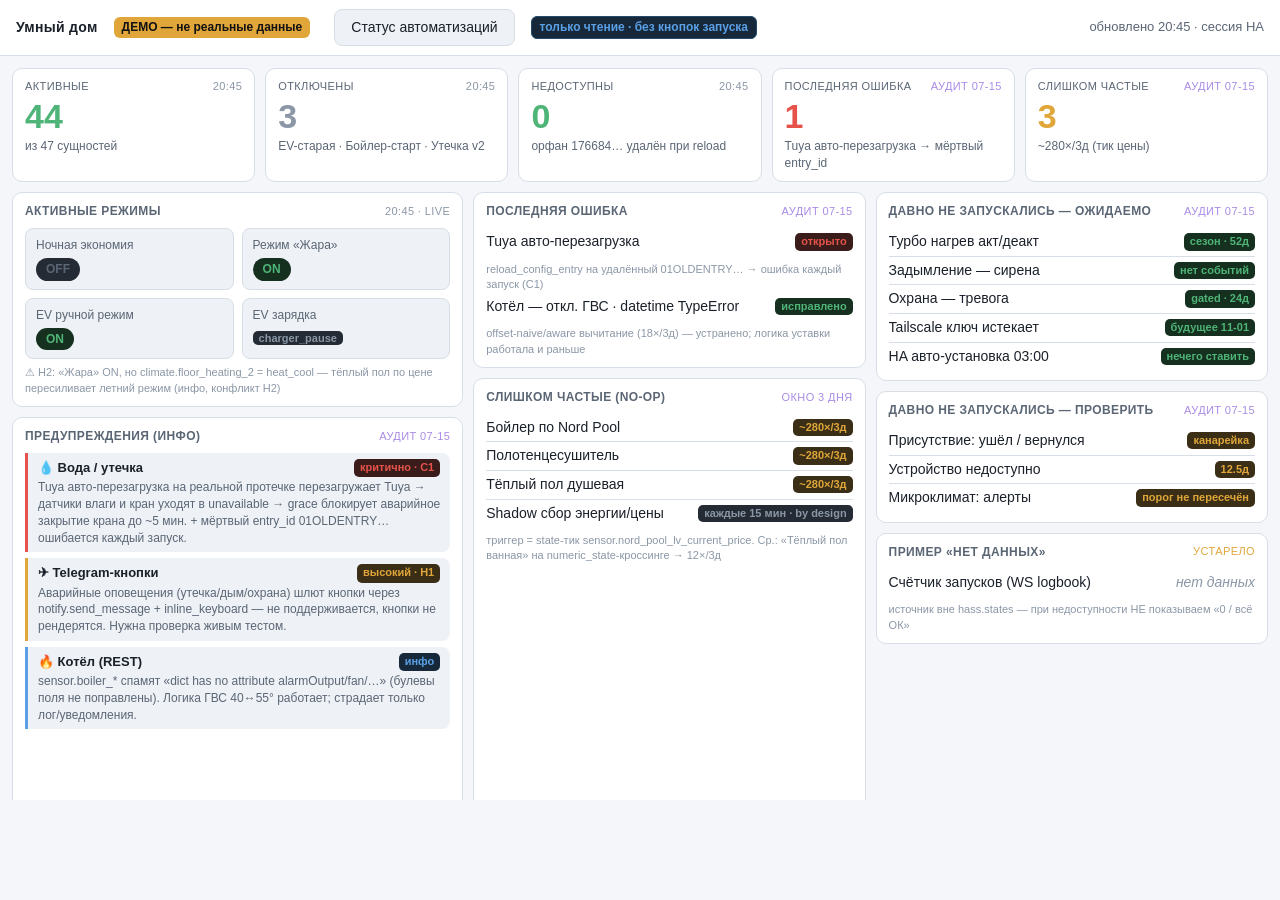
<file: docs/audit/automations_status_mock/index.html>
<!doctype html>
<html lang="ru">
<head>
<meta charset="utf-8">
<meta name="viewport" content="width=1280,initial-scale=1">
<title>Статус автоматизаций — ДЕМО (info-only)</title>
<!--
  NON-DEPLOYED WIREFRAME MOCK for the tablet "Статус автоматизаций" panel.
  Design doc: docs/audit/TABLET_AUTOMATIONS_STATUS.md
  READ-ONLY / INFO-ONLY: there are NO run / trigger / enable buttons anywhere.
  Values are DE-IDENTIFIED DEMO placeholders (flag "ДЕМО"). No hass, no token, no network.
  Every "missing data" path renders "нет данных" (never a fake green all-OK).
  Do not deploy.
-->
<style>
  :root{
    --bg:#0e1116; --panel:#171c24; --panel2:#1e2530; --line:#2a3340; --ink:#e6edf3;
    --muted:#8b97a6; --amber:#e0a63a; --red:#e5534b; --green:#4fb477; --blue:#5aa0e6;
    --grey:#5b6675; --purple:#a98be6;
  }
  *{box-sizing:border-box}
  html,body{margin:0;background:var(--bg);color:var(--ink);
    font:14px/1.4 -apple-system,Segoe UI,Roboto,sans-serif}
  .frame{width:1280px;height:800px;overflow:hidden;position:relative;margin:0 auto;background:var(--bg)}
  .top{height:56px;display:flex;align-items:center;gap:16px;padding:0 16px;
    background:var(--panel);border-bottom:1px solid var(--line)}
  .brand{font-weight:700;letter-spacing:.3px}
  .demo-flag{background:var(--amber);color:#111;font-weight:700;border-radius:6px;
    padding:2px 8px;font-size:12px}
  .tabs{display:flex;gap:8px;margin-left:8px}
  .tab{padding:8px 16px;border-radius:8px;color:var(--muted);border:1px solid transparent}
  .tab.active{background:var(--panel2);color:var(--ink);border-color:var(--line)}
  .clock{margin-left:auto;color:var(--muted);font-size:13px}
  .ro-badge{background:#16283a;color:var(--blue);border:1px solid #244a6b;
    border-radius:6px;padding:2px 8px;font-size:12px;font-weight:600}
  .screen{height:744px;overflow:hidden;padding:12px}

  /* KPI strip */
  .kpis{display:grid;grid-template-columns:repeat(5,1fr);gap:10px;margin-bottom:10px}
  .kpi{background:var(--panel);border:1px solid var(--line);border-radius:10px;padding:10px 12px}
  .kpi .lab{font-size:11px;color:var(--muted);text-transform:uppercase;letter-spacing:.4px;
    display:flex;justify-content:space-between;align-items:center}
  .kpi .num{font-size:34px;font-weight:800;line-height:1.1;margin-top:4px}
  .kpi .sub{font-size:12px;color:var(--muted);margin-top:2px}
  .num.green{color:var(--green)} .num.grey{color:var(--grey)} .num.amber{color:var(--amber)}
  .num.red{color:var(--red)}
  .stamp{font-size:11px;color:var(--grey);font-weight:500}
  .stamp.stale{color:var(--amber)}
  .stamp.audit{color:var(--purple)}

  .grid{display:grid;grid-template-columns:1.15fr 1fr 1fr;gap:10px;height:656px}
  .col{display:flex;flex-direction:column;gap:10px;overflow:hidden}
  .card{background:var(--panel);border:1px solid var(--line);border-radius:10px;padding:10px 12px}
  .card h3{margin:0 0 8px;font-size:12px;font-weight:600;color:var(--muted);
    text-transform:uppercase;letter-spacing:.4px;display:flex;justify-content:space-between;align-items:center}
  .row{display:flex;justify-content:space-between;align-items:center;padding:4px 0;gap:8px}
  .row+.row{border-top:1px solid var(--line)}
  .row .name{flex:1;min-width:0;overflow:hidden;text-overflow:ellipsis;white-space:nowrap}
  .miss{color:var(--grey);font-style:italic}
  .badge{font-size:11px;border-radius:5px;padding:1px 6px;font-weight:600;white-space:nowrap}
  .b-amber{background:#3a2f16;color:var(--amber)}
  .b-red{background:#3a1c1a;color:var(--red)}
  .b-grey{background:#242b34;color:var(--grey)}
  .b-green{background:#16301f;color:var(--green)}
  .b-blue{background:#16283a;color:var(--blue)}
  .b-purple{background:#241a3a;color:var(--purple)}
  .pill{display:inline-block;padding:3px 10px;border-radius:12px;font-size:12px;font-weight:600}
  .on{background:#16301f;color:var(--green)} .off{background:#242b34;color:var(--muted)}
  .modes{display:grid;grid-template-columns:1fr 1fr;gap:8px}
  .mode{background:var(--panel2);border:1px solid var(--line);border-radius:8px;padding:8px 10px}
  .mode .mn{font-size:12px;color:var(--muted)} .mode .mv{margin-top:4px}
  .warn{border-left:3px solid var(--line);padding:6px 10px;margin:6px 0;background:var(--panel2);border-radius:0 8px 8px 0}
  .warn.crit{border-left-color:var(--red)} .warn.high{border-left-color:var(--amber)}
  .warn.info{border-left-color:var(--blue)}
  .warn .wt{font-weight:600;font-size:13px;display:flex;justify-content:space-between;gap:8px}
  .warn .wd{font-size:12px;color:var(--muted);margin-top:2px}
  .note{font-size:11px;color:var(--grey);margin-top:6px}
  .foot{font-size:11px;color:var(--grey);text-align:center;padding:6px 0 0}
  @media (prefers-color-scheme: light){
    :root{--bg:#f4f6f9;--panel:#fff;--panel2:#eef1f5;--line:#d8dee6;--ink:#1a2029;--muted:#5b6675;--grey:#8b97a6}
  }
  :root[data-theme="dark"]{--bg:#0e1116;--panel:#171c24;--panel2:#1e2530;--line:#2a3340;--ink:#e6edf3;--muted:#8b97a6;--grey:#5b6675}
  :root[data-theme="light"]{--bg:#f4f6f9;--panel:#fff;--panel2:#eef1f5;--line:#d8dee6;--ink:#1a2029;--muted:#5b6675;--grey:#8b97a6}
</style>
</head>
<body>
<div class="frame">
  <div class="top">
    <span class="brand">Умный дом</span>
    <span class="demo-flag">ДЕМО — не реальные данные</span>
    <div class="tabs">
      <div class="tab active">Статус автоматизаций</div>
    </div>
    <span class="ro-badge">только чтение · без кнопок запуска</span>
    <span class="clock">обновлено 20:45 · сессия HA</span>
  </div>

  <section class="screen">
    <!-- KPI STRIP -->
    <div class="kpis">
      <div class="kpi">
        <div class="lab">Активные<span class="stamp">20:45</span></div>
        <div class="num green">44</div>
        <div class="sub">из 47 сущностей</div>
      </div>
      <div class="kpi">
        <div class="lab">Отключены<span class="stamp">20:45</span></div>
        <div class="num grey">3</div>
        <div class="sub">EV-старая · Бойлер-старт · Утечка v2</div>
      </div>
      <div class="kpi">
        <div class="lab">Недоступны<span class="stamp">20:45</span></div>
        <div class="num green">0</div>
        <div class="sub">орфан 176684… удалён при reload</div>
      </div>
      <div class="kpi">
        <div class="lab">Последняя ошибка<span class="stamp audit">аудит 07-15</span></div>
        <div class="num red">1</div>
        <div class="sub">Tuya авто-перезагрузка → мёртвый entry_id</div>
      </div>
      <div class="kpi">
        <div class="lab">Слишком частые<span class="stamp audit">аудит 07-15</span></div>
        <div class="num amber">3</div>
        <div class="sub">~280×/3д (тик цены)</div>
      </div>
    </div>

    <div class="grid">
      <!-- COL 1 -->
      <div class="col">
        <div class="card">
          <h3>Активные режимы<span class="stamp">20:45 · live</span></h3>
          <div class="modes">
            <div class="mode"><div class="mn">Ночная экономия</div><div class="mv"><span class="pill off">OFF</span></div></div>
            <div class="mode"><div class="mn">Режим «Жара»</div><div class="mv"><span class="pill on">ON</span></div></div>
            <div class="mode"><div class="mn">EV ручной режим</div><div class="mv"><span class="pill on">ON</span></div></div>
            <div class="mode"><div class="mn">EV зарядка</div><div class="mv"><span class="badge b-grey">charger_pause</span></div></div>
          </div>
          <div class="note">⚠ H2: «Жара» ON, но climate.floor_heating_2 = heat_cool — тёплый пол по цене пересиливает летний режим (инфо, конфликт H2)</div>
        </div>

        <div class="card" style="flex:1;overflow:hidden">
          <h3>Предупреждения (инфо)<span class="stamp audit">аудит 07-15</span></h3>
          <div class="warn crit">
            <div class="wt"><span>💧 Вода / утечка</span><span class="badge b-red">критично · C1</span></div>
            <div class="wd">Tuya авто-перезагрузка на реальной протечке перезагружает Tuya → датчики влаги и кран уходят в unavailable → grace блокирует аварийное закрытие крана до ~5 мин. + мёртвый entry_id 01OLDENTRY… ошибается каждый запуск.</div>
          </div>
          <div class="warn high">
            <div class="wt"><span>✈ Telegram-кнопки</span><span class="badge b-amber">высокий · H1</span></div>
            <div class="wd">Аварийные оповещения (утечка/дым/охрана) шлют кнопки через notify.send_message + inline_keyboard — не поддерживается, кнопки не рендерятся. Нужна проверка живым тестом.</div>
          </div>
          <div class="warn info">
            <div class="wt"><span>🔥 Котёл (REST)</span><span class="badge b-blue">инфо</span></div>
            <div class="wd">sensor.boiler_* спамят «dict has no attribute alarmOutput/fan/…» (булевы поля не поправлены). Логика ГВС 40↔55° работает; страдает только лог/уведомления.</div>
          </div>
        </div>
      </div>

      <!-- COL 2 -->
      <div class="col">
        <div class="card">
          <h3>Последняя ошибка<span class="stamp audit">аудит 07-15</span></h3>
          <div class="row"><span class="name">Tuya авто-перезагрузка</span><span class="badge b-red">открыто</span></div>
          <div class="note">reload_config_entry на удалённый 01OLDENTRY… → ошибка каждый запуск (C1)</div>
          <div class="row"><span class="name">Котёл — откл. ГВС · datetime TypeError</span><span class="badge b-green">исправлено</span></div>
          <div class="note">offset-naive/aware вычитание (18×/3д) — устранено; логика уставки работала и раньше</div>
        </div>

        <div class="card" style="flex:1;overflow:hidden">
          <h3>Слишком частые (no-op)<span class="stamp audit">окно 3 дня</span></h3>
          <div class="row"><span class="name">Бойлер по Nord Pool</span><span class="badge b-amber">~280×/3д</span></div>
          <div class="row"><span class="name">Полотенцесушитель</span><span class="badge b-amber">~280×/3д</span></div>
          <div class="row"><span class="name">Тёплый пол душевая</span><span class="badge b-amber">~280×/3д</span></div>
          <div class="row"><span class="name">Shadow сбор энергии/цены</span><span class="badge b-grey">каждые 15 мин · by design</span></div>
          <div class="note">триггер = state-тик sensor.nord_pool_lv_current_price. Ср.: «Тёплый пол ванная» на numeric_state-кроссинге → 12×/3д</div>
        </div>
      </div>

      <!-- COL 3 -->
      <div class="col">
        <div class="card">
          <h3>Давно не запускались — ожидаемо<span class="stamp audit">аудит 07-15</span></h3>
          <div class="row"><span class="name">Турбо нагрев акт/деакт</span><span class="badge b-green">сезон · 52д</span></div>
          <div class="row"><span class="name">Задымление — сирена</span><span class="badge b-green">нет событий</span></div>
          <div class="row"><span class="name">Охрана — тревога</span><span class="badge b-green">gated · 24д</span></div>
          <div class="row"><span class="name">Tailscale ключ истекает</span><span class="badge b-green">будущее 11-01</span></div>
          <div class="row"><span class="name">HA авто-установка 03:00</span><span class="badge b-green">нечего ставить</span></div>
        </div>

        <div class="card">
          <h3>Давно не запускались — проверить<span class="stamp audit">аудит 07-15</span></h3>
          <div class="row"><span class="name">Присутствие: ушёл / вернулся</span><span class="badge b-amber">канарейка</span></div>
          <div class="row"><span class="name">Устройство недоступно</span><span class="badge b-amber">12.5д</span></div>
          <div class="row"><span class="name">Микроклимат: алерты</span><span class="badge b-amber">порог не пересечён</span></div>
        </div>

        <div class="card">
          <h3>Пример «нет данных»<span class="stamp stale">устарело</span></h3>
          <div class="row"><span class="name">Счётчик запусков (WS logbook)</span><span class="miss">нет данных</span></div>
          <div class="note">источник вне hass.states — при недоступности НЕ показываем «0 / всё ОК»</div>
        </div>
      </div>
    </div>

    <div class="foot">
      Панель информационная — действий не выполняет. Время аудита: 2026-07-15 · окно улик до 17:45.
      Источники: automation_inventory.json · AUTOMATION_RUNTIME.md · AUTOMATION_CONFLICTS.md. ДЕМО.
    </div>
  </section>
</div>
</body>
</html>
</file>
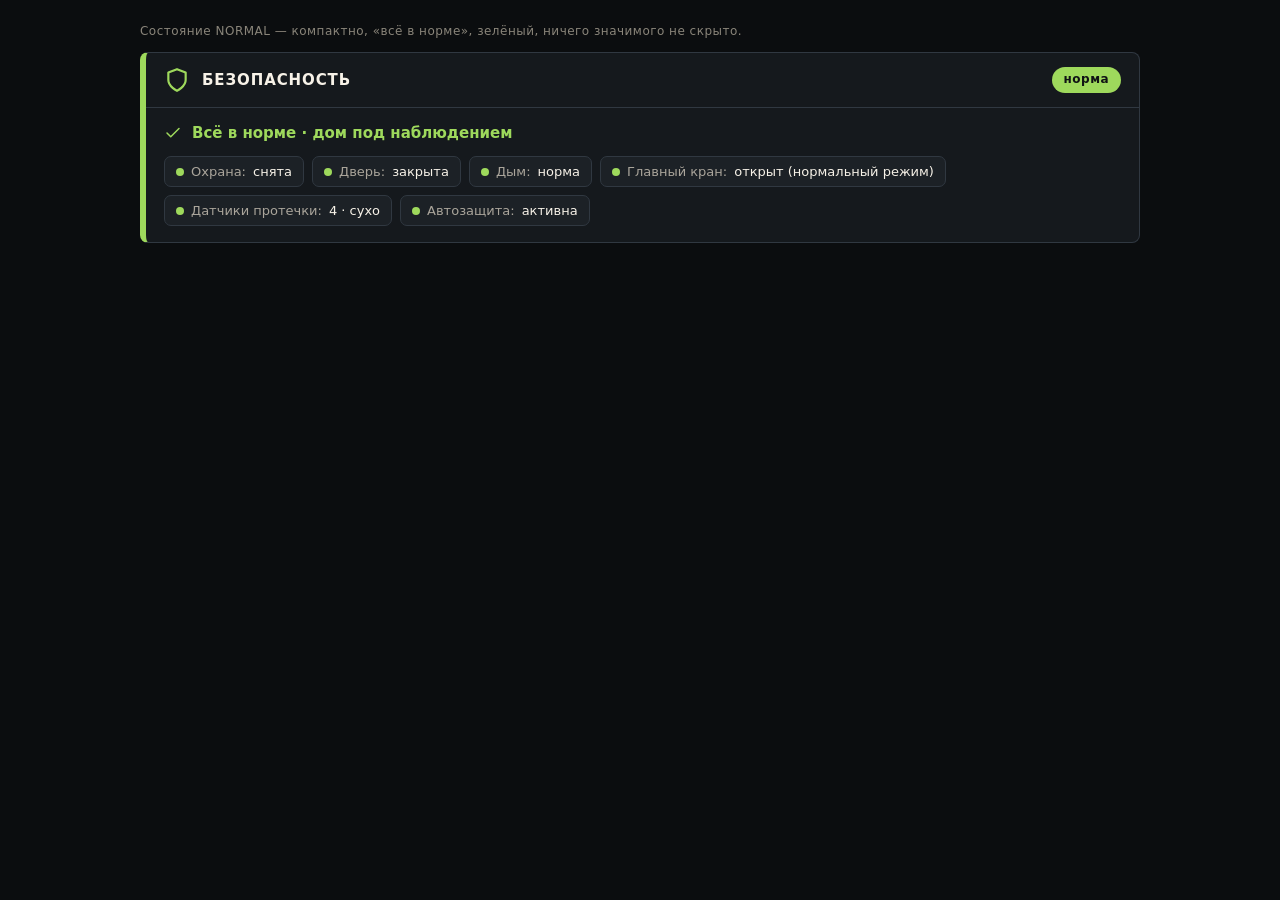
<file: docs/audit/emergency_card_mock/index.html>
<!DOCTYPE html>
<html lang="ru">
<head>
<meta charset="utf-8">
<meta name="viewport" content="width=device-width,initial-scale=1">
<title>Emergency card mock — Безопасность (classic)</title>
<style>
/* ---- Classic tablet dark tokens (copied from tablet-panel.js PANEL_CSS) ---- */
:root{
  --bg:#0b0d0f; --panel:#15191d; --panel-2:#1c2126; --panel-3:#252b31;
  --ink:#f7f2e8; --muted:#aaa59b; --faint:#8a857a; --line:#303841;
  --green:#9ed95c; --cyan:#50d5ff; --amber:#f3bd56; --red:#ee6868;
  --radius:8px; --ease:cubic-bezier(.23,1,.32,1);
  font-family:"Aptos","Segoe UI",system-ui,sans-serif;
}
*{box-sizing:border-box}
html,body{margin:0}
body{
  background:var(--bg); color:var(--ink); font-variant-numeric:tabular-nums;
  font-family:"Aptos","Segoe UI",system-ui,sans-serif;
  padding:24px; min-height:100vh;
  /* GUARANTEE: the page itself never scrolls sideways */
  overflow-x:hidden;
}
.stage{max-width:1000px;margin:0 auto}
.stage-note{font-size:12px;color:var(--faint);margin:0 0 14px;letter-spacing:.04em}

/* ============================================================
   EMERGENCY CARD  (.emg)
   NEVER reuses .signal (which clips with text-overflow:ellipsis).
   All meaningful text wraps — see .emg-wrap rule below.
   ============================================================ */
.emg{
  border-radius:var(--radius); border:1px solid var(--line);
  background:var(--panel); overflow:hidden;
}
/* left status rail — the one strong visual-priority cue */
.emg{border-left:6px solid var(--green)}
.emg.level-yellow{border-left-color:var(--amber)}
.emg.level-red{border-left-color:var(--red)}
.emg.level-unknown{border-left-color:var(--faint)}

.emg-head{
  display:flex; align-items:center; gap:12px;
  padding:14px 18px; border-bottom:1px solid var(--line);
}
.emg-head svg{width:26px;height:26px;flex:0 0 auto}
.emg.level-green  .emg-head svg{color:var(--green)}
.emg.level-yellow .emg-head svg{color:var(--amber)}
.emg.level-red    .emg-head svg{color:var(--red)}
.emg.level-unknown .emg-head svg{color:var(--faint)}
.emg-title{font-size:15px;font-weight:800;letter-spacing:.06em;text-transform:uppercase;margin:0}
.emg-spacer{flex:1 1 auto}
.emg-lvbadge{
  display:inline-flex;align-items:center;gap:6px;height:26px;padding:0 12px;
  border-radius:999px;font-size:12px;font-weight:800;letter-spacing:.04em;
  /* label wraps rather than clips on tiny widths */
  white-space:normal;line-height:1.15;text-align:center;
}
.lv-green {color:#101214;background:var(--green)}
.lv-yellow{color:#241706;background:var(--amber)}
.lv-red   {color:#fff0f0;background:var(--red)}
.lv-unknown{color:var(--ink);background:var(--panel-3);border:1px solid var(--faint)}

.emg-body{padding:16px 18px;display:grid;gap:14px}

/* ---- NORMAL: one calm line + compact non-clickable chips ---- */
.emg-calm{
  display:flex;align-items:center;gap:10px;
  font-size:15px;font-weight:700;color:var(--green);
}
.emg-calm svg{width:18px;height:18px;color:var(--green)}
.emg-chips{display:flex;flex-wrap:wrap;gap:8px}
.emg-chip{
  display:inline-flex;align-items:center;gap:7px;
  border:1px solid var(--line);background:var(--panel-2);border-radius:7px;
  padding:7px 11px;font-size:13px;color:var(--ink);
  /* chips wrap their own text, never clip */
  white-space:normal;max-width:100%;
}
.emg-chip .dot{width:8px;height:8px;border-radius:50%;flex:0 0 auto;background:var(--green)}
.emg-chip.warn .dot{background:var(--amber)}
.emg-chip.bad  .dot{background:var(--red)}
.emg-chip.unknown .dot{background:var(--faint);box-shadow:inset 0 0 0 2px var(--panel-2)}
.emg-chip .lbl{color:var(--muted)}
.emg-chip.unknown{border-style:dashed;color:var(--faint)}

/* ---- ATTENTION: readable problem lines ---- */
.emg-attn{
  display:flex;gap:11px;align-items:flex-start;
  border:1px solid color-mix(in srgb,var(--amber) 40%,var(--line));
  background:color-mix(in srgb,var(--amber) 10%,var(--panel-2));
  border-radius:8px;padding:12px 14px;
}
.emg-attn .ic{width:18px;height:18px;flex:0 0 auto;color:var(--amber);margin-top:2px}
.emg-attn .txt{font-size:14px;line-height:1.45;color:var(--ink)}
.emg-attn .txt b{color:var(--amber)}

/* ---- CRITICAL / UNAVAILABLE incident block ---- */
.emg-incident{
  border:1px solid color-mix(in srgb,var(--red) 45%,var(--line));
  background:color-mix(in srgb,var(--red) 12%,var(--panel-2));
  border-radius:9px;padding:14px 16px;display:grid;gap:10px;
}
.emg-incident.unknown{
  border-color:var(--faint);
  background:repeating-linear-gradient(135deg,var(--panel-2),var(--panel-2) 10px,color-mix(in srgb,var(--faint) 9%,var(--panel-2)) 10px,color-mix(in srgb,var(--faint) 9%,var(--panel-2)) 20px);
}
.emg-inc-what{
  display:flex;gap:10px;align-items:center;
  font-size:17px;font-weight:800;color:var(--red);
}
.emg-incident.unknown .emg-inc-what{color:var(--ink)}
.emg-inc-what svg{width:22px;height:22px;flex:0 0 auto}
.emg-fields{display:grid;gap:8px}
.emg-field{display:grid;grid-template-columns:150px 1fr;gap:6px 14px;align-items:start}
.emg-field .k{
  font-size:11px;font-weight:800;letter-spacing:.09em;text-transform:uppercase;
  color:var(--faint);padding-top:2px;
}
.emg-field .v{font-size:14px;line-height:1.5;color:var(--ink)}
.emg-field .v .mono{
  font-family:"Cascadia Code",ui-monospace,SFMono-Regular,Menlo,monospace;
  font-size:12.5px;color:var(--muted);
}
.emg-field .v .state-on{color:var(--red);font-weight:800}
.emg-field .v .state-unknown{color:var(--faint);font-weight:800;font-style:italic}
.emg-field .v .state-off{color:var(--green);font-weight:800}

/* ---- gated safe action ---- */
.emg-action{
  display:flex;flex-wrap:wrap;gap:10px 14px;align-items:center;
  border-top:1px dashed color-mix(in srgb,var(--red) 40%,var(--line));
  padding-top:11px;margin-top:2px;
}
.emg-incident.unknown .emg-action{border-top-color:var(--faint)}
.emg-btn{
  display:inline-flex;align-items:center;gap:9px;min-height:44px;
  padding:0 18px;border-radius:8px;border:1px solid var(--red);
  background:color-mix(in srgb,var(--red) 22%,var(--panel-3));
  color:#fff0f0;font-size:14px;font-weight:800;cursor:pointer;
  white-space:normal;text-align:left;line-height:1.25;
}
.emg-btn svg{width:18px;height:18px;flex:0 0 auto}
.emg-btn.neutral{border-color:var(--faint);background:var(--panel-3);color:var(--ink)}
.emg-action .gate{font-size:12.5px;color:var(--muted);line-height:1.45;flex:1 1 220px}

/* ---- "what to check" list (UNAVAILABLE) ---- */
.emg-check{display:grid;gap:6px}
.emg-check .k{font-size:11px;font-weight:800;letter-spacing:.09em;text-transform:uppercase;color:var(--faint)}
.emg-check ul{margin:0;padding-left:20px;display:grid;gap:5px}
.emg-check li{font-size:13.5px;line-height:1.5;color:var(--ink)}

/* ---- compact "rest is normal" footer for red/yellow states ---- */
.emg-rest{
  font-size:12.5px;color:var(--muted);line-height:1.5;
  border-top:1px solid var(--line);padding-top:11px;
}
.emg-rest b{color:var(--ink)}

/* =========================================================
   GLOBAL NO-ELLIPSIS / NO-CLIP GUARANTEE for the card.
   Any descendant text is allowed to wrap onto as many lines
   as it needs; nothing is ever hidden behind "…".
   ========================================================= */
.emg, .emg *{
  overflow-wrap:anywhere;    /* long entity ids / labels break to next line */
  word-break:normal;
}
.emg [class]{
  text-overflow:clip;        /* never render the ellipsis glyph */
}
</style>
</head>
<body>
<div class="stage">
  <p class="stage-note" id="stageNote"></p>
  <div id="card"></div>
</div>

<script>
/* ---- minimal icon set (same paths as production) ---- */
const ICONS={
  shield:'<path d="M12 22s8-4 8-10V5l-8-3-8 3v7c0 6 8 10 8 10z"/>',
  droplet:'<path d="M12 2s6 7 6 12a6 6 0 0 1-12 0c0-5 6-12 6-12z"/>',
  flame:'<path d="M12 22c4 0 7-3 7-7 0-5-5-8-5-13-4 3-2 7-6 10-2 2-3 4-3 6 0 3 3 4 7 4z"/>',
  door:'<path d="M4 21h16"/><path d="M7 21V3h10v18"/><path d="M14 12h.01"/>',
  bell:'<path d="M18 8a6 6 0 0 0-12 0c0 7-3 7-3 9h18c0-2-3-2-3-9"/><path d="M10 21h4"/>',
  check:'<path d="M20 6 9 17l-5-5"/>',
  alert:'<path d="M12 9v4"/><path d="M12 17h.01"/><path d="M10.3 3.9 1.8 18a2 2 0 0 0 1.7 3h17a2 2 0 0 0 1.7-3L13.7 3.9a2 2 0 0 0-3.4 0z"/>',
  help:'<circle cx="12" cy="12" r="9"/><path d="M9.1 9a3 3 0 0 1 5.8 1c0 2-3 2.5-3 2.5"/><path d="M12 17h.01"/>'
};
const icon=n=>'<svg viewBox="0 0 24 24" fill="none" stroke="currentColor" stroke-width="2" stroke-linecap="round" stroke-linejoin="round" aria-hidden="true">'+(ICONS[n]||ICONS.shield)+'</svg>';

/* ---------- reusable pieces ---------- */
function head(level,badgeText){
  const lv={green:'lv-green',yellow:'lv-yellow',red:'lv-red',unknown:'lv-unknown'}[level];
  return '<div class="emg-head">'+icon('shield')+
    '<h2 class="emg-title">Безопасность</h2><div class="emg-spacer"></div>'+
    '<span class="emg-lvbadge '+lv+'">'+badgeText+'</span></div>';
}
function chip(cls,label,val){
  return '<span class="emg-chip '+cls+'"><span class="dot"></span><span class="lbl">'+label+':</span> '+val+'</span>';
}
function field(k,v){return '<div class="emg-field"><div class="k">'+k+'</div><div class="v">'+v+'</div></div>';}

/* ---------- the four states ---------- */
function normalCard(){
  return '<div class="emg level-green">'+head('green','норма')+
    '<div class="emg-body">'+
      '<div class="emg-calm">'+icon('check')+'Всё в норме · дом под наблюдением</div>'+
      '<div class="emg-chips">'+
        chip('','Охрана','снята')+
        chip('','Дверь','закрыта')+
        chip('','Дым','норма')+
        chip('','Главный кран','открыт (нормальный режим)')+
        chip('','Датчики протечки','4 · сухо')+
        chip('','Автозащита','активна')+
      '</div>'+
    '</div></div>';
}

function attentionCard(){
  return '<div class="emg level-yellow">'+head('yellow','внимание · 2')+
    '<div class="emg-body">'+
      '<div class="emg-attn">'+icon('door')+
        '<div class="txt"><b>Дверь открыта.</b> Охрана снята — это не тревога, но дверь стоит закрыть или включить охрану, если вы уходите.</div></div>'+
      '<div class="emg-attn">'+icon('droplet')+
        '<div class="txt"><b>Состояние крана неизвестно.</b> Нет подтверждения от Tuya. Управление краном возможно, но фактическое положение сейчас не подтверждено — проверьте связь.</div></div>'+
      '<div class="emg-rest"><b>Остальное в норме:</b> дым — норма, 4 датчика протечки сухие, автозащита от протечки и дыма активна, сирена молчит.</div>'+
    '</div></div>';
}

function criticalCard(){
  // Two stacked incidents prove wrapping + stacking. Full text, no truncation.
  const leak=
    '<div class="emg-incident">'+
      '<div class="emg-inc-what">'+icon('droplet')+'Протечка воды</div>'+
      '<div class="emg-fields">'+
        field('Что случилось','Сработал датчик протечки — обнаружена вода.')+
        field('Источник','Датчик «Кухня» · <span class="mono">binary_sensor.kukhnia_moisture</span> (комната: кухня, под мойкой)')+
        field('Когда','Сработал 2 мин назад · сегодня в 09:32')+
        field('Фактическое состояние','Главный кран: <span class="state-on">ОТКРЫТ</span> — вода сейчас подаётся на весь дом (состояние подтверждено чтением от Tuya, <span class="mono">switch.voda_kran_switch_1 = on</span>)')+
      '</div>'+
      '<div class="emg-action">'+
        '<button class="emg-btn">'+icon('droplet')+'Аварийно закрыть главный кран воды</button>'+
        '<span class="gate">Действие защищено: спросит подтверждение, затем дождётся фактического подтверждения от крана и покажет успех только когда кран реально закрыт.</span>'+
      '</div>'+
    '</div>';
  const smoke=
    '<div class="emg-incident">'+
      '<div class="emg-inc-what">'+icon('flame')+'Задымление</div>'+
      '<div class="emg-fields">'+
        field('Что случилось','Сработал датчик дыма — возможно возгорание.')+
        field('Источник','Датчик «Дым» · <span class="mono">binary_sensor.wifi_th_smoke_sensor_smoke</span>')+
        field('Когда','Сработал 40 сек назад · сегодня в 09:34')+
        field('Фактическое состояние','Сирена: <span class="state-on">ВКЛЮЧЕНА</span> (<span class="mono">siren.alarm = on</span>). Проверьте помещение лично, прежде чем отключать сирену.')+
      '</div>'+
      '<div class="emg-action">'+
        '<button class="emg-btn neutral">'+icon('bell')+'Отключить сирену</button>'+
        '<span class="gate">Отключайте только после личной проверки, что задымления нет. Отключение сирены не устраняет причину.</span>'+
      '</div>'+
    '</div>';
  return '<div class="emg level-red">'+head('red','ТРЕВОГА · 2 события')+
    '<div class="emg-body">'+leak+smoke+
      '<div class="emg-rest"><b>Прочее:</b> охрана снята, дверь закрыта. Данные обновлены только что.</div>'+
    '</div></div>';
}

function unavailableCard(){
  // A protective sensor we cannot read = NOT safe -> treated as red-level,
  // but rendered with a distinct "unknown" signature (never green, never "0").
  const inc=
    '<div class="emg-incident unknown">'+
      '<div class="emg-inc-what">'+icon('help')+'Датчик протечки недоступен — защита работает вслепую</div>'+
      '<div class="emg-fields">'+
        field('Что случилось','Часть защитных датчиков не отвечает или давно не обновлялась. Пока они молчат, протечку в этих зонах обнаружить нельзя — это НЕ значит «сухо».')+
        field('Источник','Датчик «Гараж» · <span class="mono">binary_sensor.garazh_moisture</span> — состояние: <span class="state-unknown">недоступен</span><br>Датчик «Ванная» · <span class="mono">binary_sensor.vannaia_moisture</span> — устарел: последнее обновление <b>5 ч назад</b> (порог 3 ч), доверять «сухо» нельзя')+
        field('Когда','Гараж пропал 12 мин назад · Ванная молчит с 04:41')+
        field('Фактическое состояние','Главный кран: <span class="state-unknown">неизвестно</span> — нет ответа от Tuya (<span class="mono">switch.voda_kran_switch_1 = unavailable</span>). Показывается «неизвестно», а не «закрыт» и не «0».')+
      '</div>'+
      '<div class="emg-check">'+
        '<div class="k">Что проверить</div>'+
        '<ul>'+
          '<li>Питание и Wi-Fi датчика в гараже (та же слабая зона, что котёл и бойлер).</li>'+
          '<li>Связь с облаком Tuya — при сбое кран и датчики читаются как «недоступно».</li>'+
          '<li>Обновить состояния и убедиться, что датчик ванной снова отвечает.</li>'+
        '</ul>'+
      '</div>'+
      '<div class="emg-action">'+
        '<button class="emg-btn neutral">'+icon('droplet')+'Аварийно закрыть кран (если подозреваете протечку)</button>'+
        '<span class="gate">Пока датчики слепы, безопаснее закрыть воду вручную. Действие защищено подтверждением и проверкой фактического состояния крана.</span>'+
      '</div>'+
    '</div>';
  return '<div class="emg level-unknown">'+head('unknown','НЕ БЕЗОПАСНО · датчики недоступны')+
    '<div class="emg-body">'+inc+
      '<div class="emg-chips">'+
        chip('','Дым','норма')+
        chip('unknown','Кухня (протечка)','сухо')+
        chip('unknown','Душевая 1эт (протечка)','сухо')+
        chip('','Охрана','снята')+
      '</div>'+
      '<div class="emg-rest">Зелёным показаны только реально подтверждённые датчики. Недоступные и устаревшие показаны серым как «неизвестно» — не как норма.</div>'+
    '</div></div>';
}

const STATES={
  normal:{fn:normalCard, note:'Состояние NORMAL — компактно, «всё в норме», зелёный, ничего значимого не скрыто.'},
  attention:{fn:attentionCard, note:'Состояние ATTENTION (жёлтый) — короткие, полностью читаемые строки проблем.'},
  critical:{fn:criticalCard, note:'Состояние CRITICAL (красный) — карточка расширена: что / источник / время / факт (read-back) / безопасное действие. Без «…».'},
  unavailable:{fn:unavailableCard, note:'Состояние UNAVAILABLE/UNKNOWN — недоступный/устаревший защитный датчик = НЕ безопасно; «неизвестно», не зелёный, не «0», с «что проверить».'}
};

const q=new URLSearchParams(location.search);
const key=(q.get('state')||'normal').toLowerCase();
const s=STATES[key]||STATES.normal;
document.getElementById('stageNote').textContent=s.note;
document.getElementById('card').innerHTML=s.fn();
</script>
</body>
</html>
</file>
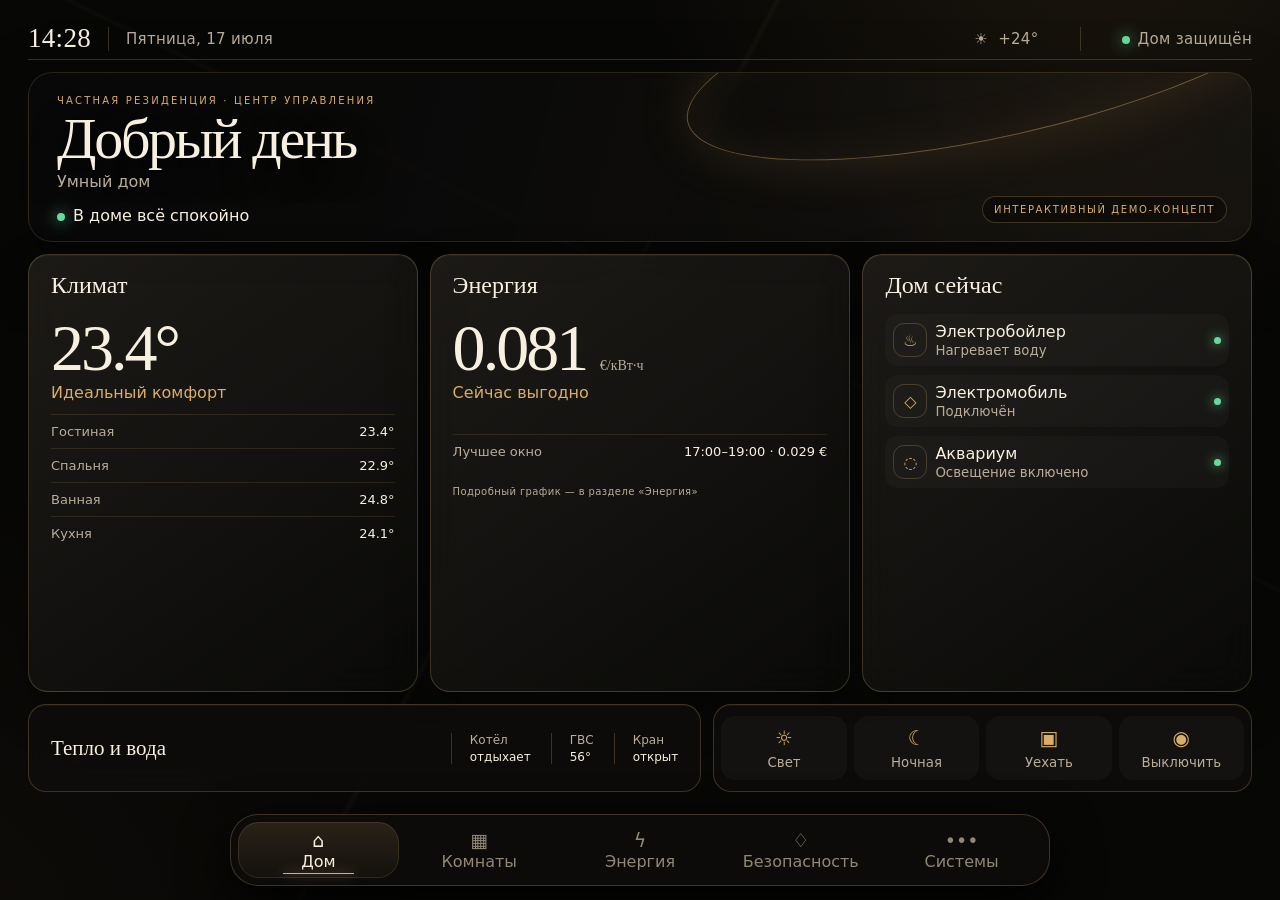
<file: docs/audit/luxury_dashboard_prototype/index.html>
<!doctype html>
<html lang="ru">
<head>
<meta charset="utf-8">
<meta name="viewport" content="width=device-width,initial-scale=1,viewport-fit=cover">
<title>Умный дом — Luxury UI Concept</title>
<style>
:root{--bg:#070706;--ivory:#f7efe0;--muted:#b9ad9a;--gold:#d8ae68;--gold2:#8c6737;--emerald:#67d99a;--line:rgba(222,180,108,.24);--glass:rgba(19,18,16,.78);--ease:cubic-bezier(.2,.8,.2,1)}
*{box-sizing:border-box}html,body{margin:0;height:100%;overflow:hidden;background:#050505;color:var(--ivory);font-family:Inter,"Segoe UI",system-ui,sans-serif}button{font:inherit;color:inherit}
body:before{content:"";position:fixed;inset:-20%;background:radial-gradient(circle at 76% 4%,rgba(202,148,74,.11),transparent 27%),radial-gradient(circle at 8% 92%,rgba(88,58,28,.1),transparent 27%),#070706;animation:ambient 22s ease-in-out infinite alternate}
body:after{content:"";position:fixed;inset:0;pointer-events:none;opacity:.28;background-image:linear-gradient(118deg,transparent 44%,rgba(228,187,119,.13) 44.2%,transparent 44.5%),linear-gradient(26deg,transparent 61%,rgba(228,187,119,.08) 61.2%,transparent 61.45%);mix-blend-mode:screen}
@keyframes ambient{to{transform:translate3d(-2%,1%,0) scale(1.05);filter:saturate(1.15)}}
.app{position:relative;z-index:1;height:100%;padding:18px 28px 14px;display:grid;grid-template-rows:42px 170px minmax(0,1fr) 88px 82px;gap:12px;max-width:1600px;margin:auto}
.top{display:flex;align-items:center;border-bottom:1px solid var(--line);font-size:15px;color:var(--muted);letter-spacing:.02em}.clock{font-family:Georgia,serif;font-size:27px;color:var(--ivory)}.sep{height:24px;width:1px;background:var(--line);margin:0 17px}.top-right{margin-left:auto;display:flex;gap:24px;align-items:center}.okdot{width:8px;height:8px;border-radius:50%;background:var(--emerald);box-shadow:0 0 16px var(--emerald);display:inline-block;margin-right:8px;animation:pulse 2.8s ease-in-out infinite}@keyframes pulse{50%{box-shadow:0 0 24px var(--emerald);opacity:.82}}
.hero{position:relative;overflow:hidden;padding:22px 28px;border-radius:24px;background:linear-gradient(105deg,rgba(8,8,8,.96),rgba(20,18,15,.72)),radial-gradient(circle at 85% 8%,rgba(235,190,112,.16),transparent 38%);border:1px solid rgba(221,180,107,.15);box-shadow:0 24px 70px rgba(0,0,0,.34)}
.hero:after{content:"";position:absolute;width:650px;height:170px;right:-80px;top:-110px;border:1px solid rgba(237,195,121,.4);border-radius:50%;transform:rotate(-13deg);box-shadow:0 0 55px rgba(216,164,85,.15),inset 0 0 55px rgba(216,164,85,.08);animation:halo 9s ease-in-out infinite alternate}@keyframes halo{to{transform:translate(-24px,10px) rotate(-9deg)}}
.kicker{text-transform:uppercase;color:var(--gold);letter-spacing:.22em;font-size:10px}.hero h1{font:400 58px/1 Georgia,"Times New Roman",serif;margin:4px 0 4px;letter-spacing:-.04em;text-shadow:0 10px 32px #000}.hero p{margin:0;color:var(--muted)}.calm{margin-top:15px;font-size:16px}.demo{position:absolute;right:24px;bottom:18px;border:1px solid var(--line);border-radius:999px;padding:7px 11px;font-size:10px;letter-spacing:.16em;color:var(--gold);background:rgba(0,0,0,.35)}
.content{display:grid;grid-template-columns:1fr 1.08fr 1fr;gap:12px;min-height:0}.card{position:relative;overflow:hidden;min-width:0;border:1px solid var(--line);border-radius:20px;padding:18px 22px;background:linear-gradient(145deg,rgba(34,31,27,.82),rgba(10,10,9,.84));box-shadow:inset 0 1px rgba(255,255,255,.045),0 18px 45px rgba(0,0,0,.3);backdrop-filter:blur(18px);transition:transform .35s var(--ease),border-color .35s,box-shadow .35s;animation:reveal .7s var(--ease) both}.card:nth-child(2){animation-delay:.08s}.card:nth-child(3){animation-delay:.16s}@keyframes reveal{from{opacity:0;transform:translateY(18px)}to{opacity:1;transform:none}}.card:hover{transform:translateY(-3px);border-color:rgba(222,180,108,.42);box-shadow:0 24px 55px rgba(0,0,0,.45),0 0 28px rgba(222,180,108,.06)}
.card h2{margin:0;font:400 24px/1 Georgia,serif}.big{font:400 66px/1 Georgia,serif;margin:18px 0 2px;letter-spacing:-.045em}.unit{font:14px Inter;color:var(--muted);letter-spacing:0}.accent{color:var(--gold)}.green{color:var(--emerald)}.rows{margin-top:12px}.row{display:flex;align-items:center;min-height:34px;border-top:1px solid rgba(222,180,108,.13);color:var(--muted);font-size:13px}.row b{margin-left:auto;color:var(--ivory);font-weight:500}.icon{width:34px;height:34px;display:grid;place-items:center;border:1px solid var(--line);border-radius:11px;margin-right:12px;color:var(--gold)}
.chart-head{display:flex;align-items:center;gap:6px;margin-top:9px}.daytab{border:1px solid rgba(222,180,108,.18);background:transparent;color:var(--muted);border-radius:999px;padding:5px 10px;font-size:10px;cursor:pointer}.daytab.on{color:var(--ivory);background:rgba(216,174,104,.1);border-color:rgba(222,180,108,.35)}.chart-note{margin-left:auto;font-size:10px;color:var(--muted)}
.chart{height:139px;margin:1px -3px 0;position:relative}.chart svg{width:100%;height:100%;overflow:visible}.gridline{stroke:rgba(222,180,108,.13);stroke-width:1;stroke-dasharray:3 4}.axis{stroke:rgba(222,180,108,.28);stroke-width:1}.axis-label{fill:#a89b88;font:9px Inter,sans-serif}.zone-cheap{fill:rgba(103,217,154,.055)}.zone-high{fill:rgba(210,116,88,.045)}.cheap-window{fill:rgba(216,174,104,.1)}.trace{fill:none;stroke:url(#g);stroke-width:2.6;stroke-linecap:round;stroke-linejoin:round;stroke-dasharray:700;stroke-dashoffset:700;animation:draw 2.1s .25s var(--ease) forwards}.chart-fill{opacity:0;animation:fade 1.2s .9s forwards}@keyframes draw{to{stroke-dashoffset:0}}@keyframes fade{to{opacity:1}}.now-line{stroke:#f1ca80;stroke-width:1;stroke-dasharray:2 3}.now{filter:drop-shadow(0 0 7px var(--gold));animation:pulseDot 2s infinite;cursor:pointer}.price-point{fill:transparent;stroke:transparent;stroke-width:14;cursor:pointer}.price-point:hover{fill:#f4d18d;stroke:rgba(244,209,141,.22)}@keyframes pulseDot{50%{r:5.5;opacity:.72}}.chart-tip{position:absolute;display:none;z-index:5;min-width:92px;padding:7px 9px;border:1px solid var(--line);border-radius:9px;background:#14120f;color:var(--ivory);font-size:10px;box-shadow:0 8px 24px #000;pointer-events:none}.chart-tip.show{display:block}.chart-tip b{display:block;color:var(--gold);font-size:12px;margin-top:2px}
.active-list{margin-top:17px;display:grid;gap:9px}.active-item{display:grid;grid-template-columns:42px 1fr auto;align-items:center;padding:8px;border-radius:13px;background:rgba(255,255,255,.025);transition:background .25s}.active-item:hover{background:rgba(216,174,104,.08)}.active-item small{display:block;color:var(--muted);margin-top:2px}.active-item i{width:7px;height:7px;border-radius:50%;background:var(--emerald);box-shadow:0 0 12px var(--emerald)}
.lower{display:grid;grid-template-columns:1.25fr 1fr;gap:12px}.statusbar,.actions{border:1px solid var(--line);border-radius:18px;background:rgba(15,14,12,.78);backdrop-filter:blur(18px);display:flex;align-items:center;box-shadow:inset 0 1px rgba(255,255,255,.04)}.statusbar{padding:0 22px;gap:20px}.status-title{font:400 21px Georgia,serif;margin-right:auto}.stat{padding-left:18px;border-left:1px solid var(--line);font-size:12px;color:var(--muted)}.stat b{color:var(--ivory);font-weight:500;display:block;margin-top:3px}.actions{padding:7px;gap:7px}.action{position:relative;overflow:hidden;flex:1;height:64px;border:1px solid transparent;border-radius:14px;background:rgba(255,255,255,.028);cursor:pointer;transition:.25s var(--ease)}.action:before{content:"";position:absolute;inset:0;background:radial-gradient(circle at var(--x,50%) var(--y,50%),rgba(225,184,112,.22),transparent 38%);opacity:0;transition:.25s}.action:hover{border-color:var(--line);transform:translateY(-2px)}.action:hover:before{opacity:1}.action:active{transform:scale(.97)}.action span{position:relative;z-index:1;display:block;font-size:20px;color:var(--gold);margin-bottom:2px}.action small{position:relative;z-index:1;color:var(--muted)}
.nav{justify-self:center;width:min(820px,86vw);height:72px;align-self:end;border:1px solid var(--line);border-radius:28px;background:rgba(14,13,11,.91);backdrop-filter:blur(22px);display:flex;padding:7px;box-shadow:0 18px 50px #000}.nav button{flex:1;border:0;border-radius:21px;background:transparent;cursor:pointer;color:#918777;transition:.3s var(--ease);position:relative}.nav button span{display:block;font-size:19px;margin-bottom:1px}.nav button.on{color:var(--ivory);background:linear-gradient(180deg,rgba(216,174,104,.14),rgba(216,174,104,.035));box-shadow:inset 0 0 0 1px rgba(216,174,104,.15)}.nav button.on:after{content:"";position:absolute;left:28%;right:28%;bottom:4px;height:1px;background:var(--gold);box-shadow:0 0 12px var(--gold)}
.app.subpage>.hero,.app.subpage>.content,.app.subpage>.lower{display:none}.subview{display:none;grid-row:2/5;min-height:0;overflow:hidden;animation:pageIn .55s var(--ease)}.app.subpage .subview.on{display:block}@keyframes pageIn{from{opacity:0;transform:translateY(12px) scale(.995)}to{opacity:1;transform:none}}
.page{height:100%;display:grid;grid-template-rows:auto minmax(0,1fr);gap:14px}.page-title{display:flex;align-items:flex-end}.page-title h1{font:400 43px/1 Georgia,serif;margin:0}.page-title p{color:var(--muted);margin:0 0 4px 16px}.page-mark{margin-left:auto;color:var(--gold);border:1px solid var(--line);border-radius:999px;padding:7px 12px;font-size:10px;letter-spacing:.09em}
.room-grid{display:grid;grid-template-columns:repeat(3,1fr);grid-template-rows:repeat(2,1fr);gap:12px;min-height:0}.room{position:relative;overflow:hidden;border:1px solid var(--line);border-radius:20px;padding:19px;background:linear-gradient(145deg,rgba(31,28,24,.86),rgba(9,9,8,.86));box-shadow:inset 0 1px rgba(255,255,255,.04);transition:.35s var(--ease)}.room:hover{transform:translateY(-3px);border-color:rgba(222,180,108,.4)}.room:after{content:"";position:absolute;width:130px;height:130px;right:-48px;top:-52px;border:1px solid rgba(216,174,104,.16);border-radius:50%;box-shadow:0 0 30px rgba(216,174,104,.05)}.room-top{display:flex;align-items:center}.room h3{font:400 22px Georgia,serif;margin:0}.room-temp{margin-left:auto;font:400 35px Georgia,serif}.room-meta{margin-top:4px;color:var(--muted);font-size:12px}.room-states{position:absolute;left:19px;right:19px;bottom:17px;display:flex;gap:7px;flex-wrap:wrap}.pill{border:1px solid rgba(222,180,108,.16);border-radius:999px;padding:6px 9px;color:var(--muted);font-size:10px;background:rgba(255,255,255,.025)}.pill.on{color:var(--ivory);border-color:rgba(216,174,104,.33);background:rgba(216,174,104,.09)}
.energy-page-grid{display:grid;grid-template-columns:1.55fr .8fr;gap:12px;min-height:0}.energy-main,.energy-side>section{border:1px solid var(--line);border-radius:20px;background:linear-gradient(145deg,rgba(31,28,24,.84),rgba(9,9,8,.88));box-shadow:inset 0 1px rgba(255,255,255,.04)}.energy-main{padding:18px 22px;display:grid;grid-template-rows:auto minmax(0,1fr) auto}.energy-main-head{display:flex;align-items:flex-start}.energy-main-head .value{font:400 48px Georgia,serif}.energy-main-head small{color:var(--muted)}.energy-main-head .price-status{margin-left:14px;margin-top:8px;color:var(--emerald)}.energy-main .chart{height:auto;min-height:205px;margin-top:8px}.energy-legend{display:flex;gap:18px;color:var(--muted);font-size:10px}.legend-dot{display:inline-block;width:7px;height:7px;border-radius:50%;margin-right:5px}.energy-side{display:grid;grid-template-rows:1fr 1.15fr;gap:12px}.energy-side>section{padding:17px}.energy-side h3{font:400 19px Georgia,serif;margin:0 0 12px}.metric{display:flex;padding:9px 0;border-top:1px solid rgba(222,180,108,.12);font-size:11px;color:var(--muted)}.metric b{margin-left:auto;color:var(--ivory);font-weight:500}.loadbar{height:5px;background:rgba(255,255,255,.06);border-radius:5px;margin-top:5px;overflow:hidden}.loadbar i{display:block;height:100%;background:linear-gradient(90deg,var(--gold2),var(--gold));border-radius:5px}
.content .chart,.content .chart-head{display:none}.content article:nth-child(2) .rows{margin-top:32px}.content article:nth-child(2):after{content:"Подробный график — в разделе «Энергия»";display:block;margin-top:18px;color:var(--muted);font-size:10px;letter-spacing:.04em}
.safety-grid{display:grid;grid-template-columns:1.25fr .75fr;gap:12px;min-height:0}.safety-main,.safety-side>section,.system-card{border:1px solid var(--line);border-radius:20px;background:linear-gradient(145deg,rgba(31,28,24,.84),rgba(9,9,8,.88));box-shadow:inset 0 1px rgba(255,255,255,.04)}.safety-main{padding:20px;display:grid;grid-template-columns:repeat(2,1fr);gap:10px}.safety-item{border:1px solid rgba(222,180,108,.14);border-radius:16px;padding:15px;background:rgba(255,255,255,.02)}.safety-item .safety-icon{font-size:24px;color:var(--gold)}.safety-item h3{font:400 19px Georgia,serif;margin:9px 0 4px}.safety-item p{margin:0;color:var(--muted);font-size:11px}.safety-item .state{display:inline-block;margin-top:12px;color:var(--emerald);font-size:11px}.safety-side{display:grid;grid-template-rows:1fr 1fr;gap:12px}.safety-side>section{padding:17px}.safety-side h3{font:400 19px Georgia,serif;margin:0 0 10px}.event{padding:8px 0;border-top:1px solid rgba(222,180,108,.12);font-size:11px;color:var(--muted)}.event time{color:var(--gold);margin-right:8px}.safe-action{width:100%;margin-top:10px;padding:10px;border:1px solid var(--line);border-radius:12px;background:rgba(216,174,104,.07);color:var(--ivory)}
.systems{display:grid;grid-template-columns:210px minmax(0,1fr);gap:12px;min-height:0}.system-menu{border:1px solid var(--line);border-radius:20px;padding:9px;background:rgba(14,13,11,.83)}.system-menu button{display:block;width:100%;border:0;border-radius:13px;padding:13px;text-align:left;background:transparent;color:var(--muted);cursor:pointer;margin-bottom:4px}.system-menu button.on{color:var(--ivory);background:rgba(216,174,104,.1);box-shadow:inset 0 0 0 1px rgba(216,174,104,.14)}.system-content{min-width:0}.system-panel{display:none;height:100%}.system-panel.on{display:grid;grid-template-columns:repeat(3,1fr);gap:12px;animation:pageIn .4s var(--ease)}.system-card{padding:18px;min-width:0}.system-card h3{font:400 20px Georgia,serif;margin:0 0 12px}.system-card .large-state{font:400 38px Georgia,serif;margin:8px 0;color:var(--ivory)}.system-card p{color:var(--muted);font-size:11px;line-height:1.5}.system-card.wide{grid-column:span 2}.health-ring{width:58px;height:58px;border:5px solid rgba(216,174,104,.17);border-top-color:var(--emerald);border-radius:50%;display:grid;place-items:center;color:var(--ivory)}
.toast{position:fixed;z-index:9;left:50%;bottom:100px;transform:translate(-50%,15px);opacity:0;background:#17140f;border:1px solid var(--line);padding:12px 20px;border-radius:999px;color:var(--ivory);transition:.35s var(--ease);pointer-events:none}.toast.show{opacity:1;transform:translate(-50%,0)}
.view-label{display:none}
@media(max-width:1050px){.app{padding:12px 16px 10px;grid-template-rows:38px 145px minmax(0,1fr) 82px 72px;gap:9px}.hero{padding:18px 22px}.hero h1{font-size:46px}.content{grid-template-columns:.95fr 1.08fr 1fr;gap:9px}.card{padding:14px 16px}.big{font-size:54px;margin-top:12px}.row{min-height:29px}.active-list{gap:5px;margin-top:10px}.active-item{padding:5px}.statusbar{padding:0 15px;gap:12px}.stat{padding-left:10px}.action{height:58px}.nav{height:62px}.nav button span{font-size:16px}}
@media(prefers-reduced-motion:reduce){*,*:before,*:after{animation:none!important;transition:none!important}}
</style>
</head>
<body>
<main class="app">
  <header class="top"><span class="clock">14:28</span><span class="sep"></span><span>Пятница, 17 июля</span><div class="top-right"><span>☀︎&nbsp; +24°</span><span class="sep"></span><span><i class="okdot"></i>Дом защищён</span></div></header>
  <section class="hero"><div class="kicker">частная резиденция · центр управления</div><h1>Добрый день</h1><p>Умный дом</p><div class="calm"><i class="okdot"></i>В доме всё спокойно</div><span class="demo">ИНТЕРАКТИВНЫЙ ДЕМО-КОНЦЕПТ</span></section>
  <section class="content">
    <article class="card"><h2>Климат</h2><div class="big">23.4°</div><div class="accent">Идеальный комфорт</div><div class="rows"><div class="row">Гостиная<b>23.4°</b></div><div class="row">Спальня<b>22.9°</b></div><div class="row">Ванная<b>24.8°</b></div><div class="row">Кухня<b>24.1°</b></div></div></article>
    <article class="card"><h2>Энергия</h2><div class="big">0.081 <span class="unit">€/кВт·ч</span></div><div class="accent">Сейчас выгодно</div><div class="chart-head"><button class="daytab on" data-day="today">Сегодня</button><button class="daytab" data-day="tomorrow">Завтра</button><span class="chart-note">цена Nord Pool с НДС</span></div><div class="chart" id="priceChart"><div class="chart-tip" id="chartTip"></div><svg viewBox="0 0 430 145" preserveAspectRatio="none" aria-label="Почасовая цена Nord Pool"><defs><linearGradient id="g"><stop stop-color="#856335"/><stop offset=".45" stop-color="#f0ca82"/><stop offset="1" stop-color="#856335"/></linearGradient><linearGradient id="f" x1="0" y1="0" x2="0" y2="1"><stop stop-color="#d8ae68" stop-opacity=".16"/><stop offset="1" stop-color="#d8ae68" stop-opacity="0"/></linearGradient></defs><rect class="zone-high" x="40" y="12" width="372" height="23"/><rect class="zone-cheap" x="40" y="91" width="372" height="25"/><rect class="cheap-window" x="300" y="12" width="31" height="104"/><line class="gridline" x1="40" y1="12" x2="412" y2="12"/><line class="gridline" x1="40" y1="38" x2="412" y2="38"/><line class="gridline" x1="40" y1="64" x2="412" y2="64"/><line class="gridline" x1="40" y1="90" x2="412" y2="90"/><line class="gridline" x1="40" y1="116" x2="412" y2="116"/><line class="axis" x1="40" y1="12" x2="40" y2="116"/><line class="axis" x1="40" y1="116" x2="412" y2="116"/><g class="axis-label"><text x="2" y="15">0.20 €</text><text x="2" y="41">0.15 €</text><text x="2" y="67">0.10 €</text><text x="2" y="93">0.05 €</text><text x="2" y="119">0.00 €</text><text x="37" y="136">00:00</text><text x="126" y="136">06:00</text><text x="219" y="136">12:00</text><text x="311" y="136">18:00</text><text x="390" y="136">24:00</text></g><path class="chart-fill" d="M40 39 C75 22 105 27 133 51 S190 87 226 74 S280 97 319 101 S368 55 412 33 L412 116 L40 116Z" fill="url(#f)"/><path class="trace" d="M40 39 C75 22 105 27 133 51 S190 87 226 74 S280 97 319 101 S368 55 412 33"/><line class="now-line" x1="265" y1="12" x2="265" y2="116"/><circle class="now" cx="265" cy="88" r="4" fill="#f5d28e"/><g id="pricePoints"><circle class="price-point" cx="40" cy="39" r="3" data-time="00:00" data-price="0.148"/><circle class="price-point" cx="133" cy="51" r="3" data-time="06:00" data-price="0.126"/><circle class="price-point" cx="226" cy="74" r="3" data-time="12:00" data-price="0.081"/><circle class="price-point" cx="265" cy="88" r="3" data-time="14:28" data-price="0.081"/><circle class="price-point" cx="319" cy="101" r="3" data-time="18:00" data-price="0.029"/><circle class="price-point" cx="412" cy="33" r="3" data-time="24:00" data-price="0.158"/></g></svg></div><div class="rows"><div class="row">Лучшее окно<b class="accent">17:00–19:00 · 0.029 €</b></div></div></article>
    <article class="card"><h2>Дом сейчас</h2><div class="active-list"><div class="active-item"><span class="icon">♨</span><div>Электробойлер<small>Нагревает воду</small></div><i></i></div><div class="active-item"><span class="icon">◇</span><div>Электромобиль<small>Подключён</small></div><i></i></div><div class="active-item"><span class="icon">◌</span><div>Аквариум<small>Освещение включено</small></div><i></i></div></div></article>
  </section>
  <section class="lower"><div class="statusbar"><span class="status-title">Тепло и вода</span><span class="stat">Котёл<b>отдыхает</b></span><span class="stat">ГВС<b>56°</b></span><span class="stat">Кран<b>открыт</b></span></div><div class="actions"><button class="action" data-name="Свет"><span>☼</span><small>Свет</small></button><button class="action" data-name="Ночная экономия"><span>☾</span><small>Ночная</small></button><button class="action" data-name="Уехать"><span>▣</span><small>Уехать</small></button><button class="action" data-name="Всё выключить"><span>◉</span><small>Выключить</small></button></div></section>
  <section class="subview" id="roomsView"><div class="page"><header class="page-title"><h1>Комнаты</h1><p>Климат, свет и устройства — без технического шума</p><span class="page-mark">6 ПРОСТРАНСТВ</span></header><div class="room-grid"><article class="room"><div class="room-top"><h3>Гостиная</h3><span class="room-temp">23.4°</span></div><div class="room-meta">Влажность 48% · комфортно</div><div class="room-states"><span class="pill on">Мягкий свет</span><span class="pill">TV выключен</span><span class="pill">Шторы открыты</span></div></article><article class="room"><div class="room-top"><h3>Кухня</h3><span class="room-temp">24.1°</span></div><div class="room-meta">Влажность 51% · комфортно</div><div class="room-states"><span class="pill on">Подсветка</span><span class="pill">Остров</span><span class="pill">Рециркуляция</span></div></article><article class="room"><div class="room-top"><h3>Ванная</h3><span class="room-temp">24.8°</span></div><div class="room-meta">Тёплый пол · auto</div><div class="room-states"><span class="pill on">Пол 24.2°</span><span class="pill">Сухо</span><span class="pill">Свет выключен</span></div></article><article class="room"><div class="room-top"><h3>Спальня</h3><span class="room-temp">22.9°</span></div><div class="room-meta">Тихий режим · комфортно</div><div class="room-states"><span class="pill">Свет выключен</span><span class="pill">Ночной сценарий</span></div></article><article class="room"><div class="room-top"><h3>Душевая</h3><span class="room-temp">24.5°</span></div><div class="room-meta">Тёплый пол · auto</div><div class="room-states"><span class="pill on">Пол 24.7°</span><span class="pill">Сухо</span></div></article><article class="room"><div class="room-top"><h3>Гараж</h3><span class="room-temp">18.6°</span></div><div class="room-meta">Ворота закрыты · сухо</div><div class="room-states"><span class="pill on">EV подключён</span><span class="pill">Свет выключен</span></div></article></div></div></section>
  <section class="subview" id="energyView"><div class="page"><header class="page-title"><h1>Энергия</h1><p>Биржевая цена, потребление и лучшее время для нагрузок</p><span class="page-mark">NORD POOL · СЕГОДНЯ</span></header><div class="energy-page-grid"><section class="energy-main"><div class="energy-main-head"><div><small>Текущая цена</small><div class="value">0.081 <span class="unit">€/кВт·ч</span></div></div><div class="price-status">● Сейчас выгодно</div><div style="margin-left:auto" class="chart-head"><button class="daytab on">Сегодня</button><button class="daytab">Завтра</button></div></div><div class="chart"><svg viewBox="0 0 760 250" preserveAspectRatio="none"><defs><linearGradient id="eg"><stop stop-color="#856335"/><stop offset=".48" stop-color="#f0ca82"/><stop offset="1" stop-color="#856335"/><linearGradient id="ef" x1="0" y1="0" x2="0" y2="1"><stop stop-color="#d8ae68" stop-opacity=".18"/><stop offset="1" stop-color="#d8ae68" stop-opacity="0"/></linearGradient></defs><rect class="zone-high" x="58" y="15" width="675" height="46"/><rect class="zone-cheap" x="58" y="151" width="675" height="43"/><rect class="cheap-window" x="535" y="15" width="57" height="179"/><g><line class="gridline" x1="58" y1="15" x2="733" y2="15"/><line class="gridline" x1="58" y1="60" x2="733" y2="60"/><line class="gridline" x1="58" y1="105" x2="733" y2="105"/><line class="gridline" x1="58" y1="150" x2="733" y2="150"/><line class="gridline" x1="58" y1="194" x2="733" y2="194"/></g><line class="axis" x1="58" y1="15" x2="58" y2="194"/><line class="axis" x1="58" y1="194" x2="733" y2="194"/><g class="axis-label"><text x="5" y="19">0.20 €</text><text x="5" y="64">0.15 €</text><text x="5" y="109">0.10 €</text><text x="5" y="154">0.05 €</text><text x="5" y="198">0.00 €</text><text x="52" y="220">00:00</text><text x="216" y="220">06:00</text><text x="385" y="220">12:00</text><text x="553" y="220">18:00</text><text x="700" y="220">24:00</text></g><path d="M58 61 C126 28 179 41 228 84 S331 144 396 121 S493 159 564 170 S652 88 733 51 L733 194 L58 194Z" fill="url(#ef)"/><path class="trace" d="M58 61 C126 28 179 41 228 84 S331 144 396 121 S493 159 564 170 S652 88 733 51"/><line class="now-line" x1="466" y1="15" x2="466" y2="194"/><circle class="now" cx="466" cy="143" r="5" fill="#f5d28e"/><text class="axis-label" x="447" y="238">сейчас 14:28</text></svg></div><div class="energy-legend"><span><i class="legend-dot" style="background:#67d99a"></i>выгодно ≤0.05</span><span><i class="legend-dot" style="background:#d8ae68"></i>обычная цена</span><span><i class="legend-dot" style="background:#b86e54"></i>дорого ≥0.15</span><span style="margin-left:auto;color:var(--gold)">Лучшее окно 17:00–19:00</span></div></section><aside class="energy-side"><section><h3>Сегодня</h3><div class="metric">Учтено энергии<b>13.11 кВт·ч</b></div><div class="metric">Стоимость Nord Pool<b>0.64 €</b></div><div class="metric">Полнота данных<b>93%</b></div></section><section><h3>Основные нагрузки</h3><div class="metric">Бойлер<b>10.58 кВт·ч</b></div><div class="loadbar"><i style="width:78%"></i></div><div class="metric">Гидрофор<b>1.98 кВт·ч</b></div><div class="loadbar"><i style="width:26%"></i></div><div class="metric">Аквариум<b>0.52 кВт·ч</b></div><div class="loadbar"><i style="width:10%"></i></div></section></aside></div></div></section>
  <section class="subview" id="securityView"><div class="page"><header class="page-title"><h1>Безопасность</h1><p>Вода, дым, охрана и критические датчики</p><span class="page-mark"><i class="okdot"></i>ВСЁ СПОКОЙНО</span></header><div class="safety-grid"><section class="safety-main"><article class="safety-item"><div class="safety-icon">♧</div><h3>Защита от протечки</h3><p>Ванная, душевая, кухня и гараж</p><span class="state">● Все датчики доступны · сухо</span></article><article class="safety-item"><div class="safety-icon">≈</div><h3>Главный кран</h3><p>Последняя проверка состояния 2 минуты назад</p><span class="state">● Открыт · нормальное состояние</span></article><article class="safety-item"><div class="safety-icon">♨</div><h3>Дым и сирена</h3><p>Датчик дыма доступен, сирена готова</p><span class="state">● Дым не обнаружен</span></article><article class="safety-item"><div class="safety-icon">◇</div><h3>Охрана</h3><p>Двери закрыты, движение не обнаружено</p><span class="state">● Снята с охраны · владелец дома</span></article></section><aside class="safety-side"><section><h3>События сегодня</h3><div class="event"><time>12:44</time>Защита после запуска восстановлена</div><div class="event"><time>09:00</time>Проверка датчиков завершена</div><div class="event"><time>00:13</time>Резервная копия создана</div></section><section><h3>Быстрый доступ</h3><p style="color:var(--muted);font-size:11px">Опасные действия всегда требуют отдельного подтверждения и проверки результата.</p><button class="safe-action" data-demo="Камеры">Открыть камеры</button><button class="safe-action" data-demo="История безопасности">История событий</button></section></aside></div></div></section>
  <section class="subview" id="systemsView"><div class="page"><header class="page-title"><h1>Системы</h1><p>Инженерия дома и техническое состояние</p><span class="page-mark">READ-ONLY ДЕМО</span></header><div class="systems"><aside class="system-menu"><button class="on" data-system="heat">Тепло и вода</button><button data-system="server">Server</button><button data-system="auto">Автоматизации</button><button data-system="service">Обслуживание</button></aside><div class="system-content"><section class="system-panel on" data-panel="heat"><article class="system-card"><h3>Котёл</h3><div class="large-state">Отдыхает</div><p>Штатный летний режим. Электробойлер нагревает воду по низкой цене Nord Pool.</p></article><article class="system-card"><h3>Горячая вода</h3><div class="large-state">56°</div><div class="metric">Уставка котла<b>40°</b></div><div class="metric">Электробойлер<b class="green">работает</b></div></article><article class="system-card"><h3>Тёплые полы</h3><div class="metric">Ванная<b>24.2° · auto</b></div><div class="metric">Душевая<b>24.7° · auto</b></div><div class="metric">Режим жара<b>выключен</b></div></article><article class="system-card wide"><h3>Почему дом работает именно так</h3><p>Цена электричества низкая → электробойлер включён → котёл снижает уставку ГВС до 40° и отдыхает. После отключения ТЭНа уставка котла возвращается к 55°.</p></article><article class="system-card"><h3>Вода</h3><div class="metric">Кран<b>открыт</b></div><div class="metric">Рециркуляция<b>выключена</b></div><div class="metric">Гидрофор<b>доступен</b></div></article></section><section class="system-panel" data-panel="server"><article class="system-card"><h3>Proxmox</h3><div class="health-ring">OK</div><p>Узел mylab доступен</p></article><article class="system-card"><h3>Виртуальные машины</h3><div class="large-state">5 / 6</div><p>Пять работают, один шаблон остановлен намеренно.</p></article><article class="system-card"><h3>Хранилище</h3><div class="large-state">37%</div><p>173 из 474 ГиБ · прогноз появится после накопления истории.</p></article><article class="system-card wide"><h3>Нагрузка</h3><div class="metric">CPU узла<b>16%</b></div><div class="loadbar"><i style="width:16%"></i></div><div class="metric">RAM узла<b>80%</b></div><div class="loadbar"><i style="width:80%"></i></div></article><article class="system-card"><h3>Backup</h3><div class="large-state">Свежий</div><p>Последний успешный backup сегодня в 00:13.</p></article></section><section class="system-panel" data-panel="auto"><article class="system-card"><h3>Автоматизации</h3><div class="large-state">49</div><p>Все загружены, уникальные ID проверены.</p></article><article class="system-card"><h3>Критические</h3><div class="large-state green">Готовы</div><p>Протечка, дым, охрана и watchdog доступны.</p></article><article class="system-card"><h3>Активные режимы</h3><div class="metric">Ночная экономия<b>выкл</b></div><div class="metric">Ручной EV<b>выкл</b></div></article><article class="system-card wide"><h3>Последние значимые срабатывания</h3><div class="event"><time>12:44</time>Startup grace завершён</div><div class="event"><time>08:15</time>Бойлер включён по низкой цене</div></article><article class="system-card"><h3>Ошибки</h3><div class="large-state green">0</div><p>Нет подтверждённых активных ошибок.</p></article></section><section class="system-panel" data-panel="service"><article class="system-card"><h3>Home Assistant</h3><div class="large-state green">Online</div><p>Состояния обновляются штатно.</p></article><article class="system-card"><h3>Обновления</h3><div class="large-state">2</div><p>Доступны Core и Matter Server.</p></article><article class="system-card"><h3>Устройства</h3><div class="large-state">≈130</div><p>Недоступные и архивные сущности требуют отдельной классификации.</p></article><article class="system-card wide"><h3>Диагностика</h3><div class="metric">Секреты в web-root<b class="green">0</b></div><div class="metric">Последний backup<b>сегодня 00:13</b></div><div class="metric">Energy shadow<b>пишется</b></div></article><article class="system-card"><h3>Настройки панели</h3><p>Тема, анимации, яркость и режим ожидания.</p></article></section></div></div></div></section>
  <nav class="nav"><button class="on" data-view="Дом"><span>⌂</span>Дом</button><button data-view="Комнаты"><span>▦</span>Комнаты</button><button data-view="Энергия"><span>ϟ</span>Энергия</button><button data-view="Безопасность"><span>♢</span>Безопасность</button><button data-view="Системы"><span>•••</span>Системы</button></nav>
</main><div class="toast" id="toast"></div>
<script>
const toast=document.querySelector('#toast');let timer;
function say(text){toast.textContent=text;toast.classList.add('show');clearTimeout(timer);timer=setTimeout(()=>toast.classList.remove('show'),1800)}
document.querySelectorAll('.nav button').forEach(b=>b.addEventListener('click',()=>{document.querySelectorAll('.nav button').forEach(x=>x.classList.remove('on'));b.classList.add('on');const app=document.querySelector('.app'),views={Комнаты:document.querySelector('#roomsView'),Энергия:document.querySelector('#energyView'),Безопасность:document.querySelector('#securityView'),Системы:document.querySelector('#systemsView')};Object.values(views).forEach(v=>v.classList.remove('on'));if(b.dataset.view==='Дом'){app.classList.remove('subpage')}else{app.classList.add('subpage');views[b.dataset.view].classList.add('on')}}));
document.querySelectorAll('.action').forEach(b=>{b.addEventListener('pointermove',e=>{const r=b.getBoundingClientRect();b.style.setProperty('--x',(e.clientX-r.left)+'px');b.style.setProperty('--y',(e.clientY-r.top)+'px')});b.addEventListener('click',()=>say(b.dataset.name+' · демонстрация, команда не отправлена'))});
const chart=document.querySelector('#priceChart'),tip=document.querySelector('#chartTip');
document.querySelectorAll('.price-point').forEach(p=>{const show=e=>{const r=chart.getBoundingClientRect(),x=(e.clientX||r.left+r.width/2)-r.left,y=(e.clientY||r.top+50)-r.top;tip.innerHTML=p.dataset.time+'<b>'+p.dataset.price+' €/кВт·ч</b>';tip.style.left=Math.max(4,Math.min(x+9,r.width-105))+'px';tip.style.top=Math.max(4,y-48)+'px';tip.classList.add('show')};p.addEventListener('pointerenter',show);p.addEventListener('pointermove',show);p.addEventListener('pointerleave',()=>tip.classList.remove('show'));p.addEventListener('click',e=>{show(e);setTimeout(()=>tip.classList.remove('show'),1800)})});
document.querySelectorAll('.daytab').forEach(b=>b.addEventListener('click',()=>{document.querySelectorAll('.daytab').forEach(x=>x.classList.remove('on'));b.classList.add('on');say(b.dataset.day==='today'?'Цены за сегодня':'Завтрашние цены появятся после публикации Nord Pool')}));
document.querySelectorAll('.system-menu button').forEach(b=>b.addEventListener('click',()=>{document.querySelectorAll('.system-menu button').forEach(x=>x.classList.remove('on'));document.querySelectorAll('.system-panel').forEach(x=>x.classList.remove('on'));b.classList.add('on');document.querySelector('[data-panel="'+b.dataset.system+'"]').classList.add('on')}));
document.querySelectorAll('[data-demo]').forEach(b=>b.addEventListener('click',()=>say(b.dataset.demo+' · демонстрационный переход')));
</script>
</body>
</html>
</file>
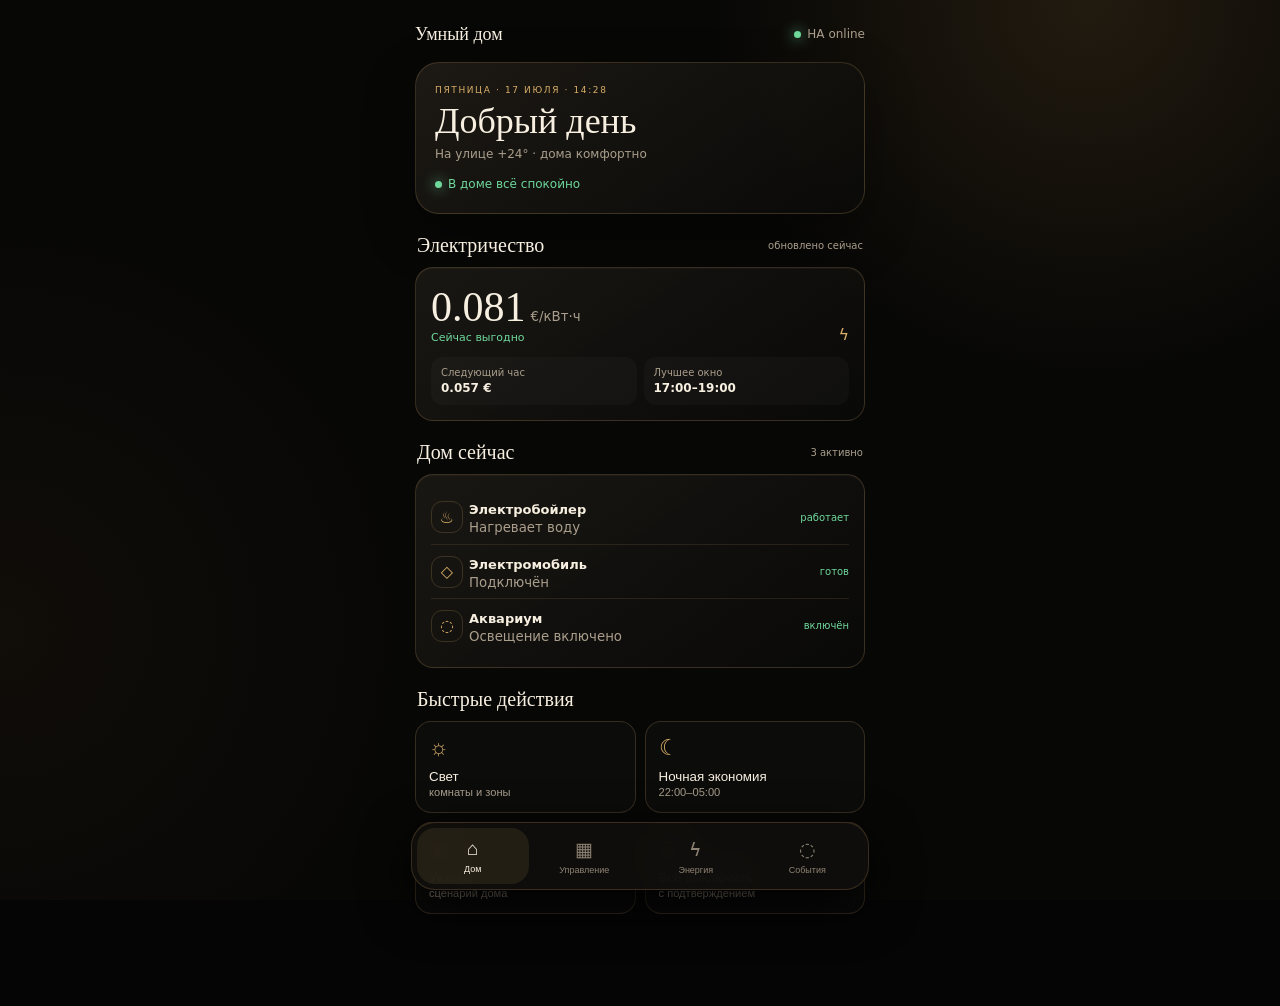
<file: docs/audit/luxury_miniapp_prototype/index.html>
<!doctype html>
<html lang="ru"><head><meta charset="utf-8"><meta name="viewport" content="width=device-width,initial-scale=1,viewport-fit=cover"><title>Умный дом — Mini App Concept</title>
<style>
:root{--bg:#070706;--panel:#171512;--panel2:#211d18;--ink:#f7efe0;--muted:#aa9e8c;--gold:#d9ae67;--line:rgba(220,177,106,.2);--green:#6fd89b;--red:#d46d63;--ease:cubic-bezier(.2,.8,.2,1)}*{box-sizing:border-box}html,body{margin:0;min-height:100%;background:#050505;color:var(--ink);font-family:Inter,"Segoe UI",system-ui,sans-serif}body:before{content:"";position:fixed;inset:0;background:radial-gradient(circle at 85% 0,rgba(199,145,71,.14),transparent 27%),radial-gradient(circle at 0 70%,rgba(104,70,35,.1),transparent 30%),#070706;pointer-events:none}.app{position:relative;z-index:1;width:min(100%,480px);min-height:100dvh;margin:auto;padding:calc(14px + env(safe-area-inset-top)) 15px calc(92px + env(safe-area-inset-bottom))}.top{display:flex;align-items:center;height:40px;color:var(--muted);font-size:12px}.brand{font:400 18px Georgia,serif;color:var(--ink)}.online{margin-left:auto}.dot{display:inline-block;width:7px;height:7px;border-radius:50%;background:var(--green);box-shadow:0 0 13px var(--green);margin-right:6px}.page{display:none;animation:in .4s var(--ease)}.page.on{display:block}@keyframes in{from{opacity:0;transform:translateY(10px)}to{opacity:1;transform:none}}.hero{margin-top:8px;padding:22px 19px;border:1px solid var(--line);border-radius:24px;background:linear-gradient(145deg,rgba(33,29,23,.88),rgba(10,10,9,.91));box-shadow:0 20px 50px rgba(0,0,0,.34)}.eyebrow{font-size:9px;letter-spacing:.18em;color:var(--gold);text-transform:uppercase}.hero h1{font:400 36px/1 Georgia,serif;margin:8px 0 8px}.hero p{margin:0;color:var(--muted);font-size:12px}.calm{margin-top:16px;color:var(--green);font-size:12px}.section-title{display:flex;align-items:center;margin:20px 2px 10px}.section-title h2{font:400 20px Georgia,serif;margin:0}.section-title span{margin-left:auto;color:var(--muted);font-size:10px}.card{border:1px solid var(--line);border-radius:18px;padding:15px;background:linear-gradient(145deg,rgba(29,26,22,.84),rgba(10,10,9,.89));box-shadow:inset 0 1px rgba(255,255,255,.035);margin-bottom:10px}.price{display:grid;grid-template-columns:1fr auto;align-items:end}.price strong{font:400 42px Georgia,serif}.price small{color:var(--muted)}.cheap{color:var(--green);font-size:11px}.price-meta{display:flex;gap:7px;margin-top:13px}.mini{flex:1;padding:10px;border-radius:12px;background:rgba(255,255,255,.025);color:var(--muted);font-size:10px}.mini b{display:block;color:var(--ink);font-size:12px;margin-top:3px}.active{display:grid;grid-template-columns:38px 1fr auto;align-items:center;min-height:54px;border-top:1px solid rgba(220,177,106,.12)}.active:first-child{border-top:0}.ico{width:32px;height:32px;display:grid;place-items:center;border:1px solid var(--line);border-radius:11px;color:var(--gold)}.active b{font-size:13px}.active small{display:block;color:var(--muted);margin-top:2px}.state{font-size:10px;color:var(--green)}.quick-grid{display:grid;grid-template-columns:repeat(2,1fr);gap:9px}.quick{min-height:82px;text-align:left;padding:13px;border:1px solid var(--line);border-radius:16px;background:rgba(255,255,255,.025);color:var(--ink);transition:.25s var(--ease)}.quick:active{transform:scale(.97);background:rgba(217,174,103,.09)}.quick i{display:block;color:var(--gold);font-style:normal;font-size:22px;margin-bottom:8px}.quick small{color:var(--muted)}.head{margin:14px 2px 16px}.head h1{font:400 32px Georgia,serif;margin:0}.head p{color:var(--muted);font-size:11px;margin:5px 0}.room{display:flex;align-items:center;min-height:72px}.room .temp{font:400 26px Georgia,serif;margin-left:auto}.room p{margin:3px 0 0;color:var(--muted);font-size:10px}.graph{height:185px;margin-top:12px}.graph svg{width:100%;height:100%}.grid{stroke:rgba(220,177,106,.13);stroke-dasharray:3 4}.axis{stroke:rgba(220,177,106,.27)}.axistext{fill:#9f9381;font:9px Inter}.curve{fill:none;stroke:#d9ae67;stroke-width:2.4;stroke-linecap:round}.fill{fill:url(#mf)}.nowline{stroke:#edcb8c;stroke-dasharray:2 3}.tabs{display:flex;padding:4px;border:1px solid var(--line);border-radius:13px;margin-top:10px}.tabs button{flex:1;border:0;border-radius:9px;padding:8px;background:transparent;color:var(--muted)}.tabs button.on{background:rgba(217,174,103,.1);color:var(--ink)}.event{display:grid;grid-template-columns:42px 1fr;gap:8px;padding:12px 0;border-top:1px solid rgba(220,177,106,.12)}.event:first-child{border:0}.event time{color:var(--gold);font-size:11px}.event b{font-size:12px}.event p{margin:3px 0 0;color:var(--muted);font-size:10px}.bottom{position:fixed;z-index:5;left:50%;bottom:calc(10px + env(safe-area-inset-bottom));transform:translateX(-50%);width:min(calc(100% - 22px),458px);height:68px;display:flex;padding:5px;border:1px solid var(--line);border-radius:24px;background:rgba(16,14,12,.94);backdrop-filter:blur(18px);box-shadow:0 16px 50px #000}.bottom button{flex:1;border:0;border-radius:18px;background:transparent;color:#8e8373;font-size:9px}.bottom button i{display:block;font-style:normal;font-size:19px;margin-bottom:4px}.bottom button.on{color:var(--ink);background:rgba(217,174,103,.1)}.toast{position:fixed;z-index:9;left:50%;bottom:92px;transform:translate(-50%,12px);opacity:0;pointer-events:none;background:#17140f;border:1px solid var(--line);padding:10px 15px;border-radius:999px;font-size:10px;transition:.3s}.toast.show{opacity:1;transform:translate(-50%,0)}@media(prefers-reduced-motion:reduce){*{animation:none!important;transition:none!important}}
</style></head><body><main class="app"><header class="top"><span class="brand">Умный дом</span><span class="online"><i class="dot"></i>HA online</span></header>
<section class="page on" data-page="home"><div class="hero"><div class="eyebrow">Пятница · 17 июля · 14:28</div><h1>Добрый день</h1><p>На улице +24° · дома комфортно</p><div class="calm"><i class="dot"></i>В доме всё спокойно</div></div><div class="section-title"><h2>Электричество</h2><span>обновлено сейчас</span></div><article class="card"><div class="price"><div><strong>0.081</strong> <small>€/кВт·ч</small><div class="cheap">Сейчас выгодно</div></div><span style="color:var(--gold)">ϟ</span></div><div class="price-meta"><div class="mini">Следующий час<b>0.057 €</b></div><div class="mini">Лучшее окно<b>17:00–19:00</b></div></div></article><div class="section-title"><h2>Дом сейчас</h2><span>3 активно</span></div><article class="card"><div class="active"><span class="ico">♨</span><div><b>Электробойлер</b><small>Нагревает воду</small></div><span class="state">работает</span></div><div class="active"><span class="ico">◇</span><div><b>Электромобиль</b><small>Подключён</small></div><span class="state">готов</span></div><div class="active"><span class="ico">◌</span><div><b>Аквариум</b><small>Освещение включено</small></div><span class="state">включён</span></div></article><div class="section-title"><h2>Быстрые действия</h2></div><div class="quick-grid"><button class="quick" data-demo="Свет"><i>☼</i>Свет<br><small>комнаты и зоны</small></button><button class="quick" data-demo="Ночная экономия"><i>☾</i>Ночная экономия<br><small>22:00–05:00</small></button><button class="quick" data-demo="Уехать"><i>▣</i>Уехать<br><small>сценарий дома</small></button><button class="quick" data-demo="Всё выключить"><i>◉</i>Всё выключить<br><small>с подтверждением</small></button></div></section>
<section class="page" data-page="control"><header class="head"><h1>Управление</h1><p>Сначала комнаты, затем конкретные устройства</p></header><article class="card room"><span class="ico">⌂</span><div><b>Гостиная</b><p>Мягкий свет включён · TV выключен</p></div><span class="temp">23.4°</span></article><article class="card room"><span class="ico">⌑</span><div><b>Кухня</b><p>Подсветка включена · остров выключен</p></div><span class="temp">24.1°</span></article><article class="card room"><span class="ico">♨</span><div><b>Ванная</b><p>Тёплый пол auto · сухо</p></div><span class="temp">24.8°</span></article><article class="card room"><span class="ico">□</span><div><b>Спальня</b><p>Тихий режим · свет выключен</p></div><span class="temp">22.9°</span></article><article class="card room"><span class="ico">◇</span><div><b>Гараж</b><p>EV подключён · ворота закрыты</p></div><span class="temp">18.6°</span></article></section>
<section class="page" data-page="energy"><header class="head"><h1>Энергия</h1><p>Цена Nord Pool и измеряемые нагрузки</p></header><article class="card"><div class="price"><div><strong>0.081</strong> <small>€/кВт·ч</small><div class="cheap">Сейчас выгодно</div></div></div><div class="tabs"><button class="on">Сегодня</button><button>Завтра</button></div><div class="graph"><svg viewBox="0 0 350 180" preserveAspectRatio="none"><defs><linearGradient id="mf" x1="0" y1="0" x2="0" y2="1"><stop stop-color="#d9ae67" stop-opacity=".18"/><stop offset="1" stop-color="#d9ae67" stop-opacity="0"/></linearGradient></defs><line class="grid" x1="42" y1="12" x2="338" y2="12"/><line class="grid" x1="42" y1="46" x2="338" y2="46"/><line class="grid" x1="42" y1="80" x2="338" y2="80"/><line class="grid" x1="42" y1="114" x2="338" y2="114"/><line class="axis" x1="42" y1="12" x2="42" y2="142"/><line class="axis" x1="42" y1="142" x2="338" y2="142"/><g class="axistext"><text x="2" y="16">0.20 €</text><text x="2" y="50">0.15 €</text><text x="2" y="84">0.10 €</text><text x="2" y="118">0.05 €</text><text x="38" y="162">00</text><text x="110" y="162">06</text><text x="184" y="162">12</text><text x="258" y="162">18</text><text x="324" y="162">24</text></g><path class="fill" d="M42 55 C80 27 107 48 135 83 S191 119 219 96 S270 130 300 105 S323 60 338 43 L338 142 L42 142Z"/><path class="curve" d="M42 55 C80 27 107 48 135 83 S191 119 219 96 S270 130 300 105 S323 60 338 43"/><line class="nowline" x1="219" y1="12" x2="219" y2="142"/><circle cx="219" cy="96" r="4" fill="#f1ce8b"/></svg></div><div class="price-meta"><div class="mini">Лучшее окно<b>17:00–19:00</b></div><div class="mini">Минимум<b>0.029 €</b></div></div></article><div class="section-title"><h2>Сегодня</h2><span>93% данных</span></div><article class="card"><div class="active"><div><b>Бойлер</b><small>10.58 кВт·ч</small></div><span class="state">0.30 €</span></div><div class="active"><div><b>Гидрофор</b><small>1.98 кВт·ч · оценка</small></div><span class="state">0.30 €</span></div><div class="active"><div><b>Аквариум</b><small>0.52 кВт·ч</small></div><span class="state">0.04 €</span></div></article></section>
<section class="page" data-page="events"><header class="head"><h1>События</h1><p>Только важное и требующее внимания</p></header><article class="card"><div class="event"><time>12:44</time><div><b>Защита дома восстановлена</b><p>Startup grace завершён, датчики доступны</p></div></div><div class="event"><time>08:15</time><div><b>Электробойлер включён</b><p>Низкая цена Nord Pool · котёл отдыхает</p></div></div><div class="event"><time>00:13</time><div><b>Резервная копия готова</b><p>Proxmox backup завершён успешно</p></div></div></article><div class="section-title"><h2>Системы</h2></div><div class="quick-grid"><button class="quick" data-demo="Безопасность"><i>♢</i>Безопасность<br><small>вода, дым, охрана</small></button><button class="quick" data-demo="Server"><i>▦</i>Server<br><small>Proxmox и backup</small></button><button class="quick" data-demo="Автоматизации"><i>⌁</i>Автоматизации<br><small>состояние и ошибки</small></button><button class="quick" data-demo="Обслуживание"><i>⚙</i>Обслуживание<br><small>обновления и батареи</small></button></div></section></main>
<nav class="bottom"><button class="on" data-nav="home"><i>⌂</i>Дом</button><button data-nav="control"><i>▦</i>Управление</button><button data-nav="energy"><i>ϟ</i>Энергия</button><button data-nav="events"><i>◌</i>События</button></nav><div class="toast" id="toast"></div>
<script>const toast=document.querySelector('#toast');let timer;function say(s){toast.textContent=s;toast.classList.add('show');clearTimeout(timer);timer=setTimeout(()=>toast.classList.remove('show'),1700)}document.querySelectorAll('[data-nav]').forEach(b=>b.addEventListener('click',()=>{document.querySelectorAll('[data-nav]').forEach(x=>x.classList.remove('on'));document.querySelectorAll('.page').forEach(x=>x.classList.remove('on'));b.classList.add('on');document.querySelector('[data-page="'+b.dataset.nav+'"]').classList.add('on');scrollTo({top:0,behavior:'smooth'})}));document.querySelectorAll('[data-demo]').forEach(b=>b.addEventListener('click',()=>say(b.dataset.demo+' · демонстрация, команда не отправлена')));document.querySelectorAll('.tabs button').forEach(b=>b.addEventListener('click',()=>{document.querySelectorAll('.tabs button').forEach(x=>x.classList.remove('on'));b.classList.add('on');say(b.textContent==='Завтра'?'Цены появятся после публикации Nord Pool':'Цены за сегодня')}));</script></body></html>
</file>
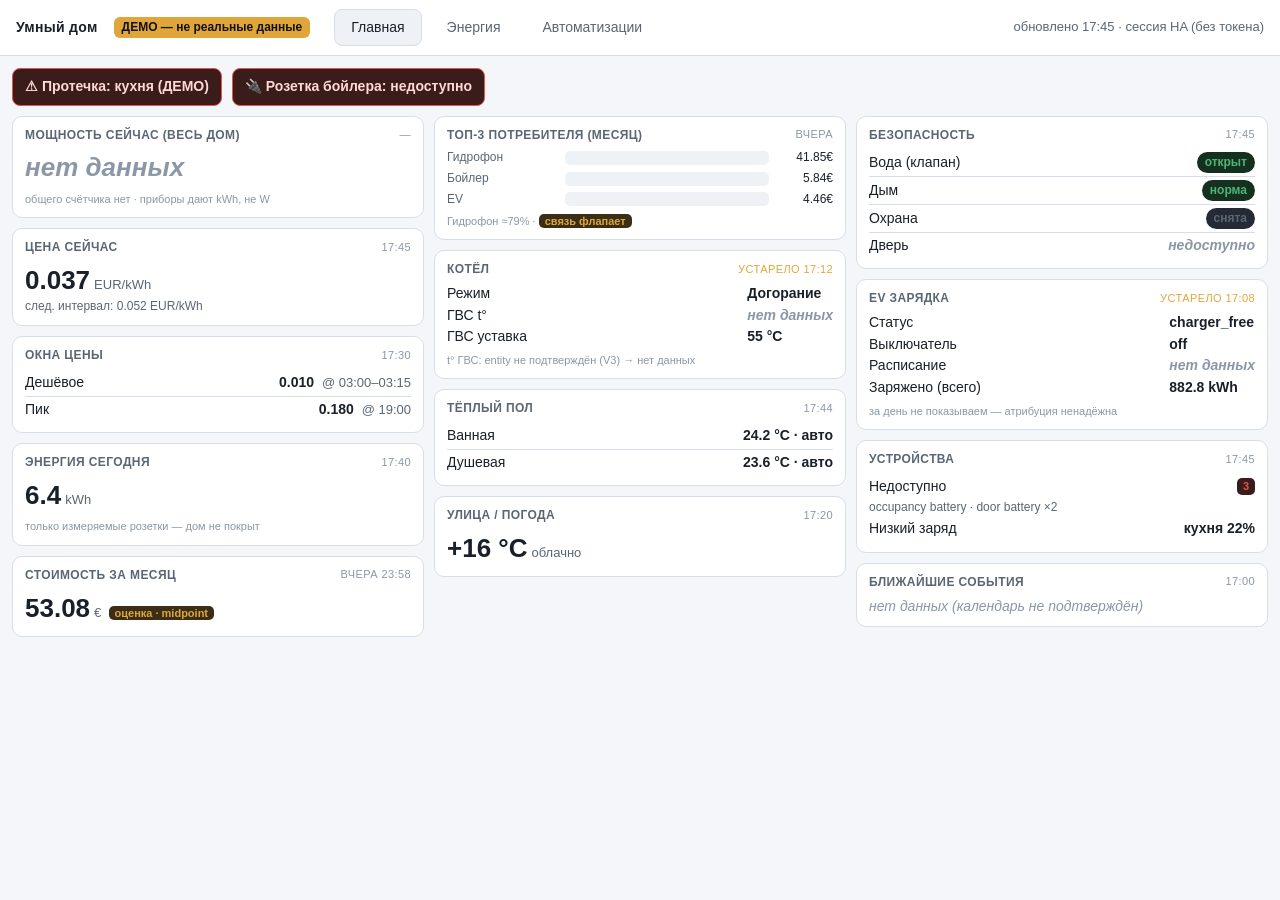
<file: docs/audit/tablet_mock/index.html>
<!doctype html>
<html lang="ru">
<head>
<meta charset="utf-8">
<meta name="viewport" content="width=1280,initial-scale=1">
<title>Tablet IA — wireframe (ДЕМО)</title>
<!--
  NON-DEPLOYED WIREFRAME. All values are DE-IDENTIFIED DEMO placeholders (label "ДЕМО").
  Illustrates the information architecture in TABLET_INFORMATION_ARCHITECTURE.md, including
  every "missing data" fallback (нет данных / не измеряется / устарело / недоступно).
  No hass, no token, no network. Do not deploy.
-->
<style>
  :root{
    --bg:#0e1116; --panel:#171c24; --panel2:#1e2530; --line:#2a3340; --ink:#e6edf3;
    --muted:#8b97a6; --amber:#e0a63a; --red:#e5534b; --green:#4fb477; --blue:#5aa0e6;
    --grey:#5b6675;
  }
  *{box-sizing:border-box}
  html,body{margin:0;background:var(--bg);color:var(--ink);
    font:14px/1.4 -apple-system,Segoe UI,Roboto,sans-serif}
  .frame{width:1280px;height:800px;overflow:hidden;position:relative;margin:0 auto;background:var(--bg)}
  /* top bar */
  .top{height:56px;display:flex;align-items:center;gap:16px;padding:0 16px;
    background:var(--panel);border-bottom:1px solid var(--line)}
  .brand{font-weight:700;letter-spacing:.3px}
  .demo-flag{background:var(--amber);color:#111;font-weight:700;border-radius:6px;
    padding:2px 8px;font-size:12px}
  .tabs{display:flex;gap:8px;margin-left:8px}
  .tab{padding:8px 16px;border-radius:8px;cursor:pointer;color:var(--muted);border:1px solid transparent}
  .tab.active{background:var(--panel2);color:var(--ink);border-color:var(--line)}
  .clock{margin-left:auto;color:var(--muted);font-size:13px}
  /* screens */
  .screen{display:none;height:744px;overflow:hidden;padding:12px}
  .screen.active{display:block}
  /* banner */
  .banner{display:flex;gap:10px;flex-wrap:wrap;margin-bottom:10px}
  .alert{background:#3a1c1a;border:1px solid var(--red);color:#ffd9d5;
    border-radius:8px;padding:8px 12px;font-weight:600}
  .grid3{display:grid;grid-template-columns:repeat(3,1fr);gap:10px;height:678px}
  .grid2{display:grid;grid-template-columns:1fr 1fr;gap:10px;height:720px}
  .col{display:flex;flex-direction:column;gap:10px;overflow:hidden}
  .card{background:var(--panel);border:1px solid var(--line);border-radius:10px;padding:10px 12px}
  .card h3{margin:0 0 6px;font-size:12px;font-weight:600;color:var(--muted);
    text-transform:uppercase;letter-spacing:.4px;display:flex;justify-content:space-between;align-items:center}
  .stamp{font-size:11px;color:var(--grey);font-weight:500}
  .stamp.stale{color:var(--amber)}
  .big{font-size:26px;font-weight:700}
  .unit{font-size:13px;color:var(--muted);font-weight:500;margin-left:4px}
  .sub{font-size:12px;color:var(--muted)}
  .row{display:flex;justify-content:space-between;align-items:center;padding:3px 0}
  .row+.row{border-top:1px solid var(--line)}
  .miss{color:var(--grey);font-style:italic}
  .badge{font-size:11px;border-radius:5px;padding:1px 6px;font-weight:600}
  .b-amber{background:#3a2f16;color:var(--amber)}
  .b-red{background:#3a1c1a;color:var(--red)}
  .b-grey{background:#242b34;color:var(--grey)}
  .b-green{background:#16301f;color:var(--green)}
  .b-blue{background:#16283a;color:var(--blue)}
  .kv{display:grid;grid-template-columns:1fr auto;gap:2px 8px}
  .pill{display:inline-block;padding:2px 8px;border-radius:12px;font-size:12px;font-weight:600}
  .on{background:#16301f;color:var(--green)} .off{background:#242b34;color:var(--muted)}
  .scrolly{overflow-y:auto}
  /* bars */
  .bar{display:flex;align-items:center;gap:8px;margin:4px 0;font-size:12px}
  .bar .lab{width:110px;color:var(--muted)}
  .bar .track{flex:1;background:var(--panel2);border-radius:5px;height:14px;overflow:hidden}
  .bar .fill{height:100%;background:var(--blue);border-radius:5px}
  .bar .val{width:56px;text-align:right}
  /* price chart */
  .chart{height:120px;display:flex;align-items:flex-end;gap:2px;padding-top:6px}
  .chart .cbar{flex:1;background:var(--blue);border-radius:2px 2px 0 0;opacity:.85}
  .note{font-size:11px;color:var(--grey);margin-top:6px}
  @media (prefers-color-scheme: light){
    :root{--bg:#f4f6f9;--panel:#fff;--panel2:#eef1f5;--line:#d8dee6;--ink:#1a2029;--muted:#5b6675;--grey:#8b97a6}
  }
</style>
</head>
<body>
<div class="frame">
  <div class="top">
    <span class="brand">Умный дом</span>
    <span class="demo-flag">ДЕМО — не реальные данные</span>
    <div class="tabs">
      <div class="tab active" data-s="home">Главная</div>
      <div class="tab" data-s="energy">Энергия</div>
      <div class="tab" data-s="auto">Автоматизации</div>
    </div>
    <span class="clock">обновлено 17:45 · сессия HA (без токена)</span>
  </div>

  <!-- ================= HOME ================= -->
  <section class="screen active" id="home">
    <div class="banner">
      <div class="alert">⚠ Протечка: кухня (ДЕМО)</div>
      <div class="alert">🔌 Розетка бойлера: недоступно</div>
    </div>
    <div class="grid3">
      <!-- col 1 -->
      <div class="col">
        <div class="card">
          <h3>Мощность сейчас (весь дом)<span class="stamp">—</span></h3>
          <div class="big miss">нет данных</div>
          <div class="note">общего счётчика нет · приборы дают kWh, не W</div>
        </div>
        <div class="card">
          <h3>Цена сейчас<span class="stamp">17:45</span></h3>
          <div class="big">0.037<span class="unit">EUR/kWh</span></div>
          <div class="sub">след. интервал: 0.052 EUR/kWh</div>
        </div>
        <div class="card">
          <h3>Окна цены<span class="stamp">17:30</span></h3>
          <div class="row"><span>Дешёвое</span><b>0.010 <span class="unit">@ 03:00–03:15</span></b></div>
          <div class="row"><span>Пик</span><b>0.180 <span class="unit">@ 19:00</span></b></div>
        </div>
        <div class="card">
          <h3>Энергия сегодня<span class="stamp">17:40</span></h3>
          <div class="big">6.4<span class="unit">kWh</span></div>
          <div class="note">только измеряемые розетки — дом не покрыт</div>
        </div>
        <div class="card">
          <h3>Стоимость за месяц<span class="stamp">вчера 23:58</span></h3>
          <div class="big">53.08<span class="unit">€</span> <span class="badge b-amber">оценка · midpoint</span></div>
        </div>
      </div>
      <!-- col 2 -->
      <div class="col">
        <div class="card">
          <h3>Топ-3 потребителя (месяц)<span class="stamp">вчера</span></h3>
          <div class="bar"><span class="lab">Гидрофон</span><span class="track"><span class="fill" style="width:100%"></span></span><span class="val">41.85€</span></div>
          <div class="bar"><span class="lab">Бойлер</span><span class="track"><span class="fill" style="width:14%"></span></span><span class="val">5.84€</span></div>
          <div class="bar"><span class="lab">EV</span><span class="track"><span class="fill" style="width:11%"></span></span><span class="val">4.46€</span></div>
          <div class="note">Гидрофон ≈79% · <span class="badge b-amber">связь флапает</span></div>
        </div>
        <div class="card">
          <h3>Котёл<span class="stamp stale">устарело 17:12</span></h3>
          <div class="kv">
            <span>Режим</span><b>Догорание</b>
            <span>ГВС t°</span><b class="miss">нет данных</b>
            <span>ГВС уставка</span><b>55 °C</b>
          </div>
          <div class="note">t° ГВС: entity не подтверждён (V3) → нет данных</div>
        </div>
        <div class="card">
          <h3>Тёплый пол<span class="stamp">17:44</span></h3>
          <div class="row"><span>Ванная</span><b>24.2 °C · авто</b></div>
          <div class="row"><span>Душевая</span><b>23.6 °C · авто</b></div>
        </div>
        <div class="card">
          <h3>Улица / погода<span class="stamp">17:20</span></h3>
          <div class="big">+16 °C<span class="unit">облачно</span></div>
        </div>
      </div>
      <!-- col 3 -->
      <div class="col">
        <div class="card">
          <h3>Безопасность<span class="stamp">17:45</span></h3>
          <div class="row"><span>Вода (клапан)</span><span class="pill on">открыт</span></div>
          <div class="row"><span>Дым</span><span class="pill on">норма</span></div>
          <div class="row"><span>Охрана</span><span class="pill off">снята</span></div>
          <div class="row"><span>Дверь</span><b class="miss">недоступно</b></div>
        </div>
        <div class="card">
          <h3>EV зарядка<span class="stamp stale">устарело 17:08</span></h3>
          <div class="kv">
            <span>Статус</span><b>charger_free</b>
            <span>Выключатель</span><b>off</b>
            <span>Расписание</span><b class="miss">нет данных</b>
            <span>Заряжено (всего)</span><b>882.8 kWh</b>
          </div>
          <div class="note">за день не показываем — атрибуция ненадёжна</div>
        </div>
        <div class="card">
          <h3>Устройства<span class="stamp">17:45</span></h3>
          <div class="row"><span>Недоступно</span><span class="badge b-red">3</span></div>
          <div class="sub">occupancy battery · door battery ×2</div>
          <div class="row"><span>Низкий заряд</span><b>кухня 22%</b></div>
        </div>
        <div class="card">
          <h3>Ближайшие события<span class="stamp">17:00</span></h3>
          <div class="miss">нет данных (календарь не подтверждён)</div>
        </div>
      </div>
    </div>
  </section>

  <!-- ================= ENERGY ================= -->
  <section class="screen" id="energy">
    <div class="grid2">
      <div class="col">
        <div class="card scrolly" style="max-height:360px">
          <h3>По приборам — kWh сегодня / € месяц<span class="stamp">17:40</span></h3>
          <div class="kv" style="grid-template-columns:1.2fr auto auto auto;gap:4px 10px;font-size:13px">
            <b>Прибор</b><b>W сейчас</b><b>kWh сег.</b><b>€ мес.</b>
            <span>Гидрофон/насос</span><span class="miss">не изм.</span><span>0.35</span><span>41.85 <span class="badge b-amber">79%</span></span>
            <span>Бойлер ТЭН</span><span class="miss">не изм.</span><span>0</span><span>5.84</span>
            <span>EV</span><span class="miss">не изм.</span><span class="miss">нет за день</span><span>4.46</span>
            <span>Полотенцесуш.</span><span class="miss">не изм.</span><span>0.2</span><span>0.33</span>
            <span>Аквариум</span><span class="miss">не изм.</span><span>0.5</span><span>0.29</span>
            <span>Рециркуляция</span><span class="miss">не изм.</span><span>0.6</span><span>0.30</span>
            <span>Подсветка кров.</span><span class="miss">не изм.</span><span class="miss">—</span><span class="miss">не отслеж.</span>
            <span>ТВ 75"</span><span class="miss">не изм.</span><span class="miss">—</span><span class="miss">не отслеж.</span>
            <span>Тёплый пол ×2</span><span class="miss">не изм.</span><span class="miss">—</span><span class="miss">—</span>
            <span>Свет / прочее</span><span class="miss">не изм.</span><span class="miss">—</span><span class="miss">—</span>
          </div>
          <div class="note">Мощность (W) не измеряется ни одним прибором (у ТВ сенсор мёртв). Значения — ДЕМО.</div>
        </div>
        <div class="card">
          <h3>Рейтинг потребителей (месяц)<span class="stamp">вчера</span></h3>
          <div class="bar"><span class="lab">Гидрофон</span><span class="track"><span class="fill" style="width:100%"></span></span><span class="val">41.85€</span></div>
          <div class="bar"><span class="lab">Бойлер</span><span class="track"><span class="fill" style="width:14%"></span></span><span class="val">5.84€</span></div>
          <div class="bar"><span class="lab">EV</span><span class="track"><span class="fill" style="width:11%"></span></span><span class="val">4.46€</span></div>
          <div class="bar"><span class="lab">Полотенце</span><span class="track"><span class="fill" style="width:1%"></span></span><span class="val">0.33€</span></div>
          <div class="bar"><span class="lab">Рецирк.</span><span class="track"><span class="fill" style="width:1%"></span></span><span class="val">0.30€</span></div>
          <div class="bar"><span class="lab">Аквариум</span><span class="track"><span class="fill" style="width:1%"></span></span><span class="val">0.29€</span></div>
        </div>
        <div class="card">
          <h3>Неучтённая энергия<span class="stamp">—</span></h3>
          <div class="big miss">недоступно</div>
          <div class="note">нет общего счётчика — дом-минус-приборы не вычисляется</div>
        </div>
      </div>
      <div class="col">
        <div class="card">
          <h3>Цена (24 ч) + kWh/интервал<span class="stamp stale">устарело 16:00</span></h3>
          <div class="chart">
            <span class="cbar" style="height:20%"></span><span class="cbar" style="height:14%"></span>
            <span class="cbar" style="height:10%"></span><span class="cbar" style="height:8%"></span>
            <span class="cbar" style="height:12%"></span><span class="cbar" style="height:30%"></span>
            <span class="cbar" style="height:55%"></span><span class="cbar" style="height:70%"></span>
            <span class="cbar" style="height:60%"></span><span class="cbar" style="height:45%"></span>
            <span class="cbar" style="height:40%"></span><span class="cbar" style="height:50%"></span>
            <span class="cbar" style="height:65%"></span><span class="cbar" style="height:80%"></span>
            <span class="cbar" style="height:100%"></span><span class="cbar" style="height:75%"></span>
            <span class="cbar" style="height:50%"></span><span class="cbar" style="height:35%"></span>
          </div>
          <div class="note">источник: /local/today_prices.json · разрывы при флапе не заполняются нулём</div>
        </div>
        <div class="card">
          <h3>Качество данных<span class="stamp">17:45</span></h3>
          <div class="row"><span>Гидрофон связь</span><span class="badge b-amber">флапает</span></div>
          <div class="row"><span>Бойлер счётчик</span><span class="badge b-amber">потерян день 07-04</span></div>
          <div class="row"><span>EV свежесть</span><span class="badge b-amber">stale-then-jump</span></div>
          <div class="row"><span>Мёртвые сенсоры</span><span class="badge b-grey">кровать · ТВ×4</span></div>
          <div class="row"><span>Общий счётчик</span><span class="badge b-grey">нет</span></div>
          <div class="row"><span>Метод стоимости</span><span class="badge b-amber">midpoint (неточный)</span></div>
        </div>
        <div class="card">
          <h3>Прогноз месяца<span class="stamp">17:45</span></h3>
          <div class="big">≈ 118 <span class="unit">€ прогноз</span></div>
          <div class="note">линейный run-rate от накопленного · не гарантия счёта</div>
        </div>
        <div class="card">
          <h3>Сравнение с прошлым месяцем<span class="stamp">—</span></h3>
          <div class="big miss">нет данных</div>
          <div class="note">аккумулятор обнуляется 1-го · прошлый месяц не сохраняется</div>
        </div>
      </div>
    </div>
  </section>

  <!-- ================= AUTOMATIONS ================= -->
  <section class="screen" id="auto">
    <div class="grid2">
      <div class="col">
        <div class="card">
          <h3>Критичные автоматизации<span class="stamp">17:45</span></h3>
          <div class="row"><span>🚨 Утечка воды v4</span><span class="pill on">вкл · 06:42</span></div>
          <div class="row"><span>🔥 Задымление — сирена</span><span class="pill on">вкл · не срабат.</span></div>
          <div class="row"><span>🛡 Охрана — тревога</span><span class="pill off">снята (норма)</span></div>
          <div class="row"><span>🚨 Устройство недоступно</span><span class="badge b-amber">покрытие не подтв.</span></div>
          <div class="row"><span>🔥 Бойлер по Nord Pool</span><span class="pill on">вкл · ~15 мин</span></div>
          <div class="row"><span>⚡🔥 EV+Бойлер интерлок</span><span class="pill on">вкл</span></div>
        </div>
        <div class="card">
          <h3>Активные режимы<span class="stamp">17:45</span></h3>
          <div class="kv">
            <span>Ночная экономия</span><span class="pill off">off</span>
            <span>Режим «Жара»</span><span class="pill on">on</span>
            <span>Охрана</span><span class="pill off">off</span>
            <span>EV ручной</span><span class="pill off">off</span>
            <span>Startup grace</span><span class="pill off">off</span>
            <span>Tuya reconnect grace</span><span class="pill off">off</span>
          </div>
        </div>
        <div class="card">
          <h3>Состояние узлов<span class="stamp">17:45</span></h3>
          <div class="kv">
            <span>EV статус / выкл.</span><b>charger_free / off</b>
            <span>Бойлер розетка</span><b>on</b>
            <span>Котёл режим</span><b>Догорание</b>
            <span>Вода клапан</span><b>открыт</b>
            <span>Охрана / сирена</span><b>снята / off</b>
          </div>
        </div>
      </div>
      <div class="col scrolly">
        <div class="card">
          <h3>Конфликты (аудит)<span class="stamp">17:45</span></h3>
          <div class="row"><span><span class="badge b-red">C1</span> Tuya reload может сорвать отключение воды + мёртвый entry_id</span></div>
          <div class="row"><span><span class="badge b-amber">H1</span> Кнопки Telegram в тревогах (notify+inline) — требует проверки</span></div>
          <div class="row"><span><span class="badge b-red">H2</span> «Жара» on, но <b>climate.floor_heating_2 = heat_cool</b> — авто-ветка перебивает</span></div>
          <div class="row"><span><span class="badge b-green">H3</span> Утечка v2 дубликат — сейчас off (ок)</span></div>
        </div>
        <div class="card">
          <h3>Известные ошибки<span class="stamp">3 дня</span></h3>
          <div class="row"><span>Котёл — откл. ГВС: template TypeError ×18</span><span class="badge b-amber">уведомл. не шлются</span></div>
          <div class="row"><span>Tuya авто-перезагрузка: ошибка на удалённом entry каждый запуск</span><span class="badge b-red">error</span></div>
          <div class="note">пер-автоматизация «последняя ошибка» недоступна из hass.states — карточки курируются из аудита</div>
        </div>
        <div class="card">
          <h3>Давно не запускались<span class="stamp">live</span></h3>
          <div class="row"><span>Турбо нагрев ×2</span><span class="badge b-grey">~52 д · сезонно</span></div>
          <div class="row"><span>Присутствие ушёл/вернулся</span><span class="badge b-grey">не срабат. · дома</span></div>
          <div class="row"><span>Задымление</span><span class="badge b-grey">не срабат. · ожидаемо</span></div>
        </div>
        <div class="card">
          <h3>Отключённые<span class="stamp">17:45</span></h3>
          <div class="row"><span>Утечка v2</span><span class="pill off">off</span></div>
          <div class="row"><span>EV зарядка (старая)</span><span class="pill off">off</span></div>
          <div class="row"><span>Бойлер sync после старта</span><span class="pill off">off</span></div>
          <div class="row"><span>🧠🏠 AI статус (осиротевшая)</span><span class="badge b-grey">к удалению</span></div>
        </div>
      </div>
    </div>
  </section>
</div>

<script>
  document.querySelectorAll('.tab').forEach(t=>{
    t.addEventListener('click',()=>{
      document.querySelectorAll('.tab').forEach(x=>x.classList.remove('active'));
      document.querySelectorAll('.screen').forEach(x=>x.classList.remove('active'));
      t.classList.add('active');
      document.getElementById(t.dataset.s).classList.add('active');
    });
  });
</script>
</body>
</html>
</file>
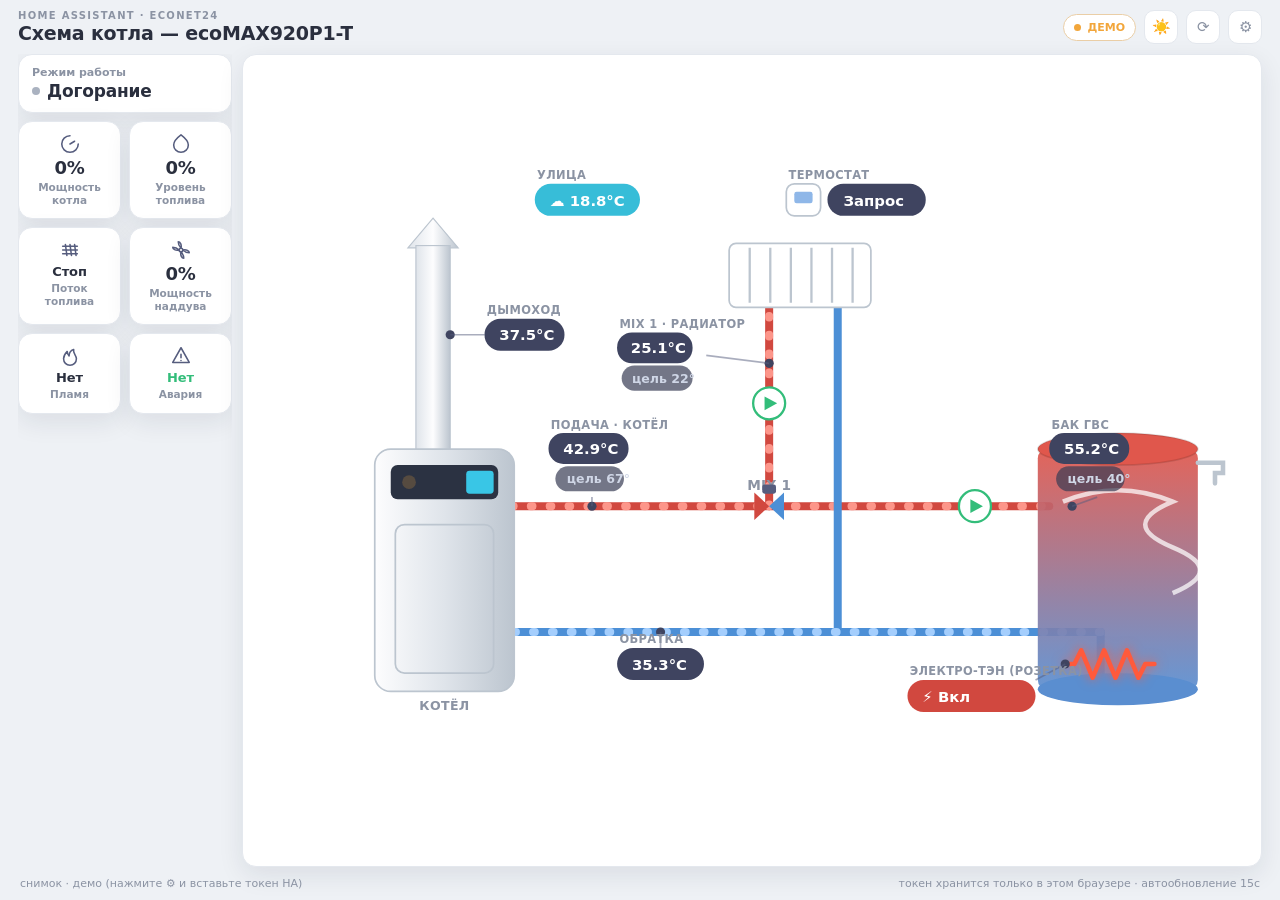
<file: miniapp/boiler.html>
<!doctype html>
<html lang="ru">
<head>
<meta charset="utf-8">
<meta name="viewport" content="width=device-width, initial-scale=1, viewport-fit=cover">
<title>Схема котла — ecoMAX920P1-T</title>
<meta name="description" content="Мнемосхема системы отопления: котёл, дымоход, MIX, радиатор, бак ГВС с электро-ТЭНом — живые данные ecoNET24 из Home Assistant.">
<style>*{box-sizing:border-box}img{max-width:100%}

  :root{
    --bg:#eef1f5; --panel:#ffffff; --panel2:#f4f7fa; --line:#e4e8ee;
    --ink:#2a2f3e; --muted:#8b93a3; --faint:#aab2c0;
    --navy:#3f4460; --navy2:#565d7e;
    --hot:#d1483f; --cold:#4c8fd6;
    --cyan:#37bdd8; --good:#33bd7a; --alarm:#ff5d5d; --amber:#f2a63b;
    --metal1:#fdfdfe; --metal2:#dfe4ea; --metal3:#bcc5cf;
    --tankTop:#e0574c; --tankBot:#5a8ed0;
    --radius:14px; --shadow:0 8px 26px rgba(20,30,60,.09);
    --font:system-ui,-apple-system,"Segoe UI",Roboto,Helvetica,Arial,sans-serif;
  }
  body.dark{
    --bg:#0d1420; --panel:#131b28; --panel2:#0f1622; --line:#243141;
    --ink:#e7edf5; --muted:#8595a8; --faint:#5f6d80;
    --navy:#26324a; --navy2:#3a4a68;
    --metal1:#3a4657; --metal2:#232d3c; --metal3:#151d29;
    --shadow:0 14px 40px rgba(0,0,0,.5);
  }
  *{box-sizing:border-box}
  html,body{margin:0;height:100%}
  body{background:var(--bg);color:var(--ink);font-family:var(--font);-webkit-font-smoothing:antialiased;font-variant-numeric:tabular-nums;}
  .wrap{height:100dvh;display:flex;flex-direction:column;gap:10px;padding:10px clamp(8px,2vw,18px);overflow:hidden}
  .topbar{display:flex;align-items:center;gap:8px;flex:0 0 auto}
  .brand{display:flex;flex-direction:column;gap:1px;min-width:0}
  .brand .k{font-size:10px;letter-spacing:.13em;text-transform:uppercase;color:var(--muted);font-weight:700;white-space:nowrap;overflow:hidden;text-overflow:ellipsis}
  .brand h1{margin:0;font-size:clamp(14px,2vw,19px);font-weight:700;letter-spacing:-.01em;white-space:nowrap;overflow:hidden;text-overflow:ellipsis}
  .spacer{flex:1}
  .pill{display:inline-flex;align-items:center;gap:6px;font-size:11px;font-weight:800;padding:6px 10px;border-radius:999px;border:1px solid var(--line);background:var(--panel);color:var(--muted);white-space:nowrap}
  .pill .led{width:7px;height:7px;border-radius:50%;background:var(--faint)}
  .pill.live{color:var(--good);border-color:color-mix(in srgb,var(--good) 40%,var(--line))}
  .pill.live .led{background:var(--good);box-shadow:0 0 0 4px color-mix(in srgb,var(--good) 20%,transparent);animation:pulse 2s infinite}
  .pill.demo{color:var(--amber);border-color:color-mix(in srgb,var(--amber) 40%,var(--line))}
  .pill.demo .led{background:var(--amber)}
  @keyframes pulse{50%{opacity:.4}}
  .iconbtn{width:34px;height:34px;border-radius:10px;border:1px solid var(--line);background:var(--panel);color:var(--muted);display:grid;place-items:center;cursor:pointer;font-size:15px;flex:0 0 auto}
  .iconbtn:hover{color:var(--ink)} .iconbtn:focus-visible{outline:2px solid var(--cyan);outline-offset:2px}

  .board{flex:1 1 auto;min-height:0;display:grid;grid-template-columns:214px minmax(0,1fr);gap:10px}

  .stats{display:flex;flex-direction:column;gap:8px;min-height:0;overflow:auto}
  .mode{background:var(--panel);border:1px solid var(--line);border-radius:var(--radius);box-shadow:var(--shadow);padding:11px 13px}
  .mode .k{font-size:11px;color:var(--muted);font-weight:700}
  .mode .v{font-size:17px;font-weight:800;margin-top:2px;letter-spacing:-.01em;display:flex;align-items:center;gap:7px}
  .mode .v .dot{width:8px;height:8px;border-radius:50%;background:var(--good);flex:0 0 auto}
  .mode .v .dot.idle{background:var(--faint)}
  .sgrid{display:grid;grid-template-columns:1fr 1fr;gap:8px}
  .cell{background:var(--panel);border:1px solid var(--line);border-radius:var(--radius);box-shadow:var(--shadow);padding:11px 6px 12px;text-align:center;display:flex;flex-direction:column;align-items:center;gap:4px}
  .cell svg{width:22px;height:22px;color:var(--navy2)}
  body.dark .cell svg{color:#9fb2d6}
  .cell .val{font-size:18px;font-weight:800;letter-spacing:-.01em;line-height:1}
  .cell .val.sm{font-size:13px}
  .cell .val.bad{color:var(--alarm)} .cell .val.ok{color:var(--good)}
  .cell .lbl{font-size:10.5px;color:var(--muted);font-weight:600;line-height:1.2}

  .diagram{background:var(--panel);border:1px solid var(--line);border-radius:var(--radius);box-shadow:var(--shadow);padding:6px;min-height:0;min-width:0;display:flex}
  .diagram svg{width:100%;height:100%;display:block}

  @media(max-width:760px){
    .board{grid-template-columns:1fr;grid-template-rows:auto minmax(0,1fr)}
    .stats{flex-direction:column;overflow:visible}
    .sgrid{grid-template-columns:repeat(auto-fit,minmax(84px,1fr))}
    .cell{padding:8px 4px 9px}.cell .val{font-size:16px}
    .mode{padding:9px 12px}
  }

  .pipe{fill:none;stroke-linecap:round;stroke-linejoin:round}
  .pipe.hot{stroke:var(--hot)} .pipe.cold{stroke:var(--cold)}
  .flowdash{fill:none;stroke-linecap:round;stroke-dasharray:1.5 15;opacity:0}
  .flowdash.on{opacity:.95;animation:flow 1.1s linear infinite}
  .flowdash.hot{stroke:#ff9a8f} .flowdash.cold{stroke:#a9d2ff}
  @keyframes flow{to{stroke-dashoffset:-33}}
  .pump{transform-box:fill-box;transform-origin:center}
  .pump.on{animation:spin 1.5s linear infinite}
  @keyframes spin{to{transform:rotate(360deg)}}
  .pumpwrap .ring{fill:var(--panel);stroke:var(--navy2);stroke-width:2}
  .pumpwrap.on .ring{stroke:var(--good)}
  .pumpwrap .tri{fill:var(--navy2)} .pumpwrap.on .tri{fill:var(--good)}
  .burner{fill:var(--amber);opacity:.22;transform-box:fill-box;transform-origin:center}
  .burner.fire{opacity:1;animation:flick 1.3s ease-in-out infinite}
  @keyframes flick{50%{opacity:.55;transform:scale(1.12)}}
  .teng{fill:none;stroke:var(--faint);stroke-width:4;stroke-linecap:round;stroke-linejoin:round}
  .teng.heating{stroke:#ff5a3c;filter:drop-shadow(0 0 5px rgba(255,90,60,.85));animation:teng 1.4s ease-in-out infinite}
  @keyframes teng{50%{filter:drop-shadow(0 0 10px rgba(255,120,60,1))}}
  .anchor{fill:var(--navy)} .lead{stroke:var(--navy2);stroke-width:1.5;opacity:.5}
  .bpill{fill:var(--navy)} .bpill.hot{fill:var(--hot)}
  .btext{fill:#fff;font-weight:700;font-family:var(--font)}
  .bsub{fill:color-mix(in srgb,var(--navy) 62%,#000 8%)} body.dark .bsub{fill:#1c2740}
  .bsubtext{fill:#cfd6e6;font-weight:600;font-family:var(--font)}
  .cap{fill:var(--muted);font-weight:800;font-family:var(--font);text-transform:uppercase;letter-spacing:.03em}
  .lbl-s{fill:var(--muted);font-weight:700;font-family:var(--font)}
  .metalStroke{stroke:var(--metal3)}
  @media (prefers-reduced-motion: reduce){.pump.on,.flowdash.on,.burner.fire,.teng.heating,.pill.live .led{animation:none}.flowdash.on{opacity:.6}}
  .foot{flex:0 0 auto;color:var(--muted);font-size:11px;display:flex;justify-content:space-between;gap:10px;flex-wrap:wrap;padding:0 2px}
  .dlg{position:fixed;inset:0;background:rgba(10,16,26,.55);backdrop-filter:blur(4px);display:none;place-items:center;z-index:50;padding:16px}
  .dlg.show{display:grid}
  .dlg .box{background:var(--panel);border:1px solid var(--line);border-radius:16px;padding:20px;max-width:440px;width:100%;box-shadow:var(--shadow)}
  .dlg h3{margin:0 0 6px}.dlg p{margin:0 0 12px;color:var(--muted);font-size:13px;line-height:1.5}
  .dlg input{width:100%;padding:11px 12px;border-radius:10px;border:1px solid var(--line);background:var(--panel2);color:var(--ink);font-family:ui-monospace,Menlo,Consolas,monospace;font-size:12px}
  .dlg .row{display:flex;gap:9px;margin-top:14px;justify-content:flex-end;flex-wrap:wrap}
  .dlg button{padding:10px 15px;border-radius:10px;border:1px solid var(--line);background:var(--panel2);color:var(--ink);font-weight:700;cursor:pointer}
  .dlg button.primary{background:var(--cyan);border-color:var(--cyan);color:#04222b}.dlg button.ghost{color:var(--muted)}
</style>

<div class="wrap">
  <div class="topbar">
    <div class="brand"><span class="k">Home Assistant · ecoNET24</span><h1>Схема котла — ecoMAX920P1-T</h1></div>
    <div class="spacer"></div>
    <span class="pill demo" id="live"><span class="led"></span><span id="liveTxt">ДЕМО</span></span>
    <button class="iconbtn" id="themeBtn" title="Тема" aria-label="Сменить тему">☀️</button>
    <button class="iconbtn" id="refreshBtn" title="Обновить" aria-label="Обновить">⟳</button>
    <button class="iconbtn" id="cfgBtn" title="Подключить к HA" aria-label="Подключить токен">⚙</button>
  </div>

  <div class="board">
    <section class="stats" aria-label="Параметры котла">
      <div class="mode"><div class="k">Режим работы</div><div class="v"><span class="dot" id="mode-dot"></span><span id="v-mode">—</span></div></div>
      <div class="sgrid">
        <div class="cell"><svg viewBox="0 0 24 24" fill="none" stroke="currentColor" stroke-width="1.7" stroke-linecap="round" stroke-linejoin="round"><path d="M12 3a9 9 0 1 0 9 9"/><path d="M12 12l5-3"/></svg><div class="val" id="v-power">—</div><div class="lbl">Мощность котла</div></div>
        <div class="cell"><svg viewBox="0 0 24 24" fill="none" stroke="currentColor" stroke-width="1.7" stroke-linecap="round" stroke-linejoin="round"><path d="M12 21a8 8 0 0 0 8-8c0-5-8-11-8-11S4 8 4 13a8 8 0 0 0 8 8Z"/></svg><div class="val" id="v-fuel">—</div><div class="lbl">Уровень топлива</div></div>
        <div class="cell"><svg viewBox="0 0 24 24" fill="none" stroke="currentColor" stroke-width="1.7" stroke-linecap="round" stroke-linejoin="round"><path d="M4 8h16M4 12h16M4 16h16"/><path d="M7 6l1.6 12M12 6l1.6 12M17 6l1.6 12"/></svg><div class="val sm" id="v-feeder">—</div><div class="lbl">Поток топлива</div></div>
        <div class="cell"><svg viewBox="0 0 24 24" fill="none" stroke="currentColor" stroke-width="1.7" stroke-linecap="round" stroke-linejoin="round"><circle cx="12" cy="12" r="2"/><path d="M12 10c1-4-1-7-3-7 0 3 1 5 3 7ZM14 12c4-1 7 1 7 3-3 0-5-1-7-3ZM12 14c-1 4 1 7 3 7 0-3-1-5-3-7ZM10 12c-4 1-7-1-7-3 3 0 5 1 7 3Z"/></svg><div class="val" id="v-fan">—</div><div class="lbl">Мощность наддува</div></div>
        <div class="cell"><svg viewBox="0 0 24 24" fill="none" stroke="currentColor" stroke-width="1.7" stroke-linecap="round" stroke-linejoin="round"><path d="M12 22c4 0 7-3 7-7 0-4-4-6-3-10-3 1-5 4-5 7-1-1-2-3-2-5-2 2-4 5-4 8 0 4 3 7 7 7Z"/></svg><div class="val sm" id="v-flame">—</div><div class="lbl">Пламя</div></div>
        <div class="cell"><svg viewBox="0 0 24 24" fill="none" stroke="currentColor" stroke-width="1.7" stroke-linecap="round" stroke-linejoin="round"><path d="M12 3l9 16H3z"/><path d="M12 10v4M12 17h.01"/></svg><div class="val sm" id="v-alarm">—</div><div class="lbl">Авария</div></div>
      </div>
    </section>

    <section class="diagram" aria-label="Мнемосхема системы">
      <svg viewBox="0 0 880 520" preserveAspectRatio="xMidYMid meet" role="img" aria-label="Схема системы отопления">
        <defs>
          <linearGradient id="gMetal" x1="0" y1="0" x2="1" y2="0"><stop offset="0" stop-color="var(--metal1)"/><stop offset=".5" stop-color="var(--metal2)"/><stop offset="1" stop-color="var(--metal3)"/></linearGradient>
          <linearGradient id="gChim" x1="0" y1="0" x2="1" y2="0"><stop offset="0" stop-color="var(--metal2)"/><stop offset=".5" stop-color="var(--metal1)"/><stop offset="1" stop-color="var(--metal3)"/></linearGradient>
          <linearGradient id="gTank" x1="0" y1="0" x2="0" y2="1"><stop offset="0" stop-color="var(--tankTop)"/><stop offset="1" stop-color="var(--tankBot)"/></linearGradient>
        </defs>

        <!-- PIPES -->
        <path class="pipe hot" stroke-width="7" d="M230 300 H700"/>
        <path id="fd-sup" class="flowdash hot" stroke-width="7" d="M230 300 H700"/>
        <path class="pipe hot" stroke-width="7" d="M455 300 V126"/>
        <path id="fd-rad" class="flowdash hot" stroke-width="7" d="M455 300 V126"/>
        <path class="pipe cold" stroke-width="7" d="M515 126 V410"/>
        <path class="pipe cold" stroke-width="7" d="M745 460 V410"/>
        <path class="pipe cold" stroke-width="7" d="M745 410 H230 V410"/>
        <path id="fd-ret" class="flowdash cold" stroke-width="7" d="M745 410 H230"/>

        <!-- CHIMNEY -->
        <polygon points="161,48 139,74 183,74" fill="url(#gChim)" class="metalStroke" stroke-width="1"/>
        <rect x="146" y="72" width="30" height="180" fill="url(#gChim)" class="metalStroke" stroke-width="1"/>

        <!-- BOILER -->
        <rect x="110" y="250" width="122" height="212" rx="14" fill="url(#gMetal)" class="metalStroke" stroke-width="1.5"/>
        <rect x="124" y="264" width="94" height="30" rx="6" fill="#2b3242"/>
        <rect x="190" y="269" width="24" height="20" rx="3" fill="#39c6e6"/>
        <circle class="burner" id="burner" cx="140" cy="279" r="6"/>
        <rect x="128" y="316" width="86" height="130" rx="8" fill="none" stroke="var(--metal3)" stroke-width="1.5"/>
        <text x="171" y="478" text-anchor="middle" class="cap" font-size="11">Котёл</text>

        <!-- RADIATOR -->
        <rect x="420" y="70" width="124" height="56" rx="6" fill="var(--panel)" stroke="var(--metal3)" stroke-width="1.5"/>
        <path d="M438 74 V122 M456 74 V122 M474 74 V122 M492 74 V122 M510 74 V122 M528 74 V122" stroke="var(--metal3)" stroke-width="2"/>

        <!-- MIX -->
        <text x="455" y="286" text-anchor="middle" class="lbl-s" font-size="12">MIX 1</text>
        <g transform="translate(455,300)"><polygon points="-13,-12 0,0 -13,12" fill="var(--hot)"/><polygon points="13,-12 0,0 13,12" fill="var(--cold)"/><rect x="-6" y="-19" width="12" height="8" rx="2" fill="var(--navy2)"/></g>

        <!-- PUMPS -->
        <g class="pumpwrap" id="pw-rad" transform="translate(455,210)"><circle class="ring" r="14"/><g class="pump" id="pump-rad"><polygon class="tri" points="-4,-6 7,0 -4,6"/></g></g>
        <g class="pumpwrap" id="pw-dhw" transform="translate(635,300)"><circle class="ring" r="14"/><g class="pump" id="pump-dhw"><polygon class="tri" points="-4,-6 7,0 -4,6"/></g></g>

        <!-- TANK -->
        <rect x="690" y="250" width="140" height="210" rx="8" fill="url(#gTank)" opacity=".92"/>
        <ellipse cx="760" cy="250" rx="70" ry="14" fill="var(--tankTop)"/>
        <ellipse cx="760" cy="460" rx="70" ry="14" fill="var(--tankBot)"/>
        <ellipse cx="760" cy="250" rx="70" ry="14" fill="none" stroke="rgba(0,0,0,.12)" stroke-width="1.5"/>
        <path d="M712 296 q48 -20 96 0 q-48 20 0 40 q48 20 0 40" fill="none" stroke="rgba(255,255,255,.72)" stroke-width="4"/>
        <path d="M830 262 h22 v9 h-7 v9" fill="none" stroke="var(--metal3)" stroke-width="4" stroke-linecap="round"/>
        <!-- electric heating element (ТЭН) -->
        <path id="teng" class="teng" d="M714 438 h8 l6 -12 l10 24 l10 -24 l10 24 l10 -24 l10 24 l6 -12 h8"/>

        <!-- ===== ANCHORS + LEADERS + BADGES (with captions) ===== -->
        <!-- outdoor -->
        <g transform="translate(250,18)">
          <text class="cap" x="2" y="-4" font-size="10">Улица</text>
          <rect x="0" y="0" width="92" height="28" rx="14" fill="var(--cyan)"/>
          <text x="13" y="19" font-size="13" fill="#fff" font-weight="700">☁ <tspan id="t-out">18.8</tspan>°C</text>
        </g>
        <!-- room thermostat -->
        <g transform="translate(470,18)">
          <text class="cap" x="2" y="-4" font-size="10">Термостат</text>
          <rect x="0" y="0" width="30" height="28" rx="7" fill="var(--panel)" stroke="var(--metal3)" stroke-width="1.5"/>
          <rect x="7" y="7" width="16" height="10" rx="2" fill="#8fb7e8"/>
          <rect class="bpill" x="36" y="0" width="86" height="28" rx="14"/>
          <text class="btext" x="50" y="19" font-size="13" id="t-room">—</text>
        </g>

        <!-- flue gas -->
        <circle class="anchor" cx="176" cy="150" r="4"/>
        <line class="lead" x1="176" y1="150" x2="206" y2="150"/>
        <g transform="translate(206,136)"><text class="cap" x="2" y="-4" font-size="10">Дымоход</text><rect class="bpill" x="0" y="0" width="70" height="28" rx="14"/><text class="btext" x="13" y="19" font-size="13"><tspan id="t-flue">37.5</tspan>°C</text></g>

        <!-- CO supply -->
        <circle class="anchor" cx="300" cy="300" r="4"/>
        <line class="lead" x1="300" y1="300" x2="300" y2="292"/>
        <g transform="translate(262,236)">
          <text class="cap" x="2" y="-4" font-size="10">Подача · котёл</text>
          <rect class="bpill" x="0" y="0" width="70" height="27" rx="13"/><text class="btext" x="13" y="18" font-size="13"><tspan id="t-co">42.9</tspan>°C</text>
          <rect class="bsub" x="6" y="29" width="60" height="22" rx="11"/><text class="bsubtext" x="16" y="44" font-size="11">цель <tspan id="t-coset">67</tspan>°</text>
        </g>

        <!-- mixer circuit -->
        <circle class="anchor" cx="455" cy="175" r="4"/>
        <line class="lead" x1="455" y1="175" x2="400" y2="168"/>
        <g transform="translate(322,148)">
          <text class="cap" x="2" y="-4" font-size="10">MIX 1 · радиатор</text>
          <rect class="bpill" x="0" y="0" width="66" height="27" rx="13"/><text class="btext" x="12" y="18" font-size="13"><tspan id="t-mix">25.1</tspan>°C</text>
          <rect class="bsub" x="4" y="29" width="62" height="22" rx="11"/><text class="bsubtext" x="13" y="44" font-size="11">цель <tspan id="t-mixset">22</tspan>°</text>
        </g>

        <!-- CWU tank -->
        <circle class="anchor" cx="720" cy="300" r="4"/>
        <line class="lead" x1="720" y1="300" x2="742" y2="292"/>
        <g transform="translate(700,236)">
          <text class="cap" x="2" y="-4" font-size="10">Бак ГВС</text>
          <rect class="bpill" x="0" y="0" width="70" height="27" rx="13"/><text class="btext" x="13" y="18" font-size="13"><tspan id="t-cwu">55.2</tspan>°C</text>
          <rect class="bsub" x="6" y="29" width="60" height="22" rx="11"/><text class="bsubtext" x="16" y="44" font-size="11">цель <tspan id="t-cwuset">40</tspan>°</text>
        </g>

        <!-- return -->
        <circle class="anchor" cx="360" cy="410" r="4"/>
        <line class="lead" x1="360" y1="410" x2="360" y2="424"/>
        <g transform="translate(322,424)"><text class="cap" x="2" y="-4" font-size="10">Обратка</text><rect class="bpill" x="0" y="0" width="76" height="28" rx="14"/><text class="btext" x="13" y="19" font-size="13"><tspan id="t-ret">35.3</tspan>°C</text></g>

        <!-- electric element (ТЭН) badge -->
        <circle class="anchor" cx="714" cy="438" r="4"/>
        <line class="lead" x1="714" y1="438" x2="688" y2="452"/>
        <g transform="translate(576,452)">
          <text class="cap" x="2" y="-4" font-size="10">Электро-ТЭН (розетка)</text>
          <rect class="bpill" id="teng-pill" x="0" y="0" width="112" height="28" rx="14"/>
          <text class="btext" x="13" y="19" font-size="13">⚡ <tspan id="t-teng">Выкл</tspan></text>
        </g>
      </svg>
    </section>
  </div>

  <div class="foot">
    <span id="foot-l">снимок · демо-данные</span>
    <span>токен хранится только в этом браузере · автообновление 15с</span>
  </div>
</div>

<div class="dlg" id="dlg">
  <div class="box">
    <h3>Подключить к Home Assistant</h3>
    <p>Вставьте долгоживущий токен HA. Он сохранится только в этом браузере (localStorage) и не попадёт в файл.</p>
    <input id="tok" type="password" placeholder="Долгоживущий токен Home Assistant" autocomplete="off" spellcheck="false">
    <div class="row"><button class="ghost" id="tokClr">Очистить</button><button id="tokCancel">Отмена</button><button class="primary" id="tokSave">Сохранить</button></div>
  </div>
</div>

<script>
(function(){
  var BASE="", LS_TOKEN="livemap_token", LS_THEME="boiler_theme";
  var $=function(id){return document.getElementById(id)};
  var live=false;
  var ENT={
    mode:"sensor.boiler_mode", power:"sensor.boiler_power", fuel:"sensor.boiler_fuel_level",
    fan:"sensor.boiler_fan_power", feeder:"binary_sensor.boiler_feeder",
    flue:"sensor.boiler_flue_gas_temperature", out:"sensor.boiler_outside_temperature",
    co:"sensor.boiler_co_temperature", coset:"sensor.boiler_co_setpoint",
    ret:"sensor.boiler_return_temperature",
    mix:"sensor.boiler_mixer_temperature", mixset:"sensor.boiler_mixer_setpoint",
    cwu:"sensor.boiler_cwu_temperature", cwuset:"sensor.boiler_cwu_setpoint",
    pco:"binary_sensor.boiler_co_pump", pcwu:"binary_sensor.boiler_cwu_pump",
    pcirc:"binary_sensor.boiler_circulation_pump", thermo:"binary_sensor.boiler_thermostat",
    // alarm: kept for reference/demo parity only. The "Авария" cell NO LONGER reads it —
    // see the FIX note in render(). It is a summer false positive.
    alarm:"binary_sensor.boiler_alarm", teng:"switch.smart_plug_2_socket_1"
  };
  var DEMO={
    "sensor.boiler_mode":{state:"Догорание"},"sensor.boiler_power":{state:"0"},"sensor.boiler_fuel_level":{state:"0"},
    "sensor.boiler_fan_power":{state:"0"},"binary_sensor.boiler_feeder":{state:"off"},
    "sensor.boiler_flue_gas_temperature":{state:"37.5"},"sensor.boiler_outside_temperature":{state:"18.8"},
    "sensor.boiler_co_temperature":{state:"42.9"},"sensor.boiler_co_setpoint":{state:"67"},
    "sensor.boiler_return_temperature":{state:"35.3"},
    "sensor.boiler_mixer_temperature":{state:"25.1"},"sensor.boiler_mixer_setpoint":{state:"22"},
    "sensor.boiler_cwu_temperature":{state:"55.2"},"sensor.boiler_cwu_setpoint":{state:"40"},
    "binary_sensor.boiler_co_pump":{state:"on"},"binary_sensor.boiler_cwu_pump":{state:"on"},
    "binary_sensor.boiler_circulation_pump":{state:"on"},"binary_sensor.boiler_thermostat":{state:"on"},
    "binary_sensor.boiler_alarm":{state:"off"},"switch.smart_plug_2_socket_1":{state:"on"}
  };
  var DATA=DEMO;
  function g(e){return (DATA[e]||{state:"unavailable"}).state}
  function num(e){var v=parseFloat(g(e));return isNaN(v)?null:v}
  function on(e){return ["on","true","home","heat"].indexOf(String(g(e)).toLowerCase())>=0}
  function t1(v){return v==null?"—":(Math.round(v*10)/10).toFixed(1)}
  function ti(v){return v==null?"—":String(Math.round(v))}
  function pct(e){var v=num(e);return v==null?"—":Math.round(v)+"%"}
  function setTxt(id,v){var el=$(id);if(el)el.textContent=v}

  function render(){
    setTxt("v-mode", g(ENT.mode)==="unavailable"?"—":g(ENT.mode));
    var firing=(num(ENT.power)!=null&&num(ENT.power)>0)||on(ENT.feeder);
    $("mode-dot").classList.toggle("idle", !firing);
    setTxt("v-power", pct(ENT.power)); setTxt("v-fuel", pct(ENT.fuel)); setTxt("v-fan", pct(ENT.fan));
    setTxt("v-feeder", on(ENT.feeder)?"Работает":"Стоп"); setTxt("v-flame", firing?"Есть":"Нет");
    // FIX 2026-08-16: the "Авария" cell used to read binary_sensor.boiler_alarm (ENT.alarm).
    // That bit is a summer FALSE POSITIVE — it goes `on` whenever the electric ТЭН heats DHW
    // while the wood boiler sits in "Догорание", and it has been on all summer with no fault.
    // The authoritative fault signal is sensor.boiler_mode === "Авария" (the same source the
    // watchdog automation 1789400001001 and the house summary use). unavailable / unknown /
    // missing => "нет данных": never a fault, and never a fabricated "Нет" either.
    var mRaw=String(g(ENT.mode)), mLow=mRaw.trim().toLowerCase();
    var alarmNA=(mLow===""||mLow==="unavailable"||mLow==="unknown"||mLow==="none"||mLow==="null"||mLow==="—");
    var alarm=(!alarmNA&&mLow==="авария");
    var av=$("v-alarm"); if(av){av.textContent=alarmNA?"нет данных":(alarm?"ТРЕВОГА":"Нет");av.className="val sm "+(alarmNA?"":(alarm?"bad":"ok"));}
    setTxt("t-flue", t1(num(ENT.flue))); setTxt("t-out", t1(num(ENT.out)));
    setTxt("t-co", t1(num(ENT.co))); setTxt("t-coset", ti(num(ENT.coset)));
    setTxt("t-ret", t1(num(ENT.ret)));
    setTxt("t-mix", t1(num(ENT.mix))); setTxt("t-mixset", ti(num(ENT.mixset)));
    setTxt("t-cwu", t1(num(ENT.cwu))); setTxt("t-cwuset", ti(num(ENT.cwuset)));
    setTxt("t-room", on(ENT.thermo)?"Запрос":"Норма");
    // electric element
    var tState=g(ENT.teng), tengOn=on(ENT.teng), tengNA=(tState==="unavailable");
    $("teng").classList.toggle("heating", tengOn);
    $("teng-pill").classList.toggle("hot", tengOn);
    setTxt("t-teng", tengNA?"н/д":(tengOn?"Вкл":"Выкл"));
    // dynamics
    $("burner").classList.toggle("fire", firing);
    var rad=on(ENT.pco), dhw=on(ENT.pcwu), circ=rad||on(ENT.pcirc)||dhw;
    $("pw-rad").classList.toggle("on", rad); $("pump-rad").classList.toggle("on", rad);
    $("pw-dhw").classList.toggle("on", dhw); $("pump-dhw").classList.toggle("on", dhw);
    $("fd-sup").classList.toggle("on", circ); $("fd-rad").classList.toggle("on", rad); $("fd-ret").classList.toggle("on", circ);
    var b=$("live");b.className="pill "+(live?"live":"demo");$("liveTxt").textContent=live?"LIVE":"ДЕМО";
    $("foot-l").textContent=live?"данные ecoNET24 · обновляются каждые 15 с":"снимок · демо (нажмите ⚙ и вставьте токен HA)";
  }
  function load(){
    var token=localStorage.getItem(LS_TOKEN);
    if(!token){DATA=DEMO;live=false;render();return;}
    fetch(BASE+"/api/states",{headers:{Authorization:"Bearer "+token}}).then(function(r){if(!r.ok)throw 0;return r.json();})
      .then(function(arr){var m={};arr.forEach(function(s){m[s.entity_id]=s});DATA=m;live=true;render();})
      .catch(function(){DATA=DEMO;live=false;render();});
  }
  function applyTheme(t){document.body.classList.toggle("dark",t==="dark");$("themeBtn").textContent=t==="dark"?"🌙":"☀️"}
  applyTheme(localStorage.getItem(LS_THEME)||"light");
  $("themeBtn").onclick=function(){var d=!document.body.classList.contains("dark");applyTheme(d?"dark":"light");localStorage.setItem(LS_THEME,d?"dark":"light")};
  $("refreshBtn").onclick=load;
  $("cfgBtn").onclick=function(){$("tok").value=localStorage.getItem(LS_TOKEN)||"";$("dlg").classList.add("show")};
  $("tokCancel").onclick=function(){$("dlg").classList.remove("show")};
  $("tokSave").onclick=function(){var v=$("tok").value.trim();if(v)localStorage.setItem(LS_TOKEN,v);$("dlg").classList.remove("show");load()};
  $("tokClr").onclick=function(){localStorage.removeItem(LS_TOKEN);$("dlg").classList.remove("show");load()};
  $("dlg").addEventListener("click",function(e){if(e.target===$("dlg"))$("dlg").classList.remove("show")});
  render(); load(); setInterval(load,15000);
})();
</script>

</body>
</html>
</file>
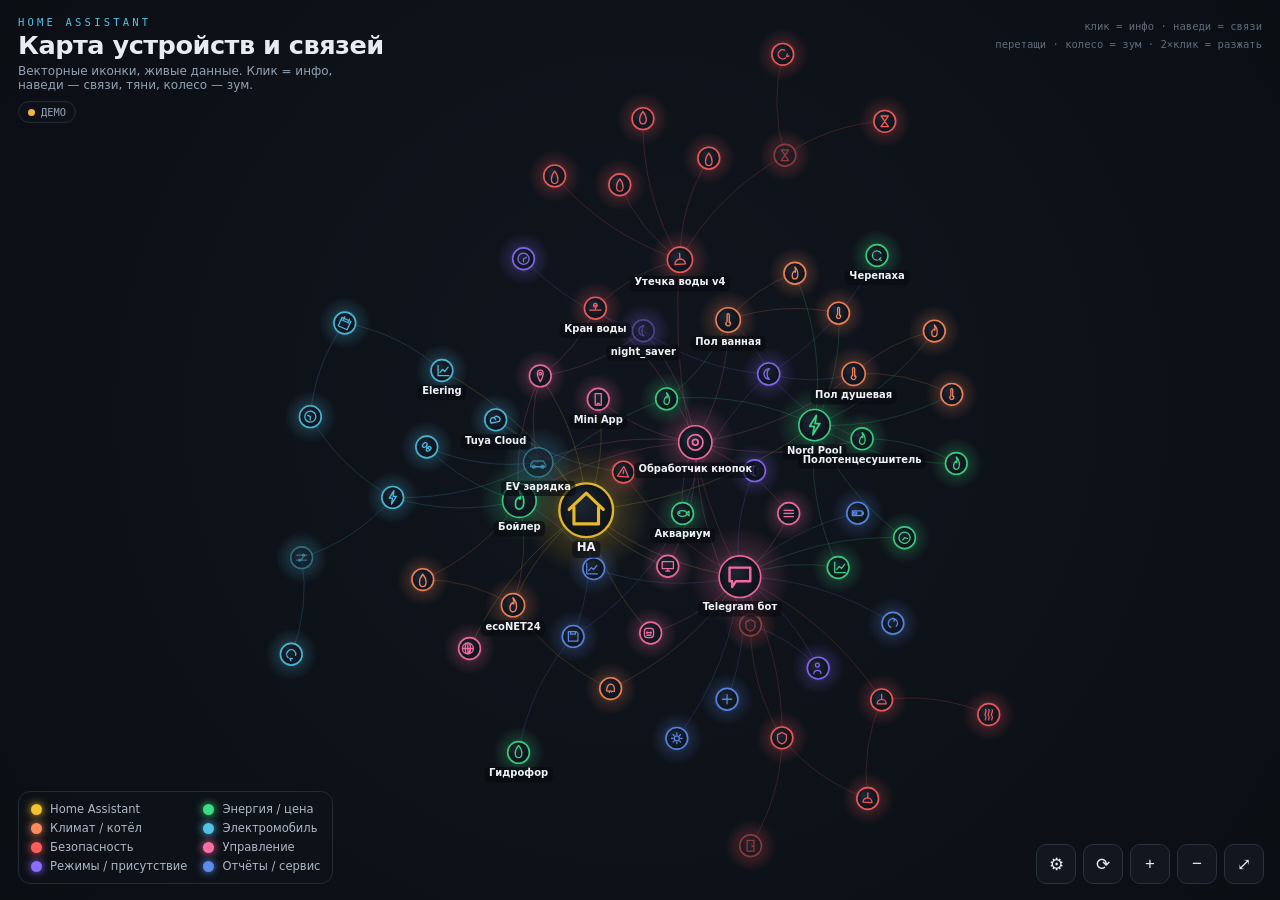
<file: miniapp/graph.html>
<!DOCTYPE html>
<html lang="ru">
<head>
<meta charset="utf-8">
<meta name="viewport" content="width=device-width, initial-scale=1, viewport-fit=cover">
<meta name="theme-color" content="#0a0d12">
<title>Умный дом — граф связей</title>
<meta name="description" content="Force-directed граф умного дома с векторными иконками и живыми данными: устройства, датчики, автоматизации и связи.">
</head>
<body>
<style>
  html,body{margin:0;height:100%;background:#0a0d12;overflow:hidden;font-family:system-ui,-apple-system,"Segoe UI",Roboto,Arial,sans-serif;color:#e7ecf2;}
  #c{position:fixed;top:0;left:0;display:block;cursor:grab;}#c.grab{cursor:grabbing;}
  .ov{position:fixed;z-index:5;pointer-events:none;}
  .title{top:16px;left:18px;}
  .title .k{font-family:ui-monospace,Menlo,Consolas,monospace;font-size:.66rem;letter-spacing:.3em;text-transform:uppercase;color:#4fc3e8;}
  .title h1{margin:2px 0 0;font-size:clamp(1.05rem,2.6vw,1.6rem);font-weight:700;letter-spacing:-.02em;}
  .title .s{font-size:.75rem;color:#93a2b3;margin-top:4px;max-width:42ch;}
  .lbadge{display:inline-flex;align-items:center;gap:6px;margin-top:9px;font-family:ui-monospace,Menlo,Consolas,monospace;font-size:.65rem;color:#93a2b3;background:rgba(15,19,26,.6);border:1px solid #232b36;border-radius:999px;padding:4px 9px;}
  .lbadge .dot{width:7px;height:7px;border-radius:50%;background:#5f6b7a;}
  .lbadge.live .dot{background:#3DDC84;box-shadow:0 0 8px #3DDC84;}
  .lbadge.demo .dot{background:#F5B342;}
  .hint{top:18px;right:18px;font-family:ui-monospace,Menlo,Consolas,monospace;font-size:.66rem;color:#5f6b7a;text-align:right;line-height:1.7;}
  .legend{bottom:16px;left:18px;background:rgba(15,19,26,.72);border:1px solid #232b36;border-radius:12px;padding:10px 12px;backdrop-filter:blur(8px);display:grid;grid-template-columns:auto auto;gap:5px 16px;}
  .legend .r{display:flex;align-items:center;gap:8px;font-size:.72rem;color:#aeb9c6;}
  .legend .d{width:11px;height:11px;border-radius:50%;flex:0 0 auto;box-shadow:0 0 8px currentColor;}
  .hud{bottom:16px;right:16px;display:flex;gap:7px;}
  .btn{width:40px;height:40px;border-radius:10px;background:rgba(20,26,34,.8);border:1px solid #2a323d;color:#e7ecf2;font-size:17px;cursor:pointer;backdrop-filter:blur(6px);display:grid;place-items:center;}
  .btn:hover{border-color:#8b6cff;}
  .panel{position:fixed;top:60px;right:14px;width:296px;max-width:82vw;max-height:calc(100vh - 130px);overflow:auto;background:rgba(14,18,25,.94);border:1px solid #2a323d;border-radius:14px;padding:14px 15px;backdrop-filter:blur(10px);z-index:6;font-size:.85rem;box-shadow:0 16px 44px rgba(0,0,0,.6);animation:pin .18s ease both;}
  @keyframes pin{from{opacity:0;transform:translateY(-6px);}to{opacity:1;transform:none;}}
  .panel .ph{display:flex;align-items:flex-start;gap:10px;margin-bottom:10px;}
  .panel .pic{width:42px;height:42px;border-radius:12px;border:1px solid;display:grid;place-items:center;flex:0 0 auto;}
  .panel .pname{font-weight:700;font-size:.95rem;line-height:1.2;}
  .panel .pgrp{font-family:ui-monospace,Menlo,Consolas,monospace;font-size:.66rem;text-transform:uppercase;letter-spacing:.08em;margin-top:3px;}
  .panel .pclose{margin-left:auto;background:none;border:none;color:#93a2b3;font-size:22px;cursor:pointer;line-height:1;}
  .panel .pclose:hover{color:#fff;}
  .panel .pcode{font-family:ui-monospace,Menlo,Consolas,monospace;font-size:.72rem;color:#4fc3e8;background:rgba(79,195,232,.1);border:1px solid rgba(79,195,232,.25);border-radius:7px;padding:5px 8px;margin-bottom:9px;word-break:break-all;}
  .panel .pdesc{color:#c2ccd8;line-height:1.5;margin-bottom:11px;}
  .panel .prows{display:flex;flex-direction:column;gap:4px;margin:2px 0 4px;}
  .panel .pr{display:flex;justify-content:space-between;gap:10px;font-size:.8rem;padding:5px 9px;background:rgba(255,255,255,.035);border-radius:7px;}
  .panel .pr span{color:#93a2b3;}.panel .pr b{color:#eef2f7;font-weight:600;text-align:right;}
  .panel .pstat{font-family:ui-monospace,Menlo,Consolas,monospace;font-size:.72rem;color:#8a97a6;margin:6px 0;}
  .panel .pstat b{color:#e7ecf2;}
  .panel .plbl{font-family:ui-monospace,Menlo,Consolas,monospace;font-size:.63rem;text-transform:uppercase;letter-spacing:.12em;color:#5f6b7a;margin:11px 0 6px;}
  .panel .pchips{display:flex;flex-wrap:wrap;gap:5px;}
  .panel .chip2{display:inline-flex;align-items:center;gap:6px;font-size:.72rem;padding:4px 9px;border-radius:999px;background:rgba(255,255,255,.04);border:1px solid #333c48;cursor:pointer;white-space:nowrap;color:#dfe6ee;}
  .panel .chip2:hover{background:rgba(255,255,255,.1);}
  .panel .chip2 i{width:8px;height:8px;border-radius:50%;flex:0 0 auto;}
  .panel .muted{color:#5f6b7a;}
  .panel .pctrl{display:flex;flex-wrap:wrap;gap:7px;margin:4px 0 6px;}
  .panel .pbtn{flex:1 1 auto;min-width:80px;text-align:center;font-size:.8rem;font-weight:600;padding:9px 11px;border-radius:9px;background:rgba(255,255,255,.05);border:1px solid #3a4552;color:#e7ecf2;cursor:pointer;transition:background .15s,transform .1s;}
  .panel .pbtn:hover{background:rgba(255,255,255,.12);}.panel .pbtn:active{transform:scale(.96);}
  .panel .pbtn.pon{background:rgba(95,224,166,.14);border-color:rgba(95,224,166,.5);color:#8ff0c4;}
  .panel .pbtn.plink{background:rgba(79,195,232,.12);border-color:rgba(79,195,232,.42);color:#8fddf5;}
  .ptoast{position:fixed;bottom:22px;left:50%;transform:translateX(-50%);background:rgba(20,26,34,.96);border:1px solid #3a4552;color:#eef2f7;padding:9px 16px;border-radius:10px;font-size:.82rem;z-index:30;box-shadow:0 8px 30px rgba(0,0,0,.55);display:none;}
  .dlg2{position:fixed;inset:0;background:rgba(6,9,13,.82);display:none;align-items:center;justify-content:center;z-index:20;backdrop-filter:blur(6px);padding:20px;}
  .dlg2 .box2{background:#141a22;border:1px solid #2a323d;border-radius:16px;padding:22px;max-width:430px;width:100%;}
  .dlg2 h3{margin:0 0 6px;font-size:1.05rem;}.dlg2 p{margin:0 0 13px;font-size:.83rem;color:#93a2b3;line-height:1.5;}
  .dlg2 input{width:100%;box-sizing:border-box;background:#0b0e13;border:1px solid #2a323d;color:#e7ecf2;border-radius:10px;padding:11px 12px;font-family:ui-monospace,Menlo,Consolas,monospace;font-size:.78rem;margin-bottom:12px;}
  .dlg2 .rw{display:flex;gap:8px;justify-content:flex-end;}.dlg2 button{border:1px solid #2a323d;background:#1a212b;color:#e7ecf2;border-radius:10px;padding:9px 15px;font-size:.82rem;cursor:pointer;}
  .dlg2 .pr{background:#3DDC84;color:#08130c;border-color:transparent;font-weight:700;}.dlg2 .lnk{margin-right:auto;background:none;border:none;color:#93a2b3;}
</style>

<canvas id="c"></canvas>
<div class="ov title"><div class="k">Home Assistant</div><h1>Карта устройств и связей</h1>
  <div class="s">Векторные иконки, живые данные. Клик = инфо, наведи — связи, тяни, колесо — зум.</div>
  <div class="lbadge demo" id="lbadge"><span class="dot"></span><span id="lbtxt">ДЕМО</span></div></div>
<div class="ov hint">клик = инфо · наведи = связи<br>перетащи · колесо = зум · 2×клик = разжать</div>
<div class="ov legend" id="legend"></div>
<div class="panel" id="panel" style="display:none"></div>
<div class="ov hud"><button class="btn" id="cfg" title="Подключить к HA (живые данные)">⚙</button><button class="btn" id="rfs" title="Обновить">⟳</button><button class="btn" id="zin">+</button><button class="btn" id="zout">−</button><button class="btn" id="fit">⤢</button></div>
<div class="dlg2" id="tok"><div class="box2"><h3>Живые данные из Home Assistant</h3>
  <p>Вставь <b>Long-Lived токен</b> (Профиль → Безопасность). Хранится только в этом браузере, показывает реальный статус, температуру, расход и т.д.</p>
  <input id="tokin" type="password" placeholder="eyJhbGci..." autocomplete="off" spellcheck="false">
  <div class="rw"><button id="tokclr" class="lnk">Отключить</button><button id="tokcan">Отмена</button><button id="toksv" class="pr">Подключить</button></div></div></div>

<script>
(function(){
  "use strict";
  var GROUPS={core:["#F2C230","Home Assistant"],energy:["#3DDC84","Энергия / цена"],climate:["#FF8A5B","Климат / котёл"],ev:["#4FC3E8","Электромобиль"],safety:["#FF5D5D","Безопасность"],control:["#FF6FA5","Управление"],modes:["#8B6CFF","Режимы / присутствие"],reports:["#5B8DEF","Отчёты / сервис"]};
  // id, group, radius, icon-kind
  var N=[
    ["HA","core",22,"home"],
    ["Nord Pool","energy",11,"bolt"],["Elering","ev",9,"chart"],["ecoNET24","climate",10,"flame"],["Tuya Cloud","ev",9,"cloud"],["Gemini AI","control",8,"ai"],["Tailscale","control",7,"globe"],
    ["Бойлер","energy",13,"flame"],["Полотенцесушитель","energy",10,"flame"],["Аквариум","energy",9,"fish"],["Черепаха","energy",9,"loop"],["Гидрофор","energy",9,"droplet"],
    ["EV зарядка","ev",12,"car"],["ev_charge_start","ev",8,"clock"],["ev_manual_mode","ev",8,"sliders"],
    ["Пол ванная","climate",10,"thermo"],["Пол душевая","climate",10,"thermo"],
    ["Влага ванная","safety",8,"droplet"],["Влага гараж","safety",8,"droplet"],["Влага кухня","safety",8,"droplet"],["Влага душевая","safety",8,"droplet"],
    ["Дым","safety",8,"smoke"],["Дверь","safety",8,"door"],["Кран воды","safety",10,"valve"],["Сирена","safety",8,"siren"],
    ["security_armed","safety",8,"shield"],["grace","safety",7,"hourglass"],
    ["Telegram бот","control",13,"chat"],["Mini App","control",9,"phone"],["Планшет","control",8,"monitor"],["Живая карта","control",8,"map"],
    ["Меню","control",7,"menu"],["Обработчик кнопок","control",10,"button"],
    ["night_saver","modes",9,"moon"],["Присутствие","modes",8,"person"],
    ["Бойлер·NordPool","energy",7,"flame"],["Полотенце·NordPool","energy",7,"flame"],["Прогноз цен","energy",7,"chart"],["Скоро дёшево","energy",7,"clock"],
    ["Пол ванная·auto","climate",7,"thermo"],["Пол душевая·auto","climate",7,"thermo"],["Турбо ванная","climate",6,"flame"],["Турбо душевая","climate",6,"flame"],["Котёл ГВС","climate",7,"droplet"],["Котёл: уведомл.","climate",7,"bell"],
    ["EV планировщик","ev",8,"calendar"],["EV автозарядка","ev",8,"bolt"],["EV сброс","ev",6,"loop"],["EV↔Бойлер интерлок","ev",7,"link"],
    ["Утечка воды v4","safety",9,"siren"],["Дым→сирена","safety",7,"siren"],["Тревога охраны","safety",7,"shield"],["Устройство недоступно","safety",7,"warning"],["Startup grace","safety",6,"hourglass"],["Tuya reconnect","safety",6,"loop"],
    ["Ночь: расписание","modes",7,"clock"],["Ночь: применить","modes",8,"moon"],["Ночной патруль","modes",7,"moon"],
    ["Утренний брифинг","reports",7,"sun"],["Отчёт потребления","reports",7,"chart"],["Снимок энергии","reports",7,"save"],["Самодиагностика","reports",7,"medic"],["Батареи <30%","reports",6,"battery"],["HA обновления","reports",7,"refresh"]
  ];
  var L=[
    ["HA","Nord Pool"],["HA","Elering"],["HA","ecoNET24"],["HA","Tuya Cloud"],["HA","Gemini AI"],["HA","Tailscale"],["HA","Telegram бот"],["HA","Mini App"],["HA","Планшет"],["HA","Живая карта"],
    ["Nord Pool","Бойлер·NordPool"],["Бойлер·NordPool","Бойлер"],["Nord Pool","Полотенце·NordPool"],["Полотенце·NordPool","Полотенцесушитель"],
    ["Nord Pool","Пол ванная·auto"],["Пол ванная·auto","Пол ванная"],["Nord Pool","Пол душевая·auto"],["Пол душевая·auto","Пол душевая"],
    ["Nord Pool","Прогноз цен"],["Прогноз цен","Telegram бот"],["Nord Pool","Скоро дёшево"],["Скоро дёшево","Telegram бот"],
    ["Турбо ванная","Пол ванная"],["Турбо душевая","Пол душевая"],["Nord Pool","Турбо ванная"],["Nord Pool","Турбо душевая"],
    ["ecoNET24","Бойлер"],["ecoNET24","Котёл ГВС"],["Котёл ГВС","Бойлер"],["ecoNET24","Котёл: уведомл."],["Котёл: уведомл.","Telegram бот"],["Бойлер·NordPool","Пол ванная"],
    ["Elering","EV планировщик"],["EV планировщик","ev_charge_start"],["ev_charge_start","EV автозарядка"],["EV автозарядка","EV зарядка"],["ev_manual_mode","EV автозарядка"],["EV сброс","ev_manual_mode"],
    ["Tuya Cloud","EV зарядка"],["EV↔Бойлер интерлок","EV зарядка"],["EV↔Бойлер интерлок","Бойлер"],["EV автозарядка","Бойлер"],
    ["Влага ванная","Утечка воды v4"],["Влага гараж","Утечка воды v4"],["Влага кухня","Утечка воды v4"],["Влага душевая","Утечка воды v4"],
    ["Утечка воды v4","Кран воды"],["Утечка воды v4","Telegram бот"],["grace","Утечка воды v4"],["Startup grace","grace"],["Tuya reconnect","grace"],
    ["Дым","Дым→сирена"],["Дым→сирена","Сирена"],["Дым→сирена","Telegram бот"],
    ["Дверь","Тревога охраны"],["security_armed","Тревога охраны"],["Тревога охраны","Сирена"],["Тревога охраны","Telegram бот"],
    ["Устройство недоступно","Telegram бот"],["Tuya Cloud","Устройство недоступно"],
    ["Gemini AI","Telegram бот"],["Telegram бот","Меню"],["Меню","Обработчик кнопок"],
    ["Обработчик кнопок","Бойлер"],["Обработчик кнопок","EV зарядка"],["Обработчик кнопок","Кран воды"],["Обработчик кнопок","security_armed"],["Обработчик кнопок","night_saver"],["Обработчик кнопок","Пол ванная"],["Обработчик кнопок","Пол душевая"],["Обработчик кнопок","Полотенцесушитель"],["Обработчик кнопок","Аквариум"],
    ["Mini App","Обработчик кнопок"],["Планшет","Обработчик кнопок"],["Живая карта","Бойлер"],["Живая карта","EV зарядка"],["Живая карта","night_saver"],["Живая карта","Кран воды"],
    ["Ночь: расписание","night_saver"],["night_saver","Ночь: применить"],["Ночь: применить","Полотенцесушитель"],["Ночь: применить","Пол ванная"],["Ночь: применить","Пол душевая"],["Ночь: применить","Аквариум"],["Ночь: применить","Черепаха"],
    ["Ночной патруль","Telegram бот"],["Присутствие","security_armed"],["Присутствие","Telegram бот"],
    ["Утренний брифинг","Telegram бот"],["Отчёт потребления","Telegram бот"],["Снимок энергии","HA"],["Самодиагностика","Telegram бот"],["Батареи <30%","Telegram бот"],["HA обновления","Telegram бот"],
    ["Отчёт потребления","Бойлер"],["Отчёт потребления","EV зарядка"],["Снимок энергии","Аквариум"],["Снимок энергии","Гидрофор"]
  ];
  var ANIM={flame:"flick",droplet:"drip",siren:"shake",warning:"shake",bell:"shake",loop:"spin",clock:"spin",refresh:"spin",calendar:"spin",cloud:"drift",globe:"drift",chart:"drift",ai:"drift",person:"drift",home:"hub"};
  var META={
    "HA":["Home Assistant Core 2026.7.1","Ядро: оркеструет автоматизации, интеграции и устройства."],
    "Nord Pool":["sensor.nord_pool_lv_current_price","Биржевая цена электричества LV. Порог дешёвого — 0.04 €/кВт·ч."],
    "Elering":["Elering API","15-минутные цены LV для планировщика EV (с повторными попытками)."],
    "ecoNET24":["REST (локальная сеть)","Контроллер котла: температуры CO/ГВС, режим горения."],
    "Tuya Cloud":["Tuya Cloud API","Облако Tuya: розетки и EV-зарядка (протокол 3.5)."],
    "Gemini AI":["Google Gemini","AI-ассистент: отвечает на команды в Telegram."],
    "Tailscale":["Tailscale VPN / Funnel","Внешний доступ в обход CGNAT."],
    "Бойлер":["switch.smart_plug_2_socket_1","Умная розетка бойлера. ВКЛ при цене ≤0.04."],
    "Полотенцесушитель":["switch.kalarifer_socket_1","Ванная 1 эт. ВКЛ при дешёвой цене."],
    "Аквариум":["switch.akvarium_svet_socket_1","Свет аквариума. Гаснет в ночном режиме."],
    "Черепаха":["switch.retserkuliatsiia_goriachai_vody_socket_1","Рециркуляция горячей воды."],
    "Гидрофор":["switch.zigbee_plug_2_socket_1","Насос водоснабжения."],
    "EV зарядка":["switch.ev_charger_switch","Зарядка электромобиля (Tuya 3.5), 2ч по расписанию."],
    "ev_charge_start":["input_datetime.ev_charge_start","Время следующей зарядки — ставит планировщик."],
    "ev_manual_mode":["input_boolean.ev_manual_mode","Ручной режим — отключает авто-планировщик."],
    "Пол ванная":["climate.floor_heating","Тёплый пол: manual 30° дёшево / auto дорого."],
    "Пол душевая":["climate.floor_heating_2","Тёплый пол душевой 1 эт."],
    "Влага ванная":["binary_sensor.vannaia_moisture","Датчик протечки — ванная."],
    "Влага гараж":["binary_sensor.garazh_moisture","Датчик протечки — гараж."],
    "Влага кухня":["binary_sensor.kukhnia_moisture","Датчик протечки — кухня."],
    "Влага душевая":["binary_sensor.water_sensor_4_moisture","Датчик протечки — душевая."],
    "Дым":["binary_sensor.wifi_th_smoke_sensor_smoke","Датчик дыма → сирена."],
    "Дверь":["binary_sensor.door_sensor_door","Дверной датчик → охрана."],
    "Кран воды":["switch.voda_kran_switch_1","Аварийное перекрытие воды."],
    "Сирена":["siren.alarm","Сирена тревоги."],
    "security_armed":["input_boolean.security_armed","Режим охраны дома."],
    "grace":["input_boolean (grace)","Блокирует ложные тревоги протечки после старта/reconnect."],
    "Telegram бот":["@your_bot (шаблон)","Управление и уведомления через Telegram."],
    "Mini App":["/local/smarthouse.html","Мобильный интерфейс в Telegram."],
    "Планшет":["/local/tablet.html","Настенная панель управления."],
    "Живая карта":["/local/livemap.html","Интерактивная карта устройств."],
    "Меню":["Автоматизация","Команда «меню» → inline-кнопки."],
    "Обработчик кнопок":["Автоматизация","Обрабатывает все нажатия inline-кнопок."],
    "night_saver":["input_boolean.night_saver","Ночная экономия 22:00–05:00."],
    "Присутствие":["person.owner","Дома ли хозяин (по телефону)."],
    "Бойлер·NordPool":["Автоматизация","Бойлер ВКЛ ≤0.04 / ВЫКЛ >0.04."],
    "Полотенце·NordPool":["Автоматизация","Полотенцесушитель по цене Nord Pool."],
    "Прогноз цен":["Автоматизация","Присылает прогноз цен в Telegram."],
    "Скоро дёшево":["Автоматизация","Алерт когда следующая цена станет дешёвой."],
    "Пол ванная·auto":["Автоматизация","Управляет полом ванной по цене."],
    "Пол душевая·auto":["Автоматизация","Управляет полом душевой по цене."],
    "Турбо ванная":["Автоматизация","Доп. нагрев при очень дешёвой цене."],
    "Турбо душевая":["Автоматизация","Доп. нагрев при очень дешёвой цене."],
    "Котёл ГВС":["Автоматизация","Уставка ГВС 40/55° по состоянию розетки."],
    "Котёл: уведомл.":["Автоматизация","Уведомления о режиме/аварии котла."],
    "EV планировщик":["ev_best2h.py","Ищет лучшее 2ч окно по ценам Elering."],
    "EV автозарядка":["Автоматизация","Стартует зарядку в запланированное время (2ч)."],
    "EV сброс":["Автоматизация","Сбрасывает ручной режим после зарядки."],
    "EV↔Бойлер интерлок":["Автоматизация","Не даёт греть бойлер и заряжать одновременно."],
    "Утечка воды v4":["Автоматизация","Протечка → перекрыть кран + Telegram с кнопками."],
    "Дым→сирена":["Автоматизация","Дым → сирена + уведомление."],
    "Тревога охраны":["Автоматизация","Открытие двери при охране → тревога."],
    "Устройство недоступно":["Автоматизация","Алерт если устройство 5+ мин offline."],
    "Startup grace":["Автоматизация","Блокирует ложные тревоги 15 мин после старта HA."],
    "Tuya reconnect":["Автоматизация","Блокирует ложные тревоги после reconnect Tuya."],
    "Ночь: расписание":["Автоматизация","22:00 вкл / 05:00 выкл ночную экономию."],
    "Ночь: применить":["Автоматизация","Ночью выключает приборы (кроме бойлера/EV)."],
    "Ночной патруль":["Автоматизация","23:30 — предлагает погасить свет."],
    "Утренний брифинг":["Автоматизация","07:00 — сводка дня в Telegram."],
    "Отчёт потребления":["Автоматизация","23:00 — отчёт по энергии."],
    "Снимок энергии":["Автоматизация","00:01 — снимок счётчиков (расход за день)."],
    "Самодиагностика":["Автоматизация","11/15/19:00 — проверка систем."],
    "Батареи <30%":["Автоматизация","09:00 — алерт о низком заряде батарей."],
    "HA обновления":["Автоматизация","10:00 — проверка обновлений HA."]
  };
  var NODE_ENT={
    "Бойлер":{t:"plug",e:"switch.smart_plug_2_socket_1",en:"sensor.boiler_total_energy",mid:"input_number.midnight_boiler_energy"},
    "Полотенцесушитель":{t:"plug",e:"switch.kalarifer_socket_1",en:"sensor.terarium_total_energy",mid:"input_number.midnight_kalarifer_energy"},
    "Аквариум":{t:"plug",e:"switch.akvarium_svet_socket_1",en:"sensor.akvarium_svet_total_energy",mid:"input_number.midnight_akv_energy"},
    "Черепаха":{t:"plug",e:"switch.retserkuliatsiia_goriachai_vody_socket_1",en:"sensor.cherepakha_total_energy",mid:"input_number.midnight_chep_energy"},
    "Гидрофор":{t:"plug",e:"switch.zigbee_plug_2_socket_1",en:"sensor.zigbee_plug_2_total_energy",mid:"input_number.midnight_gidro_energy"},
    "EV зарядка":{t:"ev"},"Кран воды":{t:"valve",e:"switch.voda_kran_switch_1"},
    "Пол ванная":{t:"climate",e:"climate.floor_heating"},"Пол душевая":{t:"climate",e:"climate.floor_heating_2"},
    "ecoNET24":{t:"boiler"},"Nord Pool":{t:"price"},
    "Влага ванная":{t:"wet",e:"binary_sensor.vannaia_moisture"},"Влага гараж":{t:"wet",e:"binary_sensor.garazh_moisture"},"Влага кухня":{t:"wet",e:"binary_sensor.kukhnia_moisture"},"Влага душевая":{t:"wet",e:"binary_sensor.water_sensor_4_moisture"},
    "Дым":{t:"smoke",e:"binary_sensor.wifi_th_smoke_sensor_smoke"},"Дверь":{t:"door",e:"binary_sensor.door_sensor_door"},
    "security_armed":{t:"bool",e:"input_boolean.security_armed"},"night_saver":{t:"bool",e:"input_boolean.night_saver"},"ev_manual_mode":{t:"bool",e:"input_boolean.ev_manual_mode"},"grace":{t:"bool",e:"input_boolean.ha_startup_grace"},
    "Присутствие":{t:"person",e:"person.owner"},"ev_charge_start":{t:"dt",e:"input_datetime.ev_charge_start"}
  };
  var DEMO_STATES={
    "switch.smart_plug_2_socket_1":{state:"on"},"switch.kalarifer_socket_1":{state:"on"},"switch.akvarium_svet_socket_1":{state:"on"},"switch.retserkuliatsiia_goriachai_vody_socket_1":{state:"on"},"switch.zigbee_plug_2_socket_1":{state:"on"},"switch.ev_charger_switch":{state:"off"},"switch.voda_kran_switch_1":{state:"on"},
    "sensor.boiler_total_energy":{state:"7.921"},"sensor.terarium_total_energy":{state:"0.0"},"sensor.akvarium_svet_total_energy":{state:"0.985"},"sensor.cherepakha_total_energy":{state:"1.131"},"sensor.zigbee_plug_2_total_energy":{state:"251.74"},"sensor.ev_charger_energy":{state:"834.73"},
    "input_number.midnight_boiler_energy":{state:"7.50"},"input_number.midnight_kalarifer_energy":{state:"0.0"},"input_number.midnight_akv_energy":{state:"0.90"},"input_number.midnight_chep_energy":{state:"1.00"},"input_number.midnight_gidro_energy":{state:"250.90"},"input_number.midnight_ev_energy":{state:"820.0"},
    "sensor.nord_pool_lv_current_price":{state:"0.01407"},"sensor.nord_pool_lv_next_price":{state:"0.026"},"sensor.nord_pool_lv_lowest_price":{state:"0.00999"},"sensor.nord_pool_lv_highest_price":{state:"0.19"},
    "sensor.ev_charger_status":{state:"charger_insert"},"input_datetime.ev_charge_start":{state:"2026-07-04 14:45:00"},
    "input_boolean.ev_manual_mode":{state:"off"},"input_boolean.night_saver":{state:"off"},"input_boolean.security_armed":{state:"off"},"input_boolean.ha_startup_grace":{state:"off"},
    "climate.floor_heating":{state:"heat_cool",temp:30.0,preset:"manual"},"climate.floor_heating_2":{state:"heat_cool",temp:32.0,preset:"manual"},
    "sensor.boiler_mode":{state:"Догорание"},"sensor.boiler_co_temperature":{state:"60.1"},"sensor.boiler_cwu_temperature":{state:"45.1"},
    "binary_sensor.door_sensor_door":{state:"off"},"binary_sensor.wifi_th_smoke_sensor_smoke":{state:"off"},"binary_sensor.vannaia_moisture":{state:"off"},"binary_sensor.garazh_moisture":{state:"off"},"binary_sensor.kukhnia_moisture":{state:"off"},"binary_sensor.water_sensor_4_moisture":{state:"off"},
    "person.owner":{state:"home"}
  };
  var LS_TOKEN="livemap_token";

  var cv=document.getElementById("c"),ctx=cv.getContext("2d"),DPR=Math.min(2,window.devicePixelRatio||1),W=0,Hh=0;
  function resize(){W=window.innerWidth||1200;Hh=window.innerHeight||800;cv.style.width=W+"px";cv.style.height=Hh+"px";cv.width=W*DPR;cv.height=Hh*DPR;ctx.setTransform(DPR,0,0,DPR,0,0);}
  window.addEventListener("resize",resize);

  var nodes={},arr=[];
  N.forEach(function(n,i){var o={id:n[0],g:n[1],base:n[2]||8,icon:n[3],anim:ANIM[n[3]]||"breathe",ph:i*0.7,deg:0,x:450,y:450,vx:0,vy:0,fx:null,fy:null,live:null,rows:[]};nodes[n[0]]=o;arr.push(o);});
  var links=L.map(function(l){var a=nodes[l[0]],b=nodes[l[1]];if(a)a.deg++;if(b)b.deg++;return {a:a,b:b};}).filter(function(l){return l.a&&l.b;});
  var adj={};arr.forEach(function(n){adj[n.id]=new Set([n.id]);});links.forEach(function(l){adj[l.a.id].add(l.b.id);adj[l.b.id].add(l.a.id);});
  function rad(n){return Math.max(12,n.base+Math.min(10,n.deg*0.7));}

  var DATA=DEMO_STATES,islive=false,selected=null;
  function G(e){return DATA[e]||{state:"unavailable"};}
  function NU(e){var v=parseFloat(G(e).state);return isNaN(v)?null:v;}
  function ON(e){return ["on","home","true","open","heat_cool","heat"].indexOf((G(e).state||"").toLowerCase())>=0;}
  function tkwh(t,m){var T=NU(t),M=NU(m);if(T==null)return null;if(M==null)return T;return Math.max(0,T-M);}
  var EVRU={charger_charging:"Заряжается",charger_insert:"Подключён",charger_pause:"Пауза",charger_free:"Свободен",charger_end:"Завершено",cloud_error:"Ошибка облака"};
  function priceLevel(p){return p<=0.04?["дёшево","on"]:p<=0.10?["средне","idle"]:["дорого","alert"];}
  function nodeLive(id){var c=NODE_ENT[id];if(!c)return {st:null,rows:[]};var rows=[],st="idle";
    if(c.t==="plug"){var on=ON(c.e),k=tkwh(c.en,c.mid);st=on?"on":"off";rows.push(["Статус",on?"Включён":"Выключен"]);if(k!=null)rows.push(["Расход сегодня",k.toFixed(k<100?2:1)+" кВт·ч"]);}
    else if(c.t==="valve"){var o=ON(c.e);st=o?"on":"off";rows.push(["Кран воды",o?"Открыт":"Закрыт"]);}
    else if(c.t==="climate"){var s=G(c.e);st=s.preset==="manual"?"on":"idle";rows.push(["Температура",(s.temp!=null?s.temp+"°C":"—")]);rows.push(["Режим",s.preset||"—"]);}
    else if(c.t==="boiler"){rows.push(["Режим",G("sensor.boiler_mode").state]);rows.push(["Контур CO",(NU("sensor.boiler_co_temperature")||"—")+"°"]);rows.push(["ГВС",(NU("sensor.boiler_cwu_temperature")||"—")+"°"]);}
    else if(c.t==="price"){var p=NU("sensor.nord_pool_lv_current_price"),nx=NU("sensor.nord_pool_lv_next_price"),lo=NU("sensor.nord_pool_lv_lowest_price"),hi=NU("sensor.nord_pool_lv_highest_price");var pl=p!=null?priceLevel(p):["—","idle"];st=pl[1];rows.push(["Сейчас",(p!=null?p.toFixed(4):"—")+" €/кВт·ч"]);rows.push(["Уровень",pl[0]]);if(nx!=null)rows.push(["Следующий час",nx.toFixed(4)+" €"]);if(lo!=null&&hi!=null)rows.push(["Мин / Макс",lo.toFixed(3)+" / "+hi.toFixed(3)]);}
    else if(c.t==="wet"){var w=ON(c.e);st=w?"alert":"idle";rows.push(["Состояние",w?"МОКРО ⚠":"Сухо"]);}
    else if(c.t==="smoke"){var w=ON(c.e);st=w?"alert":"idle";rows.push(["Дым",w?"ТРЕВОГА ⚠":"Чисто"]);}
    else if(c.t==="door"){var o=ON(c.e);st=o?"idle":"off";rows.push(["Дверь",o?"Открыта":"Закрыта"]);}
    else if(c.t==="bool"){var on=ON(c.e);st=on?"on":"off";rows.push(["Состояние",on?"Включено":"Выключено"]);}
    else if(c.t==="person"){var h=ON(c.e);st=h?"on":"off";rows.push(["Присутствие",h?"Дома":"Нет дома"]);}
    else if(c.t==="dt"){rows.push(["Запланировано",G(c.e).state]);}
    else if(c.t==="ev"){var on=ON("switch.ev_charger_switch"),stt=G("sensor.ev_charger_status").state;var ch=on||stt==="charger_charging";st=stt==="cloud_error"?"alert":(ch?"on":"off");rows.push(["Статус",EVRU[stt]||stt]);rows.push(["Зарядка",ch?"идёт":"стоп"]);var k=tkwh("sensor.ev_charger_energy","input_number.midnight_ev_energy");if(k!=null)rows.push(["Сессия сегодня",k.toFixed(1)+" кВт·ч"]);var nc=G("input_datetime.ev_charge_start").state;if(nc)rows.push(["След. сеанс",nc.slice(5,16)]);rows.push(["Режим",ON("input_boolean.ev_manual_mode")?"ручной":"авто"]);}
    return {st:st,rows:rows};}
  function computeLive(){for(var i=0;i<arr.length;i++){var n=arr[i];var r=nodeLive(n.id);n.live=r.st;n.rows=r.rows;}}
  function toMap(a){var m={};a.forEach(function(s){m[s.entity_id]={state:s.state,temp:s.attributes&&s.attributes.current_temperature,preset:s.attributes&&s.attributes.preset_mode};});return m;}
  function updBadge(){var b=document.getElementById("lbadge");if(!b)return;b.className="lbadge "+(islive?"live":"demo");document.getElementById("lbtxt").textContent=islive?"LIVE":"ДЕМО";}
  function loadHA(){var token=localStorage.getItem(LS_TOKEN);
    if(token){fetch("/api/states",{headers:{Authorization:"Bearer "+token}}).then(function(r){if(r.ok){return r.json().then(function(a){DATA=toMap(a);islive=true;computeLive();updBadge();if(selected)renderPanel();});}islive=false;updBadge();}).catch(function(){islive=false;updBadge();});}
    else{DATA=DEMO_STATES;islive=false;computeLive();updBadge();}}

  var scale=1,tx=0,ty=0,autoFit=true;
  function step(){var cx=W/2,cy=Hh/2,i,j;
    for(i=0;i<arr.length;i++){var n=arr[i];n.vx+=(cx-n.x)*0.004;n.vy+=(cy-n.y)*0.004;}
    for(i=0;i<arr.length;i++){var a=arr[i];for(j=i+1;j<arr.length;j++){var b=arr[j];var dx=a.x-b.x,dy=a.y-b.y,d2=dx*dx+dy*dy+0.01,d=Math.sqrt(d2);var rep=Math.min(8,6000/d2);var fx=dx/d*rep,fy=dy/d*rep;a.vx+=fx;a.vy+=fy;b.vx-=fx;b.vy-=fy;}}
    for(var k=0;k<links.length;k++){var l=links[k],a=l.a,b=l.b;var dx=b.x-a.x,dy=b.y-a.y,d=Math.sqrt(dx*dx+dy*dy)+0.01;var L0=64+(rad(a)+rad(b));var f=(d-L0)*0.03;var fx=dx/d*f,fy=dy/d*f;a.vx+=fx;a.vy+=fy;b.vx-=fx;b.vy-=fy;}
    for(i=0;i<arr.length;i++){var n=arr[i];if(n.fx!=null){n.x=n.fx;n.y=n.fy;n.vx=0;n.vy=0;continue;}n.vx*=0.9;n.vy*=0.9;n.x+=Math.max(-25,Math.min(25,n.vx));n.y+=Math.max(-25,Math.min(25,n.vy));}}
  function fitTarget(){var mnx=1e9,mny=1e9,mxx=-1e9,mxy=-1e9;arr.forEach(function(n){mnx=Math.min(mnx,n.x);mny=Math.min(mny,n.y);mxx=Math.max(mxx,n.x);mxy=Math.max(mxy,n.y);});var gw=mxx-mnx+120,gh=mxy-mny+120;var s=Math.max(0.35,Math.min(W/gw,Hh/gh,2.0));return {s:s,x:W/2-(mnx+mxx)/2*s,y:Hh/2-(mny+mxy)/2*s};}
  function snapFit(){var f=fitTarget();scale=f.s;tx=f.x;ty=f.y;}

  var hover=null,drag=null,pan=false,pSX=0,pSY=0,pTX=0,pTY=0,press=null;
  function s2w(mx,my){return {x:(mx-tx)/scale,y:(my-ty)/scale};}
  function pick(mx,my){var w=s2w(mx,my),best=null,bd=1e9;for(var i=0;i<arr.length;i++){var n=arr[i],dx=n.x-w.x,dy=n.y-w.y,d=dx*dx+dy*dy,r=rad(n)+7;if(d<r*r&&d<bd){bd=d;best=n;}}return best;}
  function RP(e){var r=cv.getBoundingClientRect();var p=e.touches?e.touches[0]:e;return {x:p.clientX-r.left,y:p.clientY-r.top};}
  cv.addEventListener("mousemove",function(e){var m=RP(e);if(press&&!press.moved&&(Math.abs(m.x-press.x)>4||Math.abs(m.y-press.y)>4))press.moved=true;if(drag){if(press&&press.moved)autoFit=false;var w=s2w(m.x,m.y);drag.fx=w.x;drag.fy=w.y;return;}if(pan){autoFit=false;tx=pTX+(m.x-pSX);ty=pTY+(m.y-pSY);return;}hover=pick(m.x,m.y);cv.style.cursor=hover?"pointer":"grab";});
  cv.addEventListener("mousedown",function(e){var m=RP(e);var n=pick(m.x,m.y);press={n:n,x:m.x,y:m.y,moved:false};if(n){drag=n;n.fx=n.x;n.fy=n.y;hover=n;}else{pan=true;cv.classList.add("grab");pSX=m.x;pSY=m.y;pTX=tx;pTY=ty;}});
  window.addEventListener("mouseup",function(){if(press&&!press.moved){if(press.n)openInfo(press.n);else closeInfo();}if(drag){drag.fx=null;drag.fy=null;drag=null;}pan=false;cv.classList.remove("grab");press=null;});
  cv.addEventListener("wheel",function(e){e.preventDefault();autoFit=false;var m=RP(e);var f=e.deltaY<0?1.12:1/1.12,ns=Math.max(0.25,Math.min(3,scale*f));tx=m.x-(m.x-tx)*(ns/scale);ty=m.y-(m.y-ty)*(ns/scale);scale=ns;},{passive:false});
  cv.addEventListener("dblclick",function(){arr.forEach(function(n){n.fx=null;n.fy=null;});});
  cv.addEventListener("touchstart",function(e){if(e.touches.length!==1)return;var m=RP(e);var n=pick(m.x,m.y);press={n:n,x:m.x,y:m.y,moved:false};if(n){drag=n;n.fx=n.x;n.fy=n.y;hover=n;}else{pan=true;pSX=m.x;pSY=m.y;pTX=tx;pTY=ty;}},{passive:true});
  cv.addEventListener("touchmove",function(e){if(e.touches.length!==1)return;var m=RP(e);if(press&&!press.moved&&(Math.abs(m.x-press.x)>4||Math.abs(m.y-press.y)>4))press.moved=true;if(drag){autoFit=false;var w=s2w(m.x,m.y);drag.fx=w.x;drag.fy=w.y;}else if(pan){autoFit=false;tx=pTX+(m.x-pSX);ty=pTY+(m.y-pSY);}},{passive:true});
  cv.addEventListener("touchend",function(){if(press&&!press.moved){if(press.n)openInfo(press.n);else closeInfo();}if(drag){drag.fx=null;drag.fy=null;drag=null;}pan=false;press=null;});
  window.addEventListener("keydown",function(e){if(e.key==="Escape")closeInfo();});

  function hex(c,a){var n=parseInt(c.slice(1),16);return "rgba("+((n>>16)&255)+","+((n>>8)&255)+","+(n&255)+","+a+")";}
  function esc(s){return String(s).replace(/[&<>]/g,function(c){return c==="&"?"&amp;":c==="<"?"&lt;":"&gt;";});}
  var PANEL=document.getElementById("panel");
  function openInfo(n){selected=n;renderPanel();}
  function closeInfo(){selected=null;PANEL.style.display="none";}
  var _tt;function toast(m){var d=document.getElementById("ptoast");if(!d){d=document.createElement("div");d.id="ptoast";d.className="ptoast";document.body.appendChild(d);}d.textContent=m;d.style.display="block";clearTimeout(_tt);_tt=setTimeout(function(){d.style.display="none";},2200);}
  function svc(dom,srv,data){var token=localStorage.getItem(LS_TOKEN);if(!token){toast("Нужен токен (⚙)");return Promise.reject(new Error("no token"));}
    return fetch("/api/services/"+dom+"/"+srv,{method:"POST",headers:{Authorization:"Bearer "+token,"Content-Type":"application/json"},body:JSON.stringify(data)}).then(function(r){if(!r.ok)throw new Error(r.status);setTimeout(loadHA,700);return r;});}
  function openMap(ent){var u="/local/livemap.html"+(ent?("?focus="+encodeURIComponent(ent)):"");try{(window.top||window).location.href=u;}catch(_){window.location.href=u;}}
  function ctrlEnt(n){var c=NODE_ENT[n.id];if(!c)return null;if(c.t==="ev")return "switch.ev_charger_switch";return c.e||null;}
  function controlsHTML(n){var c=NODE_ENT[n.id];if(!c)return "";var e=ctrlEnt(n),btns="";
    if((c.t==="plug"||c.t==="valve"||c.t==="bool"||c.t==="ev")&&e){var on=ON(e);
      btns+='<button class="pbtn '+(on?"":"pon")+'" data-svc="'+(on?"turn_off":"turn_on")+'" data-ent="'+esc(e)+'">'+(on?"Выключить":"Включить")+'</button>';}
    else if(c.t==="climate"&&e){btns+='<button class="pbtn pon" data-clim="manual" data-ent="'+esc(e)+'">Тепло 30°</button><button class="pbtn" data-clim="auto" data-ent="'+esc(e)+'">Авто</button>';}
    var map=(e&&c.t!=="dt")?'<button class="pbtn plink" data-map="'+esc(e)+'">🗺 В живой карте</button>':'';
    if(!btns&&!map)return "";
    return '<div class="plbl">Управление</div><div class="pctrl">'+btns+map+'</div>';}
  function renderPanel(){var n=selected;if(!n){PANEL.style.display="none";return;}var m=META[n.id]||["",""],col=GROUPS[n.g][0];
    var outs=links.filter(function(l){return l.a===n;}).map(function(l){return l.b;});
    var ins=links.filter(function(l){return l.b===n;}).map(function(l){return l.a;});
    function chips(list){return list.length?list.map(function(x){return '<span class="chip2" data-id="'+esc(x.id)+'"><i style="background:'+GROUPS[x.g][0]+'"></i>'+esc(x.id)+'</span>';}).join(""):'<span class="muted">нет</span>';}
    PANEL.style.display="block";PANEL.scrollTop=0;
    PANEL.innerHTML='<div class="ph"><div class="pic" style="background:'+hex(col,0.16)+';border-color:'+col+'"><svg width="24" height="24" viewBox="-12 -12 24 24" fill="none" stroke="'+col+'" stroke-width="1.9" stroke-linecap="round" stroke-linejoin="round">'+svgIcon(n.icon)+'</svg></div>'+
      '<div><div class="pname">'+esc(n.id)+'</div><div class="pgrp" style="color:'+col+'">'+esc(GROUPS[n.g][1])+'</div></div>'+
      '<button class="pclose" data-close="1" aria-label="Закрыть">×</button></div>'+
      (m[0]?'<div class="pcode">'+esc(m[0])+'</div>':'')+(m[1]?'<div class="pdesc">'+esc(m[1])+'</div>':'')+
      controlsHTML(n)+
      (n.rows&&n.rows.length?('<div class="plbl" style="margin-top:0">'+(islive?"● сейчас · LIVE":"○ сейчас · снимок")+'</div><div class="prows">'+n.rows.map(function(r){return '<div class="pr"><span>'+esc(r[0])+'</span><b>'+esc(r[1])+'</b></div>';}).join("")+'</div>'):'')+
      '<div class="pstat"><b>'+n.deg+'</b> связей · <b>'+outs.length+'</b> исходящих · <b>'+ins.length+'</b> входящих</div>'+
      '<div class="plbl">→ Влияет на</div><div class="pchips">'+chips(outs)+'</div>'+
      '<div class="plbl">← Зависит от / триггеры</div><div class="pchips">'+chips(ins)+'</div>';}
  PANEL.addEventListener("click",function(e){
    var s=e.target.closest("[data-svc]");if(s){svc("homeassistant",s.dataset.svc,{entity_id:s.dataset.ent}).then(function(){toast(s.dataset.svc==="turn_on"?"Включено":"Выключено");}).catch(function(){});return;}
    var cl=e.target.closest("[data-clim]");if(cl){var ent=cl.dataset.ent;
      if(cl.dataset.clim==="manual"){svc("climate","set_preset_mode",{entity_id:ent,preset_mode:"manual"}).then(function(){return svc("climate","set_temperature",{entity_id:ent,temperature:30});}).then(function(){toast("Тёплый пол: 30°");}).catch(function(){});}
      else{svc("climate","set_preset_mode",{entity_id:ent,preset_mode:"auto"}).then(function(){toast("Тёплый пол: авто");}).catch(function(){});}return;}
    var mp=e.target.closest("[data-map]");if(mp){openMap(mp.dataset.map);return;}
    var c=e.target.closest("[data-close]");if(c){closeInfo();return;}
    var el=e.target.closest("[data-id]");if(el&&nodes[el.dataset.id])openInfo(nodes[el.dataset.id]);});

  // ---- vector icons (canvas path, centered at 0,0, half-size s) ----
  function ic(k,s){var a;ctx.beginPath();
    if(k==="home"){ctx.moveTo(-s,-.05*s);ctx.lineTo(0,-s);ctx.lineTo(s,-.05*s);ctx.moveTo(-.72*s,-.18*s);ctx.lineTo(-.72*s,.8*s);ctx.lineTo(.72*s,.8*s);ctx.lineTo(.72*s,-.18*s);ctx.stroke();}
    else if(k==="bolt"){ctx.moveTo(.18*s,-s);ctx.lineTo(-.5*s,.12*s);ctx.lineTo(-.02*s,.12*s);ctx.lineTo(-.18*s,s);ctx.lineTo(.55*s,-.16*s);ctx.lineTo(.06*s,-.16*s);ctx.closePath();ctx.stroke();}
    else if(k==="chart"){ctx.moveTo(-.8*s,-.8*s);ctx.lineTo(-.8*s,.8*s);ctx.lineTo(.85*s,.8*s);ctx.moveTo(-.5*s,.3*s);ctx.lineTo(-.1*s,-.15*s);ctx.lineTo(.25*s,.15*s);ctx.lineTo(.75*s,-.5*s);ctx.stroke();}
    else if(k==="cloud"){ctx.arc(-.25*s,.1*s,.42*s,Math.PI*0.6,Math.PI*1.9);ctx.arc(.3*s,-.05*s,.5*s,Math.PI*1.2,Math.PI*0.2);ctx.lineTo(-.55*s,.5*s);ctx.stroke();}
    else if(k==="ai"){a=.7*s;ctx.moveTo(-a+3,-a);ctx.lineTo(a-3,-a);ctx.arc(a-3,-a+3,3,-Math.PI/2,0);ctx.lineTo(a,a-3);ctx.arc(a-3,a-3,3,0,Math.PI/2);ctx.lineTo(-a+3,a);ctx.arc(-a+3,a-3,3,Math.PI/2,Math.PI);ctx.lineTo(-a,-a+3);ctx.arc(-a+3,-a+3,3,Math.PI,Math.PI*1.5);ctx.stroke();ctx.beginPath();ctx.arc(-.28*s,-.05*s,.09*s,0,6.28);ctx.arc(.28*s,-.05*s,.09*s,0,6.28);ctx.moveTo(-.3*s,.35*s);ctx.lineTo(.3*s,.35*s);ctx.stroke();}
    else if(k==="globe"){ctx.arc(0,0,.85*s,0,6.28);ctx.moveTo(-.85*s,0);ctx.lineTo(.85*s,0);ctx.moveTo(0,-.85*s);ctx.lineTo(0,.85*s);ctx.ellipse(0,0,.4*s,.85*s,0,0,6.28);ctx.stroke();}
    else if(k==="flame"){ctx.moveTo(0,-s);ctx.bezierCurveTo(.7*s,-.3*s,.55*s,.9*s,0,.9*s);ctx.bezierCurveTo(-.55*s,.9*s,-.55*s,-.05*s,-.05*s,-.35*s);ctx.bezierCurveTo(.05*s,0,.25*s,-.1*s,0,-s);ctx.stroke();}
    else if(k==="fish"){ctx.ellipse(-.05*s,0,.65*s,.42*s,0,0,6.28);ctx.moveTo(.55*s,0);ctx.lineTo(.95*s,-.35*s);ctx.lineTo(.95*s,.35*s);ctx.closePath();ctx.stroke();ctx.beginPath();ctx.arc(-.45*s,-.08*s,.05*s,0,6.28);ctx.stroke();}
    else if(k==="loop"){ctx.arc(0,0,.7*s,Math.PI*0.15,Math.PI*1.5);ctx.moveTo(.6*s,-.35*s);ctx.lineTo(.68*s,.05*s);ctx.lineTo(.98*s,-.2*s);ctx.stroke();}
    else if(k==="droplet"){ctx.moveTo(0,-s);ctx.bezierCurveTo(.75*s,-.1*s,.6*s,.9*s,0,.9*s);ctx.bezierCurveTo(-.6*s,.9*s,-.75*s,-.1*s,0,-s);ctx.stroke();}
    else if(k==="car"){ctx.moveTo(-.85*s,.25*s);ctx.lineTo(-.6*s,-.15*s);ctx.lineTo(.6*s,-.15*s);ctx.lineTo(.85*s,.25*s);ctx.lineTo(.85*s,.5*s);ctx.lineTo(-.85*s,.5*s);ctx.closePath();ctx.stroke();ctx.beginPath();ctx.arc(-.5*s,.5*s,.16*s,0,6.28);ctx.arc(.5*s,.5*s,.16*s,0,6.28);ctx.stroke();}
    else if(k==="clock"){ctx.arc(0,0,.85*s,0,6.28);ctx.moveTo(0,-.5*s);ctx.lineTo(0,0);ctx.lineTo(.4*s,.2*s);ctx.stroke();}
    else if(k==="sliders"){ctx.moveTo(-.8*s,-.4*s);ctx.lineTo(.8*s,-.4*s);ctx.moveTo(-.8*s,.4*s);ctx.lineTo(.8*s,.4*s);ctx.stroke();ctx.beginPath();ctx.arc(.3*s,-.4*s,.16*s,0,6.28);ctx.arc(-.3*s,.4*s,.16*s,0,6.28);ctx.stroke();}
    else if(k==="thermo"){ctx.moveTo(-.15*s,-.75*s);ctx.arc(0,-.75*s,.15*s,Math.PI,0);ctx.lineTo(.15*s,.35*s);ctx.arc(0,.5*s,.32*s,-Math.PI*0.35,Math.PI*1.35);ctx.lineTo(-.15*s,-.75*s);ctx.stroke();}
    else if(k==="smoke"){for(var w=0;w<3;w++){var xx=(-.5+w*.5)*s;ctx.moveTo(xx,-.8*s);ctx.bezierCurveTo(xx+.35*s,-.5*s,xx-.35*s,-.1*s,xx,.25*s);ctx.bezierCurveTo(xx+.3*s,.55*s,xx-.2*s,.7*s,xx,.85*s);}ctx.stroke();}
    else if(k==="door"){ctx.moveTo(-.55*s,-.85*s);ctx.lineTo(-.55*s,.85*s);ctx.lineTo(.55*s,.85*s);ctx.lineTo(.55*s,-.85*s);ctx.closePath();ctx.stroke();ctx.beginPath();ctx.arc(.3*s,.05*s,.08*s,0,6.28);ctx.stroke();}
    else if(k==="valve"){ctx.moveTo(-.9*s,.3*s);ctx.lineTo(.9*s,.3*s);ctx.moveTo(0,.3*s);ctx.lineTo(0,-.2*s);ctx.stroke();ctx.beginPath();ctx.arc(0,-.45*s,.3*s,0,6.28);ctx.moveTo(-.3*s,-.45*s);ctx.lineTo(.3*s,-.45*s);ctx.stroke();}
    else if(k==="siren"){ctx.moveTo(-.7*s,.6*s);ctx.arc(0,.6*s,.7*s,Math.PI,0);ctx.lineTo(.7*s,.6*s);ctx.closePath();ctx.stroke();ctx.beginPath();ctx.moveTo(0,-.1*s);ctx.lineTo(0,-.85*s);ctx.moveTo(0,-.1*s);ctx.lineTo(0,-.1*s);ctx.stroke();}
    else if(k==="shield"){ctx.moveTo(0,-.85*s);ctx.lineTo(.7*s,-.5*s);ctx.lineTo(.7*s,.15*s);ctx.bezierCurveTo(.7*s,.6*s,.3*s,.85*s,0,.95*s);ctx.bezierCurveTo(-.3*s,.85*s,-.7*s,.6*s,-.7*s,.15*s);ctx.lineTo(-.7*s,-.5*s);ctx.closePath();ctx.stroke();}
    else if(k==="hourglass"){ctx.moveTo(-.55*s,-.8*s);ctx.lineTo(.55*s,-.8*s);ctx.lineTo(-.55*s,.8*s);ctx.lineTo(.55*s,.8*s);ctx.closePath();ctx.stroke();}
    else if(k==="chat"){ctx.moveTo(-.8*s,-.7*s);ctx.lineTo(.8*s,-.7*s);ctx.lineTo(.8*s,.35*s);ctx.lineTo(-.3*s,.35*s);ctx.lineTo(-.6*s,.8*s);ctx.lineTo(-.6*s,.35*s);ctx.lineTo(-.8*s,.35*s);ctx.closePath();ctx.stroke();}
    else if(k==="phone"){ctx.moveTo(-.45*s,-.85*s);ctx.lineTo(.45*s,-.85*s);ctx.lineTo(.45*s,.85*s);ctx.lineTo(-.45*s,.85*s);ctx.closePath();ctx.moveTo(-.15*s,.62*s);ctx.lineTo(.15*s,.62*s);ctx.stroke();}
    else if(k==="monitor"){ctx.moveTo(-.85*s,-.7*s);ctx.lineTo(.85*s,-.7*s);ctx.lineTo(.85*s,.35*s);ctx.lineTo(-.85*s,.35*s);ctx.closePath();ctx.moveTo(-.3*s,.75*s);ctx.lineTo(.3*s,.75*s);ctx.moveTo(0,.35*s);ctx.lineTo(0,.75*s);ctx.stroke();}
    else if(k==="map"){ctx.moveTo(0,-.9*s);ctx.bezierCurveTo(.6*s,-.9*s,.6*s,-.15*s,0,.9*s);ctx.bezierCurveTo(-.6*s,-.15*s,-.6*s,-.9*s,0,-.9*s);ctx.stroke();ctx.beginPath();ctx.arc(0,-.35*s,.2*s,0,6.28);ctx.stroke();}
    else if(k==="menu"){ctx.moveTo(-.75*s,-.5*s);ctx.lineTo(.75*s,-.5*s);ctx.moveTo(-.75*s,0);ctx.lineTo(.75*s,0);ctx.moveTo(-.75*s,.5*s);ctx.lineTo(.75*s,.5*s);ctx.stroke();}
    else if(k==="button"){ctx.arc(0,0,.8*s,0,6.28);ctx.moveTo(.3*s,0);ctx.arc(0,0,.3*s,0,6.28);ctx.stroke();}
    else if(k==="moon"){ctx.arc(.1*s,0,.8*s,Math.PI*0.5,Math.PI*1.5);ctx.bezierCurveTo(-.35*s,-.5*s,-.35*s,.5*s,.1*s,.8*s);ctx.stroke();}
    else if(k==="person"){ctx.arc(0,-.45*s,.3*s,0,6.28);ctx.moveTo(-.55*s,.85*s);ctx.bezierCurveTo(-.55*s,.2*s,.55*s,.2*s,.55*s,.85*s);ctx.stroke();}
    else if(k==="calendar"){ctx.moveTo(-.75*s,-.6*s);ctx.lineTo(.75*s,-.6*s);ctx.lineTo(.75*s,.8*s);ctx.lineTo(-.75*s,.8*s);ctx.closePath();ctx.moveTo(-.75*s,-.25*s);ctx.lineTo(.75*s,-.25*s);ctx.moveTo(-.4*s,-.85*s);ctx.lineTo(-.4*s,-.45*s);ctx.moveTo(.4*s,-.85*s);ctx.lineTo(.4*s,-.45*s);ctx.stroke();}
    else if(k==="link"){ctx.ellipse(-.3*s,-.3*s,.28*s,.42*s,Math.PI/4,0,6.28);ctx.ellipse(.3*s,.3*s,.28*s,.42*s,Math.PI/4,0,6.28);ctx.stroke();}
    else if(k==="warning"){ctx.moveTo(0,-.85*s);ctx.lineTo(.85*s,.7*s);ctx.lineTo(-.85*s,.7*s);ctx.closePath();ctx.moveTo(0,-.25*s);ctx.lineTo(0,.25*s);ctx.stroke();}
    else if(k==="sun"){ctx.arc(0,0,.4*s,0,6.28);ctx.stroke();for(var d=0;d<8;d++){var an=d*Math.PI/4;ctx.beginPath();ctx.moveTo(Math.cos(an)*.6*s,Math.sin(an)*.6*s);ctx.lineTo(Math.cos(an)*.85*s,Math.sin(an)*.85*s);ctx.stroke();}}
    else if(k==="save"){ctx.moveTo(-.75*s,-.75*s);ctx.lineTo(.5*s,-.75*s);ctx.lineTo(.75*s,-.5*s);ctx.lineTo(.75*s,.75*s);ctx.lineTo(-.75*s,.75*s);ctx.closePath();ctx.moveTo(-.4*s,-.75*s);ctx.lineTo(-.4*s,-.35*s);ctx.lineTo(.35*s,-.35*s);ctx.lineTo(.35*s,-.75*s);ctx.stroke();}
    else if(k==="medic"){ctx.moveTo(0,-.7*s);ctx.lineTo(0,.7*s);ctx.moveTo(-.7*s,0);ctx.lineTo(.7*s,0);ctx.stroke();}
    else if(k==="battery"){ctx.moveTo(-.8*s,-.35*s);ctx.lineTo(.65*s,-.35*s);ctx.lineTo(.65*s,.35*s);ctx.lineTo(-.8*s,.35*s);ctx.closePath();ctx.moveTo(.65*s,-.15*s);ctx.lineTo(.85*s,-.15*s);ctx.lineTo(.85*s,.15*s);ctx.lineTo(.65*s,.15*s);ctx.stroke();ctx.beginPath();ctx.moveTo(-.6*s,-.15*s);ctx.lineTo(-.15*s,-.15*s);ctx.lineTo(-.15*s,.15*s);ctx.lineTo(-.6*s,.15*s);ctx.closePath();ctx.stroke();}
    else if(k==="bell"){ctx.moveTo(-.6*s,.4*s);ctx.bezierCurveTo(-.6*s,-.1*s,-.5*s,-.7*s,0,-.7*s);ctx.bezierCurveTo(.5*s,-.7*s,.6*s,-.1*s,.6*s,.4*s);ctx.lineTo(-.6*s,.4*s);ctx.moveTo(-.15*s,.6*s);ctx.arc(0,.5*s,.16*s,Math.PI,0);ctx.stroke();}
    else if(k==="refresh"){ctx.arc(0,0,.7*s,Math.PI*0.5,Math.PI*2.1);ctx.moveTo(.0*s,-.7*s);ctx.lineTo(-.35*s,-.7*s);ctx.moveTo(0,-.7*s);ctx.lineTo(0,-.35*s);ctx.stroke();}
    else{ctx.arc(0,0,.5*s,0,6.28);ctx.stroke();}
  }
  // svg version for panel icon
  function svgIcon(k){var M={home:'<path d="M-9 -1 L0 -10 L9 -1 M-6.5 -2 L-6.5 7 L6.5 7 L6.5 -2"/>',bolt:'<path d="M2 -10 L-5 1 L0 1 L-2 10 L6 -2 L1 -2 Z"/>',flame:'<path d="M0 -10 C7 -3 5 9 0 9 C-6 9 -6 -1 -1 -4 C0 0 3 -1 0 -10 Z"/>',droplet:'<path d="M0 -10 C8 -1 6 9 0 9 C-6 9 -8 -1 0 -10 Z"/>',car:'<path d="M-9 3 L-6 -2 L6 -2 L9 3 L9 5 L-9 5 Z"/><circle cx="-5" cy="5" r="1.6"/><circle cx="5" cy="5" r="1.6"/>',thermo:'<path d="M-1.5 -8 a1.5 1.5 0 0 1 3 0 L1.5 4 a3 3 0 1 1 -3 0 Z"/>',shield:'<path d="M0 -9 L7 -5 L7 2 C7 6 3 9 0 10 C-3 9 -7 6 -7 2 L-7 -5 Z"/>',chat:'<path d="M-8 -7 L8 -7 L8 3 L-3 3 L-6 8 L-6 3 L-8 3 Z"/>',phone:'<rect x="-4.5" y="-8.5" width="9" height="17" rx="1.5"/><path d="M-1.5 6 L1.5 6"/>',monitor:'<rect x="-8.5" y="-7" width="17" height="10.5"/><path d="M-3 7.5 L3 7.5 M0 3.5 L0 7.5"/>',map:'<path d="M0 -9 C6 -9 6 -1 0 9 C-6 -1 -6 -9 0 -9 Z"/><circle cx="0" cy="-3.5" r="2"/>',menu:'<path d="M-7 -5 L7 -5 M-7 0 L7 0 M-7 5 L7 5"/>',button:'<circle r="8"/><circle r="3"/>',moon:'<path d="M4 -8 A8 8 0 1 0 4 8 A6 6 0 0 1 4 -8 Z"/>',person:'<circle cx="0" cy="-4.5" r="3"/><path d="M-5.5 9 C-5.5 2 5.5 2 5.5 9"/>',clock:'<circle r="8.5"/><path d="M0 -5 L0 0 L4 2"/>',sliders:'<path d="M-8 -4 L8 -4 M-8 4 L8 4"/><circle cx="3" cy="-4" r="1.7"/><circle cx="-3" cy="4" r="1.7"/>',cloud:'<path d="M-6 5 A4 4 0 0 1 -3 -2 A5 5 0 0 1 6 -1 A3 3 0 0 1 6 5 Z"/>',ai:'<rect x="-7" y="-7" width="14" height="14" rx="3"/><circle cx="-3" cy="-0.5" r="1"/><circle cx="3" cy="-0.5" r="1"/><path d="M-3 3.5 L3 3.5"/>',globe:'<circle r="8.5"/><path d="M-8.5 0 L8.5 0 M0 -8.5 L0 8.5"/><ellipse rx="4" ry="8.5"/>',chart:'<path d="M-8 -8 L-8 8 L8 8 M-5 3 L-1 -1.5 L2.5 1.5 L7 -5"/>',fish:'<ellipse cx="-0.5" cy="0" rx="6.5" ry="4"/><path d="M5.5 0 L9.5 -3.5 L9.5 3.5 Z"/>',loop:'<path d="M6 -3.5 A7 7 0 1 0 7 0.5"/><path d="M6 -3.5 L6.8 0.5 L9.8 -2"/>',calendar:'<rect x="-7.5" y="-6" width="15" height="14"/><path d="M-7.5 -2.5 L7.5 -2.5 M-4 -8.5 L-4 -4.5 M4 -8.5 L4 -4.5"/>',link:'<path d="M-2 2 L-5 5 A3 3 0 0 1 -9 1 L-6 -2 M2 -2 L5 -5 A3 3 0 0 1 9 -1 L6 2 M-3 3 L3 -3"/>',warning:'<path d="M0 -8.5 L8.5 7 L-8.5 7 Z M0 -2.5 L0 2.5"/>',sun:'<circle r="4"/><path d="M0 -8 L0 -6 M0 6 L0 8 M-8 0 L-6 0 M6 0 L8 0 M-5.6 -5.6 L-4.2 -4.2 M5.6 5.6 L4.2 4.2 M5.6 -5.6 L4.2 -4.2 M-5.6 5.6 L-4.2 4.2"/>',save:'<path d="M-7.5 -7.5 L5 -7.5 L7.5 -5 L7.5 7.5 L-7.5 7.5 Z M-4 -7.5 L-4 -3.5 L3.5 -3.5 L3.5 -7.5"/>',medic:'<path d="M0 -7 L0 7 M-7 0 L7 0"/>',battery:'<rect x="-8" y="-3.5" width="14.5" height="7"/><path d="M6.5 -1.5 L8.5 -1.5 L8.5 1.5 L6.5 1.5"/>',bell:'<path d="M-6 4 C-6 -1 -5 -7 0 -7 C5 -7 6 -1 6 4 Z M-1.6 6 A1.6 1.6 0 0 0 1.6 6"/>',refresh:'<path d="M7 0 A7 7 0 1 1 4.5 -5.4 M4.5 -7 L4.5 -3 L8.5 -3"/>',valve:'<path d="M-9 3 L9 3 M0 3 L0 -2"/><circle cx="0" cy="-4.5" r="3"/><path d="M-3 -4.5 L3 -4.5"/>',smoke:'<path d="M-5 -8 C-2 -5 -8 -1 -5 3 C-2 6 -8 8 -5 9 M0 -8 C3 -5 -3 -1 0 3 C3 6 -3 8 0 9 M5 -8 C8 -5 2 -1 5 3 C8 6 2 8 5 9"/>',door:'<rect x="-5.5" y="-8.5" width="11" height="17"/><circle cx="3" cy="0.5" r="1"/>',siren:'<path d="M-7 6 A7 7 0 0 1 7 6 Z M0 -1 L0 -8.5"/>',hourglass:'<path d="M-5.5 -8 L5.5 -8 L-5.5 8 L5.5 8 Z"/>'};return M[k]||'<circle r="5"/>';}

  var t=0;
  function draw(){t+=0.016;
    if(W!==(window.innerWidth||1200)||Hh!==(window.innerHeight||800))resize();
    if(autoFit){var f=fitTarget();scale+=(f.s-scale)*0.12;tx+=(f.x-tx)*0.12;ty+=(f.y-ty)*0.12;}
    var fnode=hover||selected;var focus=fnode?adj[fnode.id]:null;
    ctx.setTransform(DPR,0,0,DPR,0,0);ctx.clearRect(0,0,W,Hh);
    var bg=ctx.createRadialGradient(W*0.5,Hh*0.42,80,W*0.5,Hh*0.5,Math.max(W,Hh)*0.75);bg.addColorStop(0,"#10151d");bg.addColorStop(1,"#0a0d12");ctx.fillStyle=bg;ctx.fillRect(0,0,W,Hh);
    ctx.save();ctx.translate(tx,ty);ctx.scale(scale,scale);
    for(var k=0;k<links.length;k++){var l=links[k],a=l.a,b=l.b;var on=!focus||(focus.has(a.id)&&focus.has(b.id));var col=GROUPS[a.g][0];ctx.strokeStyle=hex(col,on?(focus?0.85:0.2):0.05);ctx.lineWidth=on&&focus?2:1;var mx=(a.x+b.x)/2,my=(a.y+b.y)/2,dx=b.x-a.x,dy=b.y-a.y;ctx.beginPath();ctx.moveTo(a.x,a.y);ctx.quadraticCurveTo(mx-dy*0.14,my+dx*0.14,b.x,b.y);ctx.stroke();if(on&&focus){var pp=(t*0.6+k*0.13)%1,qv=1-pp;var px=qv*qv*a.x+2*qv*pp*(mx-dy*0.14)+pp*pp*b.x,py=qv*qv*a.y+2*qv*pp*(my+dx*0.14)+pp*pp*b.y;ctx.fillStyle=hex(col,0.9);ctx.beginPath();ctx.arc(px,py,2.4,0,6.2832);ctx.fill();}}
    for(var i=0;i<arr.length;i++){var n=arr[i];var on=!focus||focus.has(n.id);var lv=n.live;var col=GROUPS[n.g][0];var r=rad(n);var vis=on?(lv==="off"?0.5:1):0.16;
      var ga=ctx.createRadialGradient(n.x,n.y,0,n.x,n.y,r*2.4);ga.addColorStop(0,hex(col,on?(lv==="off"?0.16:0.55):0.12));ga.addColorStop(0.55,hex(col,on?0.14:0.04));ga.addColorStop(1,hex(col,0));ctx.fillStyle=ga;ctx.beginPath();ctx.arc(n.x,n.y,r*2.4,0,6.2832);ctx.fill();
      ctx.globalAlpha=vis;
      var dg=ctx.createRadialGradient(n.x-r*0.3,n.y-r*0.35,r*0.2,n.x,n.y,r);dg.addColorStop(0,"#1b2431");dg.addColorStop(1,"#0d121a");ctx.fillStyle=dg;ctx.beginPath();ctx.arc(n.x,n.y,r,0,6.2832);ctx.fill();
      ctx.lineWidth=n.id==="HA"?2.6:1.8;ctx.strokeStyle=hex(col,on?0.9:0.3);ctx.beginPath();ctx.arc(n.x,n.y,r,0,6.2832);ctx.stroke();
      if(lv==="alert"&&on){var apr=1+Math.sin(t*8)*0.18;ctx.lineWidth=3;ctx.strokeStyle=hex("#FF5D5D",0.9);ctx.beginPath();ctx.arc(n.x,n.y,r+5*apr,0,6.2832);ctx.stroke();}
      if(selected&&selected.id===n.id){ctx.lineWidth=3;ctx.strokeStyle="#ffffff";ctx.beginPath();ctx.arc(n.x,n.y,r+4,0,6.2832);ctx.stroke();}
      // icon
      ctx.save();ctx.translate(n.x,n.y);var ph=n.ph;
      if(n.anim==="flick"){var sc=1+Math.sin(t*9+ph)*0.07;ctx.scale(sc,sc);}else if(n.anim==="drip"){ctx.translate(0,Math.sin(t*3+ph)*2);}else if(n.anim==="shake"){ctx.rotate(Math.sin(t*13+ph)*0.09);}else if(n.anim==="spin"){ctx.rotate(t*0.5+ph);}else if(n.anim==="drift"){ctx.translate(Math.sin(t*1.3+ph)*2,0);}else if(n.anim==="hub"){var h=1+Math.sin(t*2)*0.06;ctx.scale(h,h);}else{var bth=1+Math.sin(t*2+ph)*0.04;ctx.scale(bth,bth);}
      ctx.lineWidth=Math.max(1.4,r*0.11);ctx.lineCap="round";ctx.lineJoin="round";ctx.strokeStyle=hex(col,0.95);
      ic(n.icon,r*0.6);
      ctx.restore();ctx.globalAlpha=1;
    }
    ctx.textAlign="center";ctx.textBaseline="top";
    for(var i=0;i<arr.length;i++){var n=arr[i];var big=n.base>=9||n.id==="HA";var show=big||scale>1.2||(focus&&focus.has(n.id));if(!show)continue;var on=!focus||focus.has(n.id);if(!on)continue;var r=rad(n),fs=n.id==="HA"?13:11;ctx.font="600 "+fs+"px system-ui,Arial";var tw=ctx.measureText(n.id).width,ly=n.y+r+5;ctx.fillStyle="rgba(8,11,16,0.62)";rr(n.x-tw/2-5,ly-1,tw+10,fs+6,5);ctx.fill();ctx.fillStyle="#eef2f7";ctx.fillText(n.id,n.x,ly+1);}
    ctx.restore();step();requestAnimationFrame(draw);
  }
  function rr(x,y,w,h,r){ctx.beginPath();ctx.moveTo(x+r,y);ctx.arcTo(x+w,y,x+w,y+h,r);ctx.arcTo(x+w,y+h,x,y+h,r);ctx.arcTo(x,y+h,x,y,r);ctx.arcTo(x,y,x+w,y,r);ctx.closePath();}

  document.getElementById("fit").onclick=function(){autoFit=true;snapFit();};
  document.getElementById("zin").onclick=function(){autoFit=false;var ns=Math.min(3,scale*1.2);tx=W/2-(W/2-tx)*(ns/scale);ty=Hh/2-(Hh/2-ty)*(ns/scale);scale=ns;};
  document.getElementById("zout").onclick=function(){autoFit=false;var ns=Math.max(0.25,scale/1.2);tx=W/2-(W/2-tx)*(ns/scale);ty=Hh/2-(Hh/2-ty)*(ns/scale);scale=ns;};
  var TOK=document.getElementById("tok");
  document.getElementById("cfg").onclick=function(){document.getElementById("tokin").value=localStorage.getItem(LS_TOKEN)||"";TOK.style.display="flex";};
  document.getElementById("rfs").onclick=function(){loadHA();};
  document.getElementById("tokcan").onclick=function(){TOK.style.display="none";};
  document.getElementById("toksv").onclick=function(){var v=document.getElementById("tokin").value.trim();if(v)localStorage.setItem(LS_TOKEN,v);TOK.style.display="none";loadHA();};
  document.getElementById("tokclr").onclick=function(){localStorage.removeItem(LS_TOKEN);TOK.style.display="none";loadHA();};
  TOK.addEventListener("click",function(e){if(e.target===TOK)TOK.style.display="none";});
  document.getElementById("legend").innerHTML=Object.keys(GROUPS).map(function(k){return '<div class="r"><span class="d" style="color:'+GROUPS[k][0]+';background:'+GROUPS[k][0]+'"></span>'+GROUPS[k][1]+'</div>';}).join("");

  resize();
  arr.forEach(function(n,i){n.x=W/2+Math.cos(i*2.4)*(80+(i%9)*22);n.y=Hh/2+Math.sin(i*2.4)*(80+(i%9)*22);});
  for(var s=0;s<450;s++)step();
  snapFit();computeLive();updBadge();loadHA();setInterval(loadHA,20000);
  requestAnimationFrame(draw);
})();
</script>
</body>
</html>
</file>
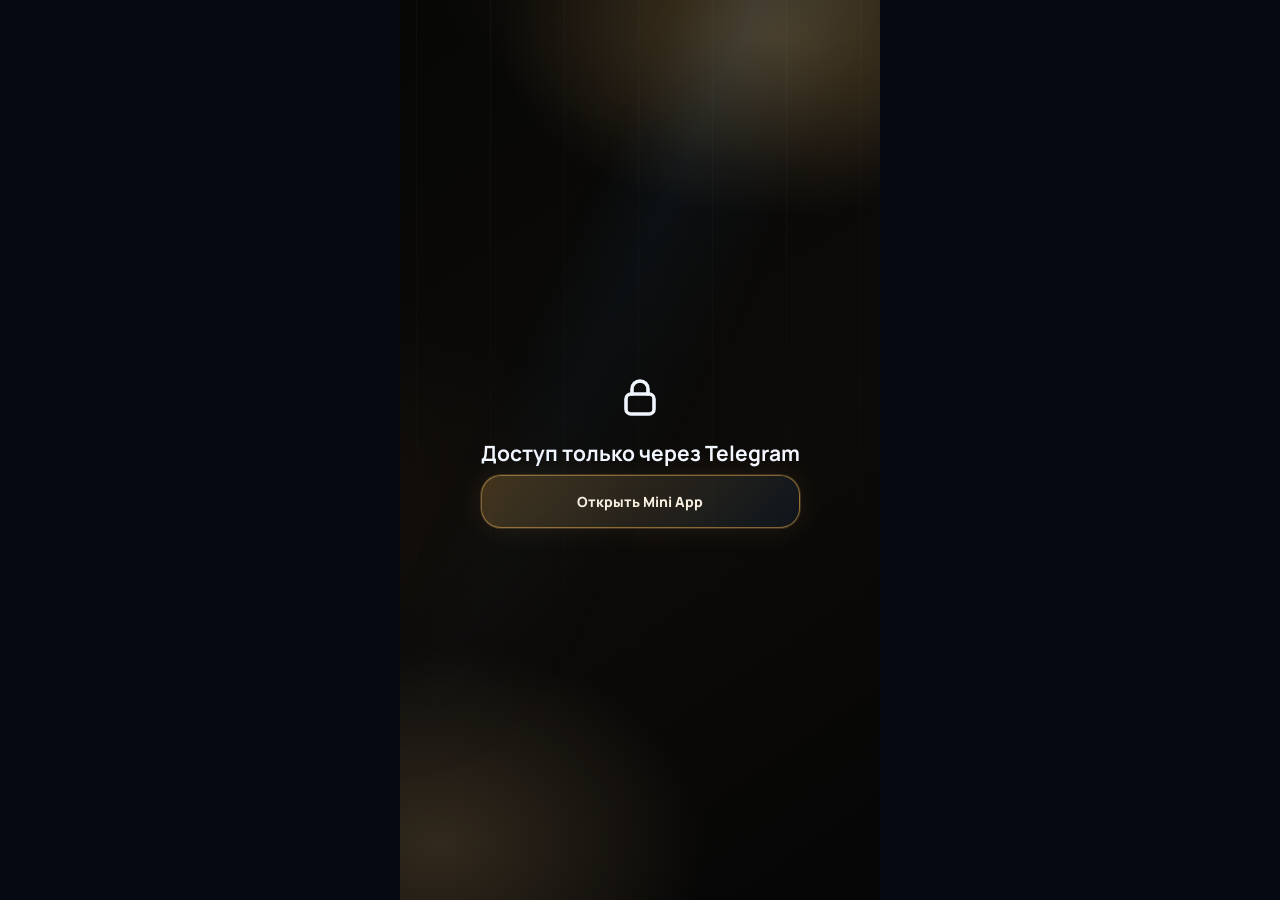
<file: miniapp/smarthouse_luxury_candidate.html>
<!DOCTYPE html>
<html lang="ru">
<head>
<meta charset="UTF-8">
<meta name="viewport" content="width=device-width,initial-scale=1,viewport-fit=cover,user-scalable=no">
<meta name="theme-color" content="#06111f">
<title>Умный дом</title>
<link rel="preconnect" href="https://fonts.googleapis.com">
<link rel="preconnect" href="https://fonts.gstatic.com" crossorigin>
<link href="https://fonts.googleapis.com/css2?family=Manrope:wght@400;500;600;700;800&family=JetBrains+Mono:wght@500;700;800&display=swap" rel="stylesheet">
<script src="https://telegram.org/js/telegram-web-app.js"></script>
<style>
:root{
  --app-bg:#050a12;--app-bg-gradient:radial-gradient(900px 500px at 82% -8%,rgba(42,127,255,.24),transparent 58%),radial-gradient(560px 360px at -20% 8%,rgba(255,183,69,.13),transparent 62%),linear-gradient(145deg,#050a12,#071426 54%,#02070d);
  --header-bg:linear-gradient(180deg,rgba(10,21,34,.84),rgba(5,11,20,.62));
  --card-bg:linear-gradient(155deg,rgba(13,28,47,.82),rgba(7,17,30,.72));
  --card-bg-hover:linear-gradient(155deg,rgba(20,42,68,.88),rgba(9,22,38,.82));
  --card-border:rgba(162,192,231,.16);--card-border-active:rgba(255,190,86,.55);
  --text-primary:#f4f7ff;--text-secondary:#aebbd0;--text-muted:#6f7f96;
  --accent-gold:#ffbd55;--accent-blue:#36a3ff;--accent-cyan:#27e1ff;--accent-green:#5fe0a6;--accent-red:#ff5f6d;--accent-purple:#b88cff;
  --warning:#ffbd55;--danger:#ff5f6d;--success:#5fe0a6;
  --shadow-card:0 20px 55px rgba(0,0,0,.42),0 1px 0 rgba(255,255,255,.05) inset;
  --shadow-glow-gold:0 0 0 1px rgba(255,189,85,.24),0 0 34px rgba(255,176,65,.22);
  --shadow-glow-blue:0 0 0 1px rgba(54,163,255,.22),0 0 34px rgba(54,163,255,.20);
  --radius-sm:12px;--radius-md:18px;--radius-lg:24px;--radius-xl:30px;
  --transition-fast:140ms cubic-bezier(.23,1,.32,1);--transition-normal:220ms cubic-bezier(.23,1,.32,1);--bottom-nav-height:82px;
  --bg:var(--app-bg);--bg2:#071426;--panel:var(--card-bg);--panel2:linear-gradient(150deg,rgba(15,31,52,.9),rgba(7,17,30,.82));
  --line:var(--card-border);--line2:rgba(255,190,86,.22);--text:var(--text-primary);--muted:var(--text-secondary);--faint:var(--text-muted);
  --blue:var(--accent-blue);--cyan:var(--accent-cyan);--green:var(--accent-green);--amber:var(--accent-gold);--red:var(--accent-red);--violet:var(--accent-purple);--water:#43d7dc;
  --shadow:var(--shadow-card);--r:var(--radius-lg);--r2:var(--radius-md);--ease:cubic-bezier(.23,1,.32,1);
  font-family:Manrope,-apple-system,BlinkMacSystemFont,"Segoe UI",sans-serif;
}
[data-theme="luxury-dark-mobile"]{color-scheme:dark;--app-bg:#070706;--app-bg-gradient:radial-gradient(720px 420px at 88% -6%,rgba(197,142,69,.14),transparent 55%),radial-gradient(480px 320px at -18% 55%,rgba(101,68,34,.10),transparent 62%),linear-gradient(145deg,#070706,#0d0b09 58%,#050505);--header-bg:linear-gradient(180deg,rgba(12,11,9,.92),rgba(7,7,6,.74));--card-bg:linear-gradient(150deg,rgba(30,27,23,.88),rgba(11,10,9,.84));--card-bg-hover:linear-gradient(150deg,rgba(38,33,27,.92),rgba(14,12,10,.88));--card-border:rgba(220,177,106,.20);--card-border-active:rgba(231,192,125,.48);--text-primary:#f7efe0;--text-secondary:#b0a38f;--text-muted:#817767;--accent-gold:#d9ae67;--accent-blue:#cba66c;--accent-cyan:#b89259;--accent-green:#6fd89b;--accent-red:#d46d63;--accent-purple:#aa8b64;--bg:#070706;--bg2:#100e0b;--panel:var(--card-bg);--panel2:linear-gradient(145deg,rgba(33,29,24,.82),rgba(13,11,9,.84));--line:var(--card-border);--line2:rgba(220,177,106,.30);--text:var(--text-primary);--muted:var(--text-secondary);--faint:var(--text-muted);--blue:var(--accent-blue);--cyan:var(--accent-cyan);--green:var(--accent-green);--amber:var(--accent-gold);--red:var(--accent-red);--violet:var(--accent-purple);--water:#a6c7c2;--shadow-card:0 20px 55px rgba(0,0,0,.42),0 1px 0 rgba(255,255,255,.04) inset;--shadow-glow-gold:0 0 0 1px rgba(217,174,103,.20),0 0 30px rgba(217,174,103,.11)}
[data-theme=light]{
  --app-bg:#eef5ff;--app-bg-gradient:radial-gradient(800px 420px at 85% -8%,rgba(54,163,255,.18),transparent 58%),radial-gradient(520px 340px at -18% 6%,rgba(255,189,85,.18),transparent 62%),linear-gradient(145deg,#f7fbff,#e7f1ff 58%,#dcecff);
  --header-bg:linear-gradient(180deg,rgba(255,255,255,.86),rgba(238,246,255,.68));
  --card-bg:linear-gradient(155deg,rgba(255,255,255,.88),rgba(241,247,255,.80));
  --card-bg-hover:linear-gradient(155deg,rgba(255,255,255,.95),rgba(235,245,255,.9));
  --card-border:rgba(28,72,118,.12);--card-border-active:rgba(214,142,39,.38);
  --text-primary:#101827;--text-secondary:#52647a;--text-muted:#8190a4;
  --bg:#eef5ff;--bg2:#dcecff;--panel:rgba(255,255,255,.86);--panel2:rgba(247,251,255,.94);
  --line:rgba(28,72,118,.12);--line2:rgba(28,72,118,.22);--text:#101827;--muted:#52647a;--faint:#8190a4;
  --shadow:0 16px 45px rgba(43,79,118,.14);
}
*{box-sizing:border-box;margin:0;padding:0;-webkit-tap-highlight-color:transparent}
html,body,#app{height:100%;overflow:hidden}
body{background:var(--bg);color:var(--text);font-size:14px}
button,input,select{font:inherit}
.app{height:100dvh;position:relative;overflow:hidden;background:var(--app-bg-gradient);}
.app:before{content:"";position:absolute;inset:-12%;pointer-events:none;background:
  linear-gradient(115deg,transparent 0 34%,rgba(54,163,255,.08) 42%,transparent 54%),
  repeating-linear-gradient(90deg,rgba(255,255,255,.035) 0 1px,transparent 1px 74px);
  mask-image:linear-gradient(to bottom,black,transparent 82%);animation:drift 18s ease-in-out infinite alternate}
@keyframes drift{from{transform:translate3d(-2%,0,0)}to{transform:translate3d(2%,1%,0)}}
.shell{height:100%;display:flex;flex-direction:column;position:relative;z-index:1}
.top{padding:calc(10px + env(safe-area-inset-top,0px)) 16px 8px;display:flex;align-items:center;justify-content:space-between;gap:12px;background:var(--header-bg)}
.brand{display:flex;align-items:center;gap:10px;min-width:0}.logo{width:38px;height:38px;border-radius:14px;display:grid;place-items:center;background:linear-gradient(135deg,#ffd37c,var(--accent-gold) 46%,#6a3d11);box-shadow:0 0 0 1px rgba(255,218,145,.24) inset,0 0 30px rgba(255,184,73,.35);color:#171006}
.brand b{display:block;font-size:16px;line-height:1}.brand span{display:block;color:var(--muted);font-size:11px;font-weight:700;margin-top:3px;white-space:nowrap}
.top-actions{display:flex;align-items:center;gap:8px}.icon-btn{width:38px;height:38px;border:1px solid rgba(255,190,86,.28);border-radius:14px;background:linear-gradient(155deg,rgba(15,26,42,.82),rgba(6,13,24,.72));color:var(--accent-gold);display:grid;place-items:center;box-shadow:0 1px 0 rgba(255,255,255,.06) inset;backdrop-filter:blur(16px);cursor:pointer;transition:transform var(--transition-fast),border-color var(--transition-normal),box-shadow var(--transition-normal)}
@media(hover:hover) and (pointer:fine){.icon-btn:hover,.action:hover,.tile:hover{border-color:var(--card-border-active);box-shadow:var(--shadow-card),var(--shadow-glow-gold)}}
.icon-btn:focus-visible,.action:focus-visible,.tile:focus-visible,.nav button:focus-visible{outline:2px solid var(--accent-gold);outline-offset:2px}
.icon-btn:active,.action:active,.tile:active,.nav button:active{transform:scale(.97)}
.screen{flex:1;overflow:auto;padding:0 14px calc(var(--bottom-nav-height) + 18px);scrollbar-width:none}.screen::-webkit-scrollbar{display:none}
.view{display:none;animation:rise .28s var(--ease)}.view.on{display:block}@keyframes rise{from{opacity:0;transform:translateY(10px)}to{opacity:1;transform:none}}
.hero{min-height:232px;border:1px solid rgba(255,190,86,.28);border-radius:30px;padding:22px;position:relative;overflow:hidden;background:
  linear-gradient(105deg,rgba(5,11,20,.90),rgba(9,21,36,.62) 48%,rgba(7,18,34,.30)),
  url("/local/assets/home-hero-orbital.png") center/cover;box-shadow:var(--shadow-card),0 0 50px rgba(255,184,73,.10)}
[data-theme=light] .hero{background:linear-gradient(105deg,rgba(255,255,255,.94),rgba(238,246,255,.72) 52%,rgba(238,246,255,.35)),url("/local/assets/home-hero-orbital.png") center/cover}
.hero h1{font-size:34px;letter-spacing:-1.5px;line-height:.96;margin:14px 0 9px;max-width:260px;text-shadow:0 10px 30px rgba(0,0,0,.5)}.eyebrow{font-size:10px;font-weight:800;letter-spacing:1.8px;text-transform:uppercase;color:#ffd37c}
.meta{color:var(--muted);font-weight:700;font-size:12px}.hero-grid{display:grid;grid-template-columns:repeat(3,1fr);gap:8px;margin-top:18px}
.mini{min-height:62px;border:1px solid rgba(255,190,86,.24);border-radius:16px;background:linear-gradient(160deg,rgba(12,24,39,.66),rgba(5,11,20,.58));padding:10px;backdrop-filter:blur(18px);box-shadow:0 1px 0 rgba(255,255,255,.05) inset}[data-theme=light] .mini{background:rgba(255,255,255,.65)}
.mini b{font-size:18px;line-height:1}.mini span{display:block;color:var(--muted);font-size:10.5px;font-weight:700;margin-top:4px}
.radar{position:absolute;right:14px;top:58px;width:128px;height:128px;border-radius:50%;display:grid;place-items:center;background:radial-gradient(circle,rgba(39,225,255,.12),transparent 65%)}
.radar svg{filter:drop-shadow(0 0 18px rgba(255,190,86,.26))}.radar-center{position:absolute;text-align:center;font-size:10px;color:var(--muted);font-weight:800}.radar-center b{display:block;color:var(--text);font-size:17px}
.cards{display:grid;grid-template-columns:1fr 1fr;gap:10px;margin-top:12px}.card,.panel{border:1px solid var(--line);border-radius:var(--r);background:var(--panel);box-shadow:var(--shadow);backdrop-filter:blur(20px);overflow:hidden}
.panel{padding:16px;margin-top:12px}.head{display:flex;align-items:center;justify-content:space-between;gap:10px;margin-bottom:12px}.title{display:flex;align-items:center;gap:9px;font-weight:800;font-size:16px}.title i{color:var(--accent,var(--blue));display:grid}
.sub{color:var(--muted);font-size:12px;font-weight:700}.badge{display:inline-flex;align-items:center;gap:6px;padding:6px 10px;border-radius:999px;border:1px solid var(--line);background:rgba(255,255,255,.05);font-size:11px;font-weight:800;color:var(--muted)}
.badge.ok{color:var(--green);background:rgba(95,224,166,.12);border-color:rgba(95,224,166,.25)}.badge.warn{color:var(--amber);background:rgba(255,196,77,.12);border-color:rgba(255,196,77,.25)}.badge.bad{color:var(--red);background:rgba(255,95,109,.12);border-color:rgba(255,95,109,.25)}
.tile{min-height:112px;padding:14px;border:1px solid var(--line);border-radius:20px;background:var(--panel2);cursor:pointer;transition:transform var(--transition-fast),border-color var(--transition-normal),background var(--transition-normal),box-shadow var(--transition-normal);box-shadow:0 1px 0 rgba(255,255,255,.045) inset}
.tile.wide{grid-column:span 2}.tile .k{color:var(--muted);font-size:11px;font-weight:800;text-transform:uppercase;letter-spacing:.7px}.tile .v{font-size:25px;font-weight:800;margin-top:12px;line-height:1}.tile .s{color:var(--muted);font-size:12px;font-weight:700;margin-top:6px}.tile.on{border-color:color-mix(in oklab,var(--c) 55%,var(--line));background:color-mix(in oklab,var(--c) 15%,var(--panel2))}
.actions{display:grid;grid-template-columns:repeat(3,1fr);gap:9px;margin-top:12px}.action{min-height:70px;border:1px solid var(--line);border-radius:20px;background:var(--panel2);color:var(--text);font-weight:800;display:flex;flex-direction:column;align-items:center;justify-content:center;gap:7px;cursor:pointer;transition:transform var(--transition-fast),border-color var(--transition-normal),box-shadow var(--transition-normal),background var(--transition-normal)}
.action i{color:var(--c,var(--accent-gold))}.action.primary{background:linear-gradient(135deg,rgba(255,190,86,.22),rgba(31,78,132,.16));border-color:rgba(255,190,86,.46);box-shadow:var(--shadow-glow-gold)}
.chart{height:128px;display:flex;align-items:flex-end;gap:2px;padding-top:8px;position:relative}.chart:after{content:"";position:absolute;left:0;right:0;bottom:0;height:42%;background:linear-gradient(to top,rgba(255,184,73,.12),transparent);pointer-events:none}.bar{flex:1;min-width:2px;border-radius:4px 4px 1px 1px;background:var(--green);opacity:.72;position:relative;box-shadow:0 0 12px color-mix(in oklab,currentColor 35%,transparent)}.bar.now{opacity:1;outline:2px solid #f7ead2;outline-offset:1px;box-shadow:0 0 18px rgba(255,220,158,.44)}.bar.tomorrow{opacity:.62}.bar.night:after{content:"";position:absolute;left:1px;right:1px;bottom:-5px;height:2px;border-radius:3px;background:var(--blue)}.axis{display:flex;justify-content:space-between;color:var(--faint);font-size:10px;font-weight:800;margin-top:8px}.day-axis{display:grid;grid-template-columns:1fr 1fr;gap:8px;color:var(--faint);font-size:10px;font-weight:900;text-transform:uppercase;letter-spacing:.08em;margin-top:6px}.day-axis span{border-top:1px solid var(--line);padding-top:5px}
.price-axis-chart{display:block;padding:0}.price-axis-chart:after{display:none}.price-axis-chart svg{display:block;width:100%;height:100%;overflow:visible}
.row{display:flex;align-items:center;gap:10px;padding:11px 0;border-bottom:1px solid var(--line)}.row:last-child{border-bottom:0}.row .grow{flex:1;min-width:0}.row b{font-size:14px}.row small{display:block;color:var(--muted);font-size:11px;font-weight:700;margin-top:2px}.row .right{text-align:right;font-weight:800}.dot{width:8px;height:8px;border-radius:50%;background:var(--faint);box-shadow:0 0 0 transparent}.dot.ok{background:var(--green);box-shadow:0 0 12px rgba(95,224,166,.5)}.dot.warn{background:var(--amber);box-shadow:0 0 12px rgba(255,196,77,.5)}.dot.bad{background:var(--red);box-shadow:0 0 12px rgba(255,95,109,.55)}
.switch{width:46px;height:28px;border-radius:99px;background:rgba(255,255,255,.12);border:1px solid var(--line);position:relative;flex-shrink:0}.switch:after{content:"";position:absolute;top:3px;left:3px;width:20px;height:20px;border-radius:50%;background:var(--muted);transition:.2s var(--ease)}.switch.on{background:color-mix(in oklab,var(--c,var(--green)) 32%,transparent);border-color:color-mix(in oklab,var(--c,var(--green)) 55%,var(--line))}.switch.on:after{transform:translateX(18px);background:var(--c,var(--green))}
.seg{display:grid;grid-template-columns:repeat(var(--n,3),1fr);gap:6px}.seg button{border:1px solid var(--line);border-radius:14px;background:rgba(255,255,255,.04);color:var(--muted);padding:10px 8px;font-weight:800;transition:transform var(--transition-fast),border-color var(--transition-normal),box-shadow var(--transition-normal)}.seg button:active{transform:scale(.97)}.seg button.on{background:color-mix(in oklab,var(--c,var(--accent-gold)) 24%,transparent);border-color:color-mix(in oklab,var(--c,var(--accent-gold)) 58%,var(--line));color:var(--text);box-shadow:0 0 22px color-mix(in oklab,var(--c,var(--accent-gold)) 24%,transparent)}
.nav{position:absolute;left:8px;right:8px;bottom:8px;z-index:20;display:grid;grid-template-columns:repeat(4,1fr);padding:8px 8px calc(8px + env(safe-area-inset-bottom,0px));background:rgba(5,12,22,.72);border:1px solid var(--line);border-radius:24px;backdrop-filter:blur(22px);box-shadow:0 -10px 40px rgba(0,0,0,.34)}
.nav button{border:0;background:transparent;color:var(--faint);font-size:10px;font-weight:800;display:flex;flex-direction:column;align-items:center;gap:4px;padding:7px 2px;border-radius:16px;transition:transform var(--transition-fast),color var(--transition-normal),background var(--transition-normal),box-shadow var(--transition-normal)}.nav button.on{color:var(--accent-gold);background:rgba(255,190,86,.12);box-shadow:var(--shadow-glow-gold)}
.toast{position:absolute;left:50%;bottom:88px;z-index:50;max-width:88%;transform:translate(-50%,16px);opacity:0;pointer-events:none;background:var(--panel2);border:1px solid var(--line2);border-radius:16px;padding:11px 14px;font-weight:800;box-shadow:var(--shadow);transition:.22s var(--ease);white-space:nowrap;overflow:hidden;text-overflow:ellipsis}.toast.show{opacity:1;transform:translate(-50%,0)}
.modal{position:absolute;inset:0;z-index:60;background:rgba(2,8,16,.58);backdrop-filter:blur(12px);display:none;align-items:flex-end}.modal.on{display:flex}.sheet{width:100%;max-height:84dvh;overflow:auto;border-radius:28px 28px 0 0;background:var(--bg2);border:1px solid var(--line2);padding:18px 16px calc(22px + env(safe-area-inset-bottom,0px));box-shadow:0 -20px 70px rgba(0,0,0,.42)}
.empty{color:var(--muted);font-weight:700;text-align:center;padding:22px 8px}.grid2{display:grid;grid-template-columns:1fr 1fr;gap:10px}.danger{--c:var(--red)!important;border-color:rgba(255,95,109,.34)!important}.mono{font-family:"JetBrains Mono",ui-monospace,monospace;font-feature-settings:"tnum" 1}
.energy-home{border-color:rgba(255,190,86,.24)}.energy-home .price-main{font-size:38px;font-weight:800;letter-spacing:-1px;color:var(--accent-gold);line-height:.95}.energy-home .unit{color:var(--text-secondary);font-size:12px;font-weight:800}.best-window{margin-top:12px;padding:12px;border:1px solid rgba(54,163,255,.22);border-radius:18px;background:linear-gradient(135deg,rgba(54,163,255,.12),rgba(255,190,86,.07))}
.sensor-danger{color:var(--danger)!important}
.loading{height:100%;display:grid;place-items:center;text-align:center;padding:30px}.loader{width:32px;height:32px;border-radius:50%;border:3px solid rgba(54,163,255,.18);border-top-color:var(--cyan);animation:spin .8s linear infinite;margin:auto}.icon-btn.spin svg{animation:spin .75s linear infinite}@keyframes spin{to{transform:rotate(360deg)}}
@media(prefers-reduced-motion:reduce){.app:before,.app:after,.sheen:after,.dot.ok,.badge.ok .dot,.view,.loader,.icon-btn.spin svg{animation:none!important}.icon-btn,.action,.tile,.nav button,.seg button,.fab,.fab svg,.fab-item,.fab-scrim{transition:none!important}}
@media(max-width:360px){.hero h1{font-size:30px}.radar{width:110px;height:110px;right:8px}.cards{gap:8px}.tile{padding:12px}.actions{gap:7px}.action{font-size:12px}}
/* Luxury concept parity: presentation only; V8 auth/actions remain unchanged. */
[data-theme="luxury-dark-mobile"] .app:before{display:none}.app{max-width:480px;margin:auto;background:var(--app-bg-gradient)}
.top{height:54px;padding:calc(10px + env(safe-area-inset-top,0px)) 17px 4px;background:transparent;border:0}.brand .logo,.brand span{display:none}.brand b{font:400 18px Georgia,serif}.top-actions{margin-left:auto}.icon-btn{width:34px;height:34px;border-radius:12px;background:rgba(255,255,255,.025)}
.screen{padding:0 15px calc(var(--bottom-nav-height) + 18px)}.hero{min-height:0;margin-top:8px;padding:22px 19px;border-radius:24px;background:linear-gradient(145deg,rgba(33,29,23,.88),rgba(10,10,9,.91));box-shadow:0 20px 50px rgba(0,0,0,.34)}
.hero h1{font:400 36px/1 Georgia,serif;letter-spacing:0;margin:8px 0}.hero .meta{font-size:12px}.hero-grid,.radar{display:none}.concept-calm{margin-top:16px;color:var(--green);font-size:12px}.concept-calm .dot{display:inline-block;margin-right:6px}
.page-head{margin:14px 2px 16px}.page-head h1{font:400 32px Georgia,serif;margin:0}.page-head p{color:var(--muted);font-size:11px;margin:5px 0}.section-label{display:flex;align-items:center;margin:20px 2px 10px}.section-label h2{font:400 20px Georgia,serif;margin:0}.section-label span{margin-left:auto;color:var(--muted);font-size:10px}
.panel{border-radius:18px;padding:15px;margin-top:10px;background:linear-gradient(145deg,rgba(29,26,22,.84),rgba(10,10,9,.89));box-shadow:inset 0 1px rgba(255,255,255,.035)}.panel .title{font-family:Georgia,serif;font-weight:400;font-size:20px}
.concept-price{display:grid;grid-template-columns:1fr auto;align-items:end}.concept-price strong{font:400 42px Georgia,serif}.concept-price small{color:var(--muted)}.concept-price .tier{color:var(--green);font-size:11px;margin-top:3px}.concept-meta{display:flex;gap:7px;margin-top:13px}.concept-meta .mini{flex:1;min-height:0;padding:10px;border-radius:12px;background:rgba(255,255,255,.025);color:var(--muted);font-size:10px}.concept-meta .mini b{display:block;color:var(--text);font-size:12px;margin-top:3px}
.room-card{display:flex;align-items:center;min-height:72px}.room-card .room-copy{margin-left:10px}.room-card .room-copy p{margin:3px 0 0;color:var(--muted);font-size:10px}.room-card .room-temp{font:400 26px Georgia,serif;margin-left:auto}.quick-grid{display:grid;grid-template-columns:repeat(2,1fr);gap:9px}.quick-grid .action{min-height:82px;align-items:flex-start;text-align:left;padding:13px;border-radius:16px}.quick-grid .action svg{color:var(--accent-gold)}
.nav{left:11px;right:11px;bottom:calc(10px + env(safe-area-inset-bottom,0px));padding:5px;height:68px;border-radius:24px;background:rgba(16,14,12,.94)}.nav button{border-radius:18px;font-size:9px}.nav button.on{color:var(--text);background:rgba(217,174,103,.1);box-shadow:none}
.price-axis-chart{height:185px!important;margin-top:12px}.price-axis-chart svg{height:185px}.settings-link{opacity:.82}
/* ===== v2 luxury effects (all gated by prefers-reduced-motion below) ===== */
@keyframes ambient{0%,100%{opacity:.42;transform:translate3d(-3%,0,0)}50%{opacity:.9;transform:translate3d(3%,2%,0)}}
@keyframes sheenMove{0%{transform:translateX(-130%) skewX(-12deg)}55%,100%{transform:translateX(320%) skewX(-12deg)}}
@keyframes pulseOk{0%,100%{box-shadow:0 0 0 0 rgba(95,224,166,0)}50%{box-shadow:0 0 11px 2px rgba(95,224,166,.5)}}
@keyframes fabPop{from{opacity:0;transform:scale(.5)}to{opacity:1;transform:scale(1)}}
/* animated background gradient + ambient glow (below the shell, never moves content) */
.app:after{content:"";position:absolute;inset:0;pointer-events:none;z-index:0;mix-blend-mode:screen;background:radial-gradient(460px 300px at 78% 4%,color-mix(in oklab,var(--accent-gold) 24%,transparent),transparent 60%),radial-gradient(430px 320px at 8% 94%,color-mix(in oklab,var(--accent-blue) 20%,transparent),transparent 62%);animation:ambient 15s ease-in-out infinite}
[data-theme=light] .app:after{mix-blend-mode:multiply;opacity:.6}
/* glass sheen on key surfaces */
.sheen{position:relative}
.sheen>*{position:relative;z-index:3}
.sheen:after{content:"";position:absolute;top:0;bottom:0;left:0;width:38%;pointer-events:none;z-index:2;background:linear-gradient(100deg,transparent,rgba(255,255,255,.13) 50%,transparent);animation:sheenMove 8s ease-in-out infinite}
[data-theme=light] .sheen:after{background:linear-gradient(100deg,transparent,rgba(255,255,255,.55) 50%,transparent)}
/* active/press glow + lift */
.icon-btn:active,.nav button:active,.seg button:active{box-shadow:var(--shadow-glow-gold)}
.action:active,.tile:active{transform:translateY(-2px) scale(.99);box-shadow:var(--shadow-card),var(--shadow-glow-gold)}
/* soft status pulse */
.dot.ok{animation:pulseOk 2.6s ease-in-out infinite}
/* ===== radial quick-action menu ===== */
.fab-scrim{position:absolute;inset:0;z-index:30;background:rgba(2,6,12,.30);opacity:0;pointer-events:none;transition:opacity var(--transition-normal)}
.fab-scrim.on{opacity:1;pointer-events:auto;backdrop-filter:blur(2px)}
.fab-wrap{position:absolute;right:18px;bottom:calc(var(--bottom-nav-height) + 14px + env(safe-area-inset-bottom,0px));z-index:40;width:60px;height:60px}
.fab{position:absolute;right:0;bottom:0;width:60px;height:60px;border-radius:50%;border:1px solid rgba(255,190,86,.5);background:linear-gradient(150deg,#ffd37c,var(--accent-gold) 52%,#a5691f);color:#1a1206;display:grid;place-items:center;cursor:pointer;z-index:3;box-shadow:0 12px 30px rgba(0,0,0,.42),var(--shadow-glow-gold);transition:transform var(--transition-normal),box-shadow var(--transition-normal)}
.fab svg{transition:transform var(--transition-normal)}
.fab-wrap.on .fab{transform:rotate(135deg)}
.fab-item{position:absolute;right:7px;bottom:7px;width:52px;height:56px;border:1px solid var(--line);border-radius:16px;background:var(--panel2);color:var(--text);display:flex;flex-direction:column;align-items:center;justify-content:center;gap:3px;font-size:8.5px;font-weight:800;line-height:1.05;text-align:center;cursor:pointer;opacity:0;transform:translate(0,0) scale(.4);pointer-events:none;backdrop-filter:blur(16px);box-shadow:var(--shadow-card);transition:transform .3s var(--ease),opacity .24s var(--ease),box-shadow var(--transition-normal)}
.fab-item i{color:var(--accent-gold);display:grid}
.fab-item.crit i{color:var(--red)}
.fab-wrap.on .fab-item{opacity:1;pointer-events:auto;transform:translate(var(--dx),var(--dy)) scale(1);transition-delay:calc(var(--i)*26ms)}
.fab-wrap.on .fab-item:active{transform:translate(var(--dx),var(--dy)) scale(.93)}
@media(hover:hover) and (pointer:fine){.fab-item:hover{border-color:var(--card-border-active);box-shadow:var(--shadow-card),var(--shadow-glow-gold)}}
</style>
</head>
<body>
<div id="app" class="app" data-theme="dark">
  <div class="loading"><div><div class="loader"></div><div class="sub" style="margin-top:12px">Загрузка Mini App</div></div></div>
</div>
<script>
(function(){
  "use strict";
  const tg = window.Telegram && window.Telegram.WebApp;
  const qs = new URLSearchParams(location.search);
  // ---- Deploy-time config (NO secrets, NO infrastructure hostnames shipped). ----
  // Inside Telegram the page is served same-origin, so HA_URL stays "" and every call is
  // relative. Desktop/browser preview (file://, localhost, or ?preview=1) derives the host
  // from window.location at runtime — no private/infra address is embedded in this file.
  const CONFIG = {
    botDeepLink: "https://t.me/your_home_bot/smarthome"
  };
  const PREVIEW = location.protocol === "file:" || location.hostname === "localhost" || qs.get("preview") === "1";
  const DESKTOP_PREVIEW = PREVIEW;
  const HA_URL = (PREVIEW && location.origin && location.origin !== "null") ? location.origin : "";
  const root = document.getElementById("app");
  const LS = "smarthouse_v8_settings";
  const now = () => new Date();
  const pad = n => String(n).padStart(2,"0");
  const fmtTime = d => `${pad(d.getHours())}:${pad(d.getMinutes())}`;
  const ico = {
    home:'<path d="M3 10.5 12 3l9 7.5M5.5 9.5V20h13V9.5M9.5 20v-5h5v5"/>',
    bolt:'<path d="M13 2 5 13h6l-1 9 8-12h-6l1-8Z"/>',
    shield:'<path d="M12 3 5 5.5V11c0 4.5 3 7.5 7 9 4-1.5 7-4.5 7-9V5.5L12 3Z"/>',
    sliders:'<path d="M4 7h10M18 7h2M4 17h2M10 17h10"/><circle cx="16" cy="7" r="2.2"/><circle cx="8" cy="17" r="2.2"/>',
    flame:'<path d="M12 3c.6 3-2 4-2 7a2.2 2.2 0 0 0 4.3.6c1.4 1 2.2 2.6 2.2 4.4a4.5 4.5 0 1 1-9 0c0-3.2 2.5-4.6 2.5-7.5C10 8 11 6 12 3Z"/>',
    boiler:'<rect x="7" y="4" width="10" height="16" rx="3"/><path d="M7 9h10"/><path d="M12 12c1 1 1.6 2 1.6 3.1a1.6 1.6 0 0 1-3.2 0c0-.9.6-1.4 1.6-3.1Z"/>',
    map:'<path d="M9 4 3 6.5v13.5L9 17.5 15 20l6-2.5V4L15 6.5 9 4Z"/><path d="M9 4v13.5M15 6.5V20"/>',
    car:'<path d="M3 13.5 4.8 8a3 3 0 0 1 2.8-2h8.8a3 3 0 0 1 2.8 2l1.8 5.5"/><path d="M3 13.5h18V18a1 1 0 0 1-1 1h-1.5a1 1 0 0 1-1-1v-1H6.5v1a1 1 0 0 1-1 1H4a1 1 0 0 1-1-1v-4.5Z"/>',
    water:'<path d="M12 3c3 4 6 6.8 6 10.5a6 6 0 0 1-12 0C6 9.8 9 7 12 3Z"/>',
    valve:'<circle cx="12" cy="12" r="4"/><path d="M12 8V3M9 3h6M12 16v5M9 21h6M16 12h5M21 9v6M8 12H3M3 9v6"/>',
    bulb:'<path d="M9 17h6M10 21h4M8.5 14a5.5 5.5 0 1 1 7 0c-.7.6-1 1.3-1 2.2H9.5c0-.9-.3-1.6-1-2.2Z"/>',
    moon:'<path d="M20 14.5A8 8 0 1 1 9.5 4 6.5 6.5 0 0 0 20 14.5Z"/>',
    walk:'<circle cx="13" cy="4.5" r="1.6"/><path d="M11 9l3-1 2 3 2 1M11 9l-1.5 4 2 2 .5 5M9.5 13 7 16"/>',
    leaf:'<path d="M5 19c0-8 6-13 14-13 0 8-5 14-13 14-1 0-2-.3-2-.3M9 15c2.5-3 5-4.5 8-5.5"/>',
    refresh:'<path d="M20 11a8 8 0 1 0-.8 4.5M20 6v5h-5"/>',
    gear:'<path d="M12 8.2a3.8 3.8 0 1 0 0 7.6 3.8 3.8 0 0 0 0-7.6Z"/><path d="M12 2.8v2.1M12 19.1v2.1M4.1 6.2l1.5 1.5M18.4 16.3l1.5 1.5M2.8 12h2.1M19.1 12h2.1M4.1 17.8l1.5-1.5M18.4 7.7l1.5-1.5"/>',
    sun:'<circle cx="12" cy="12" r="4"/><path d="M12 2v2M12 20v2M2 12h2M20 12h2M5 5l1.5 1.5M17.5 17.5 19 19M19 5l-1.5 1.5M6.5 17.5 5 19"/>',
    lock:'<rect x="5" y="10.5" width="14" height="10" rx="2.5"/><path d="M8 10.5V8a4 4 0 0 1 8 0v2.5"/>',
    unlock:'<rect x="5" y="10.5" width="14" height="10" rx="2.5"/><path d="M8 10.5V8a4 4 0 0 1 7.8-1.2"/>',
    plug:'<path d="M9 2v5M15 2v5M6 7h12v3a6 6 0 0 1-12 0V7ZM12 16v6"/>',
    fan:'<circle cx="12" cy="12" r="2"/><path d="M12 10c0-4 1-7 0-8-2 1-3 4-2 6M14 12c4 0 7 1 8 0-1-2-4-3-6-2M12 14c0 4-1 7 0 8 2-1 3-4 2-6M10 12c-4 0-7-1-8 0 1 2 4 3 6 2"/>',
    temp:'<path d="M14 13.5V5a2 2 0 0 0-4 0v8.5a4 4 0 1 0 4 0Z"/>',
    door:'<path d="M5 21V4a1 1 0 0 1 1-1h9a1 1 0 0 1 1 1v17M4 21h14"/><circle cx="13" cy="12" r="1" fill="currentColor" stroke="none"/>',
    smoke:'<circle cx="12" cy="12" r="8.5"/><circle cx="12" cy="12" r="2.2"/><path d="M12 3.5v2M12 18.5v2M3.5 12h2M18.5 12h2"/>',
    calendar:'<rect x="3.5" y="5" width="17" height="15.5" rx="2.2"/><path d="M3.5 9.5h17M8 3v4M16 3v4"/>',
    check:'<path d="M5 12.5 10 17.5 19.5 6.5"/>',
    play:'<path d="M7 4.5 19 12 7 19.5v-15Z"/>',
    stop:'<rect x="6" y="6" width="12" height="12" rx="2"/>',
    x:'<path d="M6 6l12 12M18 6 6 18"/>',
    plus:'<path d="M12 5v14M5 12h14"/>',
    battery:'<rect x="2.5" y="8" width="16" height="8" rx="2"/><path d="M21 11v2"/>',
    wifi:'<path d="M5 12.5a10 10 0 0 1 14 0M8 15.5a6 6 0 0 1 8 0M12 18.5h.01"/>',
    motion:'<circle cx="12" cy="4.5" r="1.6"/><path d="M10 8.5 14 7l2.5 3.2 2.5 1.1M10 8.5 8.5 13l2.8 2.2.7 5.3M8.5 13 5.5 16.5M14.2 13.5l2.3 2.5"/>',
    graph:'<circle cx="6" cy="7" r="2"/><circle cx="18" cy="8" r="2"/><circle cx="12" cy="17.5" r="2"/><path d="M7.7 8.3 10.5 15.6M16.4 9.4 13.4 16M8 6.6 16 7.6"/>'
  };
  const I = (name,size=21) => `<svg width="${size}" height="${size}" viewBox="0 0 24 24" fill="none" stroke="currentColor" stroke-width="1.8" stroke-linecap="round" stroke-linejoin="round">${ico[name]||""}</svg>`;
  const defaults = { theme:"dark", refresh:30, haptic:true, compact:false, big:false, safe:false, accent:"blue" };
  const app = {
    tab:"home", initData:"", auth:"init", spin:false, toast:null, modal:null, events:[], calendarIds:[], scroll:{},
    states:[], pollTimer:null, fabOpen:false, _countTab:null,
    settings:{...defaults,...readLS()}, data:mockData()
  };
  function readLS(){try{return JSON.parse(localStorage.getItem(LS)||"{}")}catch{return {}}}
  function saveLS(){localStorage.setItem(LS,JSON.stringify(app.settings))}
  function haptic(kind="light"){if(!app.settings.haptic)return;try{tg && tg.HapticFeedback && tg.HapticFeedback.impactOccurred(kind)}catch{}}
  function toast(msg){app.toast=msg;renderShell();clearTimeout(app.toastTimer);app.toastTimer=setTimeout(()=>{app.toast=null;renderShell()},2400)}
  function state(S,eid){const e=S.find(x=>x.entity_id===eid);return e?e.state:""}
  function attr(S,eid,k){const e=S.find(x=>x.entity_id===eid);return e&&e.attributes?e.attributes[k]:undefined}
  function num(S,eid){const v=parseFloat(state(S,eid));return isNaN(v)?0:v}
  function availOf(s){return s!==""&&s!=null&&s!=="unavailable"&&s!=="unknown"}
  // Availability at click time, from the last real state snapshot (task 4: never toggle an unknown entity).
  function isAvail(eid){const e=(app.states||[]).find(x=>x.entity_id===eid);return !!e&&availOf(e.state)}
  function safeText(s){return String(s??"").replace(/[&<>"']/g,m=>({"&":"&amp;","<":"&lt;",">":"&gt;",'"':"&quot;","'":"&#39;"}[m]))}
  // Canonical frontend unit: EUR/kWh everywhere. Both the HA sensors and
  // today_prices.json already use EUR/kWh; never convert to/from cents here.
  function priceTier(v){return v<=0.04?["ok","дёшево", "var(--green)"]:v<=0.10?["warn","средне","var(--amber)"]:["bad","дорого","var(--red)"]}
  function localKey(offset=0){
    const d=new Date(); d.setDate(d.getDate()+offset);
    return `${d.getFullYear()}-${pad(d.getMonth()+1)}-${pad(d.getDate())}`;
  }
  function normalizePrices(payload,fallback){
    if(Array.isArray(payload)){
      const arr=payload.map(v=>Number(v)).filter(Number.isFinite);
      return arr.length ? arr : fallback;
    }
    if(payload && typeof payload==="object"){
      if(Array.isArray(payload.today)){
        const arr=payload.today.map(v=>Number(v)).filter(Number.isFinite);
        if(arr.length) return arr;
      }
      const prices=payload.prices || {};
      const out=[];
      [localKey(0),localKey(1)].forEach(day=>{
        const byHour=prices[day] || {};
        for(let h=0;h<24;h++){
          const v=Number(byHour[String(h)]);
          out.push(Number.isFinite(v) ? v : null);
        }
      });
      if(out.some(Number.isFinite)) return out;
    }
    return fallback;
  }
  function windowLabel(idx,hours=2){
    const day=idx<24?"сегодня":"завтра";
    const hour=idx%24;
    const end=hour+hours;
    return `${day} ${pad(hour)}:00-${end>=24?"24":pad(end)}:00`;
  }
  function cheapestWindow(arr,hours=2,nightOnly=false){
    let best=null;
    for(let i=0;i<=arr.length-hours;i++){
      const slice=arr.slice(i,i+hours);
      if(!slice.every(Number.isFinite)) continue;
      if(nightOnly && !slice.every((_,j)=>{const h=(i+j)%24;return h>=22||h<6})) continue;
      const avg=slice.reduce((a,b)=>a+b,0)/hours;
      if(!best || avg<best.avg) best={idx:i,avg,label:windowLabel(i,hours)};
    }
    return best;
  }
  function cheapWindow(arr){
    const best=cheapestWindow(arr,2,false);
    return best ? best.label : "нет данных";
  }
  function mapEv(s){return ({charger_charging:"Заряжается",charger_insert:"Подключён",charger_pause:"Пауза",charger_free:"Свободен",charger_end:"Завершено",cloud_error:"Нет связи",quota_error:"Нет данных"})[s]||s||"нет данных"}
  function boilerMode(s){s=String(s||"").toLowerCase();if(s.includes("work")||s.includes("работ"))return"Работа";if(s.includes("dogor")||s.includes("догор")||s.includes("watch"))return"Догорание";if(s.includes("alarm")||s.includes("авар"))return"Авария";if(s==="off"||s.includes("выкл"))return"Выключен";return s||"нет данных"}
  function greeting(){const h=now().getHours();return h<6?"Доброй ночи":h<12?"Доброе утро":h<18?"Добрый день":"Добрый вечер"}
  function mockData(){
    const h=now().getHours(), today=[15.3,12.1,10.2,8.4,5.2,4.8,7.5,11.3,16.8,18.1,13.4,8.2,6.1,5.3,5.9,7.8,10.8,15.5,22.4,30.8,26.1,21.2,18.5,14.4], tomorrow=[11.2,8.6,7.4,6.9,5.1,4.6,6.2,9.8,12.7,14.2,10.1,7.7,6.4,6.1,7.2,9.1,13.6,18.4,24.5,29.2,25.4,19.6,14.1,10.8], arr=today.concat(tomorrow).map(v=>v/100);
    const items=[["ev","EV","car",0,0],["boil","Котёл","flame",3.5,.86],["akv","Аквариум","plug",.4,.08],["rec","Рециркуляция","water",.2,.04],["hyd","Гидрофор","water",.1,.02]];
    return {outside:22,price:{now:arr[h],avail:true,next:arr[h+1],arr,nowHour:h,cheapWindow:cheapWindow(arr),nightWindow:cheapestWindow(arr,2,true)?.label||"нет данных"},cost:{kwh:4.2,total:1.0,month:12.5,priceKnown:true,items:items.map(x=>({key:x[0],name:x[1],icon:x[2],system:x[0],kwh:x[3],cost:x[4],avail:true}))},
      ev:{status:"нет данных",raw:"",kwh:0,sched:"—",manual:false},boiler:{mode:"Догорание",co:58,coSet:67,cwu:49,cwuSet:55,ret:51,fan:0,power:true,pumpCo:true,pumpCwu:false,pumpCirc:true},
      floor:[{name:"Ванная",temp:24,mode:"auto"},{name:"Душевая",temp:23,mode:"auto"}],water:{open:true},security:{armed:false},nightSaver:false,zhara:false,
      sensors:{door:false,smoke:false,bath:false,shower:false,garage:false,kitchen:false,motion:false},batteries:[["Дверь",84],["Дым",92],["Ванная",61],["Душевая",28],["Кухня",73],["Гараж",12]].map(([name,pct])=>({name,pct})),
      rooms:[["Кухня",25.7,65],["Гостиная",22.2,56],["Спальня",27.8,62],["Улица",26.4,60]].map(x=>({name:x[0],temp:x[1],hum:x[2]})),air:{pm25:8,lux:321},
      lights:[["entr","Прихожая"],["fanar","Фонарь"],["isl","Остров"],["tbl","Стол"],["hall","Коридор"],["sauna","Баня"],["ver","Веранда"],["led1","LED1"],["led2","LED2"],["tv1","ТВ 1"],["tv2","ТВ 2"],["gir","Гирлянда"],["proj","Прожектор"]].map((x,i)=>({id:x[0],name:x[1],on:i===1,icon:"bulb"})),
      plugs:[["boil","Бойлер","flame"],["akv","Аквариум","plug"],["rec","Рециркуляция","refresh"],["hyd","Гидрофор","water"],["cal","Полотенцесушитель","temp"]].map((x,i)=>({id:x[0],name:x[1],on:i>0&&i<3,icon:x[2]}))};
  }
  const LIGHT_IDS={entr:"light.prikhozhaia_i_fanar_light",fanar:"light.prikhozhaia_i_fanar_light_2",isl:"light.svet_pervyi_etazh_1_light",tbl:"light.svet_pervyi_etazh_1_light_2",hall:"light.vtoroi_etazh_light",sauna:"light.dream_color_rgb",ver:"light.veranda_light"};
  const SWITCH_LIGHT_IDS={led1:"switch.kukhnia_poloski_switch_1",led2:"switch.kukhnia_poloski_switch_2",tv1:"switch.svet_tv_zona_switch_1",tv2:"switch.svet_tv_zona_switch_2",gir:"switch.smart_switch_2ch_switch_1",proj:"switch.smart_switch_2ch_switch_2"};
  const PLUG_IDS={boil:"switch.smart_plug_2_socket_1",akv:"switch.akvarium_svet_socket_1",rec:"switch.retserkuliatsiia_goriachai_vody_socket_1",hyd:"switch.zigbee_plug_2_socket_1",cal:"switch.kalarifer_socket_1"};
  const SCENE_IDS={akv:{on:"switch.vkliuchit_svet_nad_akvariumom",off:"switch.vykliuchit_svet_nad_akvariumom"},wall:{on:"switch.vkliuchit_svet_stena",off:"switch.vykliuchit_svet_stena"},cur:{on:"switch.vkliuchit_svet_zanaveski",off:"switch.vykliuchit_svet_zanaveski"},stair:{on:"switch.vkliuchit_svet_u_lestnitsy",off:"switch.vykliuchit_svet_u_lestnitsi"}};
  function mapStates(S,pricePayload=[]){
    const h=now().getHours(), liveArr=normalizePrices(pricePayload,null), arr=(Array.isArray(liveArr)&&liveArr.some(Number.isFinite))?liveArr:[], known=arr.filter(Number.isFinite), avg=known.reduce((a,b)=>a+b,0)/(known.length||1);
    const kwh=(eid,snap)=>Math.max(0,num(S,eid)-num(S,snap));
    const status=state(S,"sensor.ev_charger_status");
    const priceKnown=known.length>0, priceAvail=availOf(state(S,"sensor.nord_pool_lv_current_price"));
    const items=[
      ["ev","EV","car","sensor.ev_charger_energy","input_number.midnight_ev_energy"],["boil","Котёл","flame","sensor.boiler_total_energy","input_number.midnight_boiler_energy"],
      ["akv","Аквариум","plug","sensor.akvarium_svet_total_energy","input_number.midnight_akv_energy"],["rec","Рециркуляция","water","sensor.cherepakha_total_energy","input_number.midnight_chep_energy"],
      ["hyd","Гидрофор","water","sensor.zigbee_plug_2_total_energy","input_number.midnight_gidro_energy"],
      ["cal","Полотенцесушитель","flame","sensor.terarium_total_energy","input_number.midnight_kalarifer_energy"]
    ].map(x=>{const kv=kwh(x[3],x[4]);return {key:x[0],name:x[1],icon:x[2],system:x[0],kwh:kv,cost:kv*avg,avail:availOf(state(S,x[3]))};});
    const schedRaw=state(S,"input_datetime.ev_charge_start"), sched=schedRaw?schedRaw.replace("T"," ").split(" ").pop().slice(0,5):"—";
    return {...app.data,outside:parseFloat(state(S,"sensor.smart_weather_station_temperature"))||parseFloat(attr(S,"weather.forecast_home","temperature"))||parseFloat(attr(S,"weather.home","temperature"))||0,
      price:{now:num(S,"sensor.nord_pool_lv_current_price"),avail:priceAvail,next:Number.isFinite(arr[h+1])?arr[h+1]:null,arr,nowHour:h,cheapWindow:cheapWindow(arr),nightWindow:cheapestWindow(arr,2,true)?.label||"нет данных"},cost:{kwh:items.reduce((s,i)=>s+i.kwh,0),total:items.reduce((s,i)=>s+i.cost,0),items,month:num(S,"input_number.cost_month_total"),priceKnown},
      ev:{status:mapEv(status),raw:status,kwh:parseFloat(attr(S,"sensor.ev_charger_energy","session_kwh"))||0,sched,manual:state(S,"input_boolean.ev_manual_mode")==="on"},
      boiler:{mode:boilerMode(state(S,"sensor.boiler_mode")),co:Math.round(num(S,"sensor.boiler_co_temperature")),coSet:Math.round(num(S,"sensor.boiler_co_setpoint")),cwu:Math.round(num(S,"sensor.boiler_cwu_temperature")),cwuSet:Math.round(num(S,"sensor.boiler_cwu_setpoint")),ret:Math.round(num(S,"sensor.boiler_return_temperature")),fan:Math.round(num(S,"sensor.boiler_fan_power")),power:state(S,"switch.smart_plug_2_socket_1")==="on",pumpCo:state(S,"binary_sensor.boiler_co_pump")==="on",pumpCwu:state(S,"binary_sensor.boiler_cwu_pump")==="on",pumpCirc:state(S,"binary_sensor.boiler_circulation_pump")==="on"},
      floor:[{name:"Ванная",temp:parseFloat(attr(S,"climate.floor_heating","current_temperature"))||0,mode:attr(S,"climate.floor_heating","preset_mode")||"auto"},{name:"Душевая 1эт",temp:parseFloat(attr(S,"climate.floor_heating_2","current_temperature"))||0,mode:attr(S,"climate.floor_heating_2","preset_mode")||"auto"}],
      water:{open:state(S,"switch.voda_kran_switch_1")==="on"},security:{armed:state(S,"input_boolean.security_armed")==="on"},nightSaver:state(S,"input_boolean.night_saver")==="on",zhara:state(S,"input_boolean.rezhim_zhara")==="on",
      sensors:{door:state(S,"binary_sensor.door_sensor_door")==="on",smoke:state(S,"binary_sensor.wifi_th_smoke_sensor_smoke")==="on",bath:state(S,"binary_sensor.vannaia_moisture")==="on",shower:state(S,"binary_sensor.water_sensor_4_moisture")==="on",garage:state(S,"binary_sensor.garazh_moisture")==="on",kitchen:state(S,"binary_sensor.kukhnia_moisture")==="on",motion:state(S,"binary_sensor.lumi_cn_lumi_living_motion_v2_motion_state_p_2_1")==="on"},
      batteries:[["Дверь","sensor.door_sensor_battery"],["Дым","sensor.wifi_th_smoke_sensor_battery"],["Ванная","sensor.vannaia_battery"],["Душевая","sensor.water_sensor_4_battery"],["Кухня","sensor.kukhnia_battery"],["Гараж","sensor.garazh_battery"]].map(x=>({name:x[0],pct:Math.round(num(S,x[1]))})),
      lights:[["entr","Прихожая","light.prikhozhaia_i_fanar_light"],["fanar","Фонарь","light.prikhozhaia_i_fanar_light_2"],["isl","Остров","light.svet_pervyi_etazh_1_light"],["tbl","Стол","light.svet_pervyi_etazh_1_light_2"],["hall","Коридор","light.vtoroi_etazh_light"],["sauna","Баня","light.dream_color_rgb"],["ver","Веранда","light.veranda_light"],["led1","LED1","switch.kukhnia_poloski_switch_1"],["led2","LED2","switch.kukhnia_poloski_switch_2"],["tv1","ТВ 1","switch.svet_tv_zona_switch_1"],["tv2","ТВ 2","switch.svet_tv_zona_switch_2"],["gir","Гирлянда","switch.smart_switch_2ch_switch_1"],["proj","Прожектор","switch.smart_switch_2ch_switch_2"]].map(x=>({id:x[0],name:x[1],icon:"bulb",on:state(S,x[2])==="on",avail:availOf(state(S,x[2]))})),
      plugs:[["boil","Бойлер","switch.smart_plug_2_socket_1","flame"],["akv","Аквариум","switch.akvarium_svet_socket_1","plug"],["rec","Рециркуляция","switch.retserkuliatsiia_goriachai_vody_socket_1","refresh"],["hyd","Гидрофор","switch.zigbee_plug_2_socket_1","water"],["cal","Полотенцесушитель","switch.kalarifer_socket_1","temp"]].map(x=>({id:x[0],name:x[1],on:state(S,x[2])==="on",icon:x[3],avail:availOf(state(S,x[2]))})),
      rooms:[["Кухня","sensor.kukhnia_temperature","sensor.kukhnia_humidity"],["Гостиная","sensor.miaomiaoc_cn_blt_3_living_t1_temperature_p_2_1","sensor.miaomiaoc_cn_blt_3_living_t1_relative_humidity_p_2_2"],["Спальня","sensor.lumi_cn_lumi_bedroom_th_v1_temperature_p_2_1","sensor.lumi_cn_lumi_bedroom_th_v1_relative_humidity_p_2_2"],["Улица","sensor.smart_weather_station_temperature","sensor.smart_weather_station_humidity"]].map(x=>({name:x[0],temp:parseFloat(state(S,x[1])),hum:parseFloat(state(S,x[2]))})),
      air:{pm25:parseFloat(state(S,"sensor.zhimi_cn_purifier_mb3_pm2_5_density_p_3_6")),lux:Math.round(parseFloat(state(S,"sensor.lumi_cn_gateway_v3_illumination_p_5_1")))},
      calendarIds:S.filter(e=>e.entity_id&&e.entity_id.startsWith("calendar.")).map(e=>e.entity_id)
    };
  }
  async function fetchData(){
    if(DESKTOP_PREVIEW && !app.initData){app.auth="ok";renderShell();return}
    if(!app.initData)return;
    app.spin=true; renderShell();
    try{
      const sr=await fetch(`${HA_URL}/api/miniapp-state`,{method:"POST",headers:{"Content-Type":"application/json"},body:JSON.stringify({initData:app.initData})}); if(!sr.ok)throw new Error(sr.status);
      const payload=await sr.json(), S=payload.states||[], arr=payload.prices||[];
      app.states=S; app.data=mapStates(S,arr); app.calendarIds=app.data.calendarIds||[]; app.auth="ok"; app.spin=false; renderShell(); fetchCalendar();
    }catch(e){console.error(e);app.spin=false;if(app.auth!=="ok")app.auth="error";renderShell()}
  }
  async function fetchCalendar(){
    if(DESKTOP_PREVIEW && !app.initData)return;
    if(!app.initData || !app.calendarIds.length)return;
    const start=new Date(), end=new Date(); end.setDate(end.getDate()+14);
    let out=[];
    try{const r=await fetch(`${HA_URL}/api/miniapp-calendar`,{method:"POST",headers:{"Content-Type":"application/json"},body:JSON.stringify({initData:app.initData,calendarIds:app.calendarIds,start:start.toISOString(),end:end.toISOString()})});
      if(r.ok)out=(await r.json()).events||[];
    }catch{}
    app.events=out.sort((a,b)=>String(a.start?.dateTime||a.start?.date||"").localeCompare(String(b.start?.dateTime||b.start?.date||""))).slice(0,6);
    renderShell();
  }
  async function auth(){
    if(DESKTOP_PREVIEW){app.auth="ok";renderShell();return}
    if(!tg || !tg.initData){app.auth="blocked";renderShell();return}
    try{tg.ready();tg.expand();app.initData=tg.initData;const r=await fetch(`${HA_URL}/api/miniapp-auth`,{method:"POST",headers:{"Content-Type":"application/json"},body:JSON.stringify({initData:app.initData})});if(!r.ok)throw new Error(r.status);await fetchData();restartPoll()}
    catch(e){console.error(e);app.auth="error";renderShell()}
  }
  function restartPoll(){
    clearInterval(app.pollTimer);
    if(DESKTOP_PREVIEW || !app.initData) return;
    const sec=Math.max(10,Number(app.settings.refresh)||30);
    app.pollTimer=setInterval(fetchData,sec*1000);
  }
  // Fire a single service call. Returns a promise that REJECTS on failure (no optimistic UI here).
  function svc(domain,service,entity_id,extra={}){
    if(app.settings.safe && ["turn_off","turn_on"].includes(service) && domain!=="light"){return Promise.reject(new Error("Безопасный режим"))}
    if(DESKTOP_PREVIEW || !app.initData) return Promise.resolve();
    return fetch(`${HA_URL}/api/miniapp-action`,{method:"POST",headers:{"Content-Type":"application/json"},body:JSON.stringify({initData:app.initData,domain,service,entity_id,extra})}).then(r=>{if(!r.ok)throw new Error("HA "+r.status)});
  }
  // Run command(s): show pending → wait for the real backend response → re-read HA state to
  // confirm → only then show success (or an error). No UI state is flipped before the response.
  function cmd(okMsg,...calls){
    if(DESKTOP_PREVIEW){toast("Демо-режим: команды отключены");return Promise.resolve()}
    toast("Отправляю…");
    return Promise.all(calls).then(()=>fetchData()).then(()=>{if(okMsg)toast(okMsg)}).catch(e=>{toast("Ошибка: "+((e&&e.message)||e))});
  }
  function setWaterAndVerify(open){
    if(DESKTOP_PREVIEW){toast("Демо-режим: команды отключены");return Promise.resolve()}
    if(!isAvail("switch.voda_kran_switch_1")){toast("Кран: нет данных, обновите");return Promise.resolve()}
    toast("Отправляю…");
    return svc("switch",open?"turn_on":"turn_off","switch.voda_kran_switch_1")
      .then(()=>fetchData())
      .then(()=>{if(app.data.water.open!==open)throw new Error("состояние крана не подтвердилось");toast(open?"Вода открыта":"Вода перекрыта")})
      .catch(e=>{toast("Ошибка: "+((e&&e.message)||e))});
  }
  // Resolve a UI light id to its underlying service call(s), returning a single promise.
  function lightSvc(id,on){
    if(LIGHT_IDS[id]){const p=[svc("light",on?"turn_on":"turn_off",LIGHT_IDS[id])];if(id==="sauna")p.push(svc("light",on?"turn_on":"turn_off","light.dream_color_rgb_2"));return Promise.all(p)}
    if(SWITCH_LIGHT_IDS[id])return svc("switch",on?"turn_on":"turn_off",SWITCH_LIGHT_IDS[id]);
    if(SCENE_IDS[id])return svc("switch","turn_on",on?SCENE_IDS[id].on:SCENE_IDS[id].off);
    return Promise.resolve();
  }
  function act(name,arg){
    haptic("medium");
    const d=app.data;
    if(name==="refresh"){fetchData();toast("Данные обновляются");return}
    if(name==="theme"){app.settings.theme=app.settings.theme==="dark"?"light":"dark";saveLS();renderShell();return}
    if(name==="night"){cmd("Ночной режим включён",...d.lights.map(l=>lightSvc(l.id,false)));return}
    if(name==="away"){cmd("Ушли: охрана включена",...d.lights.map(l=>lightSvc(l.id,false)),svc("input_boolean","turn_on","input_boolean.security_armed"));return}
    if(name==="home"){cmd("Режим дома",svc("input_boolean","turn_off","input_boolean.security_armed"));return}
    if(name==="eco"){cmd("Экономия активна",svc("climate","set_preset_mode","climate.floor_heating",{preset_mode:"auto"}),svc("climate","set_preset_mode","climate.floor_heating_2",{preset_mode:"auto"}));return}
    if(name==="nightSaver"){const v=!d.nightSaver;cmd(v?"Ночная экономия ВКЛ (до 05:00)":"Ночная экономия ВЫКЛ",svc("input_boolean",v?"turn_on":"turn_off","input_boolean.night_saver"));return}
    if(name==="zhara"){const v=!d.zhara;cmd(v?"Жара: нагрев выключен":"Жара выключена — нагрев вернулся",svc("script","turn_on",v?"script.rezhim_zhara_on":"script.rezhim_zhara_off"));return}
    if(name==="sceneAway"){cmd("Режим «Ушёл»",svc("script","turn_on","script.scene_away"));return}
    if(name==="sceneCinema"){cmd("Режим «Кино»",svc("script","turn_on","script.scene_cinema"));return}
    if(name==="sceneGuests"){cmd("Режим «Гости»",svc("script","turn_on","script.scene_guests"));return}
    if(name==="evStart"){cmd("EV зарядка запущена",svc("switch","turn_on","switch.ev_charger_switch"),svc("input_boolean","turn_on","input_boolean.ev_manual_mode"));return}
    if(name==="evStop"){cmd("EV остановлена",svc("switch","turn_off","switch.ev_charger_switch"),svc("input_boolean","turn_off","input_boolean.ev_manual_mode"));return}
    if(name==="evScheduleNight"){cmd("EV: ищу лучшие 2 часа ночи",svc("shell_command","ev_night2h",null));return}
    if(name==="evManual"){const v=!d.ev.manual;cmd(v?"EV: ручной режим":"EV: авто режим",svc("input_boolean",v?"turn_on":"turn_off","input_boolean.ev_manual_mode"));return}
    if(name==="boiler"){if(!DESKTOP_PREVIEW&&!isAvail("switch.smart_plug_2_socket_1")){toast("Котёл: нет данных, обновите");return}const on=!d.boiler.power;cmd("Котёл "+(on?"включён":"выключен"),svc("switch",on?"turn_on":"turn_off","switch.smart_plug_2_socket_1"));return}
    if(name==="cwu"){cmd("ГВС "+arg+"°",svc("rest_command","set_boiler_cwu_temp",null,{temp:arg}));return}
    if(name==="co"){cmd("CO "+arg+"°",svc("rest_command","set_boiler_co_temp",null,{temp:arg}));return}
    if(name==="floor"){const [i,mode]=arg,eid=i===0?"climate.floor_heating":"climate.floor_heating_2";const calls=[svc("climate","set_preset_mode",eid,{preset_mode:mode})];if(mode==="manual")calls.push(svc("climate","set_temperature",eid,{temperature:30}));cmd("Пол: "+(mode==="manual"?"30°":"авто"),...calls);return}
    if(name==="openWater"){app.modal="confirmOpenWater";renderShell();return}
    if(name==="doOpenWater"){app.modal=null;renderShell();setWaterAndVerify(true);return}
    if(name==="closeWater"){app.modal="confirmWater";renderShell();return}
    if(name==="doCloseWater"){app.modal=null;renderShell();setWaterAndVerify(false);return}
    if(name==="arm"){if(!DESKTOP_PREVIEW&&!isAvail("input_boolean.security_armed")){toast("Охрана: нет данных, обновите");return}const v=!d.security.armed;cmd(v?"Охрана включена":"Охрана снята",svc("input_boolean",v?"turn_on":"turn_off","input_boolean.security_armed"));return}
    if(name==="allLightsOff"){cmd("Свет выключен",...d.lights.map(l=>lightSvc(l.id,false)));return}
    if(name==="settings"){app.tab="settings";renderShell();return}
  }
  function toggleLight(id){
    const l=app.data.lights.find(x=>x.id===id); if(!l)return;
    if(!DESKTOP_PREVIEW && l.avail===false){toast(l.name+": нет данных, обновите");return}
    const on=!l.on;
    cmd(`${l.name}: ${on?"вкл":"выкл"}`,lightSvc(id,on));
  }
  function togglePlug(id){
    const p=app.data.plugs.find(x=>x.id===id); if(!p)return;
    if(!DESKTOP_PREVIEW && p.avail===false){toast(p.name+": нет данных, обновите");return}
    if(!PLUG_IDS[id])return;
    const on=!p.on;
    cmd(`${p.name}: ${on?"вкл":"выкл"}`,svc("switch",on?"turn_on":"turn_off",PLUG_IDS[id]));
  }
  function rememberScroll(){
    const el=document.querySelector(".screen");
    if(el)app.scroll[app.tab]=el.scrollTop;
  }
  window.v8act=act; window.v8nav=t=>{rememberScroll();app.fabOpen=false;app.tab=t;haptic();renderShell()}; window.v8toggleLight=toggleLight; window.v8togglePlug=togglePlug;
  window.v8set=(k,v)=>{app.settings[k]=v;saveLS();if(k==="refresh")restartPoll();renderShell()}; window.v8modal=v=>{app.modal=v;renderShell()};
  // Radial quick-action menu — routes through existing act()/v8modal only; no new entities/actions.
  window.v8fabToggle=()=>{app.fabOpen=!app.fabOpen;haptic();renderShell()};
  window.v8fabClose=()=>{if(app.fabOpen){app.fabOpen=false;renderShell()}};
  window.v8fabAct=(n,arg)=>{app.fabOpen=false;renderShell();act(n,arg)};
  window.v8fabModal=m=>{app.fabOpen=false;app.modal=m;haptic();renderShell()};
  function alerts(){
    const s=app.data.sensors,a=[]; if(s.smoke)a.push("Дым"); if(s.bath)a.push("Протечка: ванная"); if(s.shower)a.push("Протечка: душевая"); if(s.garage)a.push("Протечка: гараж"); if(s.kitchen)a.push("Протечка: кухня"); if(s.door&&app.data.security.armed)a.push("Дверь открыта"); if(!app.data.water.open)a.push("Вода перекрыта"); return a;
  }
  function renderShell(){
    rememberScroll();
    root.dataset.theme=app.settings.theme==="dark"?"luxury-dark-mobile":app.settings.theme; root.className="app";
    if(app.auth==="init"){root.innerHTML=`<div class="loading"><div><div class="loader"></div><div class="sub" style="margin-top:12px">Авторизация</div></div></div>`;return}
    if(app.auth==="blocked"){root.innerHTML=`<div class="loading"><div>${I("lock",48)}<h2 style="margin:14px 0 8px">Доступ только через Telegram</h2><a class="action primary" style="text-decoration:none;color:var(--text);padding:16px 24px;min-height:auto" href="${CONFIG.botDeepLink}">Открыть Mini App</a></div></div>`;return}
    if(app.auth==="error"){root.innerHTML=`<div class="loading"><div>${I("x",48)}<h2 style="margin:14px 0 8px">Ошибка авторизации</h2><div class="sub">Открой приложение через Telegram</div></div></div>`;return}
    const tabs={home:renderHome,control:renderDevices,energy:renderEnergy,events:renderEvents,heat:renderHeat,devices:renderDevices,security:renderSecurity,graph:renderGraph,livemap:renderLivemap,settings:renderSettings};
    root.innerHTML=`<div class="shell">
      <header class="top"><div class="brand"><div><b>Умный дом</b><span>${DESKTOP_PREVIEW?"desktop preview":"Telegram Mini App"}</span></div></div>
      <div class="top-actions"><span class="badge ok"><span class="dot ok"></span>HA online</span><button class="icon-btn ${app.spin?"spin":""}" onclick="v8act('refresh')" aria-label="Обновить">${I("refresh",18)}</button><button class="icon-btn settings-link" onclick="v8nav('settings')" aria-label="Настройки">${I("gear",18)}</button></div></header>
      <main class="screen">${DESKTOP_PREVIEW?`<div style="margin:10px 0 2px;padding:8px 12px;border:1px solid var(--line2);border-radius:12px;background:rgba(255,189,85,.14);color:var(--amber);font-weight:800;font-size:12px;text-align:center">ДЕМО-режим · показаны примерные данные, не реальное состояние дома</div>`:""}${(tabs[app.tab]||renderHome)()}</main>${renderNav()}${renderFab()}${renderToast()}${renderModal()}</div>`;
    const el=document.querySelector(".screen");
    if(el)el.scrollTop=app.scroll[app.tab]||0;
    runCountUps();
  }
  function renderGraph(){
    if(DESKTOP_PREVIEW) return `<section class="view on"><div class="panel"><div class="head"><div class="title" style="--accent:var(--violet)"><i>${I("graph")}</i>Граф связей</div></div><div class="sub" style="padding:8px 2px">Откроется в приложении Home Assistant (страница /local/graph.html).</div></div></section>`;
    return `<section class="view on" style="padding:0;height:100%"><div style="display:flex;align-items:center;gap:10px;padding:8px 4px 4px"><button class="icon-btn" onclick="v8nav('home')">${I("x",18)}</button><b style="font-weight:800">Граф связей</b></div><iframe src="/local/graph.html" title="Граф связей" style="display:block;width:100%;height:calc(100vh - 200px);min-height:400px;border:0;border-radius:14px;background:#0a0d12"></iframe></section>`;
  }
  function renderLivemap(){
    if(DESKTOP_PREVIEW) return `<section class="view on"><div class="panel"><div class="head"><div class="title" style="--accent:var(--cyan)"><i>${I("map")}</i>Живая карта</div></div><div class="sub" style="padding:8px 2px">Откроется в приложении Home Assistant (/local/livemap.html).</div></div></section>`;
    return `<section class="view on" style="padding:0;height:100%"><div style="display:flex;align-items:center;gap:10px;padding:8px 4px 4px"><button class="icon-btn" onclick="v8nav('home')">${I("x",18)}</button><b style="font-weight:800">Живая карта</b></div><iframe src="/local/livemap.html" title="Живая карта" style="display:block;width:100%;height:calc(100vh - 200px);min-height:400px;border:0;border-radius:14px;background:#0e1420"></iframe></section>`;
  }
  function renderNav(){
    const nav=[["home","Дом","home"],["control","Управление","bulb"],["energy","Энергия","bolt"],["events","События","shield"]];
    return `<nav class="nav">${nav.map(n=>`<button class="${app.tab===n[0]?"on":""}" onclick="v8nav('${n[0]}')">${I(n[2],22)}${n[1]}</button>`).join("")}</nav>`;
  }
  function renderToast(){return `<div class="toast ${app.toast?"show":""}">${safeText(app.toast||"")}</div>`}
  function renderFab(){
    // Every item uses ONLY already-allow-listed actions via act()/v8modal (critical «Ушёл» → confirm sheet).
    const items=[
      {onclick:"v8fabModal('scene:sceneAway')",i:"walk",l:"Ушёл",crit:true},
      {onclick:"v8fabAct('sceneCinema')",i:"play",l:"Кино"},
      {onclick:"v8fabAct('sceneGuests')",i:"home",l:"Гости"},
      {onclick:"v8fabAct('zhara')",i:"sun",l:"Жара"},
      {onclick:"v8fabAct('nightSaver')",i:"moon",l:"Ночь"},
      {onclick:"v8fabAct('allLightsOff')",i:"bulb",l:"Свет выкл"}
    ];
    const pos=[[-17,-159],[-60,-148],[-98,-126],[-129,-94],[-150,-55],[-160,-11]];
    const on=app.fabOpen?"on":"";
    return `<div class="fab-scrim ${on}" onclick="v8fabClose()"></div>
      <div class="fab-wrap ${on}">
        ${items.map((it,i)=>`<button class="fab-item ${it.crit?"crit":""}" style="--dx:${pos[i][0]}px;--dy:${pos[i][1]}px;--i:${items.length-i}" onclick="${it.onclick}"><i>${I(it.i,20)}</i>${it.l}</button>`).join("")}
        <button class="fab" onclick="v8fabToggle()" aria-label="Быстрые действия" aria-expanded="${app.fabOpen?"true":"false"}">${I("plus",26)}</button>
      </div>`;
  }
  function reducedMotion(){try{return window.matchMedia&&window.matchMedia("(prefers-reduced-motion: reduce)").matches}catch{return false}}
  // Count-up on key numbers — runs only on tab change / first load (not on every poll or toast),
  // skips non-numeric ("—" / "нет данных"), and always restores the exact rendered text.
  function runCountUps(){
    if(reducedMotion()){app._countTab=app.tab;return}
    if(app._countTab===app.tab)return; app._countTab=app.tab;
    document.querySelectorAll("[data-countup]").forEach(el=>{
      const target=parseFloat(el.getAttribute("data-countup"));
      if(!Number.isFinite(target))return;
      const dec=parseInt(el.getAttribute("data-dec")||"0",10),finalText=el.textContent,t0=performance.now(),dur=640;
      function step(t){const k=Math.min(1,(t-t0)/dur),e=1-Math.pow(1-k,3);el.textContent=(target*e).toFixed(dec);if(k<1)requestAnimationFrame(step);else el.textContent=finalText;}
      requestAnimationFrame(step);
    });
  }
  const SCENE_INFO={
    sceneAway:{t:"Ушёл",d:"Выключит весь свет в доме (все комнаты, подсветки, ТВ-зона) и включит охрану."},
    sceneCinema:{t:"Кино",d:"Выключит основной свет и включит подсветку ТВ-зоны."},
    sceneGuests:{t:"Гости",d:"Включит основной свет по всему дому: прихожая, оба этажа, веранда."},
    night:{t:"Ночь",d:"Выключит весь свет. Бойлер будет греться только при дешёвом электричестве (≤ 0.04 €/кВт·ч)."}
  };
  function renderModal(){
    if(app.modal&&app.modal.indexOf("scene:")===0){const k=app.modal.slice(6),s=SCENE_INFO[k]||{t:"",d:""};return `<div class="modal on" onclick="if(event.target.className.includes('modal'))v8modal(null)"><div class="sheet"><div class="head"><div class="title" style="--accent:var(--accent-gold)"><i>${I("play")}</i>Сцена «${s.t}»</div><button class="icon-btn" onclick="v8modal(null)">${I("x",18)}</button></div><p class="sub" style="line-height:1.55;margin-bottom:14px">${s.d}</p><div class="grid2"><button class="action" onclick="v8modal(null)">Отмена</button><button class="action primary" onclick="v8modal(null);v8act('${k}')">Запустить</button></div></div></div>`;}
    if(app.modal==="confirmWater")return `<div class="modal on" onclick="if(event.target.className.includes('modal'))v8modal(null)"><div class="sheet"><div class="head"><div class="title" style="--accent:var(--red)"><i>${I("valve")}</i>Перекрыть воду?</div><button class="icon-btn" onclick="v8modal(null)">${I("x",18)}</button></div><p class="sub" style="line-height:1.55;margin-bottom:14px">Это закроет главный кран на весь дом. Используй при протечке или аварии.</p><div class="grid2"><button class="action" onclick="v8modal(null)">Отмена</button><button class="action danger" onclick="v8act('doCloseWater')">${I("valve")} Закрыть</button></div></div></div>`;
    if(app.modal==="confirmOpenWater")return `<div class="modal on" onclick="if(event.target.className.includes('modal'))v8modal(null)"><div class="sheet"><div class="head"><div class="title" style="--accent:var(--water)"><i>${I("valve")}</i>Открыть воду?</div><button class="icon-btn" onclick="v8modal(null)">${I("x",18)}</button></div><p class="sub" style="line-height:1.55;margin-bottom:14px">Это откроет главный кран на весь дом. Убедись, что причина перекрытия устранена.</p><div class="grid2"><button class="action" onclick="v8modal(null)">Отмена</button><button class="action primary" onclick="v8act('doOpenWater')">${I("valve")} Открыть</button></div></div></div>`;
    return "";
  }
  function renderRadar(){
    const a=alerts().length, d=app.data, parts=[
      ["price",d.price.now<=10?1:.55,d.price.now<=10?"var(--green)":"var(--amber)"],["ev",d.ev.raw==="charger_charging"?1:.35,"var(--green)"],["boiler",d.boiler.power?1:.45,"var(--amber)"],["water",d.water.open?1:.2,d.water.open?"var(--water)":"var(--red)"],["security",a?1:.55,a?"var(--red)":"var(--green)"]
    ];
    const rings=parts.map((p,i)=>`<circle cx="70" cy="70" r="${22+i*10}" fill="none" stroke="${p[2]}" stroke-width="5" stroke-dasharray="${Math.round(2*Math.PI*(22+i*10)*p[1])} 999" stroke-linecap="round" transform="rotate(${-90+i*28} 70 70)" opacity="${.55+i*.08}"/>`).join("");
    return `<div class="radar"><svg width="140" height="140" viewBox="0 0 140 140">${rings}<circle cx="70" cy="70" r="5" fill="var(--cyan)"/></svg><div class="radar-center"><b>${a? a:"OK"}</b>${a?"внимание":"норма"}</div></div>`;
  }
  function renderRooms(){
    const d=app.data,r=d.rooms||[],air=d.air||{};
    const pmTier=v=>v<=12?"ok":v<=35?"warn":"bad";
    const tc=t=>t>=26?"var(--red)":t<=18?"var(--blue)":"var(--green)";
    return `<div class="panel"><div class="head"><div class="title" style="--accent:var(--water)"><i>${I("temp")}</i>Микроклимат</div><span class="badge">${r.length} комн.</span></div>
      <div class="grid2">${r.map(x=>`<div class="tile" style="--c:var(--water);min-height:76px"><div class="k">${I("temp",15)} ${safeText(x.name)}</div><div class="v mono" style="font-size:22px;color:${Number.isFinite(x.temp)?tc(x.temp):"var(--muted)"}">${Number.isFinite(x.temp)?x.temp.toFixed(1)+"°":"—"}</div><div class="s">${Number.isFinite(x.hum)?"влажность "+Math.round(x.hum)+"%":"нет данных"}</div></div>`).join("")}</div>
      <div class="row" style="margin-top:8px"><i style="color:var(--green)">${I("leaf",18)}</i><div class="grow"><b>Воздух PM2.5</b><small>мелкие частицы</small></div><div class="right"><span class="badge ${Number.isFinite(air.pm25)?pmTier(air.pm25):""}">${Number.isFinite(air.pm25)?air.pm25+" µg/m³":"—"}</span></div></div>
      <div class="row"><i style="color:var(--amber)">${I("sun",18)}</i><div class="grow"><b>Освещённость</b><small>гостиная</small></div><div class="right mono">${Number.isFinite(air.lux)?air.lux+" лк":"—"}</div></div></div>`;
  }
  function renderHome(){
    const d=app.data,p=d.price,t=p.avail?priceTier(p.now):["","нет данных","var(--muted)"],a=alerts(),lights=d.lights.filter(x=>x.on).length;
    return `<section class="view on"><div class="hero sheen"><div class="eyebrow">${now().toLocaleDateString("ru-RU",{weekday:"long",day:"numeric",month:"long"})} · ${fmtTime(now())}</div><h1>${greeting()}</h1><div class="meta">Умный дом · состояния обновляются из Home Assistant</div><div class="concept-calm" style="${a.length?"color:var(--red)":""}"><span class="dot ${a.length?"bad":"ok"}"></span>${a.length?`Требуется внимание: ${a.length}`:"В доме всё спокойно"}</div></div>
      <div class="section-label"><h2>Электричество</h2><span>обновлено сейчас</span></div><div class="panel energy-home sheen" onclick="v8nav('energy')"><div class="concept-price"><div><strong class="mono" data-countup="${p.avail?p.now:""}" data-dec="3">${p.avail?p.now.toFixed(3):"—"}</strong> <small>EUR/кВт·ч</small><div class="tier" style="color:${t[2]}">${t[1]}</div></div><i style="color:var(--accent-gold)">${I("bolt",24)}</i></div><div class="concept-meta"><div class="mini">Следующий час<b>${Number.isFinite(p.next)?p.next.toFixed(3)+" €":"—"}</b></div><div class="mini">Лучшее окно<b>${safeText(p.nightWindow||p.cheapWindow)}</b></div></div></div>
      <div class="section-label"><h2>Дом сейчас</h2><span>${lights+(d.boiler.power?1:0)} активно</span></div>
      <div class="panel"><div class="head"><div class="title" style="--accent:var(--accent-gold)"><i>${I("home")}</i>Дом сейчас</div><span class="badge ok">${a.length?"есть внимание":"спокойно"}</span></div><div class="row"><i style="color:var(--amber)">${I("boiler",19)}</i><div class="grow"><b>Электробойлер</b><small>${d.boiler.power?"нагревает воду":"выключен"}</small></div><div class="right">${d.boiler.power?"работает":"ожидает"}</div></div><div class="row"><i style="color:var(--green)">${I("car",19)}</i><div class="grow"><b>Электромобиль</b><small>${safeText(d.ev.status)}</small></div><div class="right">${safeText(d.ev.sched)}</div></div><div class="row"><i style="color:var(--amber)">${I("bulb",19)}</i><div class="grow"><b>Освещение</b><small>активные зоны</small></div><div class="right">${lights}</div></div></div>
      ${a.length?`<div class="panel danger"><div class="head"><div class="title" style="--accent:var(--red)"><i>${I("shield")}</i>Есть внимание</div><span class="badge bad">${a.length}</span></div>${a.map(x=>`<div class="row"><span class="dot bad"></span><div class="grow"><b>${safeText(x)}</b></div></div>`).join("")}<div class="actions"><button class="action danger" onclick="v8act('closeWater')">${I("valve")}Вода</button><button class="action" onclick="v8act('arm')">${I(d.security.armed?"unlock":"lock")}Охрана</button><button class="action" onclick="v8nav('security')">${I("shield")}Детали</button></div></div>`:""}
      <div class="section-label"><h2>Быстрые действия</h2></div><div class="quick-grid"><button class="action" onclick="v8nav('control')">${I("bulb")}Свет<small>комнаты и зоны</small></button><button class="action ${d.nightSaver?"primary":""}" onclick="v8act('nightSaver')">${I("moon")}Ночная экономия<small>до 05:00</small></button><button class="action" onclick="v8modal('scene:sceneAway')">${I("walk")}Уехать<small>с подтверждением</small></button><button class="action" onclick="v8modal('scene:night')">${I("stop")}Всё выключить<small>с подтверждением</small></button></div>
      </section>`;
  }
  function renderPriceChart(arr,nowHour,height=128){
    const day=(arr||[]).slice(0,24),vals=day.filter(Number.isFinite);
    if(!vals.length) return `<div style="height:${Math.max(height,170)}px;display:flex;flex-direction:column;align-items:center;justify-content:center;gap:10px;color:var(--muted)"><span style="opacity:.5">${I("bolt",26)}</span><div style="font-weight:700">Нет данных о ценах</div></div>`;
    const max=Math.max(.20,...vals),min=Math.min(0,...vals),span=max-min||1,w=360,h=160,l=43,r=8,t=10,b=25,pw=w-l-r,ph=h-t-b;
    const xy=day.map((v,i)=>Number.isFinite(v)?[l+i*pw/23,t+(max-v)*ph/span,v,i]:null).filter(Boolean),points=xy.map(p=>p[0].toFixed(1)+","+p[1].toFixed(1)).join(" "),area=xy.length?`${l},${t+ph} ${points} ${l+pw},${t+ph}`:"";
    const ticks=[max,max-span*.25,max-span*.5,max-span*.75,min],nowX=l+Math.min(23,Math.max(0,nowHour))*pw/23,nowV=Number.isFinite(day[nowHour])?day[nowHour]:null,nowY=nowV==null?t+ph:t+(max-nowV)*ph/span;
    return `<div class="chart price-axis-chart" style="height:${Math.max(height,170)}px"><svg viewBox="0 0 ${w} ${h}" preserveAspectRatio="none" role="img" aria-label="Почасовой график Nord Pool за сегодня"><defs><linearGradient id="priceFill" x1="0" y1="0" x2="0" y2="1"><stop stop-color="var(--accent-gold)" stop-opacity=".18"/><stop offset="1" stop-color="var(--accent-gold)" stop-opacity="0"/></linearGradient></defs>${ticks.map((v,i)=>{const y=t+i*ph/4;return `<line x1="${l}" y1="${y}" x2="${l+pw}" y2="${y}" stroke="var(--line)" stroke-dasharray="3 4"/><text x="1" y="${y+3}" fill="var(--faint)" font-size="8">${v.toFixed(3)} €</text>`}).join("")}<line x1="${l}" y1="${t}" x2="${l}" y2="${t+ph}" stroke="var(--line2)"/><line x1="${l}" y1="${t+ph}" x2="${l+pw}" y2="${t+ph}" stroke="var(--line2)"/>${area?`<polygon points="${area}" fill="url(#priceFill)"/><polyline points="${points}" fill="none" stroke="var(--accent-gold)" stroke-width="2.2" stroke-linejoin="round" stroke-linecap="round"/>`:''}<line x1="${nowX}" y1="${t}" x2="${nowX}" y2="${t+ph}" stroke="var(--text-primary)" stroke-dasharray="2 3" opacity=".6"/><circle cx="${nowX}" cy="${nowY}" r="4" fill="var(--accent-gold)"/>${[0,6,12,18,23].map(hr=>`<text x="${l+hr*pw/23}" y="${h-5}" fill="var(--faint)" font-size="9" text-anchor="middle">${pad(hr)}:00</text>`).join("")}</svg></div>`;
  }
  function tile(cls,icon,k,v,s,c,click,wide=false){return `<div class="tile ${wide?"wide":""}" style="--c:${c}" onclick="${click}"><div class="k">${I(icon,18)} ${k}</div><div class="v mono" style="color:${c}">${safeText(v)}</div><div class="s">${safeText(s)}</div></div>`}
  function renderCalendarMini(){
    const nameday=(now().getMonth()===5&&now().getDate()===24)?"Jānis":(now().getMonth()===5&&now().getDate()===23)?"Līga":"";
    const ev=app.events.length?app.events.map(e=>`<div class="row"><span class="dot ok"></span><div class="grow"><b>${safeText(e.summary||"Событие")}</b><small>${safeText(String(e.start?.dateTime||e.start?.date||"").slice(0,16).replace("T"," "))}</small></div></div>`).join(""):`<div class="empty">Событий на ближайшие дни нет</div>`;
    return `<div class="panel"><div class="head"><div class="title" style="--accent:var(--violet)"><i>${I("calendar")}</i>Календарь</div><span class="badge">${now().toLocaleDateString("ru-RU",{day:"numeric",month:"short"})}</span></div>${nameday?`<div class="row"><span class="dot ok"></span><div class="grow"><b>Именины</b><small>${nameday}</small></div></div>`:""}${ev}</div>`;
  }
  function renderHeat(){
    const d=app.data;
    return `<section class="view on">
      <div class="panel ${d.zhara?"danger":""}"><div class="head"><div class="title" style="--accent:${d.zhara?"var(--red)":"var(--amber)"}"><i>${I("sun")}</i>Режим «Жара»</div><div class="switch ${d.zhara?"on":""}" style="--c:var(--red)" onclick="v8act('zhara')"></div></div><div class="sub" style="line-height:1.5">${d.zhara?"Нагрев отключён: полотенцесушитель и тёплые полы выключены, автоматика по цене заморожена. Бойлер (ГВС) работает как обычно.":"Одной кнопкой выключить весь нагрев (полы + полотенцесушитель), кроме бойлера. Для жары дома >25°."}</div></div>
      <div class="panel" style="padding:0;overflow:hidden"><div class="head" style="padding:14px 16px 0"><div class="title" style="--accent:var(--amber)"><i>${I("boiler")}</i>Схема котла</div></div>
      <iframe src="/local/boiler.html" title="Схема котла" style="display:block;width:100%;height:300px;border:0;margin-top:8px;background:#eef1f5"></iframe></div>
      <div class="panel"><div class="head"><div class="title" style="--accent:var(--amber)"><i>${I("flame")}</i>Котёл</div><div class="switch ${d.boiler.power?"on":""}" style="--c:var(--amber)" onclick="v8act('boiler')"></div></div>
      <div class="cards">${tile("boil","temp","ГВС",d.boiler.cwu+"°",`цель ${d.boiler.cwuSet}°`,"var(--amber)","")}${tile("boil","temp","CO",d.boiler.co+"°",`цель ${d.boiler.coSet}°`,"var(--amber)","")}</div>
      <div class="head" style="margin-top:14px"><span class="sub">ГВС</span></div><div class="seg" style="--n:5;--c:var(--amber)">${[40,45,50,55,60].map(x=>`<button class="${d.boiler.cwuSet===x?"on":""}" onclick="v8act('cwu',${x})">${x}°</button>`).join("")}</div>
      <div class="head" style="margin-top:12px"><span class="sub">CO</span></div><div class="seg" style="--n:4;--c:var(--amber)">${[50,60,68,75].map(x=>`<button class="${d.boiler.coSet===x?"on":""}" onclick="v8act('co',${x})">${x}°</button>`).join("")}</div></div>
      <div class="panel"><div class="head"><div class="title" style="--accent:var(--water)"><i>${I("temp")}</i>Тёплый пол</div></div>${d.floor.map((f,i)=>`<div class="row"><div class="grow"><b>${f.name}</b><small>${f.temp}° · ${f.mode}</small></div><div class="seg" style="width:160px;--n:2;--c:var(--violet)"><button class="${f.mode==="auto"?"on":""}" onclick="v8act('floor',[${i},'auto'])">Авто</button><button class="${f.mode==="manual"?"on":""}" onclick="v8act('floor',[${i},'manual'])">30°</button></div></div>`).join("")}</div>
      <div class="panel"><div class="head"><div class="title" style="--accent:var(--amber)"><i>${I("temp")}</i>Нагрев (розетки)</div></div><div class="grid2">${d.plugs.filter(p=>p.id==="boil"||p.id==="cal").map(p=>`<div class="tile ${p.avail===false?"":(p.on?"on":"")}" style="--c:var(--amber);min-height:78px${p.avail===false?";opacity:.55":""}" onclick="v8togglePlug('${p.id}')"><div class="k">${I(p.icon,17)} ${safeText(p.name)}</div><div class="s">${p.avail===false?"нет данных":(p.on?"включено":"выключено")}</div></div>`).join("")}</div></div>
    </section>`;
  }
  function renderDevices(){
    const d=app.data;
    const lights=new Map(d.lights.map(x=>[x.id,x])), plugs=new Map(d.plugs.map(x=>[x.id,x]));
    const rooms=[
      {name:"Кухня",ids:["isl","tbl","led1","led2","rec"]},
      {name:"Гостиная",ids:["tv1","tv2","gir"]},
      {name:"Прихожая и двор",ids:["entr","fanar","hall","ver","proj"]},
      {name:"Баня",ids:["sauna","cal"]},
      {name:"Аквариум и техника",ids:["akv","hyd"]},
      {name:"Тепло и вода",ids:["boil"]}
    ];
    const deviceTile=x=>x?`<div class="tile ${x.avail===false?"":(x.on?"on":"")}" style="--c:${lights.has(x.id)?"var(--amber)":"var(--green)"};min-height:78px${x.avail===false?";opacity:.55":""}" onclick="${lights.has(x.id)?`v8toggleLight('${x.id}')`:`v8togglePlug('${x.id}')`}"><div class="k">${I(lights.has(x.id)?"bulb":x.icon,17)} ${safeText(x.name)}</div><div class="s">${x.avail===false?"нет данных":(x.on?"включено":"выключено")}</div></div>`:"";
    const climate=name=>(d.rooms||[]).find(r=>r.name===name);
    return `<section class="view on">
      <header class="page-head"><h1>Управление</h1><p>Устройства собраны по помещениям</p></header>
      <div class="actions"><button class="action" onclick="v8act('allLightsOff')">${I("bulb")}Выключить весь свет</button></div>
      ${rooms.map(room=>{const c=climate(room.name),items=room.ids.map(id=>lights.get(id)||plugs.get(id)).filter(Boolean);return `<div class="panel"><div class="head"><div class="title" style="--accent:var(--accent-gold)"><i>${I("home")}</i>${safeText(room.name)}</div><span class="badge">${c&&Number.isFinite(c.temp)?c.temp.toFixed(1)+"°":items.filter(x=>x.on).length+" вкл"}</span></div>${c&&Number.isFinite(c.hum)?`<div class="sub" style="margin-bottom:10px">Влажность ${Math.round(c.hum)}%</div>`:""}<div class="grid2">${items.map(deviceTile).join("")}</div></div>`}).join("")}
    </section>`;
  }
  function renderEnergy(){
    const d=app.data,p=d.price,max=Math.max(...p.arr,1),t=p.avail?priceTier(p.now):["","нет данных","var(--muted)"],pk=d.cost.priceKnown,maxCost=Math.max(...d.cost.items.filter(i=>i.avail).map(i=>i.cost),.01);
    return `<section class="view on"><header class="page-head"><h1>Энергия</h1><p>Цена Nord Pool и измеряемые нагрузки</p></header><div class="panel"><div class="head"><div class="title" style="--accent:var(--blue)"><i>${I("bolt")}</i>Электричество</div><span class="badge ${t[0]}">${t[1]}</span></div>
      <div class="v mono" style="font-size:44px;font-weight:800;color:${t[2]}" data-countup="${p.avail?p.now:""}" data-dec="3">${p.avail?p.now.toFixed(3):"—"}</div><div class="sub">EUR/кВт·ч · следующий час ${Number.isFinite(p.next)?p.next.toFixed(3):"—"}</div>
      ${renderPriceChart(p.arr,now().getHours(),170)}
      <div class="best-window"><b>Ночная EV 2ч</b><div class="sub">${safeText(p.nightWindow||"нет данных")} · самые дешёвые 2 часа ночи</div></div></div>
      <div class="panel"><div class="head"><div class="title"><i>${I("plug")}</i>Стоимость Nord Pool</div><span class="badge mono">${pk?"≈ "+d.cost.total.toFixed(2)+" €":"—"}</span></div><div class="sub" style="margin:-2px 0 8px">Сегодня · предварительно (кВт·ч × средняя цена Nord Pool)</div>${d.cost.items.map(i=>`<div class="row"><i style="color:var(--${i.system})">${I(i.icon,19)}</i><div class="grow"><b>${i.name}</b><small>${i.avail?`<span style="display:inline-block;width:${Math.max(4,i.cost/maxCost*100)}%;height:4px;border-radius:8px;background:var(--${i.system})"></span>`:"нет данных с датчика"}</small></div><div class="right mono">${i.avail?`${i.kwh.toFixed(1)}<small>${pk?"≈ "+i.cost.toFixed(2)+" € · предв.":"цена ?"}</small>`:`<span style="color:var(--muted)">—</span>`}</div></div>`).join("")}<div class="row" style="border-top:1px solid var(--line);margin-top:10px;padding-top:12px"><i style="color:var(--amber)">${I("bolt",19)}</i><div class="grow"><b>Итого за месяц</b><small>накоплено с 1-го числа</small></div><div class="right mono" style="color:var(--amber)"><span data-countup="${d.cost.month||0}" data-dec="2">${(d.cost.month||0).toFixed(2)}</span> €</div></div></div><div class="panel"><div class="head"><div class="title" style="--accent:var(--green)"><i>${I("car")}</i>EV зарядка</div><span class="badge ${d.ev.manual?"warn":"ok"}">${d.ev.manual?"ручной":"авто"}</span></div><div class="grid2">${tile("ev","car","Статус",d.ev.status,`${d.ev.kwh.toFixed(1)} кВт·ч · старт ${d.ev.sched}`,"var(--green)","v8act('evManual')")}${tile("price","bolt","Цена",p.avail?p.now.toFixed(3):"—","сейчас","var(--blue)","")}</div><div class="actions"><button class="action primary" onclick="v8act('evStart')">${I("play")}Зарядить</button><button class="action" onclick="v8act('evScheduleNight')">${I("moon")}Ночь 2ч</button><button class="action" onclick="v8act('evStop')">${I("stop")}Стоп</button><button class="action" onclick="v8act('evManual')">${I("sliders")}Ручной</button></div></div></section>`;
  }
  function renderSecurity(){
    const d=app.data,a=alerts(), sensors=[["door","Входная дверь",!d.sensors.door,d.sensors.door?"Открыта":"Закрыта"],["smoke","Дым",!d.sensors.smoke,d.sensors.smoke?"ДЫМ":"Норма"],["water","Ванная",!d.sensors.bath,d.sensors.bath?"ТЕЧЬ":"Сухо"],["water","Душевая 1эт",!d.sensors.shower,d.sensors.shower?"ТЕЧЬ":"Сухо"],["water","Гараж",!d.sensors.garage,d.sensors.garage?"ТЕЧЬ":"Сухо"],["water","Кухня",!d.sensors.kitchen,d.sensors.kitchen?"ТЕЧЬ":"Сухо"],["motion","Движение (гостиная)",!d.sensors.motion,d.sensors.motion?"Есть!":"Нет"]];
    return `<section class="view on"><div class="panel"><div class="head"><div class="title" style="--accent:${a.length?"var(--red)":"var(--green)"}"><i>${I("shield")}</i>${a.length?"Есть внимание":"Всё в норме"}</div><span class="badge ${a.length?"bad":"ok"}">${a.length?a.length:"OK"}</span></div><div class="grid2"><button class="action ${d.security.armed?"danger":"primary"}" onclick="v8act('arm')">${I(d.security.armed?"unlock":"lock")}${d.security.armed?"Снять":"Охрана"}</button><button class="action ${d.water.open?"":"danger"}" onclick="${d.water.open?"v8act('closeWater')":"v8act('openWater')"}">${I("valve")}${d.water.open?"Закрыть воду":"Открыть воду"}</button></div></div>
      <div class="panel"><div class="head"><div class="title"><i>${I("wifi")}</i>Датчики</div><span class="sub">Протечки · дверь · дым</span></div>${sensors.map(s=>`<div class="row"><span class="dot ${s[2]?"ok":"bad"}"></span><i style="color:var(--muted)">${I(s[0],18)}</i><div class="grow"><b>${s[1]}</b></div><div class="right ${s[2]?"":"sensor-danger"}" style="color:${s[2]?"var(--muted)":"var(--red)"}">${s[3]}</div></div>`).join("")}</div>
      <div class="panel"><div class="head"><div class="title"><i>${I("battery")}</i>Батареи</div></div><div class="grid2">${d.batteries.map(b=>`<div class="tile" style="min-height:74px"><div class="k">${b.name}</div><div class="v mono" style="font-size:21px;color:${b.pct<=15?"var(--red)":b.pct<=30?"var(--amber)":"var(--green)"}">${b.pct}%</div></div>`).join("")}</div></div></section>`;
  }
  function renderEvents(){
    const d=app.data,a=alerts();
    return `<section class="view on"><header class="page-head"><h1>События</h1><p>Только важное и требующее внимания</p></header><div class="panel"><div class="head"><div class="title" style="--accent:${a.length?'var(--red)':'var(--green)'}"><i>${I('shield')}</i>${a.length?'Требуется внимание':'В доме всё спокойно'}</div><span class="badge ${a.length?'bad':'ok'}">${a.length||'OK'}</span></div>${a.length?a.map(x=>`<div class="row"><span class="dot bad"></span><div class="grow"><b>${safeText(x)}</b></div></div>`).join(''):'<div class="sub">Критические датчики доступны, активных тревог нет.</div>'}</div><div class="panel"><div class="head"><div class="title" style="--accent:var(--accent-gold)"><i>${I('calendar')}</i>Последние события</div></div><div class="row"><span class="dot ok"></span><div class="grow"><b>Данные дома обновлены</b><small>состояния получены через защищённый Mini App backend</small></div><div class="right">сейчас</div></div><div class="row"><span class="dot ok"></span><div class="grow"><b>Электричество</b><small>текущая цена ${d.price.avail?d.price.now.toFixed(3):"—"} EUR/кВт·ч</small></div><div class="right">${fmtTime(now())}</div></div>${app.events.slice(0,4).map(e=>`<div class="row"><span class="dot"></span><div class="grow"><b>${safeText(e.summary||'Событие')}</b><small>${safeText(String(e.start?.dateTime||e.start?.date||'').slice(0,16).replace('T',' '))}</small></div></div>`).join('')}</div><div class="section-label"><h2>Системы</h2></div><div class="quick-grid"><button class="action" onclick="v8nav('security')">${I('shield')}Безопасность<small>вода, дым, охрана</small></button><button class="action" onclick="v8nav('heat')">${I('flame')}Тепло и вода<small>котёл, полы, кран</small></button><button class="action" onclick="v8nav('graph')">${I('graph')}Граф связей<small>диагностика дома</small></button><button class="action" onclick="v8nav('settings')">${I('gear')}Настройки<small>тема и обновление</small></button></div></section>`;
  }
  function renderSettings(){
    const s=app.settings;
    return `<section class="view on"><div class="panel"><div class="head"><div class="title" style="--accent:var(--cyan)"><i>${I("gear")}</i>Настройки</div><button class="badge" onclick="v8nav('home')">← Назад</button></div>
      ${settingRow("Тема","Авто/тёмная/светлая",`<div class="seg" style="width:190px;--n:2;--c:var(--blue)"><button class="${s.theme==="dark"?"on":""}" onclick="v8set('theme','dark')">Тёмная</button><button class="${s.theme==="light"?"on":""}" onclick="v8set('theme','light')">Светлая</button></div>`)}
      ${settingRow("Виброотклик","Лёгкий haptic при нажатиях",sw("haptic",s.haptic))}
      ${settingRow("Крупные кнопки","Для управления на ходу",sw("big",s.big))}
      ${settingRow("Компактно","Больше данных на экране",sw("compact",s.compact))}
      ${settingRow("Безопасный режим","Блокирует опасные команды",sw("safe",s.safe))}
      ${settingRow("Обновление","Интервал опроса HA",`<select onchange="v8set('refresh',Number(this.value))" style="background:var(--panel2);color:var(--text);border:1px solid var(--line);border-radius:12px;padding:9px"><option ${s.refresh===10?"selected":""} value="10">10 сек</option><option ${s.refresh===30?"selected":""} value="30">30 сек</option><option ${s.refresh===60?"selected":""} value="60">60 сек</option></select>`)}
      <div class="actions"><button class="action primary" onclick="v8act('refresh')">${I("refresh")}Обновить</button><button class="action" onclick="localStorage.removeItem('${LS}');location.reload()">${I("x")}Сброс</button></div></div></section>`;
  }
  function settingRow(title,sub,control){return `<div class="row"><div class="grow"><b>${title}</b><small>${sub}</small></div>${control}</div>`}
  function sw(k,v){return `<div class="switch ${v?"on":""}" style="--c:var(--cyan)" onclick="v8set('${k}',${!v})"></div>`}
  renderShell(); auth();
})();
</script>
</body>
</html>
</file>
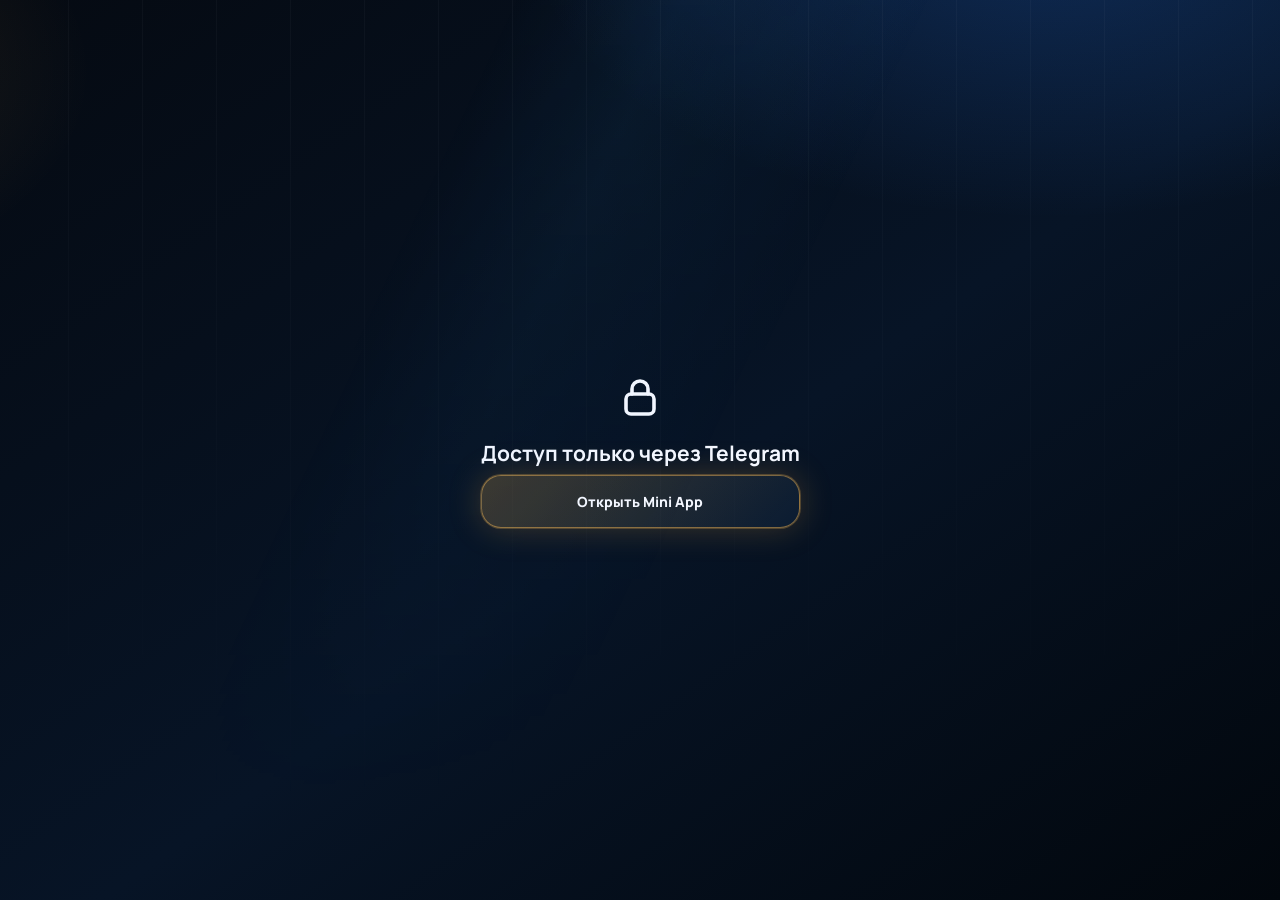
<file: miniapp/smarthouse_v8.html>
<!DOCTYPE html>
<html lang="ru">
<head>
<meta charset="UTF-8">
<meta name="viewport" content="width=device-width,initial-scale=1,viewport-fit=cover,user-scalable=no">
<meta name="theme-color" content="#06111f">
<title>Умный дом</title>
<link rel="preconnect" href="https://fonts.googleapis.com">
<link rel="preconnect" href="https://fonts.gstatic.com" crossorigin>
<link href="https://fonts.googleapis.com/css2?family=Manrope:wght@400;500;600;700;800&family=JetBrains+Mono:wght@500;700;800&display=swap" rel="stylesheet">
<script src="https://telegram.org/js/telegram-web-app.js"></script>
<style>
:root{
  --app-bg:#050a12;--app-bg-gradient:radial-gradient(900px 500px at 82% -8%,rgba(42,127,255,.24),transparent 58%),radial-gradient(560px 360px at -20% 8%,rgba(255,183,69,.13),transparent 62%),linear-gradient(145deg,#050a12,#071426 54%,#02070d);
  --header-bg:linear-gradient(180deg,rgba(10,21,34,.84),rgba(5,11,20,.62));
  --card-bg:linear-gradient(155deg,rgba(13,28,47,.82),rgba(7,17,30,.72));
  --card-bg-hover:linear-gradient(155deg,rgba(20,42,68,.88),rgba(9,22,38,.82));
  --card-border:rgba(162,192,231,.16);--card-border-active:rgba(255,190,86,.55);
  --text-primary:#f4f7ff;--text-secondary:#aebbd0;--text-muted:#6f7f96;
  --accent-gold:#ffbd55;--accent-blue:#36a3ff;--accent-cyan:#27e1ff;--accent-green:#5fe0a6;--accent-red:#ff5f6d;--accent-purple:#b88cff;
  --warning:#ffbd55;--danger:#ff5f6d;--success:#5fe0a6;
  --shadow-card:0 20px 55px rgba(0,0,0,.42),0 1px 0 rgba(255,255,255,.05) inset;
  --shadow-glow-gold:0 0 0 1px rgba(255,189,85,.24),0 0 34px rgba(255,176,65,.22);
  --shadow-glow-blue:0 0 0 1px rgba(54,163,255,.22),0 0 34px rgba(54,163,255,.20);
  --radius-sm:12px;--radius-md:18px;--radius-lg:24px;--radius-xl:30px;
  --transition-fast:140ms cubic-bezier(.23,1,.32,1);--transition-normal:220ms cubic-bezier(.23,1,.32,1);--bottom-nav-height:56px;
  --bg:var(--app-bg);--bg2:#071426;--panel:var(--card-bg);--panel2:linear-gradient(150deg,rgba(15,31,52,.9),rgba(7,17,30,.82));
  --line:var(--card-border);--line2:rgba(255,190,86,.22);--text:var(--text-primary);--muted:var(--text-secondary);--faint:var(--text-muted);
  --blue:var(--accent-blue);--cyan:var(--accent-cyan);--green:var(--accent-green);--amber:var(--accent-gold);--red:var(--accent-red);--violet:var(--accent-purple);--water:#43d7dc;
  --shadow:var(--shadow-card);--r:var(--radius-lg);--r2:var(--radius-md);--ease:cubic-bezier(.23,1,.32,1);
  font-family:Manrope,-apple-system,BlinkMacSystemFont,"Segoe UI",sans-serif;
}
[data-theme="luxury-dark-mobile"]{color-scheme:dark}
[data-theme=light]{
  --app-bg:#eef5ff;--app-bg-gradient:radial-gradient(800px 420px at 85% -8%,rgba(54,163,255,.18),transparent 58%),radial-gradient(520px 340px at -18% 6%,rgba(255,189,85,.18),transparent 62%),linear-gradient(145deg,#f7fbff,#e7f1ff 58%,#dcecff);
  --header-bg:linear-gradient(180deg,rgba(255,255,255,.86),rgba(238,246,255,.68));
  --card-bg:linear-gradient(155deg,rgba(255,255,255,.88),rgba(241,247,255,.80));
  --card-bg-hover:linear-gradient(155deg,rgba(255,255,255,.95),rgba(235,245,255,.9));
  --card-border:rgba(28,72,118,.12);--card-border-active:rgba(214,142,39,.38);
  --text-primary:#101827;--text-secondary:#52647a;--text-muted:#8190a4;
  --bg:#eef5ff;--bg2:#dcecff;--panel:rgba(255,255,255,.86);--panel2:rgba(247,251,255,.94);
  --line:rgba(28,72,118,.12);--line2:rgba(28,72,118,.22);--text:#101827;--muted:#52647a;--faint:#8190a4;
  --shadow:0 16px 45px rgba(43,79,118,.14);
}
*{box-sizing:border-box;margin:0;padding:0;-webkit-tap-highlight-color:transparent}
html,body,#app{height:100%;overflow:hidden}
body{background:var(--bg);color:var(--text);font-size:14px}
button,input,select{font:inherit}
.app{height:100dvh;position:relative;overflow:hidden;background:var(--app-bg-gradient);}
.app:before{content:"";position:absolute;inset:-12%;pointer-events:none;background:
  linear-gradient(115deg,transparent 0 34%,rgba(54,163,255,.08) 42%,transparent 54%),
  repeating-linear-gradient(90deg,rgba(255,255,255,.035) 0 1px,transparent 1px 74px);
  mask-image:linear-gradient(to bottom,black,transparent 82%);animation:drift 18s ease-in-out infinite alternate}
@keyframes drift{from{transform:translate3d(-2%,0,0)}to{transform:translate3d(2%,1%,0)}}
.shell{height:100%;display:flex;flex-direction:column;position:relative;z-index:1}
.top{padding:calc(10px + env(safe-area-inset-top,0px)) 16px 8px;display:flex;align-items:center;justify-content:space-between;gap:12px;background:var(--header-bg)}
.brand{display:flex;align-items:center;gap:10px;min-width:0}.logo{width:38px;height:38px;border-radius:14px;display:grid;place-items:center;background:linear-gradient(135deg,#ffd37c,var(--accent-gold) 46%,#6a3d11);box-shadow:0 0 0 1px rgba(255,218,145,.24) inset,0 0 30px rgba(255,184,73,.35);color:#171006}
.brand b{display:block;font-size:16px;line-height:1}.brand span{display:block;color:var(--muted);font-size:13px;font-weight:700;margin-top:3px;white-space:nowrap}
.top-actions{display:flex;align-items:center;gap:8px}.icon-btn{width:44px;height:44px;border:1px solid rgba(255,190,86,.28);border-radius:14px;background:linear-gradient(155deg,rgba(15,26,42,.82),rgba(6,13,24,.72));color:var(--accent-gold);display:grid;place-items:center;box-shadow:0 1px 0 rgba(255,255,255,.06) inset;backdrop-filter:blur(16px);cursor:pointer;transition:transform var(--transition-fast),border-color var(--transition-normal),box-shadow var(--transition-normal)}
@media(hover:hover) and (pointer:fine){.icon-btn:hover,.action:hover,.tile:hover{border-color:var(--card-border-active);box-shadow:var(--shadow-card),var(--shadow-glow-gold)}}
.icon-btn:focus-visible,.action:focus-visible,.tile:focus-visible,.nav button:focus-visible,.switch:focus-visible,.seg button:focus-visible,.badge:focus-visible,select:focus-visible{outline:2px solid var(--accent-gold);outline-offset:2px}
.icon-btn:active,.action:active,.tile:active,.nav button:active{transform:scale(.97)}
.screen{flex:1;overflow:auto;padding:0 14px calc(var(--bottom-nav-height) + 18px);scrollbar-width:none}.screen::-webkit-scrollbar{display:none}
.view{display:none;animation:rise .28s var(--ease)}.view.on{display:block}@keyframes rise{from{opacity:0;transform:translateY(10px)}to{opacity:1;transform:none}}
.hero{min-height:232px;border:1px solid rgba(255,190,86,.28);border-radius:30px;padding:22px;position:relative;overflow:hidden;background:
  linear-gradient(105deg,rgba(5,11,20,.90),rgba(9,21,36,.62) 48%,rgba(7,18,34,.30)),
  url("/local/assets/home-hero-orbital.png") center/cover;box-shadow:var(--shadow-card),0 0 50px rgba(255,184,73,.10)}
[data-theme=light] .hero{background:linear-gradient(105deg,rgba(255,255,255,.94),rgba(238,246,255,.72) 52%,rgba(238,246,255,.35)),url("/local/assets/home-hero-orbital.png") center/cover}
.hero h1{font-size:34px;letter-spacing:-1.5px;line-height:.96;margin:14px 0 9px;max-width:260px;text-shadow:0 10px 30px rgba(0,0,0,.5)}.eyebrow{font-size:10px;font-weight:800;letter-spacing:1.8px;text-transform:uppercase;color:#ffd37c}
.meta{color:var(--muted);font-weight:700;font-size:13px}.hero-grid{display:grid;grid-template-columns:repeat(3,1fr);gap:8px;margin-top:18px}
.mini{min-height:62px;border:1px solid rgba(255,190,86,.24);border-radius:16px;background:linear-gradient(160deg,rgba(12,24,39,.66),rgba(5,11,20,.58));padding:10px;backdrop-filter:blur(18px);box-shadow:0 1px 0 rgba(255,255,255,.05) inset}[data-theme=light] .mini{background:rgba(255,255,255,.65)}
.mini b{font-size:18px;line-height:1}.mini span{display:block;color:var(--muted);font-size:13px;font-weight:700;margin-top:4px}
.radar{position:absolute;right:14px;top:58px;width:128px;height:128px;border-radius:50%;display:grid;place-items:center;background:radial-gradient(circle,rgba(39,225,255,.12),transparent 65%)}
.radar svg{filter:drop-shadow(0 0 18px rgba(255,190,86,.26))}.radar-center{position:absolute;text-align:center;font-size:10px;color:var(--muted);font-weight:800}.radar-center b{display:block;color:var(--text);font-size:17px}
.cards{display:grid;grid-template-columns:1fr 1fr;gap:8px;margin-top:8px}.card,.panel{border:1px solid var(--line);border-radius:var(--r);background:var(--panel);box-shadow:var(--shadow);backdrop-filter:blur(20px);overflow:hidden}
.panel{padding:12px;margin-top:8px}.head{display:flex;align-items:center;justify-content:space-between;gap:10px;margin-bottom:8px}.title{display:flex;align-items:center;gap:9px;font-weight:800;font-size:16px}.title i{color:var(--accent,var(--blue));display:grid}
.sub{color:var(--muted);font-size:13px;font-weight:700}.badge{display:inline-flex;align-items:center;gap:6px;padding:6px 10px;border-radius:999px;border:1px solid var(--line);background:rgba(255,255,255,.05);font-size:13px;font-weight:800;color:var(--muted)}
.head button.badge{min-height:44px;cursor:pointer}
.badge.ok{color:var(--green);background:rgba(95,224,166,.12);border-color:rgba(95,224,166,.25)}.badge.warn{color:var(--amber);background:rgba(255,196,77,.12);border-color:rgba(255,196,77,.25)}.badge.bad{color:var(--red);background:rgba(255,95,109,.12);border-color:rgba(255,95,109,.25)}
.tile{min-height:96px;padding:12px;border:1px solid var(--line);border-radius:20px;background:var(--panel2);cursor:pointer;transition:transform var(--transition-fast),border-color var(--transition-normal),background var(--transition-normal),box-shadow var(--transition-normal);box-shadow:0 1px 0 rgba(255,255,255,.045) inset}
.tile.wide{grid-column:span 2}.tile .k{color:var(--muted);font-size:13px;font-weight:800;text-transform:uppercase;letter-spacing:.5px}.tile .v{font-size:25px;font-weight:800;margin-top:8px;line-height:1}.tile .s{color:var(--muted);font-size:13px;font-weight:700;margin-top:4px}.tile.on{border-color:color-mix(in oklab,var(--c) 55%,var(--line));background:color-mix(in oklab,var(--c) 15%,var(--panel2))}
.actions{display:grid;grid-template-columns:repeat(3,1fr);gap:8px;margin-top:8px}.action{min-height:58px;border:1px solid var(--line);border-radius:20px;background:var(--panel2);color:var(--text);font-weight:800;display:flex;flex-direction:column;align-items:center;justify-content:center;gap:6px;cursor:pointer;transition:transform var(--transition-fast),border-color var(--transition-normal),box-shadow var(--transition-normal),background var(--transition-normal)}
.action i{color:var(--c,var(--accent-gold))}.action.primary{background:linear-gradient(135deg,rgba(255,190,86,.22),rgba(31,78,132,.16));border-color:rgba(255,190,86,.46);box-shadow:var(--shadow-glow-gold)}
.chart{height:128px;display:flex;align-items:flex-end;gap:2px;padding-top:8px;position:relative}.chart:after{content:"";position:absolute;left:0;right:0;bottom:0;height:42%;background:linear-gradient(to top,rgba(255,184,73,.12),transparent);pointer-events:none}.bar{flex:1;min-width:2px;border-radius:4px 4px 1px 1px;background:var(--green);opacity:.72;position:relative;box-shadow:0 0 12px color-mix(in oklab,currentColor 35%,transparent)}.bar.now{opacity:1;outline:2px solid #f7ead2;outline-offset:1px;box-shadow:0 0 18px rgba(255,220,158,.44)}.bar.tomorrow{opacity:.62}.bar.night:after{content:"";position:absolute;left:1px;right:1px;bottom:-5px;height:2px;border-radius:3px;background:var(--blue)}.axis{display:flex;justify-content:space-between;color:var(--faint);font-size:13px;font-weight:800;margin-top:8px}.day-axis{display:grid;grid-template-columns:1fr 1fr;gap:8px;color:var(--faint);font-size:13px;font-weight:900;text-transform:uppercase;letter-spacing:.06em;margin-top:6px}.day-axis span{border-top:1px solid var(--line);padding-top:5px}
.price-chart-frame{display:grid;grid-template-columns:56px minmax(0,1fr);gap:7px}.price-y-axis{height:128px;padding:8px 0 0;display:flex;flex-direction:column;justify-content:space-between;text-align:right;color:var(--faint);font-size:13px;font-weight:800}.price-y-unit{grid-column:1/-1;color:var(--faint);font-size:13px;margin-top:5px}
.row{display:flex;align-items:center;gap:10px;padding:8px 0;border-bottom:1px solid var(--line)}.row:last-child{border-bottom:0}.row .grow{flex:1;min-width:0}.row b{font-size:14px}.row small{display:block;color:var(--muted);font-size:13px;font-weight:700;margin-top:2px}.row .right{text-align:right;font-weight:800}.dot{width:8px;height:8px;border-radius:50%;background:var(--faint);box-shadow:0 0 0 transparent}.dot.ok{background:var(--green);box-shadow:0 0 12px rgba(95,224,166,.5)}.dot.warn{background:var(--amber);box-shadow:0 0 12px rgba(255,196,77,.5)}.dot.bad{background:var(--red);box-shadow:0 0 12px rgba(255,95,109,.55)}
.switch{appearance:none;width:50px;height:44px;border-radius:99px;background:rgba(255,255,255,.12);border:1px solid var(--line);position:relative;flex-shrink:0;cursor:pointer}.switch:after{content:"";position:absolute;top:10px;left:4px;width:22px;height:22px;border-radius:50%;background:var(--muted);transition:.2s var(--ease)}.switch.on{background:color-mix(in oklab,var(--c,var(--green)) 32%,transparent);border-color:color-mix(in oklab,var(--c,var(--green)) 55%,var(--line))}.switch.on:after{transform:translateX(18px);background:var(--c,var(--green))}
.seg{display:grid;grid-template-columns:repeat(var(--n,3),1fr);gap:6px}.seg button{min-height:44px;border:1px solid var(--line);border-radius:14px;background:rgba(255,255,255,.04);color:var(--muted);padding:10px 8px;font-weight:800;transition:transform var(--transition-fast),border-color var(--transition-normal),box-shadow var(--transition-normal)}.seg button:active{transform:scale(.97)}.seg button.on{background:color-mix(in oklab,var(--c,var(--accent-gold)) 24%,transparent);border-color:color-mix(in oklab,var(--c,var(--accent-gold)) 58%,var(--line));color:var(--text);box-shadow:0 0 22px color-mix(in oklab,var(--c,var(--accent-gold)) 24%,transparent)}
.nav{position:absolute;left:8px;right:8px;bottom:6px;z-index:20;display:grid;grid-template-columns:repeat(5,1fr);padding:1px 8px calc(1px + env(safe-area-inset-bottom,0px));background:rgba(5,12,22,.72);border:1px solid var(--line);border-radius:24px;backdrop-filter:blur(22px);box-shadow:0 -10px 40px rgba(0,0,0,.34)}
.nav button{min-height:44px;border:0;background:transparent;color:var(--faint);font-size:13px;font-weight:800;display:flex;flex-direction:column;align-items:center;gap:2px;padding:3px 2px;border-radius:16px;transition:transform var(--transition-fast),color var(--transition-normal),background var(--transition-normal),box-shadow var(--transition-normal)}.nav button.on{color:var(--accent-gold);background:rgba(255,190,86,.12);box-shadow:var(--shadow-glow-gold)}
.toast{position:absolute;left:50%;bottom:88px;z-index:50;max-width:88%;transform:translate(-50%,16px);opacity:0;pointer-events:none;background:var(--panel2);border:1px solid var(--line2);border-radius:16px;padding:11px 14px;font-weight:800;box-shadow:var(--shadow);transition:.22s var(--ease);white-space:nowrap;overflow:hidden;text-overflow:ellipsis}.toast.show{opacity:1;transform:translate(-50%,0)}
.modal{position:absolute;inset:0;z-index:60;background:rgba(2,8,16,.58);backdrop-filter:blur(12px);display:none;align-items:flex-end}.modal.on{display:flex}.sheet{width:100%;max-height:84dvh;overflow:auto;border-radius:28px 28px 0 0;background:var(--bg2);border:1px solid var(--line2);padding:18px 16px calc(22px + env(safe-area-inset-bottom,0px));box-shadow:0 -20px 70px rgba(0,0,0,.42)}
.empty{color:var(--muted);font-weight:700;text-align:center;padding:22px 8px}.grid2{display:grid;grid-template-columns:1fr 1fr;gap:8px}
    /* --- Тёплые полы (электрические): own identity, never boiler-styled --- */
    .fh-panel{border-color:color-mix(in oklab,var(--cyan) 30%,var(--line))}
    .fh-lead{color:var(--muted);font-size:12.5px;font-weight:700;line-height:1.5;margin:0 0 10px}
    .fh-card{border:1px solid color-mix(in oklab,var(--cyan) 22%,var(--line));border-radius:18px;background:var(--panel2);padding:12px;margin-top:10px}
    .fh-top{display:flex;align-items:flex-start;gap:10px}
    .fh-top .grow{flex:1;min-width:0}
    .fh-top b{font-size:15px;font-weight:800}
    .fh-top small{display:block;color:var(--muted);font-size:12px;font-weight:700;margin-top:2px}
    .fh-cur{font-size:30px;font-weight:800;line-height:1;letter-spacing:-.02em;white-space:nowrap}
    .fh-cur.nd{font-size:13px;font-weight:800;letter-spacing:0;color:var(--muted);align-self:center}
    .fh-cur-lbl{color:var(--muted);font-size:11.5px;font-weight:700;margin:4px 0 10px}
    .fh-lbl{margin:12px 0 6px;font-size:11.5px;font-weight:800;letter-spacing:.05em;text-transform:uppercase;color:var(--muted)}
    .fh-sp{display:grid;grid-template-columns:60px minmax(0,1fr) 60px;gap:8px}
    .fh-step{min-width:60px;min-height:56px;border:1px solid var(--line);border-radius:14px;background:rgba(255,255,255,.05);color:var(--text);font-size:28px;font-weight:800;line-height:1;cursor:pointer;display:flex;align-items:center;justify-content:center;touch-action:manipulation}
    .fh-step:active{transform:scale(.97)}
    .fh-sp-val{min-height:56px;border:1px solid var(--line);border-radius:14px;background:var(--panel);display:flex;flex-direction:column;align-items:center;justify-content:center;min-width:0;padding:4px 6px}
    .fh-sp-val b{font-size:24px;font-weight:800;line-height:1}
    .fh-sp-val.nd b{font-size:14px;color:var(--muted)}
    .fh-sp-val small{margin-top:4px;color:var(--muted);font-size:11px;font-weight:700;text-align:center;line-height:1.25;overflow-wrap:anywhere}
    .fh-apply{display:grid;grid-template-columns:minmax(0,1fr) auto;gap:8px;margin-top:9px}
    .fh-apply button{min-height:48px;border-radius:14px;border:1px solid var(--line);font-weight:800;font-size:13px;padding:8px 12px;cursor:pointer;overflow-wrap:anywhere}
    .fh-ok{background:color-mix(in oklab,var(--cyan) 22%,transparent);color:var(--text);border-color:color-mix(in oklab,var(--cyan) 52%,var(--line))}
    .fh-cancel{background:rgba(255,255,255,.04);color:var(--muted)}
    .fh-warn{margin-top:6px;color:var(--amber);font-size:12px;font-weight:700;line-height:1.4}
    .fh-note{margin-top:11px;padding:9px 10px;border-radius:14px;background:rgba(255,255,255,.035);border:1px solid var(--line)}
    .fh-note-head{display:flex;align-items:center;gap:7px;color:var(--muted);font-size:11.5px;font-weight:800;line-height:1.35;overflow-wrap:anywhere}
    .fh-note-body{margin-top:5px;font-size:12px;font-weight:700;line-height:1.45;overflow-wrap:anywhere}
.danger{--c:var(--red)!important;border-color:rgba(255,95,109,.34)!important}.mono{font-family:"JetBrains Mono",ui-monospace,monospace;font-feature-settings:"tnum" 1}
.strip{display:grid;grid-template-columns:repeat(3,minmax(0,1fr))}.strip>div{padding:8px 10px;border-left:1px solid var(--line);min-width:0}.strip>div:first-child{border-left:0;padding-left:2px}.strip .k{color:var(--muted);font-size:13px;font-weight:800;display:flex;align-items:center;gap:5px}.strip .v{font-size:25px;font-weight:800;margin-top:6px;line-height:1;overflow:hidden;text-overflow:ellipsis;white-space:nowrap}.strip .s{color:var(--muted);font-size:13px;font-weight:700;margin-top:4px;overflow:hidden;text-overflow:ellipsis;white-space:nowrap}
.energy-home{border-color:rgba(255,190,86,.24)}.energy-home .price-main{font-size:38px;font-weight:800;letter-spacing:-1px;color:var(--accent-gold);line-height:.95}.energy-home .unit{color:var(--text-secondary);font-size:13px;font-weight:800}.best-window{margin-top:8px;padding:10px;border:1px solid rgba(54,163,255,.22);border-radius:18px;background:linear-gradient(135deg,rgba(54,163,255,.12),rgba(255,190,86,.07))}
.sensor-danger{color:var(--danger)!important}
.home-compact{padding-top:2px}.home-summary{width:100%;color:var(--text);text-align:left;display:grid;grid-template-columns:minmax(0,1fr) auto;gap:10px;align-items:center;padding:12px;cursor:pointer}.home-summary .price-main{font-size:34px}.home-best{text-align:right;max-width:155px}.home-best b{display:block;color:var(--cyan);font-size:14px}.home-best span{display:block;margin-top:3px;color:var(--muted);font-size:13px}.home-systems{display:grid;grid-template-columns:repeat(2,minmax(0,1fr));gap:8px}.home-system{min-height:50px;border:1px solid var(--line);border-radius:16px;background:var(--panel2);padding:8px 10px;display:flex;align-items:center;gap:8px}.home-system i{color:var(--c,var(--green));display:grid;flex-shrink:0}.home-system>div{min-width:0}.home-system b{display:block;font-size:14px;overflow:hidden;text-overflow:ellipsis;white-space:nowrap}.home-system span{display:block;margin-top:2px;color:var(--muted);font-size:12.5px;line-height:1.25;white-space:normal;overflow-wrap:normal}.home-actions{grid-template-columns:repeat(4,1fr)}.home-actions .action{min-height:52px;font-size:13px;border-radius:16px}.home-climate{display:grid;grid-template-columns:repeat(3,minmax(0,1fr));gap:8px}.home-climate div{min-width:0;padding:8px;border-radius:14px;background:var(--panel2);border:1px solid var(--line)}.home-climate b{display:block;font-size:15px}.home-climate span{display:block;color:var(--muted);font-size:12.5px;line-height:1.25;white-space:normal;overflow-wrap:normal}
.home-rooms{display:grid;grid-template-columns:repeat(2,minmax(0,1fr));gap:8px}
.home-rooms>div{min-width:0;padding:8px 10px;border-radius:14px;background:var(--panel2);border:1px solid var(--line)}
.home-rooms b{display:block;font-size:19px}
.home-rooms span{display:block;color:var(--muted);font-size:12.5px;line-height:1.25}
.fh-hold{margin:8px 0 2px;padding:8px 10px;border-radius:12px;border:1px solid rgba(255,189,85,.45);background:rgba(255,189,85,.12);display:flex;align-items:center;gap:8px;flex-wrap:wrap}
.fh-hold b{font-size:13px;color:var(--amber)}
.fh-hold small{display:block;color:var(--muted);font-size:11.5px;line-height:1.3}
.fh-hold .grow{min-width:0;flex:1 1 120px}
.fh-hold button{border:1px solid var(--line2);background:var(--panel);color:var(--text);border-radius:10px;min-height:34px;padding:0 10px;font:inherit;font-size:12px;font-weight:800}.freshness{font-size:13px;color:var(--muted)}.freshness.stale{color:var(--amber)}
.loading{height:100%;display:grid;place-items:center;text-align:center;padding:30px}.loader{width:32px;height:32px;border-radius:50%;border:3px solid rgba(54,163,255,.18);border-top-color:var(--cyan);animation:spin .8s linear infinite;margin:auto}.icon-btn.spin svg{animation:spin .75s linear infinite}@keyframes spin{to{transform:rotate(360deg)}}
@media(prefers-reduced-motion:reduce){.app:before,.view,.loader,.icon-btn.spin svg{animation:none!important}.icon-btn,.action,.tile,.nav button,.seg button{transition:none!important}}
@media(max-width:360px){.hero h1{font-size:30px}.radar{width:110px;height:110px;right:8px}.cards{gap:8px}.tile{padding:12px}.actions{gap:7px}.action{font-size:12px}.home-actions{grid-template-columns:repeat(2,1fr)}.home-climate{grid-template-columns:repeat(2,1fr)}}
</style>
</head>
<body>
<div id="app" class="app" data-theme="dark">
  <div class="loading"><div><div class="loader"></div><div class="sub" style="margin-top:12px">Загрузка Mini App</div></div></div>
</div>
<script>
(function(){
  "use strict";
  const tg = window.Telegram && window.Telegram.WebApp;
  const qs = new URLSearchParams(location.search);
  // ---- Deploy-time config (NO secrets here). Edit per-deployment if the host/bot changes. ----
  // previewHost is used ONLY for desktop/browser preview outside Telegram; inside Telegram the
  // page is served same-origin so HA_URL stays "" and all calls are relative.
  const CONFIG = {
    previewHost: "",
    botDeepLink: "https://t.me/your_home_bot/smarthome"
  };
  const PREVIEW = location.protocol === "file:" || location.hostname === "localhost" || qs.get("preview") === "1";
  const DESKTOP_PREVIEW = PREVIEW;
  const HA_URL = PREVIEW ? CONFIG.previewHost : "";
  const root = document.getElementById("app");
  const LS = "smarthouse_v8_settings";
  const now = () => new Date();
  const pad = n => String(n).padStart(2,"0");
  const fmtTime = d => `${pad(d.getHours())}:${pad(d.getMinutes())}`;
  const ico = {
    home:'<path d="M3 10.5 12 3l9 7.5M5.5 9.5V20h13V9.5M9.5 20v-5h5v5"/>',
    bolt:'<path d="M13 2 5 13h6l-1 9 8-12h-6l1-8Z"/>',
    shield:'<path d="M12 3 5 5.5V11c0 4.5 3 7.5 7 9 4-1.5 7-4.5 7-9V5.5L12 3Z"/>',
    sliders:'<path d="M4 7h10M18 7h2M4 17h2M10 17h10"/><circle cx="16" cy="7" r="2.2"/><circle cx="8" cy="17" r="2.2"/>',
    flame:'<path d="M12 3c.6 3-2 4-2 7a2.2 2.2 0 0 0 4.3.6c1.4 1 2.2 2.6 2.2 4.4a4.5 4.5 0 1 1-9 0c0-3.2 2.5-4.6 2.5-7.5C10 8 11 6 12 3Z"/>',
    boiler:'<rect x="7" y="4" width="10" height="16" rx="3"/><path d="M7 9h10"/><path d="M12 12c1 1 1.6 2 1.6 3.1a1.6 1.6 0 0 1-3.2 0c0-.9.6-1.4 1.6-3.1Z"/>',
    map:'<path d="M9 4 3 6.5v13.5L9 17.5 15 20l6-2.5V4L15 6.5 9 4Z"/><path d="M9 4v13.5M15 6.5V20"/>',
    car:'<path d="M3 13.5 4.8 8a3 3 0 0 1 2.8-2h8.8a3 3 0 0 1 2.8 2l1.8 5.5"/><path d="M3 13.5h18V18a1 1 0 0 1-1 1h-1.5a1 1 0 0 1-1-1v-1H6.5v1a1 1 0 0 1-1 1H4a1 1 0 0 1-1-1v-4.5Z"/>',
    water:'<path d="M12 3c3 4 6 6.8 6 10.5a6 6 0 0 1-12 0C6 9.8 9 7 12 3Z"/>',
    valve:'<circle cx="12" cy="12" r="4"/><path d="M12 8V3M9 3h6M12 16v5M9 21h6M16 12h5M21 9v6M8 12H3M3 9v6"/>',
    bulb:'<path d="M9 17h6M10 21h4M8.5 14a5.5 5.5 0 1 1 7 0c-.7.6-1 1.3-1 2.2H9.5c0-.9-.3-1.6-1-2.2Z"/>',
    moon:'<path d="M20 14.5A8 8 0 1 1 9.5 4 6.5 6.5 0 0 0 20 14.5Z"/>',
    walk:'<circle cx="13" cy="4.5" r="1.6"/><path d="M11 9l3-1 2 3 2 1M11 9l-1.5 4 2 2 .5 5M9.5 13 7 16"/>',
    leaf:'<path d="M5 19c0-8 6-13 14-13 0 8-5 14-13 14-1 0-2-.3-2-.3M9 15c2.5-3 5-4.5 8-5.5"/>',
    refresh:'<path d="M20 11a8 8 0 1 0-.8 4.5M20 6v5h-5"/>',
    gear:'<path d="M19.2 10.3 L21.9 10.4 L21.9 13.6 L19.2 13.7 L18.3 15.9 L20.1 17.9 L17.9 20.1 L15.9 18.3 L13.7 19.2 L13.6 21.9 L10.4 21.9 L10.3 19.2 L8.1 18.3 L6.1 20.1 L3.9 17.9 L5.7 15.9 L4.8 13.7 L2.1 13.6 L2.1 10.4 L4.8 10.3 L5.7 8.1 L3.9 6.1 L6.1 3.9 L8.1 5.7 L10.3 4.8 L10.4 2.1 L13.6 2.1 L13.7 4.8 L15.9 5.7 L17.9 3.9 L20.1 6.1 L18.3 8.1 Z"/><circle cx="12" cy="12" r="3.4"/>',   // настоящая шестерёнка: прежняя была неотличима от sun
    timer:'<circle cx="12" cy="13" r="7.5"/><path d="M12 9.5V13l2.5 1.5M9 2.5h6"/>',
    sun:'<circle cx="12" cy="12" r="4"/><path d="M12 2v2M12 20v2M2 12h2M20 12h2M5 5l1.5 1.5M17.5 17.5 19 19M19 5l-1.5 1.5M6.5 17.5 5 19"/>',
    lock:'<rect x="5" y="10.5" width="14" height="10" rx="2.5"/><path d="M8 10.5V8a4 4 0 0 1 8 0v2.5"/>',
    unlock:'<rect x="5" y="10.5" width="14" height="10" rx="2.5"/><path d="M8 10.5V8a4 4 0 0 1 7.8-1.2"/>',
    plug:'<path d="M9 2v5M15 2v5M6 7h12v3a6 6 0 0 1-12 0V7ZM12 16v6"/>',
    fan:'<circle cx="12" cy="12" r="2"/><path d="M12 10c0-4 1-7 0-8-2 1-3 4-2 6M14 12c4 0 7 1 8 0-1-2-4-3-6-2M12 14c0 4-1 7 0 8 2-1 3-4 2-6M10 12c-4 0-7-1-8 0 1 2 4 3 6 2"/>',
    temp:'<path d="M14 13.5V5a2 2 0 0 0-4 0v8.5a4 4 0 1 0 4 0Z"/>',
    door:'<path d="M5 21V4a1 1 0 0 1 1-1h9a1 1 0 0 1 1 1v17M4 21h14"/><circle cx="13" cy="12" r="1" fill="currentColor" stroke="none"/>',
    smoke:'<circle cx="12" cy="12" r="8.5"/><circle cx="12" cy="12" r="2.2"/><path d="M12 3.5v2M12 18.5v2M3.5 12h2M18.5 12h2"/>',
    calendar:'<rect x="3.5" y="5" width="17" height="15.5" rx="2.2"/><path d="M3.5 9.5h17M8 3v4M16 3v4"/>',
    check:'<path d="M5 12.5 10 17.5 19.5 6.5"/>',
    play:'<path d="M7 4.5 19 12 7 19.5v-15Z"/>',
    stop:'<rect x="6" y="6" width="12" height="12" rx="2"/>',
    x:'<path d="M6 6l12 12M18 6 6 18"/>',
    plus:'<path d="M12 5v14M5 12h14"/>',
    battery:'<rect x="2.5" y="8" width="16" height="8" rx="2"/><path d="M21 11v2"/>',
    wifi:'<path d="M5 12.5a10 10 0 0 1 14 0M8 15.5a6 6 0 0 1 8 0M12 18.5h.01"/>',
    motion:'<circle cx="12" cy="4.5" r="1.6"/><path d="M10 8.5 14 7l2.5 3.2 2.5 1.1M10 8.5 8.5 13l2.8 2.2.7 5.3M8.5 13 5.5 16.5M14.2 13.5l2.3 2.5"/>',
    graph:'<circle cx="6" cy="7" r="2"/><circle cx="18" cy="8" r="2"/><circle cx="12" cy="17.5" r="2"/><path d="M7.7 8.3 10.5 15.6M16.4 9.4 13.4 16M8 6.6 16 7.6"/>'
  };
  const I = (name,size=21) => `<svg aria-hidden="true" focusable="false" width="${size}" height="${size}" viewBox="0 0 24 24" fill="none" stroke="currentColor" stroke-width="1.8" stroke-linecap="round" stroke-linejoin="round">${ico[name]||""}</svg>`;
  const defaults = { theme:"dark", refresh:30, haptic:true, compact:false, big:false, safe:false, accent:"blue" };
  const app = {
    tab:"home", initData:"", auth:"init", spin:false, toast:null, modal:null, events:[], calendarIds:[], scroll:{},
    states:[], pollTimer:null, fetchPromise:null, updatedAt:0, stale:false, dataError:"",
    floorPending:{},   // entity_id -> {val,t} staged floor setpoint, never auto-sent
    priceDay:"today",  // Nord Pool chart: 'today' | 'tomorrow'. Session-local on purpose —
                       // reopening the app must land on NOW, never on yesterday's choice.
    settings:{...defaults,...readLS()}, data:mockData()
  };
  function readLS(){try{return JSON.parse(localStorage.getItem(LS)||"{}")}catch{return {}}}
  function saveLS(){localStorage.setItem(LS,JSON.stringify(app.settings))}
  function haptic(kind="light"){if(!app.settings.haptic)return;try{tg && tg.HapticFeedback && tg.HapticFeedback.impactOccurred(kind)}catch{}}
  function toast(msg){app.toast=msg;renderShell();clearTimeout(app.toastTimer);app.toastTimer=setTimeout(()=>{app.toast=null;renderShell()},2400)}
  async function fetchWithTimeout(url,options={},timeoutMs=8000){
    const controller=new AbortController(), timer=setTimeout(()=>controller.abort(),timeoutMs);
    try{return await fetch(url,{...options,signal:controller.signal})}finally{clearTimeout(timer)}
  }
  function state(S,eid){const e=S.find(x=>x.entity_id===eid);return e?e.state:""}
  function attr(S,eid,k){const e=S.find(x=>x.entity_id===eid);return e&&e.attributes?e.attributes[k]:undefined}
  function num(S,eid){const v=parseFloat(state(S,eid));return isNaN(v)?0:v}
  function availOf(s){return s!==""&&s!=null&&s!=="unavailable"&&s!=="unknown"}
  // Availability at click time, from the last real state snapshot (task 4: never toggle an unknown entity).
  function isAvail(eid){const e=(app.states||[]).find(x=>x.entity_id===eid);return !!e&&availOf(e.state)}
  function safeText(s){return String(s??"").replace(/[&<>"']/g,m=>({"&":"&amp;","<":"&lt;",">":"&gt;",'"':"&quot;","'":"&#39;"}[m]))}
  function priceTier(v){return v<=4?["ok","дёшево", "var(--green)"]:v<=10?["warn","средне","var(--amber)"]:["bad","дорого","var(--red)"]}
  function localKey(offset=0){
    const d=new Date(); d.setDate(d.getDate()+offset);
    return `${d.getFullYear()}-${pad(d.getMonth()+1)}-${pad(d.getDate())}`;
  }
  // Did THIS payload actually carry usable prices? normalizePrices() falls back to
  // app.data.price.arr, which on a cold start is the DEMO curve — so a non-empty array is
  // not proof of real data. «Завтра» is gated on this: a forecast must never be a mock.
  function pricesAreReal(payload){
    if(Array.isArray(payload)) return payload.some(v=>Number.isFinite(Number(v)));
    if(payload && typeof payload==="object"){
      if(Array.isArray(payload.today) && payload.today.some(v=>Number.isFinite(Number(v)))) return true;
      const pr=payload.prices;
      if(pr && typeof pr==="object") return Object.values(pr).some(d=>d&&typeof d==="object"&&Object.keys(d).length>0);
    }
    return false;
  }
  function normalizePrices(payload,fallback){
    if(Array.isArray(payload)){
      const arr=payload.map(v=>Number(v)*100).filter(Number.isFinite);
      return arr.length ? arr : fallback;
    }
    if(payload && typeof payload==="object"){
      if(Array.isArray(payload.today)){
        const arr=payload.today.map(v=>Number(v)*100).filter(Number.isFinite);
        if(arr.length) return arr;
      }
      const prices=payload.prices || {};
      const out=[];
      [localKey(0),localKey(1)].forEach(day=>{
        const byHour=prices[day] || {};
        for(let h=0;h<24;h++){
          const v=Number(byHour[String(h)]);
          out.push(Number.isFinite(v) ? v*100 : null);
        }
      });
      if(out.some(Number.isFinite)) return out;
    }
    return fallback;
  }
  function windowLabel(idx,hours=2){
    const day=idx<24?"сегодня":"завтра";
    const hour=idx%24;
    const end=hour+hours;
    return `${day} ${pad(hour)}:00-${end>=24?"24":pad(end)}:00`;
  }
  function cheapestWindow(arr,hours=2,nightOnly=false){
    let best=null;
    for(let i=0;i<=arr.length-hours;i++){
      const slice=arr.slice(i,i+hours);
      if(!slice.every(Number.isFinite)) continue;
      if(nightOnly && !slice.every((_,j)=>{const h=(i+j)%24;return h>=22||h<6})) continue;
      const avg=slice.reduce((a,b)=>a+b,0)/hours;
      if(!best || avg<best.avg) best={idx:i,avg,label:windowLabel(i,hours)};
    }
    return best;
  }
  function cheapWindow(arr){
    const best=cheapestWindow(arr,2,false);
    return best ? best.label : "нет данных";
  }
  function mapEv(s){return ({charger_charging:"Заряжается",charger_insert:"Подключён",charger_pause:"Пауза",charger_free:"Свободен",charger_end:"Завершено",cloud_error:"Нет связи",quota_error:"Нет данных"})[s]||s||"нет данных"}
  function boilerMode(s){s=String(s||"").toLowerCase();if(s.includes("work")||s.includes("работ"))return"Работа";if(s.includes("dogor")||s.includes("догор")||s.includes("watch"))return"Догорание";if(s.includes("alarm")||s.includes("авар"))return"Авария";if(s==="off"||s.includes("выкл"))return"Выключен";return s||"нет данных"}
  function greeting(){const h=now().getHours();return h<6?"Доброй ночи":h<12?"Доброе утро":h<18?"Добрый день":"Добрый вечер"}
  function mockData(){
    const h=now().getHours(), today=[15.3,12.1,10.2,8.4,5.2,4.8,7.5,11.3,16.8,18.1,13.4,8.2,6.1,5.3,5.9,7.8,10.8,15.5,22.4,30.8,26.1,21.2,18.5,14.4], tomorrow=[11.2,8.6,7.4,6.9,5.1,4.6,6.2,9.8,12.7,14.2,10.1,7.7,6.4,6.1,7.2,9.1,13.6,18.4,24.5,29.2,25.4,19.6,14.1,10.8], arr=today.concat(tomorrow);
    const items=[["ev","EV","car",0,0],["boil","Котёл","flame",3.5,.86],["akv","Аквариум","plug",.4,.08],["rec","Рециркуляция","water",.2,.04],["hyd","Гидрофор","water",.1,.02]];
    const zones={entr:"Вход",fanar:"Вход",isl:"Кухня",tbl:"Кухня",hall:"2 этаж",sauna:"Баня",ver:"Улица",led1:"Кухня",led2:"Кухня",tv1:"Гостиная",tv2:"Гостиная",gir:"Улица",proj:"Улица",zan:"Гостиная",bed:"Спальня"};
    return {outside:22,price:{now:arr[h],next:arr[h+1],arr,nowHour:h,avail:true,cheapWindow:cheapWindow(arr),nightWindow:cheapestWindow(arr,2,true)?.label||"нет данных",tomorrowPub:"on"},cost:{kwh:4.2,total:1.0,month:12.5,monthAvail:true,anyAvail:true,items:items.map(x=>({key:x[0],name:x[1],icon:x[2],system:x[0],kwh:x[3],cost:x[4],avail:true}))},
      ev:{status:"нет данных",raw:"",kwh:0,sched:"—",manual:false},boiler:{mode:"Догорание",co:58,coSet:67,cwu:49,cwuSet:55,ret:51,fan:0,power:true,pumpCo:true,pumpCwu:false,pumpCirc:true,avail:{mode:true,cwu:true,co:true,ret:true,fan:true,power:true}},
      floor:[{key:"bath",name:"Ванная",room:"ванная, 2 эт.",eid:"climate.floor_heating",holdOn:false,avail:true,hvac:"off",on:false,temp:24.7,sp:18,mode:"auto",valve:false,lock:false,frost:false,lockId:"switch.floor_heating_child_lock",frostId:"switch.floor_heating_frost_protection",autoName:"\u{1F525} Тёплый пол ванная по Nord Pool",autoState:"on"},{key:"shower",name:"Душевая 1 эт.",room:"душевая, 1 эт.",eid:"climate.floor_heating_2",avail:true,hvac:"off",on:false,temp:23.5,sp:25,mode:"auto",valve:false,lock:false,frost:false,lockId:"switch.floor_heating_child_lock_2",frostId:"switch.floor_heating_frost_protection_2",autoName:"\u{1F525} Тёплый пол душевая 1эт по Nord Pool",autoState:"on"}],water:{open:true,avail:true},security:{armed:false,avail:true},nightSaver:false,zhara:false,
      sensors:{door:false,smoke:false,motion:false,avail:{door:true,smoke:true,motion:true},leak:{ok:true,status:"ok",per:{bath:"dry",shower:"dry",garage:"dry",kitchen:"dry"},leakNames:[],blindNames:[],cloudSrc:"cloud",cloudAge:12,checked:new Date().toISOString()}},batteries:[["Дверь",84],["Дым",92],["Ванная",61],["Душевая",28],["Кухня",73],["Гараж",12]].map(([name,pct])=>({name,pct,avail:true})),
      rooms:[["Кухня",25.7,65],["Гостиная",22.2,56],["Спальня",27.8,62],["Улица",26.4,60]].map(x=>({name:x[0],temp:x[1],hum:x[2]})),air:{pm25:8,lux:321},
      lights:[["entr","Прихожая"],["fanar","Фонарь"],["isl","Остров"],["tbl","Стол"],["hall","Коридор"],["sauna","Баня"],["ver","Веранда"],["led1","LED1"],["led2","LED2"],["tv1","ТВ 1"],["tv2","ТВ 2"],["gir","Гирлянда"],["proj","Прожектор"],["zan","Занавеска"],["bed","Кровать"]].map((x,i)=>({id:x[0],name:x[1],on:i===1,icon:"bulb",avail:true,zone:zones[x[0]]})),
      plugs:[["boil","Бойлер","flame"],["akv","Аквариум","plug"],["rec","Рециркуляция","refresh"],["hyd","Гидрофор","water"],["cal","Полотенцесушитель","temp"]].map((x,i)=>({id:x[0],name:x[1],on:i>0&&i<3,icon:x[2],avail:true}))};
  }
  // Робот-пылесос: состояния HA как есть, без выдумывания «работает».
  const VAC_LABEL={docked:"на базе",cleaning:"уборка",returning:"едет на базу",idle:"простой",paused:"пауза",error:"ошибка",unavailable:"нет данных"};
  const LIGHT_IDS={entr:"light.prikhozhaia_i_fanar_light",fanar:"light.prikhozhaia_i_fanar_light_2",isl:"light.svet_pervyi_etazh_1_light",tbl:"light.svet_pervyi_etazh_1_light_2",hall:"light.vtoroi_etazh_light",sauna:"light.dream_color_rgb",ver:"light.veranda_light"};
  const SWITCH_LIGHT_IDS={led1:"switch.kukhnia_poloski_switch_1",led2:"switch.kukhnia_poloski_switch_2",tv1:"switch.svet_tv_zona_switch_1",tv2:"switch.svet_tv_zona_switch_2",gir:"switch.smart_switch_2ch_switch_1",proj:"switch.smart_switch_2ch_switch_2",zan:"switch.gostinnaia_zanaveska_zona_switch_1",bed:"switch.zigbee_plug_socket_1"};
  const PLUG_IDS={boil:"switch.smart_plug_2_socket_1",akv:"switch.akvarium_svet_socket_1",rec:"switch.retserkuliatsiia_goriachai_vody_socket_1",hyd:"switch.zigbee_plug_2_socket_1",cal:"switch.kalarifer_socket_1"};
  // --- ТЁПЛЫЕ ПОЛЫ: ЭЛЕКТРИЧЕСКИЕ, НЕ ОТ КОТЛА -----------------------------
  // Two INDEPENDENT Tuya floor thermostats (own device, own power, own automation).
  // They are NOT part of the ecoNET24 boiler's water circuit — the owner was explicit,
  // so this data and its UI panel stay strictly separate from every boiler readout.
  // Each thermostat = 4 HA entities: climate + valve + child-lock + frost protection.
  const FLOOR_ZONES=[
    {key:"bath",name:"Ванная",room:"ванная, 2 эт.",
     climate:"climate.floor_heating",valve:"binary_sensor.floor_heating_valve",
     lock:"switch.floor_heating_child_lock",frost:"switch.floor_heating_frost_protection",
     auto:"automation.teplyi_pol_po_nord_pool_0_04_heat_30c_0_04_auto",
     // Ручная выдержка (2026-08-26): ЕДИНСТВЕННЫЙ источник правды о том, держим ли
     // мы установку человека. Атрибуты: reason (forever|timer|none), until, mins_left,
     // held_temp. Приложение НИЧЕГО не вычисляет само — только показывает.
     hold:"binary_sensor.floor_hold_vannaia",
     autoName:"\u{1F525} Тёплый пол ванная по Nord Pool"},
    {key:"shower",name:"Душевая 1 эт.",room:"душевая, 1 эт.",
     climate:"climate.floor_heating_2",valve:"binary_sensor.floor_heating_valve_2",
     lock:"switch.floor_heating_child_lock_2",frost:"switch.floor_heating_frost_protection_2",
     auto:"automation.teplyi_pol_dushevaia_1et_po_nord_pool_0_04_heat_30c_0_04_auto",
     hold:"binary_sensor.floor_hold_dushevaia",
     autoName:"\u{1F525} Тёплый пол душевая 1эт по Nord Pool"}
  ];
  // TUYA SCALING BUG — never trust the entity's own limits. These thermostats report
  // `max_temp: 300.0` over the Tuya cloud; the device's real ceiling is the `upper_temp`
  // DP = 500, i.e. 50.0 °C — the cloud forgets to divide by 10. 300 °C is nonsense for a
  // screed floor, so the UI hard-clamps to a safe underfloor range and ignores max_temp.
  const FLOOR_SP_MIN=5.0, FLOOR_SP_MAX=45.0, FLOOR_SP_STEP=0.5;
  const FLOOR_CHEAP_EUR=0.04;   // the Nord Pool threshold both floor automations use
  const FLOOR_PENDING_TTL=90000;
  function floorClampSp(v){
    if(!Number.isFinite(v))return null;
    const snapped=Math.round(v/FLOOR_SP_STEP)*FLOOR_SP_STEP;
    return Math.round(Math.min(FLOOR_SP_MAX,Math.max(FLOOR_SP_MIN,snapped))*10)/10;
  }
  // Staged setpoints: −/+ edits this only. NOTHING is sent to the thermostat until the
  // «Применить» button is pressed, so a stray tap can never change the floor.
  function floorPendingSp(eid){
    const p=(app.floorPending||{})[eid];
    if(!p)return null;
    if(Date.now()-p.t>FLOOR_PENDING_TTL){delete app.floorPending[eid];return null}
    return p.val;
  }
  const SCENE_IDS={akv:{on:"switch.vkliuchit_svet_nad_akvariumom",off:"switch.vykliuchit_svet_nad_akvariumom"},wall:{on:"switch.vkliuchit_svet_stena",off:"switch.vykliuchit_svet_stena"},cur:{on:"switch.vkliuchit_svet_zanaveski",off:"switch.vykliuchit_svet_zanaveski"},stair:{on:"switch.vkliuchit_svet_u_lestnitsy",off:"switch.vykliuchit_svet_u_lestnitsi"}};
  // --- Safety model (tri-state) --------------------------------------------
  // A safety input has THREE states, never two: "on" = alarm, "off" = normal,
  // unavailable/unknown/absent-from-payload = «неизвестно». An input we cannot read must
  // never render as normal/green, and must never render as an alarm/red either.
  // NON-leak safety inputs only. Their tri-state stays local because they are mains-/cloud-backed
  // and genuinely report `unavailable`. The 4 LEAK sensors are NOT here — see LEAK_* below.
  const SAFETY_IDS={door:"binary_sensor.door_sensor_door",smoke:"binary_sensor.wifi_th_smoke_sensor_smoke",motion:"binary_sensor.lumi_cn_lumi_living_motion_v2_motion_state_p_2_1"};
  const SAFETY_NAMES={door:"дверь",smoke:"дым",motion:"движение"};
  // Keys whose blindness invalidates a «всё в норме» verdict (motion is informational only).
  const SAFETY_CRITICAL=["smoke","door"];
  function mapSensors(S){const o={avail:{}};for(const k in SAFETY_IDS){const v=state(S,SAFETY_IDS[k]);o[k]=v==="on";o.avail[k]=availOf(v)}return o}
  // --- LEAK PROTECTION: ONE SOURCE OF TRUTH -------------------------------------
  // sensor.leak_protection_status (a HA template, see configuration.yaml) is the ONLY place
  // that decides whether a leak sensor is leaking / blind / dry. These are battery SLEEPERS:
  // they report only on wet/dry events, so silence for hours is NORMAL and must never render
  // as «недоступен». There is deliberately NO staleness rule here.
  const LEAK_TRUTH="sensor.leak_protection_status";
  const LEAK_KEYS={bath:"binary_sensor.vannaia_moisture",shower:"binary_sensor.water_sensor_4_moisture",garage:"binary_sensor.garazh_moisture",kitchen:"binary_sensor.kukhnia_moisture"};
  const LEAK_KEY_NAMES={bath:"ванная",shower:"душевая",garage:"гараж",kitchen:"кухня"};
  function mapLeak(S){
    const e=(S||[]).find(x=>x.entity_id===LEAK_TRUTH), s=e?e.state:"";
    const ok=(s==="leak"||s==="blind"||s==="ok"), a=(e&&e.attributes)||{};
    const raw=(a.per_sensor&&typeof a.per_sensor==="object"&&!Array.isArray(a.per_sensor))?a.per_sensor:{};
    const per={};
    for(const k in LEAK_KEYS){const v=raw[LEAK_KEYS[k]];per[k]=(ok&&(v==="leak"||v==="blind"||v==="dry"))?v:"unknown"}
    const list=n=>Array.isArray(a[n])?a[n].filter(x=>typeof x==="string"&&x):[];
    return {ok,status:ok?s:"unknown",per,
      leakNames:ok?list("leak_names"):[],
      blindNames:ok?list("blind_names"):[],
      cloudSrc:(typeof a.cloud_src==="string"&&a.cloud_src)?a.cloud_src:"unknown",
      cloudAge:Number.isFinite(Number(a.cloud_age_sec))?Number(a.cloud_age_sec):null,
      checked:typeof a.checked==="string"?a.checked:""};
  }
  // Defensive accessor: a missing/malformed block degrades to «неизвестно», NEVER to «сухо».
  function leakInfo(){
    const l=((app.data||{}).sensors||{}).leak;
    if(l&&typeof l==="object"&&typeof l.status==="string")return l;
    return {ok:false,status:"unknown",per:{bath:"unknown",shower:"unknown",garage:"unknown",kitchen:"unknown"},
      leakNames:[],blindNames:[],cloudSrc:"unknown",cloudAge:null,checked:""};
  }
  // Human names of the safety inputs we currently cannot read.
  function blindSensors(){
    const d=app.data||{},s=d.sensors||{},av=s.avail||{},out=[],L=leakInfo();
    if(L.status==="blind")L.blindNames.forEach(n=>out.push(n));
    else if(!L.ok)out.push("датчики протечки (статус защиты не читается)");
    SAFETY_CRITICAL.forEach(k=>{if(av[k]===false)out.push(SAFETY_NAMES[k])});
    if(d.water&&d.water.avail===false)out.push("кран воды");
    return out;
  }
  // [level,text] for one sensor key. level is ok | bad | warn (warn = «неизвестно»).
  // Leak keys are answered ONLY by the truth entity; everything else keeps its local tri-state.
  function sensorState(k,onText,offText){
    if(Object.prototype.hasOwnProperty.call(LEAK_KEYS,k)){
      const v=leakInfo().per[k];
      return v==="leak"?["bad",onText]:v==="dry"?["ok",offText]:["warn","неизвестно"];
    }
    const s=(app.data||{}).sensors||{},av=s.avail||{};
    if(av[k]===false)return["warn","неизвестно"];
    return s[k]?["bad",onText]:["ok",offText];
  }
  // Provenance of the leak verdict — when HA evaluated it and from which source.
  function leakCheckedText(){
    const L=leakInfo();
    if(!L.ok)return "статус защиты от протечки не читается";
    let when="время проверки неизвестно";
    if(L.checked){const d=new Date(L.checked);if(!isNaN(d.getTime()))when="проверено в "+d.toLocaleTimeString("ru-RU",{hour:"2-digit",minute:"2-digit"})}
    const src=L.cloudSrc==="cloud"?"по данным облака Tuya":L.cloudSrc==="cache"?"по кэшу облака Tuya":L.cloudSrc==="error"?"облако Tuya не ответило — по состояниям HA":"источник неизвестен";
    return when+" · "+src+((L.cloudAge!=null&&L.cloudAge>=0)?" · опрос "+L.cloudAge+" с назад":"");
  }
  function waterText(d){const w=(d||{}).water||{};return w.avail===false?"неизвестно":(w.open?"открыта":"перекрыта")}
  // Single source of truth for the top-level safety verdict shown on «Главная», «Ещё» and «Безопасность».
  function verdict(){
    const a=alerts(),b=blindSensors();
    if(a.length)return{level:"bad",color:"var(--red)",title:"Требуется внимание",short:"Есть внимание",badge:String(a.length),sub:a.join(" · "),alerts:a,blind:b};
    if(b.length)return{level:"warn",color:"var(--amber)",title:"Датчики недоступны",short:"Датчики недоступны",badge:"?",sub:"неизвестно: "+b.join(", "),alerts:a,blind:b};
    return{level:"ok",color:"var(--green)",title:"Всё в норме",short:"Всё в норме",badge:"OK",sub:"",alerts:a,blind:b};
  }
  // 48 empty hours. This — never app.data.price.arr — is what an unreadable price file
  // degrades to. mockData()'s curve is a DEMO; letting it stand in for the real file made
  // the app present invented prices as genuine (the «Завтра» path was already gated on
  // pricesAreReal(); 2026-08-16 closed the same hole for TODAY).
  const NO_PRICES=()=>new Array(48).fill(null);
  // Накопители € за месяц по устройствам (сброс 1-го числа автоматизацией 1785000001002).
  const MONTH_COST={ev:"input_number.cost_month_ev",boil:"input_number.cost_month_boiler",
    akv:"input_number.cost_month_akv",rec:"input_number.cost_month_chep",
    hyd:"input_number.cost_month_gidro",cal:"input_number.cost_month_kalarifer"};
  function mapStates(S,pricePayload=[]){
    const h=now().getHours(), priceReal=pricesAreReal(pricePayload),
      arr=priceReal?normalizePrices(pricePayload,NO_PRICES()):NO_PRICES(),
      known=arr.filter(Number.isFinite), avg=known.length?(known.reduce((a,b)=>a+b,0)/known.length)/100:0;
    const kwh=(eid,snap)=>Math.max(0,num(S,eid)-num(S,snap));
    const status=state(S,"sensor.ev_charger_status");
    const items=[
      ["ev","EV","car","sensor.ev_charger_energy","input_number.midnight_ev_energy"],["boil","Котёл","flame","sensor.boiler_total_energy","input_number.midnight_boiler_energy"],
      ["akv","Аквариум","plug","sensor.akvarium_svet_total_energy","input_number.midnight_akv_energy"],["rec","Рециркуляция","water","sensor.cherepakha_total_energy","input_number.midnight_chep_energy"],
      ["hyd","Гидрофор","water","sensor.zigbee_plug_2_total_energy","input_number.midnight_gidro_energy"],
      ["cal","Полотенцесушитель","flame","sensor.terarium_total_energy","input_number.midnight_kalarifer_energy"]
    ].map(x=>{const k=kwh(x[3],x[4]);return {key:x[0],name:x[1],icon:x[2],system:x[0],kwh:k,cost:k*avg,avail:availOf(state(S,x[3])),
      // накопитель € за месяц (начисляется автоматизацией 1785000001001 в 23:58)
      mid:MONTH_COST[x[0]],mcost:num(S,MONTH_COST[x[0]]),mAvail:availOf(state(S,MONTH_COST[x[0]]))}});
    const schedRaw=state(S,"input_datetime.ev_charge_start"), sched=schedRaw?schedRaw.replace("T"," ").split(" ").pop().slice(0,5):"—";
    return {...app.data,outside:parseFloat(state(S,"sensor.smart_weather_station_temperature"))||parseFloat(attr(S,"weather.forecast_home","temperature"))||parseFloat(attr(S,"weather.home","temperature"))||NaN,
      price:{now:num(S,"sensor.nord_pool_lv_current_price")*100,next:Number.isFinite(arr[h+1])?arr[h+1]:0,arr,nowHour:h,avail:availOf(state(S,"sensor.nord_pool_lv_current_price")),cheapWindow:cheapWindow(arr),nightWindow:cheapestWindow(arr,2,true)?.label||"нет данных",tomorrowPub:state(S,"binary_sensor.nord_pool_lv_tomorrow_price_available"),real:priceReal},cost:{kwh:items.filter(i=>i.avail).reduce((s,i)=>s+i.kwh,0),total:items.filter(i=>i.avail).reduce((s,i)=>s+i.cost,0),anyAvail:items.some(i=>i.avail),priceReal,items,month:num(S,"input_number.cost_month_total"),monthAvail:availOf(state(S,"input_number.cost_month_total"))},
      ev:{status:mapEv(status),raw:status,kwh:parseFloat(attr(S,"sensor.ev_charger_energy","session_kwh"))||0,sched,manual:state(S,"input_boolean.ev_manual_mode")==="on"},
      boiler:{mode:boilerMode(state(S,"sensor.boiler_mode")),co:Math.round(num(S,"sensor.boiler_co_temperature")),coSet:Math.round(num(S,"sensor.boiler_co_setpoint")),cwu:Math.round(num(S,"sensor.boiler_cwu_temperature")),cwuSet:Math.round(num(S,"sensor.boiler_cwu_setpoint")),ret:Math.round(num(S,"sensor.boiler_return_temperature")),fan:Math.round(num(S,"sensor.boiler_fan_power")),power:state(S,"switch.smart_plug_2_socket_1")==="on",pumpCo:state(S,"binary_sensor.boiler_co_pump")==="on",pumpCwu:state(S,"binary_sensor.boiler_cwu_pump")==="on",pumpCirc:state(S,"binary_sensor.boiler_circulation_pump")==="on",avail:{mode:availOf(state(S,"sensor.boiler_mode")),cwu:availOf(state(S,"sensor.boiler_cwu_temperature")),co:availOf(state(S,"sensor.boiler_co_temperature")),ret:availOf(state(S,"sensor.boiler_return_temperature")),fan:availOf(state(S,"sensor.boiler_fan_power")),power:availOf(state(S,"switch.smart_plug_2_socket_1"))}},
      // Тёплые полы: per-zone, tri-state. `avail:false` => the UI must print «нет данных»,
      // never a fabricated 0 °C and never a fake «выкл».
      floor:FLOOR_ZONES.map(z=>{
        const hv=state(S,z.climate), live=availOf(hv);
        const tri=id=>{const s=state(S,id);return s==="on"?true:(s==="off"?false:null)};
        return {key:z.key,name:z.name,room:z.room,eid:z.climate,
          avail:live, hvac:live?hv:null, on:live?hv!=="off":null,
          temp:live?parseFloat(attr(S,z.climate,"current_temperature")):NaN,
          sp:live?parseFloat(attr(S,z.climate,"temperature")):NaN,
          mode:live?(attr(S,z.climate,"preset_mode")||null):null,
          valve:tri(z.valve), lock:tri(z.lock), frost:tri(z.frost),
          lockId:z.lock, frostId:z.frost,
          autoName:z.autoName, autoState:state(S,z.auto)||"",
          holdOn:state(S,z.hold)==="on", holdAvail:availOf(state(S,z.hold)),
          holdReason:attr(S,z.hold,"reason")||"", holdUntil:attr(S,z.hold,"until")||"",
          holdMins:parseFloat(attr(S,z.hold,"mins_left")), holdTemp:parseFloat(attr(S,z.hold,"held_temp"))};
      }),

      water:{open:state(S,"switch.voda_kran_switch_1")==="on",avail:availOf(state(S,"switch.voda_kran_switch_1"))},security:{armed:state(S,"input_boolean.security_armed")==="on",avail:availOf(state(S,"input_boolean.security_armed"))},nightSaver:state(S,"input_boolean.night_saver")==="on",zhara:state(S,"input_boolean.rezhim_zhara")==="on",
      sensors:Object.assign(mapSensors(S),{leak:mapLeak(S)}),
      batteries:[["Дверь","sensor.door_sensor_battery"],["Дым","sensor.wifi_th_smoke_sensor_battery"],["Ванная","sensor.vannaia_battery"],["Душевая","sensor.water_sensor_4_battery"],["Кухня","sensor.kukhnia_battery"],["Гараж","sensor.garazh_battery"]].map(x=>({name:x[0],pct:Math.round(num(S,x[1])),avail:availOf(state(S,x[1]))})),
      lights:[["entr","Прихожая","light.prikhozhaia_i_fanar_light","Вход"],["fanar","Фонарь","light.prikhozhaia_i_fanar_light_2","Вход"],["isl","Остров","light.svet_pervyi_etazh_1_light","Кухня"],["tbl","Стол","light.svet_pervyi_etazh_1_light_2","Кухня"],["hall","Коридор","light.vtoroi_etazh_light","2 этаж"],["sauna","Баня","light.dream_color_rgb","Баня"],["ver","Веранда","light.veranda_light","Улица"],["led1","LED1","switch.kukhnia_poloski_switch_1","Кухня"],["led2","LED2","switch.kukhnia_poloski_switch_2","Кухня"],["tv1","ТВ 1","switch.svet_tv_zona_switch_1","Гостиная"],["tv2","ТВ 2","switch.svet_tv_zona_switch_2","Гостиная"],["gir","Гирлянда","switch.smart_switch_2ch_switch_1","Улица"],["proj","Прожектор","switch.smart_switch_2ch_switch_2","Улица"],["zan","Занавеска","switch.gostinnaia_zanaveska_zona_switch_1","Гостиная"],["bed","Кровать","switch.zigbee_plug_socket_1","Спальня"]].map(x=>({id:x[0],name:x[1],icon:"bulb",on:state(S,x[2])==="on",avail:availOf(state(S,x[2])),zone:x[3]})),
      plugs:[["boil","Бойлер","switch.smart_plug_2_socket_1","flame"],["akv","Аквариум","switch.akvarium_svet_socket_1","plug"],["rec","Рециркуляция","switch.retserkuliatsiia_goriachai_vody_socket_1","refresh"],["hyd","Гидрофор","switch.zigbee_plug_2_socket_1","water"],["cal","Полотенцесушитель","switch.kalarifer_socket_1","temp"]].map(x=>({id:x[0],name:x[1],on:state(S,x[2])==="on",icon:x[3],avail:availOf(state(S,x[2]))})),
      rooms:[["Кухня","sensor.kukhnia_temperature","sensor.kukhnia_humidity"],["Гостиная","sensor.miaomiaoc_cn_blt_3_living_t1_temperature_p_2_1","sensor.miaomiaoc_cn_blt_3_living_t1_relative_humidity_p_2_2"],["Спальня","sensor.lumi_cn_lumi_bedroom_th_v1_temperature_p_2_1","sensor.lumi_cn_lumi_bedroom_th_v1_relative_humidity_p_2_2"],["Улица","sensor.smart_weather_station_temperature","sensor.smart_weather_station_humidity"]].map(x=>({name:x[0],temp:parseFloat(state(S,x[1])),hum:parseFloat(state(S,x[2]))})),
      air:{pm25:parseFloat(state(S,"sensor.zhimi_cn_purifier_mb3_pm2_5_density_p_3_6")),lux:Math.round(parseFloat(state(S,"sensor.lumi_cn_gateway_v3_illumination_p_5_1")))},
      vac:{raw:state(S,"vacuum.kiborg"),avail:availOf(state(S,"vacuum.kiborg")),fan:attr(S,"vacuum.kiborg","fan_speed")||""},
      calendarIds:S.filter(e=>e.entity_id&&e.entity_id.startsWith("calendar.")).map(e=>e.entity_id)
    };
  }
  async function fetchData(){
    if(DESKTOP_PREVIEW && !app.initData){app.auth="ok";renderShell();return}
    if(!app.initData)return;
    if(app.fetchPromise)return app.fetchPromise;
    app.fetchPromise=(async()=>{
      app.spin=true; renderShell();
      try{
        const sr=await fetchWithTimeout(`${HA_URL}/api/miniapp-state`,{method:"POST",headers:{"Content-Type":"application/json"},body:JSON.stringify({initData:app.initData})}); if(!sr.ok)throw new Error("HA "+sr.status);
        const payload=await sr.json(), S=payload.states||[], arr=payload.prices||[];
        app.states=S; app.data=mapStates(S,arr); app.calendarIds=app.data.calendarIds||[]; app.auth="ok"; app.updatedAt=Date.now(); app.stale=false; app.dataError=""; fetchCalendar();
      }catch(e){console.error(e);app.stale=app.states.length>0;app.dataError=e&&e.name==="AbortError"?"таймаут обновления":String((e&&e.message)||e);if(app.auth!=="ok")app.auth="error"}
      finally{app.spin=false;renderShell()}
    })();
    try{return await app.fetchPromise}finally{app.fetchPromise=null}
  }
  async function fetchCalendar(){
    if(DESKTOP_PREVIEW && !app.initData)return;
    if(!app.initData || !app.calendarIds.length)return;
    const start=new Date(), end=new Date(); end.setDate(end.getDate()+14);
    let out=[];
    try{const r=await fetchWithTimeout(`${HA_URL}/api/miniapp-calendar`,{method:"POST",headers:{"Content-Type":"application/json"},body:JSON.stringify({initData:app.initData,calendarIds:app.calendarIds,start:start.toISOString(),end:end.toISOString()})});
      if(r.ok)out=(await r.json()).events||[];
    }catch{}
    app.events=out.sort((a,b)=>String(a.start?.dateTime||a.start?.date||"").localeCompare(String(b.start?.dateTime||b.start?.date||""))).slice(0,6);
    renderShell();
  }
  async function auth(){
    if(DESKTOP_PREVIEW){app.auth="ok";renderShell();return}
    if(!tg || !tg.initData){app.auth="blocked";renderShell();return}
    try{tg.ready();tg.expand();app.initData=tg.initData;const r=await fetchWithTimeout(`${HA_URL}/api/miniapp-auth`,{method:"POST",headers:{"Content-Type":"application/json"},body:JSON.stringify({initData:app.initData})});if(!r.ok)throw new Error(r.status);await fetchData();restartPoll()}
    catch(e){console.error(e);app.auth="error";renderShell()}
  }
  function restartPoll(){
    clearInterval(app.pollTimer);
    if(DESKTOP_PREVIEW || !app.initData) return;
    const sec=Math.max(10,Number(app.settings.refresh)||30);
    app.pollTimer=setInterval(fetchData,sec*1000);
  }
  // Fire a single service call. Returns a promise that REJECTS on failure (no optimistic UI here).
  function svc(domain,service,entity_id,extra={}){
    if(app.settings.safe && ["turn_off","turn_on"].includes(service) && domain!=="light"){return Promise.reject(new Error("Безопасный режим"))}
    if(DESKTOP_PREVIEW || !app.initData) return Promise.resolve();
    return fetchWithTimeout(`${HA_URL}/api/miniapp-action`,{method:"POST",headers:{"Content-Type":"application/json"},body:JSON.stringify({initData:app.initData,domain,service,entity_id,extra})}).then(r=>{if(!r.ok)throw new Error("HA "+r.status)});
  }
  // Run command(s): show pending → wait for the real backend response → re-read HA state to
  // confirm → only then show success (or an error). No UI state is flipped before the response.
  function cmd(okMsg,...calls){
    if(DESKTOP_PREVIEW){toast("Демо-режим: команды отключены");return Promise.resolve()}
    toast("Отправляю…");
    return Promise.all(calls).then(()=>fetchData()).then(()=>{if(okMsg)toast(okMsg)}).catch(e=>{toast("Ошибка: "+((e&&e.message)||e))});
  }
  // The Mini App only receives an allow-listed subset of HA states, so the entity a command
  // verifies against can legitimately be absent from the payload. That is NOT a failure.
  function inPayload(eid){return !!eid && (app.states||[]).some(x=>x.entity_id===eid)}
  async function cmdVerified(okMsg,calls,check,verifyEntity){
    if(DESKTOP_PREVIEW){toast("Демо-режим: команды отключены");return}
    toast("Отправляю…");
    try{
      await Promise.all(calls);
      for(let i=0;i<5;i++){
        await fetchData();
        if(check()){toast(okMsg+" · подтверждено");return}
        // Unverifiable (entity not in the payload) — report honestly, never as an error.
        if(verifyEntity&&!inPayload(verifyEntity)){toast(okMsg+" · отправлено, проверить нельзя");return}
        await new Promise(resolve=>setTimeout(resolve,700));
      }
      if(verifyEntity&&!inPayload(verifyEntity)){toast(okMsg+" · отправлено, проверить нельзя");return}
      toast("Команда отправлена, состояние не подтверждено");
    }catch(e){toast("Ошибка: "+((e&&e.message)||e))}
  }
  // Resolve a UI light id to its underlying service call(s), returning a single promise.
  function lightSvc(id,on){
    if(LIGHT_IDS[id]){const p=[svc("light",on?"turn_on":"turn_off",LIGHT_IDS[id])];if(id==="sauna")p.push(svc("light",on?"turn_on":"turn_off","light.dream_color_rgb_2"));return Promise.all(p)}
    if(SWITCH_LIGHT_IDS[id])return svc("switch",on?"turn_on":"turn_off",SWITCH_LIGHT_IDS[id]);
    if(SCENE_IDS[id])return svc("switch","turn_on",on?SCENE_IDS[id].on:SCENE_IDS[id].off);
    return Promise.resolve();
  }
  function act(name,arg){
    haptic("medium");
    const d=app.data;
    if(name==="refresh"){fetchData();toast("Данные обновляются");return}
    if(name==="theme"){app.settings.theme=app.settings.theme==="dark"?"light":"dark";saveLS();renderShell();return}
    if(name==="night"){cmd("Ночной режим включён",...d.lights.map(l=>lightSvc(l.id,false)));return}



    // Ручная выдержка тёплого пола. Скрипты пишут только хелперы (те же действия,
    // что у кнопок /floor_hold_off и /floor_hold_plus в Telegram), устройствам не командуют.
    if(name==="floorHoldOff"){cmd("Выдержка снята",svc("script","turn_on","script.floor_hold_off"));return}
    if(name==="floorHoldPlus"){cmd("Выдержка продлена на 3 ч",svc("script","turn_on","script.floor_hold_plus"));return}
    if(name==="sceneSw"){const k=arg&&arg[0],on=!!(arg&&arg[1]);const p=SCENE_IDS[k];if(!p)return;
      cmd((on?"Включаю: ":"Выключаю: ")+((SCENE_SW.find(x=>x[0]===k)||[,k])[1]),svc("switch","turn_on",on?p.on:p.off));return}
    if(name==="vacStart"){cmd("Пылесос: пуск",svc("vacuum","start","vacuum.kiborg"));return}
    if(name==="vacPause"){cmd("Пылесос: пауза",svc("vacuum","pause","vacuum.kiborg"));return}
    if(name==="vacHome"){cmd("Пылесос: на базу",svc("vacuum","return_to_base","vacuum.kiborg"));return}
    if(name==="nightSaver"){const v=!d.nightSaver;cmd(v?"Ночная экономия ВКЛ (до 05:00)":"Ночная экономия ВЫКЛ",svc("input_boolean",v?"turn_on":"turn_off","input_boolean.night_saver"));return}
    if(name==="zhara"){const v=!d.zhara;cmd(v?"Жара: нагрев выключен":"Жара выключена — нагрев вернулся",svc("script","turn_on",v?"script.rezhim_zhara_on":"script.rezhim_zhara_off"));return}
    if(name==="sceneAway"){cmd("Режим «Ушёл»",svc("script","turn_on","script.scene_away"));return}
    if(name==="sceneCinema"){cmd("Режим «Кино»",svc("script","turn_on","script.scene_cinema"));return}
    if(name==="sceneGuests"){cmd("Режим «Гости»",svc("script","turn_on","script.scene_guests"));return}
    if(name==="evStart"){
      // Уже заряжает — не шлём команду вслепую (как у полов: «уже включён»).
      // Судим по статусу зарядки, а НЕ по switch.ev_charger_switch: он читается
      // off во время зарядки.
      if(!DESKTOP_PREVIEW&&d.ev.raw==="charger_charging"){toast("EV уже заряжается");return}
      app.modal="confirmEvStart";renderShell();return}
    if(name==="doEvStart"){app.modal=null;renderShell();cmdVerified("EV зарядка запущена",[svc("switch","turn_on","switch.ev_charger_switch"),svc("input_boolean","turn_on","input_boolean.ev_manual_mode")],()=>state(app.states,"switch.ev_charger_switch")==="on","switch.ev_charger_switch");return}
    if(name==="evStop"){cmdVerified("EV остановлена",[svc("switch","turn_off","switch.ev_charger_switch"),svc("input_boolean","turn_off","input_boolean.ev_manual_mode")],()=>state(app.states,"switch.ev_charger_switch")==="off","switch.ev_charger_switch");return}
    // Три разовые заявки. Каждая живёт ОДИН раз и сильнее автоматического
    // расписания (липкая заявка input_boolean.ev_night_requested + стабильная
    // ссылка на окно). Подробное подтверждение с конкретным окном и ценой
    // присылает сам скрипт в Telegram — тут только короткий тост.
    if(name==="evScheduleNight"){cmd("EV: ищу лучшие 2 часа ночью (23:00-07:00)",svc("shell_command","ev_night2h",null));return}
    if(name==="evScheduleDay"){cmd("EV: ищу лучшие 2 часа днём (08:00-22:00)",svc("shell_command","ev_day2h",null));return}
    if(name==="evCancelNext"){cmd("EV: следующая зарядка отменена один раз",svc("script","turn_on","script.ev_cancel_next"));return}
    if(name==="evManual"){const v=!d.ev.manual;cmd(v?"EV: ручной режим":"EV: авто режим",svc("input_boolean",v?"turn_on":"turn_off","input_boolean.ev_manual_mode"));return}
    if(name==="boiler"){if(!DESKTOP_PREVIEW&&!isAvail("switch.smart_plug_2_socket_1")){toast("Котёл: нет данных, обновите");return}const on=!d.boiler.power;cmd("Котёл "+(on?"включён":"выключен"),svc("switch",on?"turn_on":"turn_off","switch.smart_plug_2_socket_1"));return}
    if(name==="cwu"){cmd("ГВС "+arg+"°",svc("rest_command","set_boiler_cwu_temp",null,{temp:arg}));return}
    if(name==="co"){cmd("CO "+arg+"°",svc("rest_command","set_boiler_co_temp",null,{temp:arg}));return}
    // --- Тёплые полы (электрические). Every control refuses to act on an entity we
    // --- cannot read, and the setpoint is hard-clamped 5–45 °C on BOTH the step and
    // --- the send (see the Tuya max_temp=300 scaling-bug note by FLOOR_ZONES).
    if(name==="floorSp"){                       // stage only, nothing is sent
      const [i,delta]=arg, f=(app.data.floor||[])[i]; if(!f)return;
      if(!f.avail){toast("Тёплый пол: нет данных");return}
      const base=floorPendingSp(f.eid) ?? (Number.isFinite(f.sp)?f.sp:null);
      if(base===null){toast("Тёплый пол: уставка неизвестна");return}
      const next=floorClampSp(base+delta);
      if(next===base)toast(delta>0?("Максимум "+FLOOR_SP_MAX.toFixed(1)+" °C"):("Минимум "+FLOOR_SP_MIN.toFixed(1)+" °C"));
      app.floorPending[f.eid]={val:next,t:Date.now()};haptic();renderShell();return;
    }
    if(name==="floorSpCancel"){const f=(app.data.floor||[])[arg];if(!f)return;delete app.floorPending[f.eid];renderShell();return}
    if(name==="floorSpApply"){
      const f=(app.data.floor||[])[arg]; if(!f)return;
      const want=floorPendingSp(f.eid);
      if(want===null){toast("Уставка не изменена");return}
      if(!f.avail){toast("Тёплый пол: нет данных");return}
      const send=floorClampSp(want);            // clamp AGAIN on the way out
      if(send===null){toast("Уставка вне диапазона");return}
      delete app.floorPending[f.eid];
      cmdVerified("Уставка "+send.toFixed(1)+"°",[svc("climate","set_temperature",f.eid,{temperature:send})],
        ()=>Math.abs(parseFloat(attr(app.states,f.eid,"temperature"))-send)<0.05,f.eid);
      return;
    }
    if(name==="floorPower"){
      const [i,mode]=arg, f=(app.data.floor||[])[i]; if(!f)return;
      if(!f.avail){toast("Тёплый пол: нет данных");return}
      if(f.hvac===mode){toast(mode==="off"?"Пол уже выключен":"Пол уже включён");return}
      cmdVerified(mode==="off"?"Пол выключен":"Пол включён",[svc("climate","set_hvac_mode",f.eid,{hvac_mode:mode})],
        ()=>state(app.states,f.eid)===mode,f.eid);
      return;
    }
    if(name==="floorMode"){                     // pure preset change, keeps the setpoint
      const [i,preset]=arg, f=(app.data.floor||[])[i]; if(!f)return;
      if(!f.avail){toast("Тёплый пол: нет данных");return}
      if(f.mode===preset){toast(preset==="auto"?"Уже авто":"Уже ручной");return}
      cmdVerified(preset==="auto"?"Пол: авто":"Пол: ручной",[svc("climate","set_preset_mode",f.eid,{preset_mode:preset})],
        ()=>attr(app.states,f.eid,"preset_mode")===preset,f.eid);
      return;
    }
    if(name==="floorSwitch"){
      const [i,which]=arg, f=(app.data.floor||[])[i]; if(!f)return;
      const eid=which==="lock"?f.lockId:f.frostId, cur=which==="lock"?f.lock:f.frost;
      const label=which==="lock"?"Блокировка от детей":"Защита от замерзания";
      if(cur===null){toast(label+": нет данных");return}
      cmdVerified(label+(cur?": выкл":": вкл"),[svc("switch",cur?"turn_off":"turn_on",eid)],
        ()=>state(app.states,eid)===(cur?"off":"on"),eid);
      return;
    }
    if(name==="openWater"){app.modal="confirmOpenWater";renderShell();return}
    if(name==="doOpenWater"){app.modal=null;renderShell();if(!DESKTOP_PREVIEW&&!isAvail("switch.voda_kran_switch_1")){toast("Кран: нет данных, обновите");return}cmdVerified("Вода открыта",[svc("switch","turn_on","switch.voda_kran_switch_1")],()=>state(app.states,"switch.voda_kran_switch_1")==="on","switch.voda_kran_switch_1");return}
    if(name==="closeWater"){app.modal="confirmWater";renderShell();return}
    if(name==="doCloseWater"){app.modal=null;renderShell();if(!DESKTOP_PREVIEW&&!isAvail("switch.voda_kran_switch_1")){toast("Кран: нет данных, обновите");return}cmdVerified("Вода перекрыта",[svc("switch","turn_off","switch.voda_kran_switch_1")],()=>state(app.states,"switch.voda_kran_switch_1")==="off","switch.voda_kran_switch_1");return}
    if(name==="arm"){app.modal="confirmSecurity";renderShell();return}
    if(name==="doArm"){app.modal=null;renderShell();if(!DESKTOP_PREVIEW&&!isAvail("input_boolean.security_armed")){toast("Охрана: нет данных, обновите");return}const v=!d.security.armed;cmdVerified(v?"Охрана включена":"Охрана снята",[svc("input_boolean",v?"turn_on":"turn_off","input_boolean.security_armed")],()=>state(app.states,"input_boolean.security_armed")===(v?"on":"off"),"input_boolean.security_armed");return}
    if(name==="allLightsOff"){cmd("Свет выключен",...d.lights.map(l=>lightSvc(l.id,false)));return}
    if(name==="settings"){app.tab="settings";renderShell();return}
  }
  function toggleLight(id){
    const l=app.data.lights.find(x=>x.id===id); if(!l)return;
    if(!DESKTOP_PREVIEW && l.avail===false){toast(l.name+": нет данных, обновите");return}
    const on=!l.on;
    cmd(`${l.name}: ${on?"вкл":"выкл"}`,lightSvc(id,on));
  }
  function togglePlug(id){
    const p=app.data.plugs.find(x=>x.id===id); if(!p)return;
    if(!DESKTOP_PREVIEW && p.avail===false){toast(p.name+": нет данных, обновите");return}
    if(!PLUG_IDS[id])return;
    const on=!p.on;
    cmd(`${p.name}: ${on?"вкл":"выкл"}`,svc("switch",on?"turn_on":"turn_off",PLUG_IDS[id]));
  }
  function rememberScroll(){
    const el=document.querySelector(".screen");
    if(el)app.scroll[app.tab]=el.scrollTop;
  }
  window.v8act=act; window.v8nav=t=>{rememberScroll();app.tab=t;haptic();renderShell()}; window.v8toggleLight=toggleLight; window.v8togglePlug=togglePlug;
  window.v8set=(k,v)=>{app.settings[k]=v;saveLS();if(k==="refresh")restartPoll();renderShell()}; window.v8modal=v=>{app.modal=v;renderShell()};
  // «Сегодня / Завтра» for the Nord Pool chart. Pure view state: reads nothing, sends
  // nothing, touches no device.
  window.v8priceDay=d=>{const n=d==="tomorrow"?"tomorrow":"today";if(n===app.priceDay)return;rememberScroll();app.priceDay=n;haptic();renderShell()};
  function alerts(){
    const s=app.data.sensors,a=[]; if(s.smoke)a.push("Дым");
    // Leak alarms come ONLY from sensor.leak_protection_status (fix 2026-07-27)
    leakInfo().leakNames.forEach(n=>a.push("Протечка: "+n));
    if(s.door&&app.data.security.armed)a.push("Дверь открыта"); const w=app.data.water||{}; if(w.avail!==false&&!w.open)a.push("Вода перекрыта"); return a;
  }
  function renderShell(){
    rememberScroll();
    root.dataset.theme=app.settings.theme==="dark"?"luxury-dark-mobile":app.settings.theme; root.className="app";
    if(app.auth==="init"){root.innerHTML=`<div class="loading"><div><div class="loader"></div><div class="sub" style="margin-top:12px">Авторизация</div></div></div>`;return}
    if(app.auth==="blocked"){root.innerHTML=`<div class="loading"><div>${I("lock",48)}<h2 style="margin:14px 0 8px">Доступ только через Telegram</h2><a class="action primary" style="text-decoration:none;color:var(--text);padding:16px 24px;min-height:auto" href="${CONFIG.botDeepLink}">Открыть Mini App</a></div></div>`;return}
    if(app.auth==="error"){root.innerHTML=`<div class="loading"><div>${I("x",48)}<h2 style="margin:14px 0 8px">Ошибка авторизации</h2><div class="sub">Проверь соединение и повтори попытку</div><button class="action primary" style="margin:16px auto 0;padding:12px 22px" onclick="location.reload()">Повторить</button></div></div>`;return}
    const tabs={home:renderHome,dom:renderDom,climate:renderHeat,energy:renderEnergy,more:renderMore,security:renderSecurity,graph:renderGraph,livemap:renderLivemap,settings:renderSettings};
    root.innerHTML=`<div class="shell">
      <header class="top"><div class="brand"><div class="logo">${I("home",21)}</div><div><b>Умный дом</b><span>${DESKTOP_PREVIEW?"desktop preview":"Telegram Mini App"}</span></div></div>
      <div class="top-actions"><button class="icon-btn ${app.spin?"spin":""}" aria-label="Обновить данные" onclick="v8act('refresh')">${I("refresh",19)}</button><button class="icon-btn" aria-label="Сменить тему" onclick="v8act('theme')">${I(app.settings.theme==="dark"?"sun":"moon",19)}</button><button class="icon-btn" aria-label="Открыть настройки" onclick="v8nav('settings')">${I("gear",19)}</button></div></header>
      <main class="screen">${DESKTOP_PREVIEW?`<div style="margin:10px 0 2px;padding:8px 12px;border:1px solid var(--line2);border-radius:12px;background:rgba(255,189,85,.14);color:var(--amber);font-weight:800;font-size:12px;text-align:center">ДЕМО-режим · показаны примерные данные, не реальное состояние дома</div>`:""}${(tabs[app.tab]||renderHome)()}</main>${renderNav()}${renderToast()}${renderModal()}</div>`;
    const el=document.querySelector(".screen");
    if(el)el.scrollTop=app.scroll[app.tab]||0;
    if(app.modal)requestAnimationFrame(()=>document.querySelector('.modal.on [data-modal-primary],.modal.on button')?.focus());
  }
  function renderGraph(){
    if(DESKTOP_PREVIEW) return `<section class="view on"><div class="panel"><div class="head"><div class="title" style="--accent:var(--violet)"><i>${I("graph")}</i>Граф связей</div></div><div class="sub" style="padding:8px 2px">Откроется в приложении Home Assistant (страница /local/graph.html).</div></div></section>`;
    return `<section class="view on" style="padding:0;height:100%"><div style="display:flex;align-items:center;gap:10px;padding:8px 4px 4px"><button class="icon-btn" aria-label="Закрыть граф связей" onclick="v8nav('home')">${I("x",18)}</button><b style="font-weight:800">Граф связей</b></div><iframe src="/local/graph.html" title="Граф связей" style="display:block;width:100%;height:calc(100vh - 200px);min-height:400px;border:0;border-radius:14px;background:#0a0d12"></iframe></section>`;
  }
  function renderLivemap(){
    if(DESKTOP_PREVIEW) return `<section class="view on"><div class="panel"><div class="head"><div class="title" style="--accent:var(--cyan)"><i>${I("map")}</i>Живая карта</div></div><div class="sub" style="padding:8px 2px">Откроется в приложении Home Assistant (/local/livemap.html).</div></div></section>`;
    return `<section class="view on" style="padding:0;height:100%"><div style="display:flex;align-items:center;gap:10px;padding:8px 4px 4px"><button class="icon-btn" aria-label="Закрыть живую карту" onclick="v8nav('home')">${I("x",18)}</button><b style="font-weight:800">Живая карта</b></div><iframe src="/local/livemap.html" title="Живая карта" style="display:block;width:100%;height:calc(100vh - 200px);min-height:400px;border:0;border-radius:14px;background:#0e1420"></iframe></section>`;
  }
  function renderNav(){
    const nav=[["home","Главная","home"],["dom","Дом","bulb"],["climate","Климат","flame"],["energy","Энергия","bolt"],["more","Ещё","sliders"]];
    return `<nav class="nav" aria-label="Основное меню">${nav.map(n=>`<button class="${app.tab===n[0]?"on":""}" ${app.tab===n[0]?'aria-current="page"':''} onclick="v8nav('${n[0]}')">${I(n[2],22)}${n[1]}</button>`).join("")}</nav>`;
  }
  function renderToast(){return `<div class="toast ${app.toast?"show":""}" role="status" aria-live="polite" aria-atomic="true">${safeText(app.toast||"")}</div>`}
  const SCENE_INFO={
    sceneAway:{t:"Ушёл",d:"Выключит весь свет в доме (все комнаты, подсветки, ТВ-зона) и включит охрану."},
    sceneCinema:{t:"Кино",d:"Выключит основной свет и включит подсветку ТВ-зоны."},
    sceneGuests:{t:"Гости",d:"Включит основной свет по всему дому: прихожая, оба этажа, веранда."},
    night:{t:"Ночь",d:"Выключит весь свет. Бойлер будет греться только при дешёвом электричестве (≤ 0.04 €/кВт·ч)."}
  };
  function renderModal(){
    if(app.modal&&app.modal.indexOf("scene:")===0){const k=app.modal.slice(6),s=SCENE_INFO[k]||{t:"",d:""};return `<div class="modal on" role="dialog" aria-modal="true" aria-labelledby="modal-title" onclick="if(event.target.className.includes('modal'))v8modal(null)"><div class="sheet"><div class="head"><div class="title" id="modal-title" style="--accent:var(--accent-gold)"><i>${I("play")}</i>Сцена «${s.t}»</div><button class="icon-btn" aria-label="Закрыть диалог" onclick="v8modal(null)">${I("x",18)}</button></div><p class="sub" style="line-height:1.55;margin-bottom:14px">${s.d}</p><div class="grid2"><button class="action" onclick="v8modal(null)">Отмена</button><button class="action primary" data-modal-primary onclick="v8modal(null);v8act('${k}')">Запустить</button></div></div></div>`;}
    if(app.modal==="confirmWater")return `<div class="modal on" role="dialog" aria-modal="true" aria-labelledby="modal-title" onclick="if(event.target.className.includes('modal'))v8modal(null)"><div class="sheet"><div class="head"><div class="title" id="modal-title" style="--accent:var(--red)"><i>${I("valve")}</i>Перекрыть воду?</div><button class="icon-btn" aria-label="Закрыть диалог" onclick="v8modal(null)">${I("x",18)}</button></div><p class="sub" style="line-height:1.55;margin-bottom:14px">Это закроет главный кран на весь дом. Используй при протечке или аварии.</p><div class="grid2"><button class="action" onclick="v8modal(null)">Отмена</button><button class="action danger" data-modal-primary onclick="v8act('doCloseWater')">${I("valve")} Закрыть</button></div></div></div>`;
    if(app.modal==="confirmOpenWater")return `<div class="modal on" role="dialog" aria-modal="true" aria-labelledby="modal-title" onclick="if(event.target.className.includes('modal'))v8modal(null)"><div class="sheet"><div class="head"><div class="title" id="modal-title" style="--accent:var(--water)"><i>${I("valve")}</i>Открыть воду?</div><button class="icon-btn" aria-label="Закрыть диалог" onclick="v8modal(null)">${I("x",18)}</button></div><p class="sub" style="line-height:1.55;margin-bottom:14px">Главный кран откроется. Убедись, что причина перекрытия устранена и датчики протечки сухие.</p><div class="grid2"><button class="action" onclick="v8modal(null)">Отмена</button><button class="action primary" data-modal-primary onclick="v8act('doOpenWater')">${I("valve")} Открыть</button></div></div></div>`;
    if(app.modal==="confirmEvStart")return `<div class="modal on" role="dialog" aria-modal="true" aria-labelledby="modal-title"><div class="sheet"><div class="head"><div class="title" id="modal-title" style="--accent:var(--green)"><i>${I("car")}</i>Запустить EV?</div><button class="icon-btn" aria-label="Закрыть диалог" onclick="v8modal(null)">${I("x",18)}</button></div><p class="sub" style="line-height:1.55;margin-bottom:14px">Зарядка перейдёт в ручной режим и начнётся сейчас.</p><div class="grid2"><button class="action" onclick="v8modal(null)">Отмена</button><button class="action primary" data-modal-primary onclick="v8act('doEvStart')">${I("play")} Запустить</button></div></div></div>`;
    if(app.modal==="confirmSecurity"){const armed=app.data.security.armed;return `<div class="modal on" role="dialog" aria-modal="true" aria-labelledby="modal-title"><div class="sheet"><div class="head"><div class="title" id="modal-title"><i>${I("shield")}</i>${armed?'Снять охрану?':'Включить охрану?'}</div><button class="icon-btn" aria-label="Закрыть диалог" onclick="v8modal(null)">${I("x",18)}</button></div><p class="sub" style="line-height:1.55;margin-bottom:14px">${armed?'Дом перейдёт в обычный режим.':'Перед включением убедись, что в доме никого не осталось.'}</p><div class="grid2"><button class="action" onclick="v8modal(null)">Отмена</button><button class="action primary" data-modal-primary onclick="v8act('doArm')">Подтвердить</button></div></div></div>`}
    return "";
  }
  function renderRadar(){
    const v=verdict(), a=v.alerts.length, d=app.data, wAvail=(d.water||{}).avail!==false, parts=[
      ["price",d.price.now<=10?1:.55,d.price.now<=10?"var(--green)":"var(--amber)"],["ev",d.ev.raw==="charger_charging"?1:.35,"var(--green)"],["boiler",d.boiler.power?1:.45,"var(--amber)"],["water",d.water.open?1:.2,!wAvail?"var(--amber)":(d.water.open?"var(--water)":"var(--red)")],["security",v.level==="ok"?.55:1,v.color]
    ];
    const rings=parts.map((p,i)=>`<circle cx="70" cy="70" r="${22+i*10}" fill="none" stroke="${p[2]}" stroke-width="5" stroke-dasharray="${Math.round(2*Math.PI*(22+i*10)*p[1])} 999" stroke-linecap="round" transform="rotate(${-90+i*28} 70 70)" opacity="${.55+i*.08}"/>`).join("");
    return `<div class="radar"><svg width="140" height="140" viewBox="0 0 140 140">${rings}<circle cx="70" cy="70" r="5" fill="var(--cyan)"/></svg><div class="radar-center"><b>${a?a:(v.level==="warn"?"?":"OK")}</b>${a?"внимание":(v.level==="warn"?"неизвестно":"норма")}</div></div>`;
  }
  function renderRooms(){
    const d=app.data,r=d.rooms||[],air=d.air||{};
    const pmTier=v=>v<=12?"ok":v<=35?"warn":"bad";
    const tc=t=>t>=26?"var(--red)":t<=18?"var(--blue)":"var(--green)";
    return `<div class="panel"><div class="head"><div class="title" style="--accent:var(--water)"><i>${I("temp")}</i>Микроклимат</div><span class="badge">${r.length} комн.</span></div>
      <div class="grid2">${r.map(x=>`<div class="tile" style="--c:var(--water);min-height:64px"><div class="k">${I("temp",15)} ${safeText(x.name)}</div><div class="v mono" style="font-size:22px;color:${Number.isFinite(x.temp)?tc(x.temp):"var(--muted)"}">${Number.isFinite(x.temp)?x.temp.toFixed(1)+"°":"—"}</div><div class="s">${Number.isFinite(x.hum)?"влажность "+Math.round(x.hum)+"%":"нет данных"}</div></div>`).join("")}</div>
      <div class="row" style="margin-top:8px"><i style="color:var(--green)">${I("leaf",18)}</i><div class="grow"><b>Воздух PM2.5</b><small>мелкие частицы</small></div><div class="right"><span class="badge ${Number.isFinite(air.pm25)?pmTier(air.pm25):""}">${Number.isFinite(air.pm25)?air.pm25+" µg/m³":"—"}</span></div></div>
      <div class="row"><i style="color:var(--amber)">${I("sun",18)}</i><div class="grow"><b>Освещённость</b><small>гостиная</small></div><div class="right mono">${Number.isFinite(air.lux)?air.lux+" лк":"—"}</div></div></div>`;
  }
  function renderHome(){
    const d=app.data,p=d.price,pAvail=p.avail!==false,t=pAvail?priceTier(p.now):["","нет данных","var(--muted)"],v=verdict(),a=v.alerts,lights=d.lights.filter(x=>x.on).length;
    const climate=(d.rooms||[]).slice(0,3);
    const priceStr=pAvail?(p.now/100).toFixed(3):"нет данных";
    const updated=app.updatedAt?new Date(app.updatedAt).toLocaleTimeString('ru-RU',{hour:'2-digit',minute:'2-digit'}):'нет данных';
    const cwuStr=d.boiler.avail.cwu?d.boiler.cwu+"°":"нет данных";
    const modeStr=d.boiler.avail.mode?d.boiler.mode:"нет данных";
    return `<section class="view on home-compact">
      ${a.length?`<div class="panel danger"><div class="head"><div class="title" style="--accent:var(--red)"><i>${I("shield")}</i>Требуется внимание</div><span class="badge bad">${a.length}</span></div>${a.slice(0,3).map(x=>`<div class="row"><span class="dot bad"></span><div class="grow"><b>${safeText(x)}</b></div></div>`).join("")}<button class="action danger" style="width:100%;margin-top:8px" onclick="v8nav('security')">${I("shield")}Открыть безопасность</button></div>`:""}
      ${!a.length&&v.blind.length?`<div class="panel"><div class="head"><div class="title" style="--accent:var(--amber)"><i>${I("shield")}</i>Датчики недоступны</div><span class="badge warn">?</span></div><div class="row"><span class="dot warn"></span><div class="grow"><b>Состояние неизвестно</b><small>${safeText(v.sub)}</small></div></div><button type="button" class="action" style="width:100%;margin-top:8px" onclick="v8nav('security')">${I("shield")}Открыть безопасность</button></div>`:""}
      <button type="button" class="panel energy-home home-summary" aria-label="Открыть экран энергии. Цена сейчас ${pAvail?priceStr+' евро за киловатт-час':'нет данных'}" onclick="v8nav('energy')"><div><div class="head" style="margin:0 0 5px"><div class="title" style="--accent:var(--accent-gold)"><i>${I("bolt")}</i>Nord Pool</div><span class="badge ${t[0]}">${t[1]}</span></div><span class="price-main mono" style="${pAvail?'':'font-size:22px;color:var(--muted)'}">${priceStr}</span> ${pAvail?'<span class="unit">EUR/кВт·ч</span>':''}<div class="freshness ${app.stale?'stale':''}">${app.stale?'данные устарели':'обновлено '+updated}</div></div><div class="home-best"><b>${safeText(p.nightWindow||p.cheapWindow||'нет данных')}</b><span>лучшее окно · график в «Энергии»</span></div></button>
      <div class="panel"><div class="head"><div class="title"><i>${I("home")}</i>Сейчас активно</div></div><div class="home-systems">
        <div class="home-system" style="--c:var(--amber)"><i>${I("flame",19)}</i><div><b>${safeText(modeStr)}</b><span>котёл · ГВС ${safeText(cwuStr)}</span></div></div>
        <div class="home-system" style="--c:var(--green)"><i>${I("car",19)}</i><div><b>${safeText(d.ev.status)}</b><span>EV · ${safeText(d.ev.sched||'без плана')}</span></div></div>
        <div class="home-system" style="--c:var(--amber)"><i>${I("bulb",19)}</i><div><b>${lights} из ${d.lights.length}</b><span>освещение включено</span></div></div>
        <div class="home-system" style="--c:${v.color}"><i>${I("shield",19)}</i><div><b>${v.level==="warn"?'датчики: ?':(d.security.armed?'охрана включена':'режим дома')}</b><span>вода ${waterText(d)}</span></div></div>
      </div></div>
      <div class="actions home-actions"><button type="button" class="action" onclick="v8modal('scene:sceneAway')">${I("walk")}Ушёл</button><button type="button" class="action" onclick="v8modal('scene:sceneCinema')">${I("play")}Кино</button><button type="button" class="action" onclick="v8modal('scene:sceneGuests')">${I("bulb")}Гости</button><button type="button" class="action" onclick="v8modal('scene:night')">${I("moon")}Ночь</button></div>
      <div class="panel"><div class="head"><div class="title" style="--accent:var(--water)"><i>${I("temp")}</i>Климат</div><button type="button" class="badge" onclick="v8nav('climate')">Подробнее</button></div><div class="home-rooms">${(d.rooms||[]).map(x=>`<div><b class="mono">${Number.isFinite(x.temp)?x.temp.toFixed(1)+'°':'нет данных'}</b><span>${safeText(x.name)}${Number.isFinite(x.hum)?' · влажность '+Math.round(x.hum)+'%':' · влажность неизвестна'}</span></div>`).join("")}</div>
        <div class="row" style="margin-top:8px;border-bottom:0"><i style="color:var(--green)">${I("leaf",18)}</i><div class="grow"><b>Воздух PM2.5</b><small>мелкие частицы</small></div><div class="right"><span class="badge ${Number.isFinite((d.air||{}).pm25)?((d.air.pm25<=12)?"ok":(d.air.pm25<=35?"warn":"bad")):""}">${Number.isFinite((d.air||{}).pm25)?d.air.pm25+" µg/m³":"нет данных"}</span></div></div>
        <div class="row" style="border-bottom:0;padding-top:0"><i style="color:var(--amber)">${I("sun",18)}</i><div class="grow"><b>Освещённость</b><small>гостиная</small></div><div class="right mono">${Number.isFinite((d.air||{}).lux)?d.air.lux+" лк":"нет данных"}</div></div></div>
    </section>`;
  }
  // A FUTURE day is drawn only when COMPLETE. 23 covers the spring-forward day (local
  // hour 3 does not exist); fewer hours means Elering's cross-midnight bleed, published
  // long before the ~14:00 day-ahead auction. Drawing it would lay 23 stub bars along
  // the axis and read as «завтра электричество бесплатное».
  const PRICE_DAY_MIN_HOURS=23;
  function priceDaySlice(arr,tomorrow){return (arr||[]).slice(tomorrow?24:0,tomorrow?48:24)}
  function priceDayReady(slice){return slice.filter(Number.isFinite).length>=PRICE_DAY_MIN_HOURS}
  // One day, 24 bars. `nowHour` is the index to ring, or -1 for "no now marker" —
  // tomorrow has no current hour, so the marker is omitted, never misplaced.
  function renderPriceChart(arr,nowHour,height=128,dayWord="сегодня"){
    const vals=arr.filter(Number.isFinite), max=Math.max(...vals,1);
    if(!vals.length) return `<div class="empty" style="height:${height}px;display:grid;place-items:center">Нет данных о ценах Nord Pool</div>`;
    return `<div class="chart" style="height:${height}px" role="img" aria-label="График цен Nord Pool по часам, ${dayWord}">${arr.map((x,i)=>{const valid=Number.isFinite(x), h=i%24; return `<div class="bar ${i===nowHour?"now":""} ${h<6||h>=22?"night":""}" style="height:${valid?Math.max(5,x/max*100):3}%;background:${valid?priceTier(x)[2]:"var(--line)"};color:${valid?priceTier(x)[2]:"var(--line)"}" title="${dayWord} ${pad(h)}:00 · ${valid?(x/100).toFixed(3):"нет данных"} EUR/кВт·ч"></div>`}).join("")}</div>`;
  }
  function tile(cls,icon,k,v,s,c,click,wide=false){const tag=click?'button':'div',action=click?` onclick="${click}"`:'';return `<${tag} class="tile ${wide?"wide":""}" style="--c:${c}"${action}><div class="k">${I(icon,18)} ${k}</div><div class="v mono" style="color:${c}">${safeText(v)}</div><div class="s">${safeText(s)}</div></${tag}>`}
  function renderCalendarMini(){
    const nameday=(now().getMonth()===5&&now().getDate()===24)?"Jānis":(now().getMonth()===5&&now().getDate()===23)?"Līga":"";
    const ev=app.events.length?app.events.map(e=>`<div class="row"><span class="dot ok"></span><div class="grow"><b>${safeText(e.summary||"Событие")}</b><small>${safeText(String(e.start?.dateTime||e.start?.date||"").slice(0,16).replace("T"," "))}</small></div></div>`).join(""):`<div class="empty">Событий на ближайшие дни нет</div>`;
    return `<div class="panel"><div class="head"><div class="title" style="--accent:var(--violet)"><i>${I("calendar")}</i>Календарь</div><span class="badge">${now().toLocaleDateString("ru-RU",{day:"numeric",month:"short"})}</span></div>${nameday?`<div class="row"><span class="dot ok"></span><div class="grow"><b>Именины</b><small>${nameday}</small></div></div>`:""}${ev}</div>`;
  }
  // ── ТЁПЛЫЕ ПОЛЫ (ЭЛЕКТРИЧЕСКИЕ) ────────────────────────────────────────────
  // Own panel, own colour, own wording. NOTHING here may suggest the ecoNET24 boiler
  // heats these floors — separate hardware, separate circuit, separate automation.
  // Every readout is tri-state: unreadable => «нет данных»/«неизвестно», never a fake 0°.
  function floorAutoNote(f,d){
    const blocks=[];
    if(f.holdOn)blocks.push("ручная выдержка");
    if(d.zhara)blocks.push("Режим «Жара»");
    if(d.nightSaver)blocks.push("Ночная экономия");
    const price=d.price&&d.price.avail?d.price.now/100:null;   // d.price.now is cents/kWh
    let effect,cls="";
    if(f.autoState==="off"){effect="автоматика выключена — пол меняется только вручную";cls="warn"}
    else if(f.autoState!=="on"){effect="состояние автоматики неизвестно";cls="bad"}
    else if(blocks.length){effect="⏸ заблокирована: "+blocks.join(" + ")+" — автоматика ничего не меняет";cls="warn"}
    else if(price===null){effect="цена Nord Pool неизвестна — что сделает автоматика, предсказать нельзя";cls="warn"}
    else if(price<=FLOOR_CHEAP_EUR)effect="дешёво ("+price.toFixed(4)+" €/кВт·ч ≤ "+FLOOR_CHEAP_EUR.toFixed(2)+") → автоматика САМА включит пол: ручной, 30 °C";
    else effect="дорого ("+price.toFixed(4)+" €/кВт·ч > "+FLOOR_CHEAP_EUR.toFixed(2)+") → автоматика переводит пол в авто";
    const lbl=f.autoState==="on"?(blocks.length?"ПАУЗА":"АВТО"):(f.autoState==="off"?"OFF":"?");
    return `<div class="fh-note"><div class="fh-note-head"><span class="badge ${cls}" style="min-height:auto;padding:2px 8px;font-size:11px">${lbl}</span><span>${safeText(f.autoName)}</span></div><div class="fh-note-body">${safeText(effect)}</div></div>`;
  }
  function floorSwBtn(i,which,f){
    const cur=which==="lock"?f.lock:f.frost;
    const label=which==="lock"?"Блокировка от детей":"Защита от замерзания";
    const hint=which==="lock"?"экран термостата":"держит +5 °C";
    const un=cur===null;
    return `<button type="button" class="tile ${un?"":(cur?"on":"")}" style="--c:var(--cyan);min-height:64px${un?";opacity:.65":""}" aria-pressed="${un?"false":!!cur}" aria-label="${safeText(label)}: ${un?"нет данных":(cur?"включена, выключить":"выключена, включить")}" onclick="v8act('floorSwitch',[${i},'${which}'])"><div class="k" style="font-size:12px">${safeText(label)}</div><div class="s">${un?"нет данных":(cur?"включена":"выключена")} · ${hint}</div></button>`;
  }
  // Полоса ручной выдержки. Показывается ТОЛЬКО когда выдержка реально стоит:
  // источник — binary_sensor.floor_hold_*, ничего не додумываем. «Снять» и «+3 ч»
  // действуют на ОБЕ зоны — ровно как одноимённые кнопки в Telegram, потому что
  // флаг «навсегда» в доме один на оба пола.
  function floorHoldStrip(f){
    if(!f.holdOn)return "";
    const forever=f.holdReason==="forever";
    const until=forever?"до отмены":(f.holdUntil?"до "+safeText(f.holdUntil):"срок неизвестен");
    const mins=Number.isFinite(f.holdMins)&&!forever?" · осталось "+Math.max(0,Math.round(f.holdMins))+" мин":"";
    const t=Number.isFinite(f.holdTemp)?f.holdTemp.toFixed(1)+"°":"нет данных";
    return `<div class="fh-hold"><i style="color:var(--amber)">${I("timer",18)}</i>
      <div class="grow"><b>Держим ${t} — ${until}</b><small>автоматика по цене этот пол не тронет${mins}</small></div>
      <button type="button" onclick="v8act('floorHoldPlus')">+3 ч</button>
      <button type="button" onclick="v8act('floorHoldOff')">Снять</button></div>`;
  }
  function floorZoneCard(f,i,d){
    const staged=floorPendingSp(f.eid);
    const shown=staged!==null?staged:(Number.isFinite(f.sp)?f.sp:null);
    const valveTxt=f.valve===null?"неизвестно":(f.valve?"открыт":"закрыт");
    const valveCls=f.valve===null?"warn":(f.valve?"ok":"");
    return `<div class="fh-card">
      <div class="fh-top"><div class="grow"><b>${safeText(f.name)}</b><small>электрический подогрев · ${safeText(f.room)}</small></div>
        <div class="fh-cur mono ${Number.isFinite(f.temp)?"":"nd"}">${Number.isFinite(f.temp)?f.temp.toFixed(1)+"°":"нет данных"}</div></div>
      <div class="fh-cur-lbl">температура пола</div>
      <div class="fh-sp"><button type="button" class="fh-step" aria-label="Уставка минус 0,5 градуса" onclick="v8act('floorSp',[${i},-${FLOOR_SP_STEP}])">−</button>
        <div class="fh-sp-val ${shown===null?"nd":""}"><b class="mono">${shown===null?"нет данных":shown.toFixed(1)+"°"}</b><small>уставка${staged!==null?" · не отправлена":""} · ${FLOOR_SP_MIN.toFixed(0)}–${FLOOR_SP_MAX.toFixed(0)} °C</small></div>
        <button type="button" class="fh-step" aria-label="Уставка плюс 0,5 градуса" onclick="v8act('floorSp',[${i},${FLOOR_SP_STEP}])">+</button></div>
      ${staged!==null?`<div class="fh-apply"><button type="button" class="fh-ok" onclick="v8act('floorSpApply',${i})">Применить ${staged.toFixed(1)}°</button><button type="button" class="fh-cancel" onclick="v8act('floorSpCancel',${i})">Отмена</button></div>`:""}
      ${floorHoldStrip(f)}
      <div class="fh-lbl">Питание</div>
      <div class="seg" style="--n:2;--c:var(--cyan)"><button class="${f.hvac==="off"?"on":""}" onclick="v8act('floorPower',[${i},'off'])">Выключен</button><button class="${f.hvac==="heat_cool"?"on":""}" onclick="v8act('floorPower',[${i},'heat_cool'])">Включён</button></div>
      ${f.avail?"":`<div class="fh-warn">термостат недоступен — питание неизвестно</div>`}
      <div class="fh-lbl">Режим термостата</div>
      <div class="seg" style="--n:2;--c:var(--cyan)"><button class="${f.mode==="auto"?"on":""}" onclick="v8act('floorMode',[${i},'auto'])">Авто</button><button class="${f.mode==="manual"?"on":""}" onclick="v8act('floorMode',[${i},'manual'])">Ручной</button></div>
      ${f.avail&&!f.mode?`<div class="fh-warn">режим неизвестен</div>`:""}
      <div class="row" style="border-bottom:0;padding-bottom:2px"><div class="grow"><b>Клапан (нагрев)</b><small>только чтение</small></div><span class="badge ${valveCls}" style="min-height:auto;padding:4px 10px">${valveTxt}</span></div>
      <div class="grid2" style="margin-top:8px">${floorSwBtn(i,"lock",f)}${floorSwBtn(i,"frost",f)}</div>
      ${floorAutoNote(f,d)}
    </div>`;
  }
  function renderFloorHeating(){
    const d=app.data, zones=d.floor||[];
    const anyLive=zones.some(f=>f.avail);
    return `<div class="panel fh-panel"><div class="head"><div class="title" style="--accent:var(--cyan)"><i>${I("temp")}</i>Тёплые полы (электрические)</div><span class="sub">${anyLive?"2 зоны":"нет связи"}</span></div>
      <div class="fh-lead">Отдельный электрический подогрев пола. Не связан с котлом ecoNET24 и его водяным контуром: своё питание, свои термостаты, своя автоматика по цене Nord Pool.</div>
      ${zones.map((f,i)=>floorZoneCard(f,i,d)).join("")}</div>`;
  }
  function renderHeat(){
    const d=app.data;
    return `<section class="view on">
      <div class="panel ${d.zhara?"danger":""}"><div class="head"><div class="title" style="--accent:${d.zhara?"var(--red)":"var(--amber)"}"><i>${I("sun")}</i>Режим «Жара»</div><button type="button" class="switch ${d.zhara?"on":""}" role="switch" aria-checked="${d.zhara}" aria-label="Режим Жара" style="--c:var(--red)" onclick="v8act('zhara')"></button></div><div class="sub" style="line-height:1.5">${d.zhara?"Нагрев отключён: полотенцесушитель и тёплые полы выключены, автоматика по цене заморожена. Бойлер (ГВС) работает как обычно.":"Одной кнопкой выключить весь нагрев (полы + полотенцесушитель), кроме бойлера. Для жары дома >25°."}</div></div>
      <div class="panel"><div class="head"><div class="title" style="--accent:${d.nightSaver?"var(--blue)":"var(--muted)"}"><i>${I("moon")}</i>Ночная экономия</div><button type="button" class="switch ${d.nightSaver?"on":""}" role="switch" aria-checked="${d.nightSaver}" aria-label="Ночная экономия" style="--c:var(--blue)" onclick="v8act('nightSaver')"></button></div><div class="sub" style="line-height:1.5">${d.nightSaver?"Ночь: полотенцесушитель и аквариум выключены, тёплые полы отданы расписанию. Утром в 05:00 всё вернётся по цене. Бойлер и EV не затронуты.":"Расписание включает её в 22:00 и снимает в 05:00. Кнопка нужна, чтобы включить или снять раньше времени."}</div></div>
      <div class="panel" style="padding:0;overflow:hidden"><div class="head" style="padding:14px 16px 0"><div class="title" style="--accent:var(--amber)"><i>${I("boiler")}</i>Схема котла</div></div>
      <!-- ?v=MINIAPP_BUILD: /local/* is served with Cache-Control max-age=2678400 (31 days)
           and this iframe URL is never re-stamped by the self-updater, so a boiler.html
           deploy would otherwise stay invisible for a month. -->
      <iframe src="/local/boiler.html?v=${encodeURIComponent(MINIAPP_BUILD)}" title="Схема котла" style="display:block;width:100%;height:240px;border:0;margin-top:8px;background:#eef1f5"></iframe></div>
      <div class="panel"><div class="head"><div class="title" style="--accent:var(--amber)"><i>${I("flame")}</i>Котёл ecoNET24</div><button type="button" class="switch ${d.boiler.power?"on":""}" role="switch" aria-checked="${d.boiler.power}" aria-label="Электрический бойлер" style="--c:var(--amber)" onclick="v8act('boiler')"></button></div>
      <div class="strip"><div><div class="k">${I("flame",15)}Котёл</div><div class="v" style="font-size:16px;color:${d.boiler.avail.mode?"var(--amber)":"var(--muted)"}">${safeText(d.boiler.avail.mode?d.boiler.mode:"нет данных")}</div><div class="s">${d.boiler.power?"нагрев вкл":"выкл"}</div></div><div><div class="k">${I("temp",15)}ГВС</div><div class="v mono" style="color:${d.boiler.avail.cwu?"var(--amber)":"var(--muted)"}${d.boiler.avail.cwu?"":";font-size:15px"}">${d.boiler.avail.cwu?d.boiler.cwu+"°":"нет данных"}</div><div class="s">${d.boiler.avail.cwu?"цель "+d.boiler.cwuSet+"°":""}</div></div><div><div class="k">${I("temp",15)}Обратка</div><div class="v mono" style="color:${d.boiler.avail.ret?"var(--amber)":"var(--muted)"}${d.boiler.avail.ret?"":";font-size:15px"}">${d.boiler.avail.ret?d.boiler.ret+"°":"нет данных"}</div><div class="s">контур котла</div></div></div></div>
      <div class="panel"><div class="head" style="margin-bottom:6px"><span class="sub">ГВС, °C</span><span class="sub">CO ${d.boiler.avail.co?d.boiler.co+"°":"нет данных"}</span></div><div class="seg" style="--n:5;--c:var(--amber)">${[40,45,50,55,60].map(x=>`<button class="${d.boiler.cwuSet===x?"on":""}" onclick="v8act('cwu',${x})">${x}°</button>`).join("")}</div>
      <div class="head" style="margin:10px 0 6px"><span class="sub">CO, °C</span></div><div class="seg" style="--n:4;--c:var(--amber)">${[50,60,68,75].map(x=>`<button class="${d.boiler.coSet===x?"on":""}" onclick="v8act('co',${x})">${x}°</button>`).join("")}</div></div>
      ${renderFloorHeating()}
      <div class="panel"><div class="head"><div class="title" style="--accent:var(--amber)"><i>${I("temp")}</i>Нагрев (розетки)</div></div><div class="grid2">${d.plugs.filter(p=>p.id==="boil"||p.id==="cal").map(p=>devBtn(p,"v8togglePlug","var(--amber)",p.icon)).join("")}</div></div>
    </section>`;
  }
  // Standard toggle-tile control (real <button>, accessible name, aria-pressed).
  function devBtn(item,fn,color,icon){
    const un=item.avail===false;
    return `<button type="button" class="tile ${un?"":(item.on?"on":"")}" style="--c:${color};min-height:60px${un?";opacity:.6":""}" aria-pressed="${un?"false":!!item.on}" aria-label="${safeText(item.name)}: ${un?"нет данных":(item.on?"включено, выключить":"выключено, включить")}" onclick="${fn}('${item.id}')"><div class="k">${I(icon,17)} ${safeText(item.name)}</div><div class="s">${un?"нет данных":(item.on?"включено":"выключено")}</div></button>`;
  }
  function renderDom(){
    const d=app.data;
    const zones=["Вход","Кухня","Гостиная","Спальня","2 этаж","Баня","Улица"];
    const byZone={}; (d.lights||[]).forEach(l=>{const z=l.zone||"Прочее";(byZone[z]=byZone[z]||[]).push(l)});
    const order=[...zones.filter(z=>byZone[z]),...Object.keys(byZone).filter(z=>!zones.includes(z))];
    const lightGroups=order.map(z=>`<div class="head" style="margin:2px 0 4px"><span class="sub">${safeText(z)}</span></div><div class="grid2">${byZone[z].map(l=>devBtn(l,"v8toggleLight","var(--amber)","bulb")).join("")}</div>`).join("");
    return `<section class="view on">
      ${renderRooms()}
      <div class="panel"><div class="head"><div class="title" style="--accent:var(--amber)"><i>${I("bulb")}</i>Свет по комнатам</div><button type="button" class="badge" onclick="v8act('allLightsOff')">выкл всё</button></div>${lightGroups}</div>
      <div class="panel"><div class="head"><div class="title" style="--accent:var(--green)"><i>${I("plug")}</i>Розетки</div></div><div class="grid2">${d.plugs.filter(p=>p.id!=="boil"&&p.id!=="cal").map(p=>devBtn(p,"v8togglePlug","var(--green)",p.icon)).join("")}</div></div>
      ${renderSceneSwitches()}
      ${renderVacuum()}
    </section>`;
  }
  // Сценарные выключатели: у каждого света ДВЕ отдельные сущности «включить» и
  // «выключить» (Tuya-сцены, кнопки без состояния). Поэтому здесь НЕТ переключателя
  // с состоянием — он бы врал: узнать, горит ли свет, по этим сущностям нельзя.
  const SCENE_SW=[["akv","Над аквариумом"],["wall","Стена"],["cur","Занавески"],["stair","У лестницы"]];
  function renderSceneSwitches(){
    return `<div class="panel"><div class="head"><div class="title" style="--accent:var(--amber)"><i>${I("bulb")}</i>Сценарный свет</div><span class="badge">без статуса</span></div>
      <div class="sub" style="margin:-2px 0 8px">Эти светильники управляются парой кнопок «включить/выключить». Текущее состояние устройство не сообщает, поэтому здесь его нет.</div>
      ${SCENE_SW.map(x=>`<div class="row"><div class="grow"><b>${safeText(x[1])}</b></div><div class="right" style="display:flex;gap:6px"><button type="button" class="badge" style="min-height:34px;padding:0 12px" onclick="v8act('sceneSw',['${x[0]}',true])">Вкл</button><button type="button" class="badge" style="min-height:34px;padding:0 12px" onclick="v8act('sceneSw',['${x[0]}',false])">Выкл</button></div></div>`).join("")}</div>`;
  }
  function renderVacuum(){
    const v=app.data.vac||{};
    const live=v.avail!==false&&v.raw;
    const lbl=live?(VAC_LABEL[v.raw]||safeText(v.raw)):"нет данных";
    const fan=v.fan?safeText(v.fan):"неизвестна";
    return `<div class="panel"><div class="head"><div class="title" style="--accent:var(--violet)"><i>${I("plug")}</i>Робот-пылесос</div><span class="badge ${live?"":"warn"}">${lbl}</span></div>
      <div class="row"><div class="grow"><b>Киборг</b><small>мощность всасывания: ${fan}</small></div></div>
      <div class="actions" style="grid-template-columns:repeat(3,1fr)"><button type="button" class="action primary" onclick="v8act('vacStart')">${I("play")}Пуск</button><button type="button" class="action" onclick="v8act('vacPause')">${I("stop")}Пауза</button><button type="button" class="action" onclick="v8act('vacHome')">${I("home")}На базу</button></div></div>`;
  }
  function renderEnergy(){
    const d=app.data,p=d.price,pAvail=p.avail!==false;
    // «Сегодня / Завтра»: one day at a time. Tomorrow stays tappable even with no data —
    // it must EXPLAIN, not bounce back to today.
    const showTom=app.priceDay==="tomorrow";
    const tomSlice=priceDaySlice(p.arr,true), tomReady=p.real!==false&&priceDayReady(tomSlice);
    // TODAY is gated exactly like «Завтра»: a chart is drawn only from prices that came
    // out of the real file. With the file unreadable there is no curve to fall back on,
    // so the tab says so instead of drawing the demo one.
    const todaySlice=priceDaySlice(p.arr,false), todayReady=p.real!==false&&priceDayReady(todaySlice);
    const daySlice=showTom?tomSlice:todaySlice, dayReady=showTom?tomReady:todayReady;
    const dayWord=showTom?"завтра":"сегодня";
    const finite=daySlice.filter(Number.isFinite), max=finite.length?Math.max(...finite,1):1;
    const pub=p.tomorrowPub;
    const tomWhy=p.real===false
      ? "Файл цен Nord Pool недоступен, поэтому данных за завтра нет."
      : pub==="on"
      ? "Биржа уже опубликовала цены на завтра — график появится после ближайшего обновления файла цен."
      : pub==="off"
        ? "Цены на завтра публикуются около 14:00. Сейчас их ещё нет, поэтому график не строится."
        : "Не удалось прочитать признак публикации цен на завтра, и данных за завтра нет.";
    const todayWhy=p.real===false
      ? "Файл цен Nord Pool недоступен — нет данных о ценах за сегодня. Показывать демо-график вместо них нельзя."
      : "Цены за сегодня прочитать не удалось: в файле цен нет полных суток.";
    const dayWhy=showTom?tomWhy:todayWhy;
    const daySeg=`<div class="seg" style="--n:2;--c:var(--blue);margin-top:12px"><button type="button" class="${showTom?"":"on"}" aria-pressed="${!showTom}" onclick="v8priceDay('today')">Сегодня${todayReady?"":" · нет данных"}</button><button type="button" class="${showTom?"on":""}" aria-pressed="${showTom}" onclick="v8priceDay('tomorrow')">Завтра${tomReady?"":" · нет данных"}</button></div>`;
    const chartFrame=(!dayReady)
      ? `<div class="empty" style="margin-top:12px;padding:18px 14px;line-height:1.45">${safeText(dayWhy)}</div>`
      : `<div class="price-chart-frame" style="margin-top:12px"><div class="price-y-axis"><span>${(max/100).toFixed(3)}</span><span>${(max/200).toFixed(3)}</span><span>0.000</span></div><div>${renderPriceChart(daySlice,showTom?-1:now().getHours(),128,dayWord)}<div class="axis"><span>00</span><span>06</span><span>12</span><span>18</span><span>23</span></div></div><div class="price-y-unit">Ось Y — EUR/кВт·ч · ось X — часы суток · ${safeText(dayWord)}</div></div>`;
    const t=pAvail?priceTier(p.now):["","нет данных","var(--muted)"];
    const priceStr=pAvail?(p.now/100).toFixed(3):"нет данных";
    const nextStr=Number.isFinite(p.next)&&p.next>0?(p.next/100).toFixed(3):"нет данных";
    // € comes from the price file's daily average. No real prices => no € at all,
    // rather than a 0.00 € (or, before 2026-08-16, a demo-priced) figure. kWh is read
    // straight off the meters and stays.
    const costReal=d.cost.priceReal!==false;
    const maxCost=Math.max(...d.cost.items.map(i=>i.avail?(costReal?i.cost:i.kwh):0),.01);
    const totalStr=d.cost.anyAvail?(costReal?d.cost.total.toFixed(2)+" €":"нет данных о ценах"):"нет данных";
    const monthStr=d.cost.monthAvail?(d.cost.month||0).toFixed(2)+" €":"нет данных";
    return `<section class="view on"><div class="panel"><div class="head"><div class="title" style="--accent:var(--blue)"><i>${I("bolt")}</i>Nord Pool сейчас</div><span class="badge ${t[0]}">${t[1]}</span></div>
      <div class="v mono" style="font-size:${pAvail?44:24}px;font-weight:800;color:${t[2]}">${priceStr}</div><div class="sub">EUR/кВт·ч · следующий час ${nextStr}</div>
      ${daySeg}${chartFrame}
      <div class="best-window"><b>Ночная EV 2ч</b><div class="sub">${safeText(p.nightWindow||"нет данных")} · самые дешёвые 2 часа ночи</div></div></div>
      <div class="panel"><div class="head"><div class="title"><i>${I("plug")}</i>Расход сегодня</div><span class="badge mono">${totalStr}</span></div><div class="sub" style="margin:-4px 0 10px">Стоимость Nord Pool · предварительно</div>${d.cost.items.map(i=>{const av=i.avail!==false;return `<div class="row"><i style="color:var(--${i.system})">${I(i.icon,19)}</i><div class="grow"><b>${i.name}</b><small><span style="display:inline-block;width:${av?Math.max(4,(costReal?i.cost:i.kwh)/maxCost*100):0}%;height:4px;border-radius:8px;background:var(--${i.system})"></span></small></div><div class="right mono">${av?i.kwh.toFixed(1):"нет данных"}<small>${av?(costReal?i.cost.toFixed(2)+" €":"нет цены"):""}</small></div></div>`}).join("")}<div class="row" style="border-top:1px solid var(--line);margin-top:10px;padding-top:12px"><i style="color:var(--amber)">${I("bolt",19)}</i><div class="grow"><b>Итого за месяц</b><small>накоплено с 1-го числа</small></div><div class="right mono" style="color:var(--amber)">${monthStr}</div></div></div>
      <div class="panel"><div class="head"><div class="title" style="--accent:var(--amber)"><i>${I("bolt")}</i>Расходы за месяц</div><span class="badge mono">${monthStr}</span></div><div class="sub" style="margin:-4px 0 10px">По устройствам, накопительно с 1-го числа. Начисляется раз в сутки в 23:58, поэтому сегодняшний день здесь ещё не учтён.</div>${d.cost.items.map(i=>`<div class="row"><i style="color:var(--${i.system})">${I(i.icon,19)}</i><div class="grow"><b>${i.name}</b></div><div class="right mono">${i.mAvail===false?"нет данных":i.mcost.toFixed(2)+" €"}</div></div>`).join("")}</div><div class="panel"><div class="head"><div class="title" style="--accent:var(--green)"><i>${I("car")}</i>EV зарядка</div><span class="badge ${d.ev.manual?"warn":"ok"}">${d.ev.manual?"ручной":"авто"}</span></div><div class="grid2">${tile("ev","car","Статус",d.ev.status,`${d.ev.kwh.toFixed(1)} кВт·ч · старт ${d.ev.sched}`,"var(--green)","")}${tile("price","bolt","Цена",priceStr,"EUR/кВт·ч сейчас","var(--blue)","")}</div><div class="actions" style="grid-template-columns:repeat(3,1fr)"><button type="button" class="action primary" onclick="v8act('evStart')">${I("play")}Зарядить</button><button type="button" class="action" onclick="v8act('evStop')">${I("stop")}Стоп</button><button type="button" class="action" onclick="v8act('evManual')">${I("sliders")}Ручной</button></div><div class="sub" style="margin:10px 0 6px">Разовые заявки — сильнее автоматического расписания, действуют один раз</div><div class="actions" style="grid-template-columns:repeat(3,1fr)"><button type="button" class="action" onclick="v8act('evScheduleNight')">${I("moon")}Ночь 2ч</button><button type="button" class="action" onclick="v8act('evScheduleDay')">${I("sun")}День 2ч</button><button type="button" class="action" onclick="v8act('evCancelNext')">${I("x")}Отменить</button></div></div></section>`;
  }
  function renderSecurity(){
    const d=app.data,v=verdict(),a=v.alerts,wAvail=(d.water||{}).avail!==false;
    const sensors=[["door","Входная дверь","door","Открыта","Закрыта"],["smoke","Дым","smoke","ДЫМ","Норма"],["water","Ванная","bath","ТЕЧЬ","Сухо"],["water","Душевая 1эт","shower","ТЕЧЬ","Сухо"],["water","Гараж","garage","ТЕЧЬ","Сухо"],["water","Кухня","kitchen","ТЕЧЬ","Сухо"],["motion","Движение (гостиная)","motion","Есть!","Нет"]]
      .map(x=>{const st=sensorState(x[2],x[3],x[4]);return {icon:x[0],name:x[1],lvl:st[0],text:st[1]}});
    const SLVL={ok:"var(--muted)",warn:"var(--amber)",bad:"var(--red)"};
    return `<section class="view on"><div class="panel"><div class="head"><div class="title" style="--accent:${v.color}"><i>${I("shield")}</i>${v.short}</div><button type="button" class="badge" onclick="v8nav('more')">← Ещё</button></div><div class="grid2"><button type="button" class="action ${d.security.armed?"danger":"primary"}" onclick="v8act('arm')">${I(d.security.armed?"unlock":"lock")}${d.security.armed?"Снять":"Охрана"}</button><button type="button" class="action ${wAvail&&!d.water.open?"danger":""}" onclick="${!wAvail?"v8act('refresh')":(d.water.open?"v8act('closeWater')":"v8act('openWater')")}">${I("valve")}${!wAvail?"Кран: нет данных":(d.water.open?"Закрыть воду":"Открыть воду")}</button></div>${v.level==="warn"?`<div class="row"><span class="dot warn"></span><div class="grow"><b>Проверить состояние нельзя</b><small>${safeText(v.sub)}</small></div></div>`:""}</div>
      <div class="panel"><div class="head"><div class="title"><i>${I("wifi")}</i>Датчики</div><span class="sub">Протечки · дверь · дым</span></div><div class="row"><span class="dot ${v.level==="bad"?"bad":(leakInfo().status==="ok"?"ok":"warn")}"></span><div class="grow"><b>Защита от протечки</b><small>${safeText(leakCheckedText())}</small></div><div class="right sub">${safeText(leakInfo().status==="leak"?"протечка":leakInfo().status==="blind"?"вслепую":leakInfo().status==="ok"?"сухо":"неизвестно")}</div></div>${sensors.map(s=>`<div class="row"><span class="dot ${s.lvl}"></span><i style="color:var(--muted)">${I(s.icon,18)}</i><div class="grow"><b>${s.name}</b></div><div class="right ${s.lvl==="bad"?"sensor-danger":""}" style="color:${SLVL[s.lvl]}">${s.text}</div></div>`).join("")}</div>
      <div class="panel"><div class="head"><div class="title"><i>${I("battery")}</i>Батареи</div></div><div class="grid2">${d.batteries.map(b=>`<div class="tile" style="min-height:60px"><div class="k">${b.name}</div><div class="v mono" style="font-size:21px;color:${b.avail===false?"var(--muted)":(b.pct<=15?"var(--red)":b.pct<=30?"var(--amber)":"var(--green)")}">${b.avail===false?"нет данных":b.pct+"%"}</div></div>`).join("")}</div></div></section>`;
  }
  function renderMore(){
    const d=app.data,v=verdict(),a=v.alerts;
    const updated=app.updatedAt?new Date(app.updatedAt).toLocaleTimeString('ru-RU',{hour:'2-digit',minute:'2-digit'}):'нет данных';
    const online=app.auth==="ok";
    return `<section class="view on">
      <div class="panel ${v.level==="bad"?"danger":""}"><div class="head"><div class="title" style="--accent:${v.color}"><i>${I("shield")}</i>Безопасность</div><span class="badge ${v.level}">${v.badge}</span></div>
        <div class="row"><span class="dot ${v.level}"></span><div class="grow"><b>${v.title}</b><small>${v.sub?safeText(v.sub)+' · ':''}${d.security.armed?'охрана включена':'режим дома'} · вода ${waterText(d)}</small></div></div>
        <button type="button" class="action ${v.level==="bad"?'danger':''}" style="width:100%;margin-top:8px" onclick="v8nav('security')">${I("shield")}Открыть безопасность</button></div>
      <div class="panel"><div class="head"><div class="title" style="--accent:var(--cyan)"><i>${I("wifi")}</i>Диагностика</div><span class="badge ${online?'ok':'bad'}">${online?'онлайн':'ошибка'}</span></div>
        <div class="row"><div class="grow"><b>Данные Home Assistant</b><small>последнее обновление</small></div><div class="right sub">${app.stale?'устарели':safeText(updated)}</div></div>
        <div class="row"><div class="grow"><b>Соединение</b><small>${DESKTOP_PREVIEW?'демо-режим':'Telegram Mini App'}</small></div><div class="right sub">${online?'ок':'нет связи'}</div></div>
        ${app.dataError?`<div class="row"><div class="grow"><b>Последняя ошибка</b><small>${safeText(app.dataError)}</small></div></div>`:""}
        <div class="row"><div class="grow"><b>Интервал опроса</b><small>частота обновления HA</small></div><div class="right sub">${Math.max(10,Number(app.settings.refresh)||30)} сек</div></div>
        <div class="row" data-upd-row><div class="grow"><b>Версия приложения</b><small>сборка ${safeText(MINIAPP_BUILD)}${upd.remote&&upd.remote!==MINIAPP_BUILD?" → "+safeText(upd.remote):""}</small></div><div class="right sub" data-upd-line>${safeText(updLine())}</div></div></div>
      <div class="panel"><div class="head"><div class="title" style="--accent:var(--amber)"><i>${I("sliders")}</i>Настройки</div></div>
        <button type="button" class="action" style="width:100%" onclick="v8nav('settings')">${I("gear")}Открыть настройки</button></div>
    </section>`;
  }
  function renderSettings(){
    const s=app.settings;
    return `<section class="view on"><div class="panel"><div class="head"><div class="title" style="--accent:var(--cyan)"><i>${I("gear")}</i>Настройки</div><button type="button" class="badge" onclick="v8nav('more')">← Ещё</button></div>
      ${settingRow("Тема","Авто/тёмная/светлая",`<div class="seg" style="width:190px;--n:2;--c:var(--blue)"><button class="${s.theme==="dark"?"on":""}" onclick="v8set('theme','dark')">Тёмная</button><button class="${s.theme==="light"?"on":""}" onclick="v8set('theme','light')">Светлая</button></div>`)}
      ${settingRow("Виброотклик","Лёгкий haptic при нажатиях",sw("haptic",s.haptic))}
      ${settingRow("Крупные кнопки","Для управления на ходу",sw("big",s.big))}
      ${settingRow("Компактно","Больше данных на экране",sw("compact",s.compact))}
      ${settingRow("Безопасный режим","Блокирует опасные команды",sw("safe",s.safe))}
      ${settingRow("Обновление","Интервал опроса HA",`<select onchange="v8set('refresh',Number(this.value))" style="background:var(--panel2);color:var(--text);border:1px solid var(--line);border-radius:12px;min-height:44px;padding:9px 14px"><option ${s.refresh===10?"selected":""} value="10">10 сек</option><option ${s.refresh===30?"selected":""} value="30">30 сек</option><option ${s.refresh===60?"selected":""} value="60">60 сек</option></select>`)}
      <div class="actions"><button class="action primary" onclick="v8act('refresh')">${I("refresh")}Обновить</button><button class="action" onclick="localStorage.removeItem('${LS}');location.reload()">${I("x")}Сброс</button></div></div></section>`;
  }
  function settingRow(title,sub,control){return `<div class="row"><div class="grow"><b>${title}</b><small>${sub}</small></div>${control}</div>`}
  const SW_LABEL={haptic:"Виброотклик",big:"Крупные кнопки",compact:"Компактный режим",safe:"Безопасный режим"};
  function sw(k,v){return `<button type="button" class="switch ${v?"on":""}" role="switch" aria-checked="${v}" aria-label="${safeText(SW_LABEL[k]||k)}" style="--c:var(--cyan)" onclick="v8set('${k}',${!v})"></button>`}
  // ===================================================================
  // SELF-UPDATE (2026-07-28). HA serves /local/* with
  // `Cache-Control: public, max-age=2678400` (31 days) and Telegram's webview honours
  // it, so a deployed smarthouse.html could stay invisible to the owner for a MONTH.
  // Fix (mirrors PANEL_BUILD in tablet-panel.js): this build stamps its own identity
  // in MINIAPP_BUILD and polls the tiny sidecar /local/miniapp-version.json. When the
  // sidecar advertises a DIFFERENT build we navigate ONCE to this same page with a
  // cache-busting ?v=<build>, which forces the webview to fetch the new HTML.
  //
  // A plain location.reload() would NOT be enough — the webview would re-serve the
  // cached copy for the same URL. And the URL we build MUST keep location.hash BYTE
  // FOR BYTE: Telegram passes tgWebAppData (the initData that the whole /api/miniapp-*
  // auth depends on) in the URL FRAGMENT. Dropping the hash would break authorization
  // and show «Ошибка авторизации». Pre-existing query params are carried over too.
  //
  // MINIAPP_BUILD and the sidecar's "build" MUST be bumped together — a mismatch
  // either disables auto-update or invites a navigation loop.
  // tests/test_miniapp_build_marker.py fails the suite if they ever diverge.
  //
  // This app closes the water valve and arms security, so a navigation storm would be
  // far worse than a stale build. Every navigation is guarded:
  //   * at most ONE navigation per distinct advertised build value (so bumping the
  //     JSON without shipping new HTML cannot loop),
  //   * at most UPD_MAX_NAV navigations per session, no matter what,
  //   * never before the first successful auth + state load (never interrupt startup),
  //   * never while a modal/sheet is open, while the document is hidden, within
  //     UPD_INTERACT_MS of a real touch/keypress (a phone user scrolling must not be
  //     yanked), while the leak truth entity reads `leak`, or while smoke is in alarm.
  // A blocked navigation stays PENDING and is retried on every poll and on
  // visibilitychange → visible — it is never lost. Suppression shows up as ONE quiet
  // line in «Ещё» → Диагностика: never an alert(), never a modal, never console spam.
  // Everything here fails SILENT: the sidecar is optional, so 404 / HTML error page /
  // invalid JSON / empty body / missing `build` / offline all mean "no information".
  // ===================================================================
  const MINIAPP_BUILD = "20260826-1";
  const UPD_URL = "/local/miniapp-version.json";
  const UPD_POLL_MS = 60000;      // poll cadence
  const UPD_FIRST_MS = 3000;      // one early check so a stale open heals fast
  const UPD_INTERACT_MS = 10000;  // quiet period after a user interaction
  const UPD_MAX_NAV = 3;          // hard cap per session
  const UPD_MAX_JSON = 4096;      // sanity cap: the sidecar is a few dozen bytes
  const UPD_SMOKE_ID = "binary_sensor.wifi_th_smoke_sensor_smoke";
  const upd = {timer:null,first:null,pending:null,remote:null,hint:"",line:"",lastInteract:0,listeners:false};
  // Where the navigation bookkeeping lives. sessionStorage is the right scope ("per
  // webview session") and survives the navigation we trigger; localStorage is only a
  // fallback so the guards still hold if sessionStorage is unavailable. If NEITHER can
  // be written we refuse to navigate at all — an unguarded navigation could loop.
  function updStore(){
    const probe="__miniapp_upd_probe";
    for(const get of [()=>window.sessionStorage,()=>window.localStorage]){
      try{const s=get();if(!s)continue;s.setItem(probe,"1");s.removeItem(probe);return s}catch(e){}
    }
    return null;
  }
  function updGet(k){try{const s=updStore();return s?s.getItem(k):null}catch(e){return null}}
  function updSet(k,v){try{const s=updStore();if(s)s.setItem(k,String(v))}catch(e){}}
  // Distinct build values we have ALREADY navigated for (cap: one navigation each).
  function updNavigatedBuilds(){
    try{const a=JSON.parse(updGet("miniapp_upd_builds")||"[]");return Array.isArray(a)?a.filter(x=>typeof x==="string"&&x):[]}catch(e){return []}
  }
  function updNavCount(){const n=parseInt(updGet("miniapp_upd_count")||"0",10);return (Number.isFinite(n)&&n>0)?n:0}
  function updTouch(){upd.lastInteract=Date.now()}
  // Cache-busting target for build `b`. location.hash is appended VERBATIM (tgWebAppData
  // lives there); any other existing query params are rebuilt, only `v` is replaced.
  function updTargetUrl(b){
    let query="v="+encodeURIComponent(b);
    try{
      const p=new URLSearchParams(location.search);
      p.delete("v");
      const rest=p.toString();
      if(rest)query=rest+"&"+query;
    }catch(e){}
    return location.pathname+"?"+query+location.hash;
  }
  // Navigation indirection: a named, window-exposed hook so the headless regression
  // suite can observe a navigation without actually navigating in a loop.
  function miniappNavigate(url){try{location.replace(url)}catch(e){}}
  window.v8navigate=miniappNavigate;
  // "" = safe to navigate now; otherwise a short human reason for the quiet hint.
  function updBlockReason(){
    if(app.auth!=="ok"||!app.updatedAt)return "идёт загрузка данных";
    try{if(typeof document!=="undefined"&&document.visibilityState==="hidden")return "приложение не активно"}catch(e){}
    if(app.modal)return "открыт диалог";
    // Safety incidents: reuse exactly what the app already knows (one source of truth).
    try{const L=leakInfo();if(L.status==="leak"||(Array.isArray(L.leakNames)&&L.leakNames.length))return "протечка воды"}catch(e){}
    try{if(((app.data||{}).sensors||{}).smoke===true)return "задымление"}catch(e){}
    try{if(state(app.states,UPD_SMOKE_ID)==="on")return "задымление"}catch(e){}
    if(upd.lastInteract&&(Date.now()-upd.lastInteract)<UPD_INTERACT_MS)return "работа в приложении";
    return "";
  }
  // Read the sidecar. Returns a non-empty build string or null. Never throws.
  async function updFetchBuild(){
    try{
      const r=await fetchWithTimeout(UPD_URL+"?t="+Date.now(),{cache:"no-store"},6000);
      if(!r||!r.ok)return null;
      const txt=await r.text();
      if(typeof txt!=="string")return null;
      const body=txt.trim();
      if(!body||body.length>UPD_MAX_JSON)return null;
      const j=JSON.parse(body);                        // HTML error page / garbage -> throws -> null
      if(!j||typeof j!=="object"||Array.isArray(j))return null;
      const b=j.build;
      return (typeof b==="string"&&b.trim())?b.trim():null;
    }catch(e){return null}
  }
  async function updCheck(){
    const remote=await updFetchBuild();
    if(!remote){
      // Сайдкар недоступен: строка не должна вечно висеть на «проверка…».
      upd.fails=(upd.fails||0)+1;
      if(upd.fails>=2&&!upd.remote)upd.hint="не удалось проверить обновление";
    }
    if(remote){
      upd.fails=0;
      upd.remote=remote;
      if(remote!==MINIAPP_BUILD)upd.pending=remote;    // owe a navigation (guards decide when)
      else{upd.pending=null;upd.hint=""}               // same build: nothing to do
    }
    updMaybeNavigate();                                // also retries a deferred navigation
    updSyncHint();
  }
  // The ONLY place that navigates. Applies, in order: loop protection (per-build +
  // session cap) and the startup/incident/interaction/visibility deferral.
  function updMaybeNavigate(){
    const b=upd.pending;
    if(!b||b===MINIAPP_BUILD)return;
    if(!updStore()){upd.hint=b+" — браузер не хранит счётчик, обнови вручную";return}
    if(updNavigatedBuilds().indexOf(b)>=0){
      // We already navigated for this exact build and the served HTML is STILL the old
      // one -> the file did not actually change. Never navigate again.
      upd.hint=b+" — файл не изменился, очисти кэш Telegram";return;
    }
    if(updNavCount()>=UPD_MAX_NAV){upd.hint="лимит обновлений "+UPD_MAX_NAV+" — обнови вручную";return}
    const why=updBlockReason();
    if(why){upd.hint=b+" ждёт: "+why;return}           // pending flag stays set, retried later
    const builds=updNavigatedBuilds();builds.push(b);
    updSet("miniapp_upd_builds",JSON.stringify(builds.slice(-10)));
    updSet("miniapp_upd_for",b);
    updSet("miniapp_upd_count",updNavCount()+1);
    upd.pending=null;
    upd.hint="обновление до "+b+"…";
    const url=updTargetUrl(b);
    try{(window.v8navigate||miniappNavigate)(url)}catch(e){}
  }
  // One quiet read-only line, shown in «Ещё» → Диагностика. No toast, no modal.
  function updLine(){
    if(upd.hint)return upd.hint;
    if(!upd.remote)return "проверка…";
    return upd.remote===MINIAPP_BUILD?"актуальная сборка":"обновление найдено";
  }
  function updSyncHint(){
    const line=updLine();
    if(line===upd.line)return;
    upd.line=line;
    if(app.tab==="more")renderShell();                 // only the tab that displays it
  }
  function updStart(intervalMs){
    updStop();
    const ms=Math.max(200,Number(intervalMs)||UPD_POLL_MS);
    if(!upd.listeners){
      upd.listeners=true;
      ["pointerdown","touchstart","touchmove","keydown","wheel"].forEach(ev=>{
        try{document.addEventListener(ev,updTouch,{capture:true,passive:true})}catch(e){document.addEventListener(ev,updTouch,true)}
      });
      // Never navigate a backgrounded webview; apply the pending navigation as soon as
      // the Mini App is visible again.
      document.addEventListener("visibilitychange",()=>{if(document.visibilityState==="visible")updMaybeNavigate()});
    }
    upd.timer=setInterval(updCheck,ms);
    upd.first=setTimeout(updCheck,Math.min(UPD_FIRST_MS,ms)); // heal a stale open fast
  }
  function updStop(){clearInterval(upd.timer);upd.timer=null;clearTimeout(upd.first);upd.first=null}
  // Diagnostics/test hook: read-only state plus the same guarded entry points the poller
  // uses. Contains no secrets and cannot command anything.
  window.v8upd={build:MINIAPP_BUILD,check:updCheck,maybe:updMaybeNavigate,start:updStart,stop:updStop,
    reason:updBlockReason,target:updTargetUrl,line:updLine,fetchBuild:updFetchBuild,
    snapshot:()=>({pending:upd.pending,remote:upd.remote,hint:upd.hint,line:upd.line,lastInteract:upd.lastInteract})};

  document.addEventListener('keydown',event=>{if(event.key==='Escape'&&app.modal){app.modal=null;renderShell()}});
  renderShell(); auth(); updStart();
})();
</script>
</body>
</html>
</file>
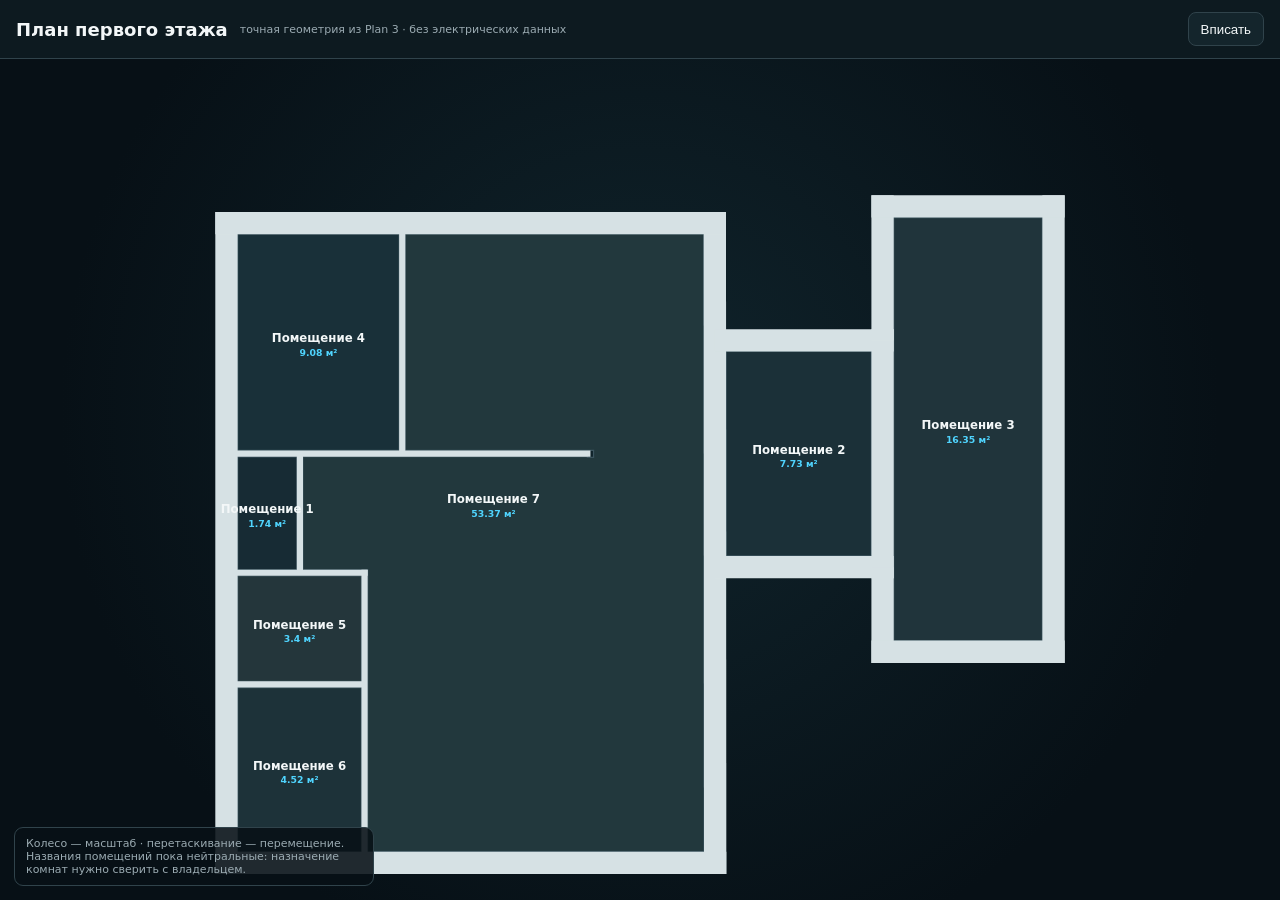
<file: tablet/plan-floor-1.html>
<!doctype html>
<html lang="ru"><head><meta charset="utf-8"><meta name="viewport" content="width=device-width,initial-scale=1">
<title>План первого этажа</title><style>
:root{--bg:#071016;--panel:#0d1a20;--ink:#f3f7f8;--muted:#9babb2;--cyan:#50d5ff;--line:#30434b}
*{box-sizing:border-box}html,body{height:100%;margin:0;background:var(--bg);color:var(--ink);font-family:system-ui,sans-serif;overflow:hidden}
.app{height:100%;display:grid;grid-template-rows:auto 1fr}header{display:flex;align-items:center;gap:12px;padding:12px 16px;background:var(--panel);border-bottom:1px solid var(--line)}
h1{font-size:18px;margin:0}.note{font-size:11px;color:var(--muted)}.spacer{flex:1}button{height:34px;padding:0 12px;border:1px solid var(--line);border-radius:8px;background:#14252c;color:var(--ink);cursor:pointer}
.stage{position:relative;min-height:0;overflow:hidden;touch-action:none;background:radial-gradient(circle at 50% 42%,#10242c,#071016 72%)}svg{width:100%;height:100%;display:block}#world{transform-origin:0 0}.room{stroke:#3b535d;stroke-width:2}.wall{stroke:#d6e1e4;stroke-linecap:square}.room-label{pointer-events:none}.room-name{fill:var(--ink);font-size:19px;font-weight:700}.room-area{fill:var(--cyan);font-size:15px;font-weight:700}
.legend{position:absolute;left:14px;bottom:14px;max-width:360px;padding:9px 11px;border-radius:9px;background:rgba(7,16,22,.88);color:var(--muted);font-size:11px;border:1px solid var(--line)}
@media(max-width:700px){header{padding:9px 10px}.note{display:none}h1{font-size:15px}}
</style></head><body><div class="app"><header><h1>План первого этажа</h1><span class="note">точная геометрия из Plan 3 · без электрических данных</span><span class="spacer"></span><button id="reset">Вписать</button></header>
<main class="stage" id="stage"><svg id="plan" viewBox="337.33 -163.14 1453.66 1356.14" aria-label="Архитектурный план первого этажа"><g id="world"><polygon class="room" points="415.33,660.33 510.75,660.33 510.75,478.32 415.33,478.32" fill="#172b34"/><polygon class="room" points="1202.96,308.48 1437.30,308.48 1437.30,638.28 1203.13,638.28" fill="#1b3038"/><polygon class="room" points="1473.30,774.73 1712.99,774.73 1712.99,92.61 1473.30,92.61" fill="#20343b"/><polygon class="room" points="415.33,468.08 675.75,468.08 675.75,119.39 415.33,119.39" fill="#193039"/><polygon class="room" points="415.33,840.45 615.00,840.45 615.01,670.33 415.33,670.32" fill="#24363b"/><polygon class="room" points="415.33,1115.00 614.99,1115.00 615.00,850.45 415.33,850.45" fill="#1d3239"/><polygon class="room" points="1167.37,1115.00 1166.84,119.39 685.75,119.39 685.75,468.08 989.25,468.08 989.25,479.08 979.25,479.08 979.25,478.08 520.75,478.08 520.75,660.32 625.01,660.33 624.99,1115.00" fill="#22383d"/><line class="wall" x1="397.33" y1="101.39" x2="397.33" y2="1133.00" stroke-width="36.00"/><line class="wall" x1="397.33" y1="1133.00" x2="1185.38" y2="1133.00" stroke-width="36.00"/><line class="wall" x1="1185.38" y1="1133.00" x2="1184.83" y2="101.39" stroke-width="36.00"/><line class="wall" x1="1184.83" y1="101.39" x2="397.33" y2="101.39" stroke-width="36.00"/><line class="wall" x1="415.33" y1="473.08" x2="979.25" y2="473.08" stroke-width="10.00"/><line class="wall" x1="619.99" y1="1115.00" x2="620.01" y2="665.33" stroke-width="10.00"/><line class="wall" x1="620.01" y1="665.33" x2="415.33" y2="665.32" stroke-width="10.00"/><line class="wall" x1="515.75" y1="478.08" x2="515.75" y2="660.32" stroke-width="10.00"/><line class="wall" x1="680.75" y1="468.08" x2="680.75" y2="119.39" stroke-width="10.00"/><line class="wall" x1="615.00" y1="845.45" x2="415.33" y2="845.45" stroke-width="10.00"/><line class="wall" x1="1202.93" y1="290.48" x2="1455.30" y2="290.48" stroke-width="36.00"/><line class="wall" x1="1203.13" y1="656.28" x2="1455.30" y2="656.28" stroke-width="36.00"/><line class="wall" x1="1455.30" y1="290.48" x2="1455.30" y2="656.28" stroke-width="36.00"/><line class="wall" x1="1455.30" y1="272.48" x2="1455.30" y2="74.61" stroke-width="36.00"/><line class="wall" x1="1455.30" y1="674.28" x2="1455.30" y2="792.73" stroke-width="36.00"/><line class="wall" x1="1455.30" y1="792.73" x2="1730.99" y2="792.73" stroke-width="36.00"/><line class="wall" x1="1730.99" y1="792.73" x2="1730.99" y2="74.61" stroke-width="36.00"/><line class="wall" x1="1455.30" y1="74.61" x2="1730.99" y2="74.61" stroke-width="36.00"/><g class="room-label" transform="translate(463.04 569.32)"><text class="room-name" text-anchor="middle">Помещение 1</text><text class="room-area" y="22" text-anchor="middle">1.74 м²</text></g><g class="room-label" transform="translate(1320.17 473.38)"><text class="room-name" text-anchor="middle">Помещение 2</text><text class="room-area" y="22" text-anchor="middle">7.73 м²</text></g><g class="room-label" transform="translate(1593.14 433.67)"><text class="room-name" text-anchor="middle">Помещение 3</text><text class="room-area" y="22" text-anchor="middle">16.35 м²</text></g><g class="room-label" transform="translate(545.54 293.73)"><text class="room-name" text-anchor="middle">Помещение 4</text><text class="room-area" y="22" text-anchor="middle">9.08 м²</text></g><g class="room-label" transform="translate(515.17 755.39)"><text class="room-name" text-anchor="middle">Помещение 5</text><text class="room-area" y="22" text-anchor="middle">3.4 м²</text></g><g class="room-label" transform="translate(515.16 982.72)"><text class="room-name" text-anchor="middle">Помещение 6</text><text class="room-area" y="22" text-anchor="middle">4.52 м²</text></g><g class="room-label" transform="translate(827.85 553.33)"><text class="room-name" text-anchor="middle">Помещение 7</text><text class="room-area" y="22" text-anchor="middle">53.37 м²</text></g></g></svg><div class="legend">Колесо — масштаб · перетаскивание — перемещение. Названия помещений пока нейтральные: назначение комнат нужно сверить с владельцем.</div></main></div>
<script>
const svg=document.querySelector('#plan'),world=document.querySelector('#world'),stage=document.querySelector('#stage');let scale=1,tx=0,ty=0,drag=false,px=0,py=0;
function paint(){world.setAttribute('transform',`translate(${tx} ${ty}) scale(${scale})`)}function reset(){scale=1;tx=0;ty=0;paint()}
stage.addEventListener('wheel',e=>{e.preventDefault();const k=e.deltaY<0?1.12:.89;scale=Math.max(.55,Math.min(4,scale*k));paint()},{passive:false});
stage.addEventListener('pointerdown',e=>{drag=true;px=e.clientX;py=e.clientY;stage.setPointerCapture(e.pointerId)});stage.addEventListener('pointermove',e=>{if(!drag)return;tx+=(e.clientX-px)/scale;ty+=(e.clientY-py)/scale;px=e.clientX;py=e.clientY;paint()});stage.addEventListener('pointerup',()=>drag=false);document.querySelector('#reset').onclick=reset;
</script></body></html>
</file>
